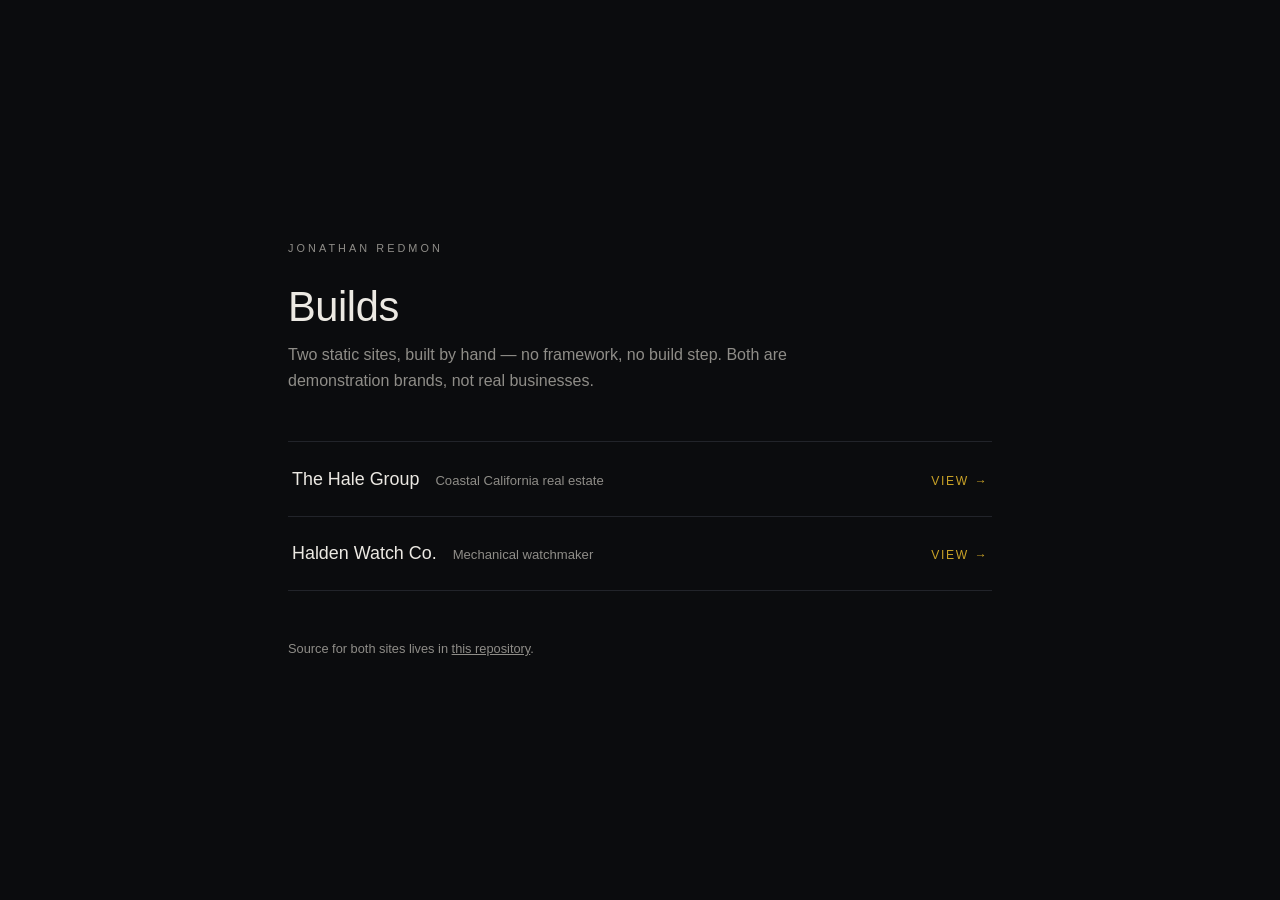
<file: index.html>
<!doctype html>
<meta charset="utf-8">
<meta name="viewport" content="width=device-width,initial-scale=1">
<title>Builds — Jonathan Redmon</title>
<meta name="description" content="Live portfolio builds. Two hand-built static sites, no frameworks, no build step.">
<meta name="robots" content="noindex">
<link rel="icon" href="data:image/svg+xml,%3Csvg xmlns='http://www.w3.org/2000/svg' viewBox='0 0 32 32'%3E%3Crect width='32' height='32' fill='%230b0c0e'/%3E%3Cpath d='M8 22V10h3l5 8 5-8h3v12' stroke='%23c9a227' stroke-width='2' fill='none'/%3E%3C/svg%3E">
<style>
  :root{--bg:#0b0c0e;--tx:#ece9e3;--tx2:#8f8d88;--line:#22242a;--accent:#c9a227}
  *{box-sizing:border-box}
  body{margin:0;background:var(--bg);color:var(--tx);
    font:400 16px/1.6 ui-sans-serif,-apple-system,"Segoe UI",Helvetica,Arial,sans-serif;
    -webkit-font-smoothing:antialiased;display:flex;align-items:center;justify-content:center;
    min-height:100vh;min-height:100dvh;padding:8vh 6vw}
  main{width:100%;max-width:44rem}
  .eyebrow{font-size:.68rem;letter-spacing:.28em;text-transform:uppercase;color:var(--tx2);margin:0 0 1.6rem}
  h1{font-size:clamp(1.7rem,5vw,2.6rem);line-height:1.15;font-weight:500;margin:0 0 .7rem;letter-spacing:-.01em}
  .lede{color:var(--tx2);margin:0 0 3rem;max-width:34rem}
  ul{list-style:none;margin:0;padding:0;border-top:1px solid var(--line)}
  li{border-bottom:1px solid var(--line)}
  a.build{display:flex;flex-wrap:wrap;align-items:baseline;gap:.4rem 1rem;
    padding:1.4rem .25rem;color:inherit;text-decoration:none;transition:padding-left .35s cubic-bezier(.23,1,.32,1)}
  a.build:hover,a.build:focus-visible{padding-left:.85rem}
  a.build:focus-visible{outline:2px solid var(--accent);outline-offset:3px}
  .name{font-size:1.12rem;font-weight:500}
  .kind{color:var(--tx2);font-size:.82rem;flex:1 1 auto}
  .go{color:var(--accent);font-size:.76rem;letter-spacing:.14em;text-transform:uppercase;white-space:nowrap}
  footer{margin-top:3rem;color:var(--tx2);font-size:.8rem}
  footer a{color:var(--tx2)}
</style>
<main>
  <p class="eyebrow">Jonathan Redmon</p>
  <h1>Builds</h1>
  <p class="lede">Two static sites, built by hand — no framework, no build step. Both are
    demonstration brands, not real businesses.</p>
  <ul>
    <li><a class="build" href="hale-group/">
      <span class="name">The Hale Group</span>
      <span class="kind">Coastal California real estate</span>
      <span class="go">View &rarr;</span></a></li>
    <li><a class="build" href="halden-watch/">
      <span class="name">Halden Watch Co.</span>
      <span class="kind">Mechanical watchmaker</span>
      <span class="go">View &rarr;</span></a></li>
  </ul>
  <footer>Source for both sites lives in
    <a href="https://github.com/jredmon07-ship-it/builds-live">this repository</a>.</footer>
</main>
</file>
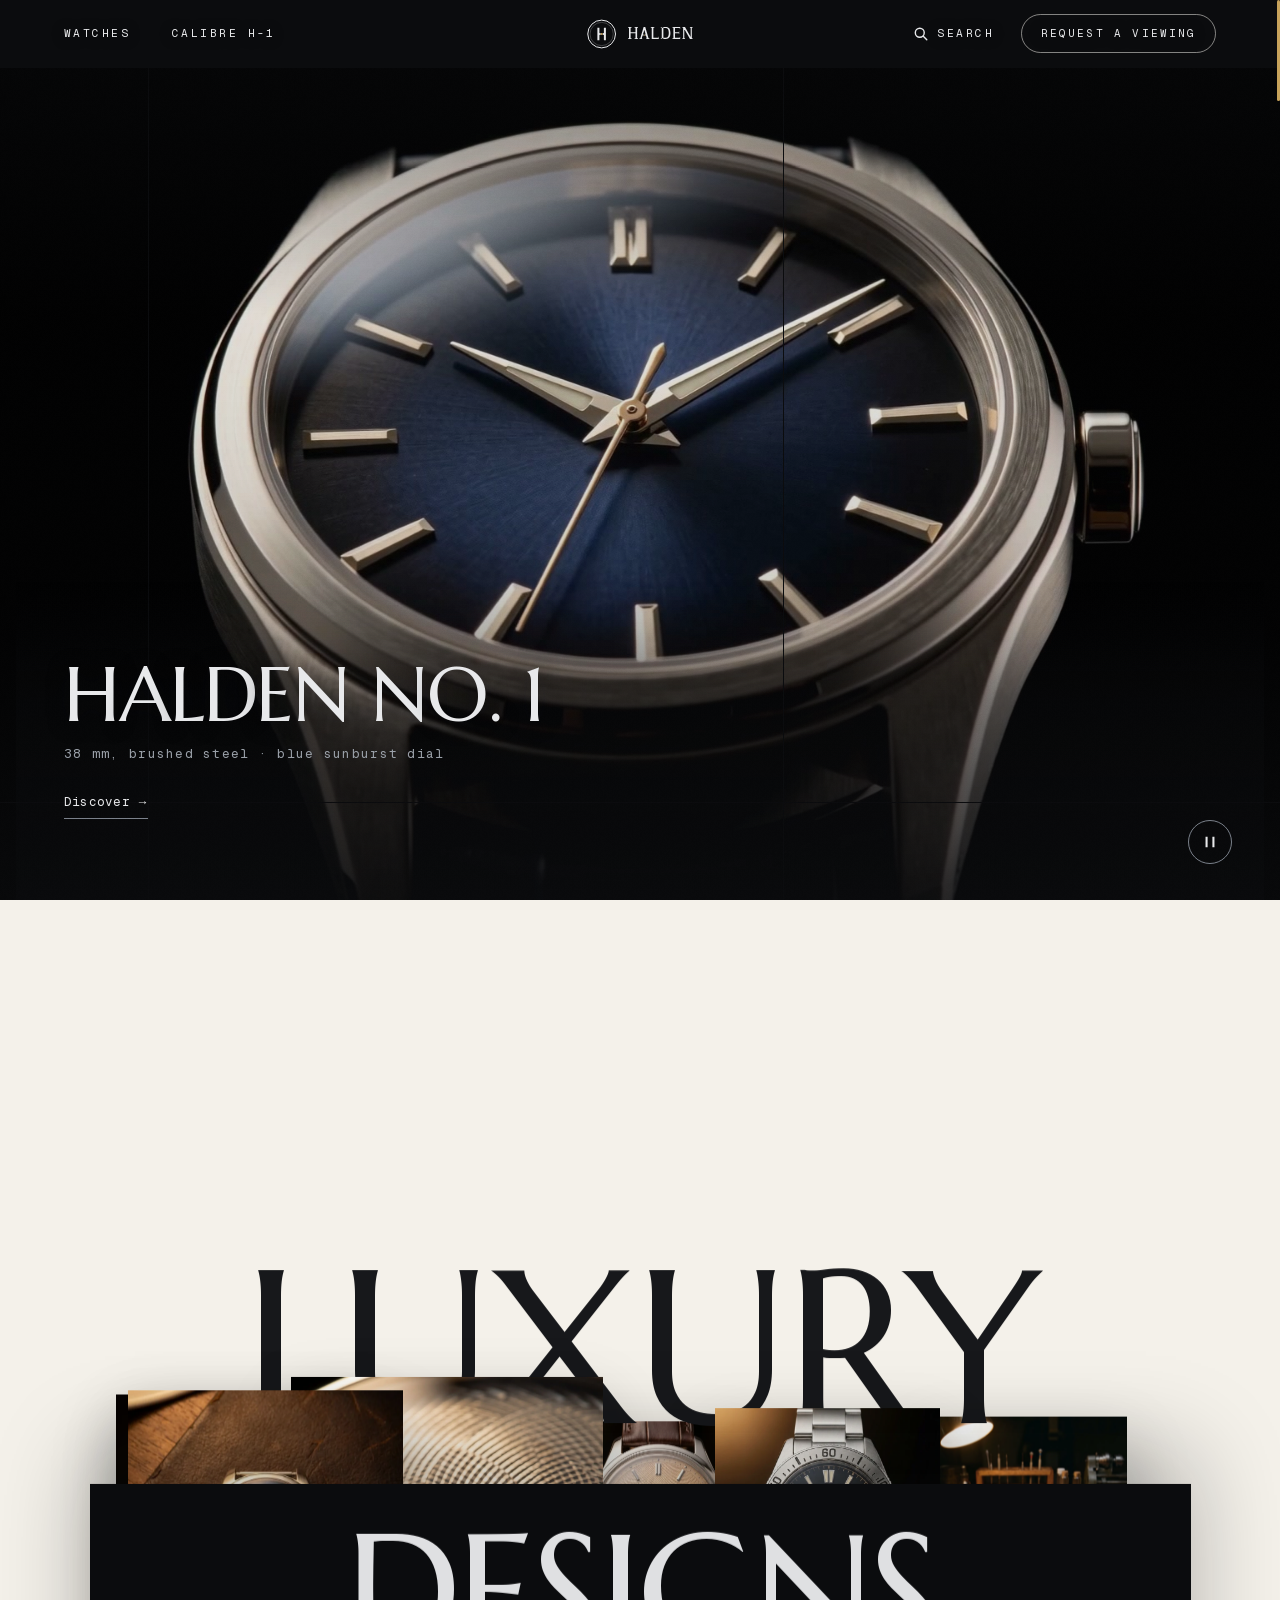
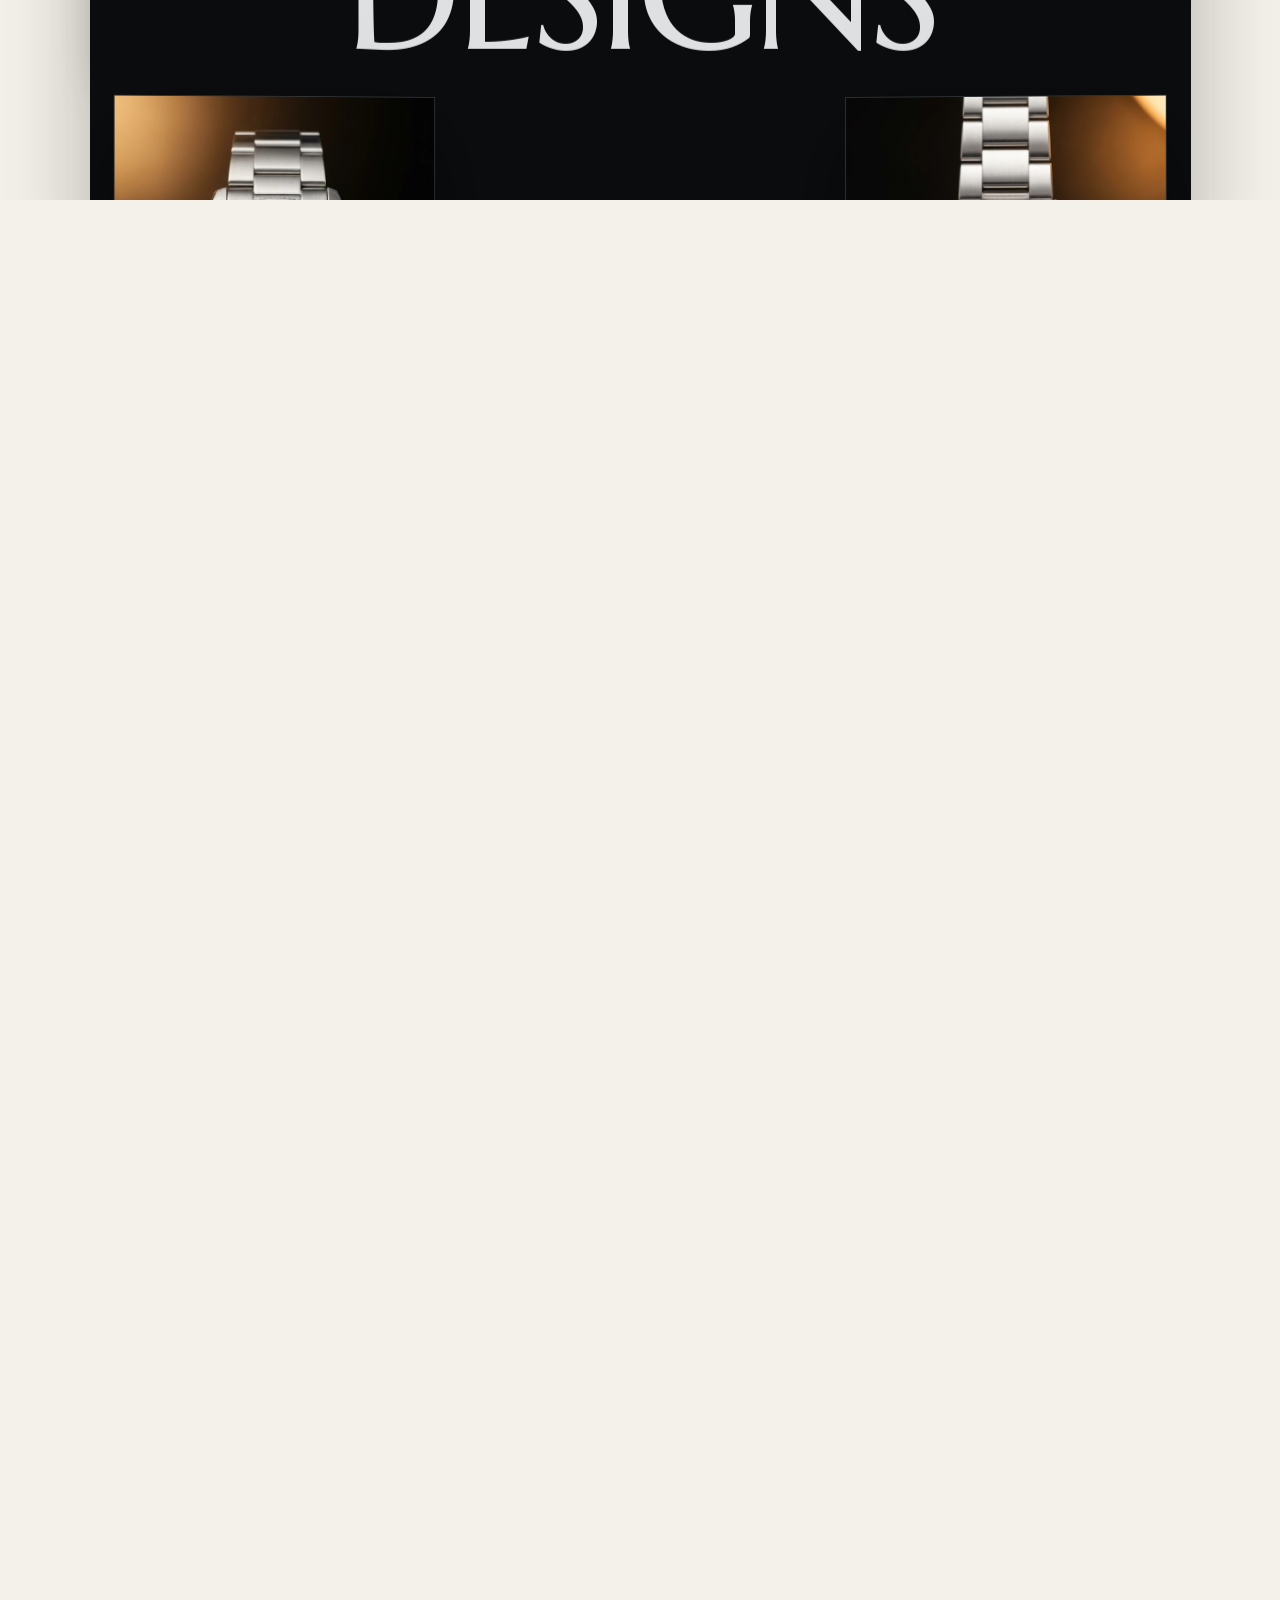
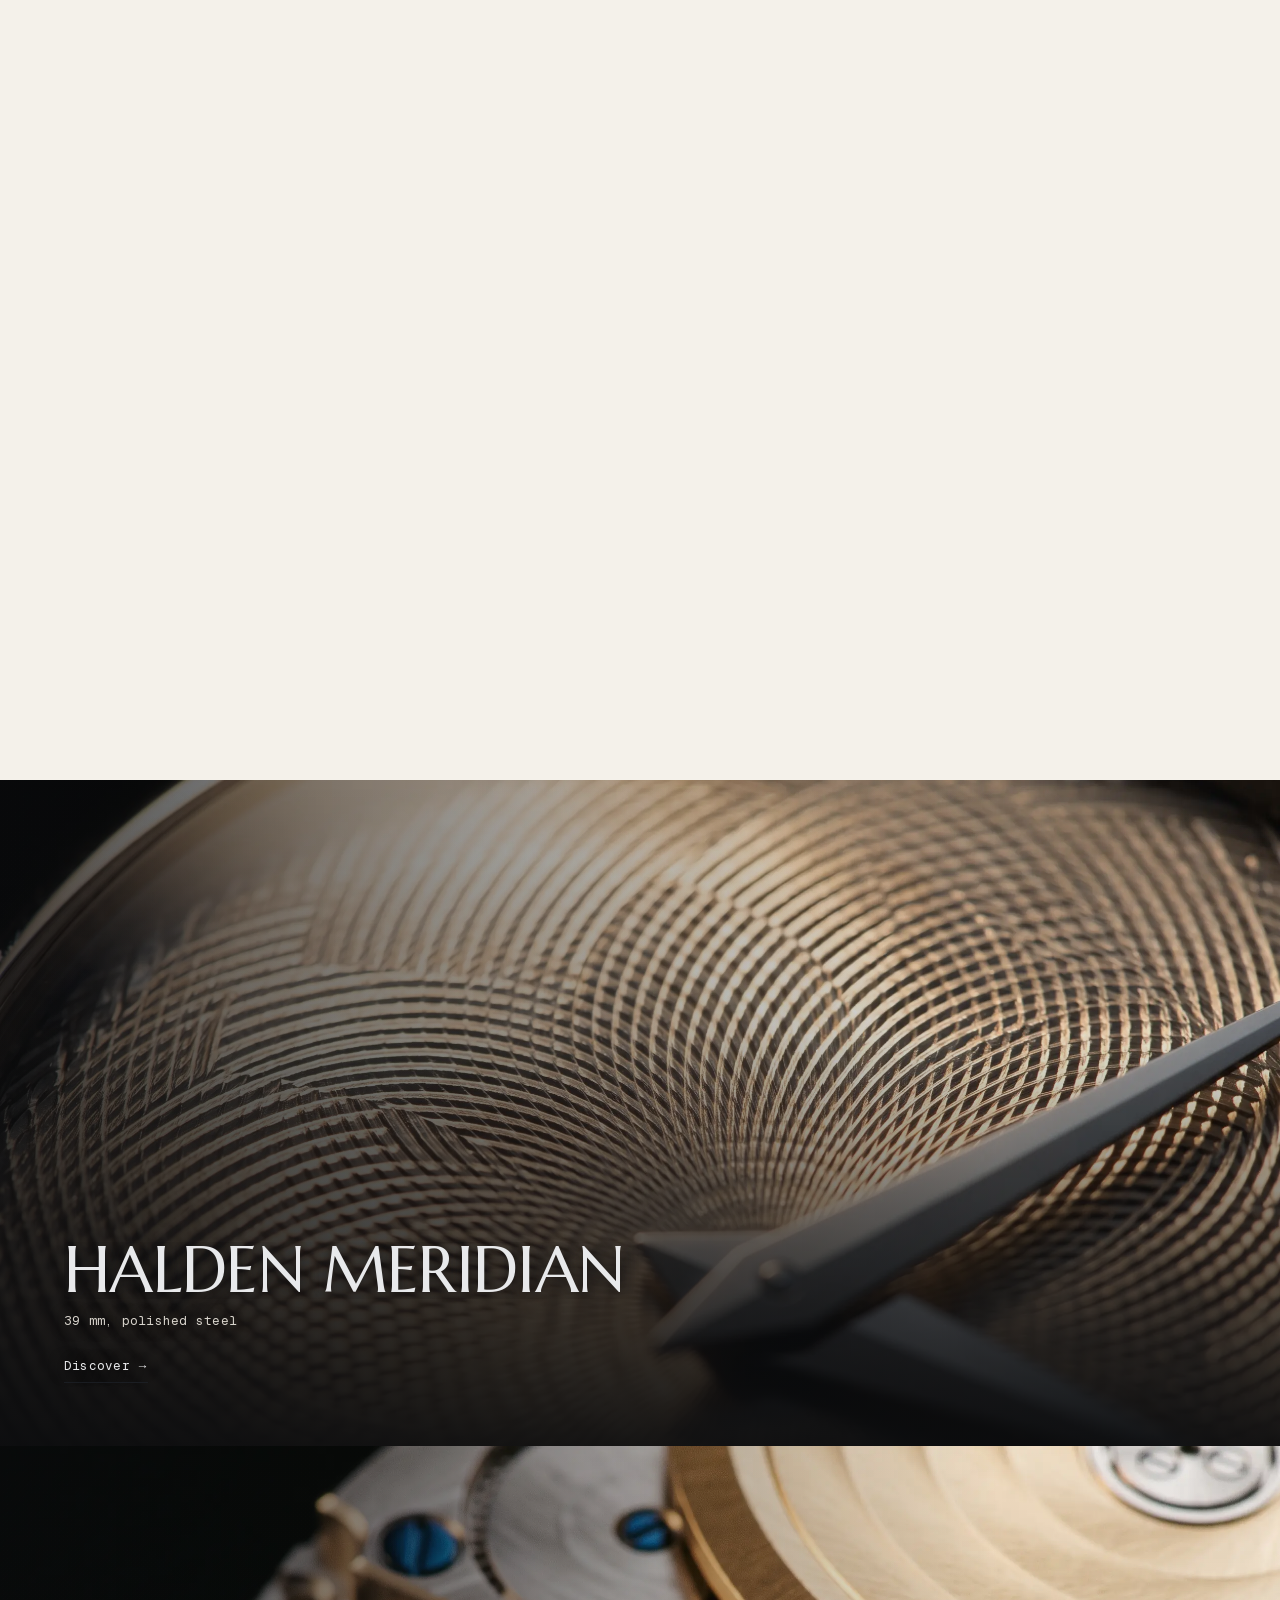
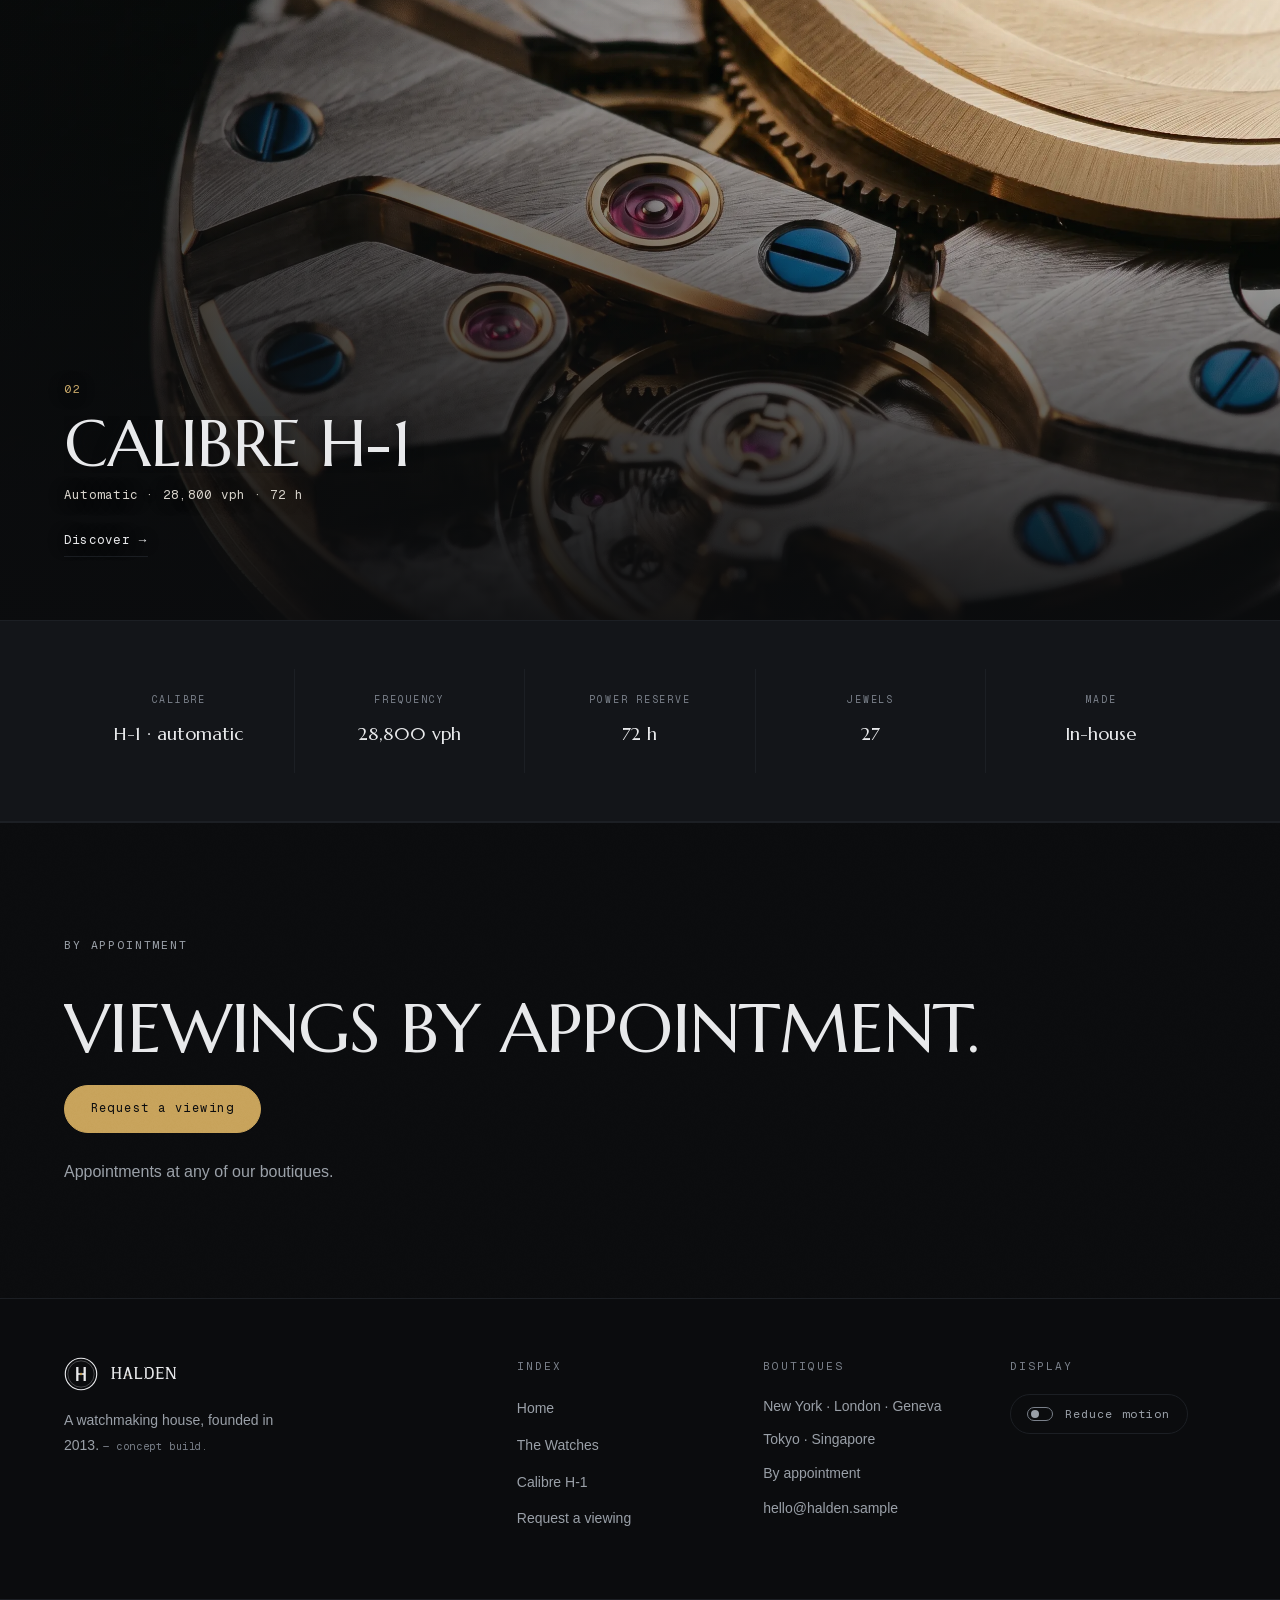
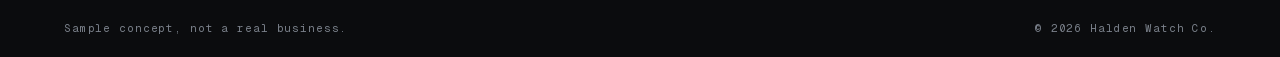
<file: halden-watch/index.html>
<!DOCTYPE html>
<html lang="en" class="no-js">
<head>
<meta charset="utf-8">
<meta name="viewport" content="width=device-width, initial-scale=1">
<title>Halden Watch Co. — Luxury mechanical watches</title>
<meta name="description" content="Halden makes luxury mechanical watches. Five references built on the in-house Calibre H-1, in numbered series, shown at our boutiques by appointment.">
<link rel="canonical" href="https://halden.sample/">
<meta name="theme-color" content="#FFFFFF">
<meta property="og:type" content="website">
<meta property="og:site_name" content="Halden Watch Co.">
<meta property="og:url" content="https://halden.sample/">
<meta property="og:title" content="Halden Watch Co. — Luxury mechanical watches">
<meta property="og:description" content="Luxury mechanical watches. Five references on the in-house Calibre H-1, shown at our boutiques by appointment.">
<meta property="og:image" content="https://halden.sample/assets/og.jpg">
<meta property="og:image:width" content="1200">
<meta property="og:image:height" content="630">
<meta property="og:image:alt" content="Halden No. 1 in close-up: blue sunburst dial, dauphine hands, a champagne seconds hand, brushed steel on a near-black ground.">
<meta name="twitter:card" content="summary_large_image">
<meta name="twitter:title" content="Halden Watch Co. — Luxury mechanical watches">
<meta name="twitter:description" content="Luxury mechanical watches. Five references on the in-house Calibre H-1, shown at our boutiques by appointment.">
<meta name="twitter:image" content="https://halden.sample/assets/og.jpg">
<script>document.documentElement.classList.remove('no-js');document.documentElement.classList.add('js');</script>
<link rel="icon" type="image/svg+xml" href="assets/img/favicon.svg">
<link rel="alternate icon" type="image/png" sizes="32x32" href="assets/img/favicon-32.png">
<link rel="apple-touch-icon" sizes="180x180" href="assets/img/apple-touch-icon.png">
<link rel="preload" href="assets/fonts/halden-display.woff2" as="font" type="font/woff2" crossorigin>
<link rel="preload" href="assets/fonts/halden-mono.woff2" as="font" type="font/woff2" crossorigin>
<link rel="stylesheet" href="assets/tokens.css">
<link rel="stylesheet" href="assets/main.css">
<link rel="stylesheet" href="assets/watch.css">
<script src="assets/main.js" defer></script>
<script type="application/ld+json">
{
  "@context": "https://schema.org",
  "@graph": [
    {
      "@type": "Organization",
      "@id": "https://halden.sample/#org",
      "name": "Halden Watch Co.",
      "url": "https://halden.sample/",
      "email": "hello@halden.sample",
      "description": "Watchmaking house building automatic mechanical watches on the in-house Calibre H-1. Five references in numbered series, shown at the house's boutiques by appointment.",
      "disambiguatingDescription": "Sample concept build — not a real business.",
      "brand": { "@id": "https://halden.sample/#brand" },
      "logo": "https://halden.sample/assets/img/apple-touch-icon.png"
    },
    {
      "@type": "Brand",
      "@id": "https://halden.sample/#brand",
      "name": "Halden",
      "slogan": "Every Halden is built on the house's own Calibre H-1.",
      "logo": "https://halden.sample/assets/img/apple-touch-icon.png"
    },
    {
      "@type": "WebSite",
      "@id": "https://halden.sample/#site",
      "url": "https://halden.sample/",
      "name": "Halden Watch Co.",
      "publisher": { "@id": "https://halden.sample/#org" },
      "inLanguage": "en"
    }
  ]
}
</script>
</head>
<body class="has-film">

<a class="skip" href="#main">Skip to content</a>

<header class="hdr" data-hdr>
  <div class="hdr__in">
    <button class="hdr__burger" type="button" data-menu-btn aria-expanded="false" aria-controls="menu-pane">
      <span class="bars" aria-hidden="true"><i></i><i></i></span>Menu
    </button>
    <a class="hdr__mark" href="index.html" aria-label="Halden Watch Co., home">
      <!-- Halden marks: hand-drawn monogram seal + engraved logotype; the A carries the pallet jewel -->
      <svg class="seal" viewBox="0 0 48 48" fill="none" aria-hidden="true" focusable="false"><circle cx="24" cy="24" r="22.2" stroke="currentColor" stroke-width="1.6"/><circle cx="24" cy="24" r="18.6" stroke="currentColor" stroke-width="0.7" opacity="0.55"/><path d="M17.2 14h3.2v20h-3.2ZM27.6 14h3.2v20h-3.2ZM20.4 22.9h1.9v2.2h-1.9ZM25.7 22.9h1.9v2.2h-1.9Z" fill="currentColor"/><path d="M20.4 22.9h1.6v2.2h-1.6ZM26 22.9h1.6v2.2h-1.6Z" fill="currentColor"/><circle cx="24" cy="24" r="1.7" fill="#C8A35B"/></svg>
      <svg class="word" viewBox="0 0 242 48" fill="none" aria-hidden="true" focusable="false"><path d="M5 0H11V44H5ZM29 0H35V44H29ZM1.6 0H14.4V2.4H1.6ZM1.6 41.6H14.4V44H1.6ZM25.6 0H38.4V2.4H25.6ZM25.6 41.6H38.4V44H25.6ZM11 19H29V23H11Z" fill="currentColor"/><path d="M58.9 0L65.1 0L51.2 44L46 44ZM58.9 0L65.1 0L78 44L71.2 44ZM54.4 28L59.5 28L59.5 31.6L53.77 31.6ZM64.5 28L68.58 28L69.08 31.6L64.5 31.6ZM43.6 41.6H53.6V44H43.6ZM68.8 41.6H80.4V44H68.8Z" fill="currentColor"/><circle cx="62" cy="29.8" r="2.05" fill="#C8A35B"/><path d="M89 0H95V44H89ZM85.6 0H98.4V2.4H85.6ZM89 40H115V44H89ZM113.6 36H115V44H113.6Z" fill="currentColor"/><path d="M126 0H141C153.5 0 158 8.5 158 22C158 35.5 153.5 44 141 44H126ZM132 4H140.5C148.5 4 152 11 152 22C152 33 148.5 40 140.5 40H132ZM122.6 0H132V2.4H122.6ZM122.6 41.6H132V44H122.6Z" fill="currentColor" fill-rule="evenodd"/><path d="M169 0H175V44H169ZM165.6 0H178.4V2.4H165.6ZM165.6 41.6H178.4V44H165.6ZM169 0H194V4H169ZM192.6 0H194V7.5H192.6ZM169 19.4H190.5V23H169ZM189.2 16.8H190.5V25.6H189.2ZM169 40H194V44H169ZM192.6 36.5H194V44H192.6Z" fill="currentColor"/><path d="M205 0H209.2V44H205ZM232.8 0H237V44H232.8ZM205 0L211.8 0L237 44L230.2 44ZM202.2 0H212V2.4H202.2ZM202.2 41.6H212V44H202.2ZM230 0H239.8V2.4H230ZM230 41.6H239.8V44H230Z" fill="currentColor"/></svg>
      <span class="visually-hidden">Halden Watch Co.</span>
    </a>
    <nav class="hdr__nav" aria-label="Primary">
      <div class="hdr__group" data-wnav>
        <a href="collection.html">Watches</a>
        <div class="wpanel">
          <div class="wpanel__in">
            <a class="wpanel__item" href="collection.html#no1">
              <img src="assets/img/s10-no1-front.webp" width="720" height="965" loading="eager" alt="">
              <span class="nm">Halden No. 1</span>
              <span class="dl">38 mm · blue sunburst</span>
            </a>
            <a class="wpanel__item" href="collection.html#meridian">
              <img src="assets/img/s11-meridian-front.webp" width="720" height="965" loading="eager" alt="">
              <span class="nm">Halden Meridian</span>
              <span class="dl">39 mm · champagne guilloché</span>
            </a>
            <a class="wpanel__item" href="collection.html#field">
              <img src="assets/img/s12-field-front.webp" width="720" height="965" loading="eager" alt="">
              <span class="nm">Halden Field</span>
              <span class="dl">36 mm · salmon</span>
            </a>
            <a class="wpanel__item" href="collection.html#tide">
              <img src="assets/img/s15-tide-front.webp" width="720" height="965" loading="eager" alt="">
              <span class="nm">Halden Tide</span>
              <span class="dl">40 mm · black · diver</span>
            </a>
            <a class="wpanel__item" href="collection.html#crossing">
              <img src="assets/img/s16-crossing-front.webp" width="720" height="965" loading="eager" alt="">
              <span class="nm">Halden Crossing</span>
              <span class="dl">39 mm · navy · dual time</span>
            </a>
            <a class="wpanel__all" href="collection.html">The full collection <span class="arr" aria-hidden="true">&rarr;</span></a>
          </div>
        </div>
      </div>
      <a href="movement.html">Calibre H-1</a>
    </nav>
    <div class="hdr__util">
      <button class="hdr__searchbtn" type="button" data-search-btn aria-expanded="false" aria-controls="search-pane">
        <svg class="i-mag" viewBox="0 0 16 16" width="14" height="14" aria-hidden="true" focusable="false"><circle cx="6.6" cy="6.6" r="5.1" fill="none" stroke="currentColor" stroke-width="1.6"/><path d="m10.6 10.6 4 4" stroke="currentColor" stroke-width="1.6" stroke-linecap="round"/></svg>
        <span class="hdr__searchlbl">Search</span>
      </button>
      <a class="pill hdr__cta" href="contact.html">Request a viewing</a>
    </div>
  </div>
</header>

<!-- W5 (owner): the search panel — Rolex-style site search, dropped from the bar.
     JS-only (the button is hidden without JS); the index lives in main.js. -->
<div class="spanel" id="search-pane" data-search hidden>
  <div class="spanel__in">
    <form class="spanel__form" role="search" data-search-form>
      <svg class="i-mag" viewBox="0 0 16 16" width="14" height="14" aria-hidden="true" focusable="false"><circle cx="6.6" cy="6.6" r="5.1" fill="none" stroke="currentColor" stroke-width="1.6"/><path d="m10.6 10.6 4 4" stroke="currentColor" stroke-width="1.6" stroke-linecap="round"/></svg>
      <input class="spanel__input" type="search" name="q" placeholder="Search the house" aria-label="Search Halden Watch Co." autocomplete="off" data-search-input>
      <button class="spanel__close" type="button" data-search-close aria-label="Close search">
        <svg viewBox="0 0 14 14" width="14" height="14" aria-hidden="true" focusable="false"><path d="M1 1l12 12M13 1L1 13" stroke="currentColor" stroke-width="1.6" stroke-linecap="round"/></svg>
      </button>
    </form>
    <p class="spanel__label" data-search-label>Popular on this site</p>
    <ul class="spanel__results" data-search-results></ul>
  </div>
</div>

<div class="menu" id="menu-pane" data-menu hidden>
  <div class="menu__scrim" data-menu-close aria-hidden="true"></div>
  <div class="menu__panel" tabindex="-1">
    <nav aria-label="Menu">
      <ul>
        <li><a class="big" href="index.html" aria-current="page">Home</a></li>
        <li>
          <a class="big" href="collection.html">Watches</a>
          <ul class="menu__watches">
            <li><a href="collection.html#no1"><img src="assets/img/s10-no1-front.webp" width="720" height="965" loading="lazy" alt="">No. 1</a></li>
            <li><a href="collection.html#meridian"><img src="assets/img/s11-meridian-front.webp" width="720" height="965" loading="lazy" alt="">Meridian</a></li>
            <li><a href="collection.html#field"><img src="assets/img/s12-field-front.webp" width="720" height="965" loading="lazy" alt="">Field</a></li>
            <li><a href="collection.html#tide"><img src="assets/img/s15-tide-front.webp" width="720" height="965" loading="lazy" alt="">Tide</a></li>
            <li><a href="collection.html#crossing"><img src="assets/img/s16-crossing-front.webp" width="720" height="965" loading="lazy" alt="">Crossing</a></li>
          </ul>
        </li>
        <li><a class="big" href="movement.html">Calibre H-1</a></li>
        <li><a class="big" href="contact.html">Request a viewing</a></li>
      </ul>
    </nav>
    <p class="menu__foot">Our boutiques, by appointment · hello@halden.sample</p>
  </div>
</div>


<main id="main">

<!-- ============ 01 · THE FILM (Vanguart moment, Omega manners) ============ -->
<section class="film grain" data-film>
  <div class="film__fix">
    <div class="film__media">
      <picture>
        <source media="(max-width: 768px)" srcset="assets/img/hero-poster-9x16.jpg">
        <img class="film__poster" src="assets/img/hero-poster.jpg" fetchpriority="high"
             alt="Halden No. 1 in close-up: a blue sunburst dial falling to near-black, polished dauphine hands at ten past ten, a champagne seconds hand, brushed steel case against a black ground.">
      </picture>
      <video class="film__vid" muted playsinline loop preload="none"
             poster="assets/img/hero-poster.jpg"
             data-src="assets/video/hero-16x9.mp4"
             data-src-portrait="assets/video/hero-9x16.mp4"
             aria-hidden="true" tabindex="-1"></video>
    </div>
    <div class="film__scrim" aria-hidden="true"></div>
    <div class="film__copy">
      <!-- R61 (owner): the wordmark is already in the header; repeating the house
           name above the watch name was saying it twice. -->
      <!-- R60 (owner, Omega reference): their opener is a SPECIFIC watch, not a
           category statement — "Speedmaster 38 mm | Explore a Smaller Size" and a
           Discover. "Luxury mechanical watches, made in-house" was a category.
           It names No. 1 because that is the watch the hero film actually shows;
           naming any other reference would put the wrong watch under the words. -->
      <h1 class="display" data-reveal="chars">Halden No. 1</h1>
      <p class="film__spec" data-reveal="block">38 mm, brushed steel &middot; blue sunburst dial</p>
      <a class="tlink" href="collection.html#no1">Discover <span class="arr" aria-hidden="true">&rarr;</span></a>
    </div>
    <button class="film__pause" type="button" data-film-pause aria-pressed="false" aria-label="Pause the film">
      <svg class="i-pause" viewBox="0 0 14 14" width="12" height="12" aria-hidden="true"><path d="M3 1v12M11 1v12" stroke="currentColor" stroke-width="2.4"/></svg>
      <svg class="i-play" viewBox="0 0 14 14" width="12" height="12" aria-hidden="true"><path d="M3 1.5v11l9-5.5Z" fill="currentColor"/></svg>
    </button>
  </div>
</section>

<!-- ============ IN HOUSE — the page holds while the plates rise ===========
     R95 (owner): the section PINS. The word stays put and the square plates climb
     up through it from below the fold, each starting at its own point in the
     scroll so they arrive one after another rather than as a sheet. The page only
     moves on once they have passed. Without JS, or under reduced motion, it is a
     single static screen with the plates simply placed. -->
<section class="stack g-paper" data-stack aria-labelledby="scatter-t">
 <div class="stack__pin">
  <div class="scatter__stage" data-stack-under>
    <h2 class="scatter__word" id="scatter-t">Luxury</h2>
    <div class="scatter__field">
        <figure class="scatter__p scatter__p--a" data-rise="0.00">
          <img src="assets/img/s13-no1-quarter.webp" alt="Halden No. 1 at three-quarters, the blue sunburst dial under a low light." width="900" height="900" loading="lazy">
        </figure>
        <figure class="scatter__p scatter__p--b" data-rise="0.11">
          <img src="assets/img/s9-movement-holders.webp" alt="Movements resting in brass holders on the bench between timing runs." width="900" height="900" loading="lazy">
        </figure>
        <figure class="scatter__p scatter__p--e" data-rise="0.22">
          <img src="assets/img/s11-meridian-front.webp" alt="Halden Meridian, straight on: champagne guilloche dial, polished steel case." width="900" height="900" loading="lazy">
        </figure>
        <figure class="scatter__p scatter__p--c" data-rise="0.33">
          <img src="assets/img/s5-meridian-dial-macro.webp" alt="The Meridian's guilloche field in macro, engine-turned to the edge." width="900" height="900" loading="lazy">
        </figure>
        <figure class="scatter__p scatter__p--f" data-rise="0.44">
          <img src="assets/img/s15-tide-front.webp" alt="Halden Tide, straight on: black dial, brushed steel case." width="900" height="900" loading="lazy">
        </figure>
        <figure class="scatter__p scatter__p--d" data-rise="0.56">
          <img src="assets/img/s14-no1-bench.webp" alt="Halden No. 1 on the bench beside a loupe and tweezers." width="900" height="900" loading="lazy">
        </figure>
    </div>
  </div>

  <!-- ============ DESIGNS — the panel that pushes =======================
       R110 (owner): "the luxury doesnt move until the square with the new
       watches hits the bottom ... the luxury gets pushed up by the new watches
       square". So NEW is no longer a section that scrolls over the top of the
       statement — it is a panel inside the same pinned stage. It rises from
       below the fold and the statement is translated up by exactly the amount
       the panel has risen, so the two edges stay glued and the panel physically
       carries the word off the top. It is inset left and right so the cream page
       still shows down both sides as it climbs. The two watches then close in
       from the sides, after the push has finished. -->
  <div class="closer__panel" data-stack-over>
   <section class="closer__stage" aria-labelledby="closer-t">
    <h2 class="closer__word" id="closer-t">Designs</h2>
    <a class="closer__card closer__card--l" href="collection.html#tide" data-close-l>
      <figure class="closer__fig"><img src="assets/img/s15-tide-front.webp" alt="Halden Tide, straight on: black dial, brushed steel case." width="720" height="965" loading="lazy"></figure>
      <span class="closer__meta"><b>Halden Tide</b><i>40 mm, brushed steel</i></span>
    </a>
    <a class="closer__card closer__card--r" href="collection.html#crossing" data-close-r>
      <figure class="closer__fig"><img src="assets/img/s16-crossing-front.webp" alt="Halden Crossing, straight on: navy dial, polished steel case." width="720" height="965" loading="lazy"></figure>
      <span class="closer__meta"><b>Halden Crossing</b><i>39 mm, polished steel</i></span>
    </a>
   </section>
  </div>
 </div>
</section>



<!-- R53 (owner): the numbered "01 — The house" chapter is CUT. With its copy
     trimmed it was one short column against an empty right half, and it restated
     the film headline ("made in-house") and section 03. Its one genuinely
     concrete line — the five-position timing — moves into the Calibre chapter,
     which has an image and a spec table to carry it. -->


<!-- R55 (owner, Omega reference): Omega breaks its homepage with a full-bleed
     feature — one image, a product name, a qualifier, a single CTA. Halden ran
     hero -> carousel -> chapter -> chapter with no change of gear. This is the
     break: type over image, nothing explained. -->
<section class="fband" aria-labelledby="fband-title">
  <img class="fband__img" src="assets/img/s5-meridian-dial-macro.webp" alt="The Halden Meridian dial in macro: a champagne guilloche field under polished dauphine hands." width="1600" height="1067" loading="lazy">
  <div class="fband__copy">
    <h2 class="fband__t" id="fband-title" data-reveal="lines">Halden Meridian</h2>
    <p class="fband__s" data-reveal="block">39 mm, polished steel</p>
    <a class="tlink" href="collection.html#meridian">Discover <span class="arr" aria-hidden="true">&rarr;</span></a>
  </div>
</section>


<!-- R77 (owner): the manufacture chapter is off the homepage — founding dates
     are not what a visitor came for. The Calibre page still carries the record. -->




<!-- ============ 06 · THE BOUTIQUES ============ -->
<!-- R78 (owner): the Calibre sits above the locations now — the
     watches lead, the movement closes.  -->
<!-- ============ 04 · CALIBRE H-1 (full-bleed, then a centred spec strip) ====
     R57 (owner): every chapter was the same photo-beside-a-paragraph block, which
     is exactly why this read like the other site. Omega does not do that — it runs
     a full-bleed image with a name and one CTA over it, and puts specification in
     its own centred strip. Rebuilt to that. -->
<section class="fband fband--tall" aria-labelledby="cal-title">
  <img class="fband__img" src="assets/img/s6-movement-macro-a.webp" width="2752" height="1536" loading="lazy"
       alt="Macro of the Calibre H-1: German-silver bridges under Geneva striping, ruby jewels in gold chatons, blued screws, the champagne rotor edge entering the frame.">
  <div class="fband__copy">
    <p class="kicker" data-reveal="block">02</p>
    <h2 class="fband__t" id="cal-title" data-reveal="lines">Calibre H-1</h2>
    <p class="fband__s" data-reveal="block">Automatic · 28,800 vph · 72 h</p>
    <a class="tlink" href="movement.html">Discover <span class="arr" aria-hidden="true">&rarr;</span></a>
  </div>
</section>

<section class="specstrip">
  <div class="shell">
    <dl class="specrow" data-reveal="block">
      <div><dt>Calibre</dt><dd>H-1 · automatic</dd></div>
      <div><dt>Frequency</dt><dd>28,800 vph</dd></div>
      <div><dt>Power reserve</dt><dd>72 h</dd></div>
      <div><dt>Jewels</dt><dd>27</dd></div>
      <div><dt>Made</dt><dd>In-house</dd></div>
    </dl>
  </div>
</section>

<!-- R97 (owner): the boutique list is off the homepage. -->

<!-- ============ 07 · VIEWING BAND ============ -->

<section class="cta-band grain">
  <div class="shell in">
    <p class="kicker" data-reveal="block">By appointment</p>
    <h2 class="title" data-reveal="lines">Viewings by appointment.</h2>
    <a class="pill pill--solid" href="contact.html">Request a viewing</a>
    <p class="note" data-reveal="block">Appointments at any of our boutiques.</p>
  </div>
</section>

</main>

<footer class="ftr">
  <div class="ftr__grid">
    <div class="ftr__brand">
      <div class="lockup" aria-hidden="true"><svg class="seal" viewBox="0 0 48 48" fill="none" aria-hidden="true" focusable="false"><circle cx="24" cy="24" r="22.2" stroke="currentColor" stroke-width="1.6"/><circle cx="24" cy="24" r="18.6" stroke="currentColor" stroke-width="0.7" opacity="0.55"/><path d="M17.2 14h3.2v20h-3.2ZM27.6 14h3.2v20h-3.2ZM20.4 22.9h1.9v2.2h-1.9ZM25.7 22.9h1.9v2.2h-1.9Z" fill="currentColor"/><path d="M20.4 22.9h1.6v2.2h-1.6ZM26 22.9h1.6v2.2h-1.6Z" fill="currentColor"/><circle cx="24" cy="24" r="1.7" fill="#C8A35B"/></svg><svg class="word" viewBox="0 0 242 48" fill="none" aria-hidden="true" focusable="false"><path d="M5 0H11V44H5ZM29 0H35V44H29ZM1.6 0H14.4V2.4H1.6ZM1.6 41.6H14.4V44H1.6ZM25.6 0H38.4V2.4H25.6ZM25.6 41.6H38.4V44H25.6ZM11 19H29V23H11Z" fill="currentColor"/><path d="M58.9 0L65.1 0L51.2 44L46 44ZM58.9 0L65.1 0L78 44L71.2 44ZM54.4 28L59.5 28L59.5 31.6L53.77 31.6ZM64.5 28L68.58 28L69.08 31.6L64.5 31.6ZM43.6 41.6H53.6V44H43.6ZM68.8 41.6H80.4V44H68.8Z" fill="currentColor"/><circle cx="62" cy="29.8" r="2.05" fill="#C8A35B"/><path d="M89 0H95V44H89ZM85.6 0H98.4V2.4H85.6ZM89 40H115V44H89ZM113.6 36H115V44H113.6Z" fill="currentColor"/><path d="M126 0H141C153.5 0 158 8.5 158 22C158 35.5 153.5 44 141 44H126ZM132 4H140.5C148.5 4 152 11 152 22C152 33 148.5 40 140.5 40H132ZM122.6 0H132V2.4H122.6ZM122.6 41.6H132V44H122.6Z" fill="currentColor" fill-rule="evenodd"/><path d="M169 0H175V44H169ZM165.6 0H178.4V2.4H165.6ZM165.6 41.6H178.4V44H165.6ZM169 0H194V4H169ZM192.6 0H194V7.5H192.6ZM169 19.4H190.5V23H169ZM189.2 16.8H190.5V25.6H189.2ZM169 40H194V44H169ZM192.6 36.5H194V44H192.6Z" fill="currentColor"/><path d="M205 0H209.2V44H205ZM232.8 0H237V44H232.8ZM205 0L211.8 0L237 44L230.2 44ZM202.2 0H212V2.4H202.2ZM202.2 41.6H212V44H202.2ZM230 0H239.8V2.4H230ZM230 41.6H239.8V44H230Z" fill="currentColor"/></svg></div>
      <span class="visually-hidden">Halden Watch Co.</span>
      <p>A watchmaking house, founded in 2013. <span class="meta"> — concept build.</span></p>
    </div>
    <nav class="ftr__col" aria-label="Index">
      <h4>Index</h4>
      <ul>
        <li><a href="index.html">Home</a></li>
        <li><a href="collection.html">The Watches</a></li>
        <li><a href="movement.html">Calibre H-1</a></li>
        <li><a href="contact.html">Request a viewing</a></li>
      </ul>
    </nav>
    <div class="ftr__col">
      <h4>Boutiques</h4>
      <ul>
        <li><p>New York · London · Geneva</p></li>
        <li><p>Tokyo · Singapore</p></li>
        <li><p>By appointment</p></li>
        <li><a href="mailto:hello@halden.sample">hello@halden.sample</a></li>
      </ul>
    </div>
    <div class="ftr__col">
      <h4>Display</h4>
      <button type="button" class="motion-toggle" data-motion-toggle aria-pressed="false">
        <span class="sw" aria-hidden="true"></span>Reduce motion
      </button>
    </div>
  </div>
  <div class="ftr__legal">
    <div class="in">
      <span>Sample concept, not a real business.</span>
      <span>© 2026 Halden Watch Co.</span>
    </div>
  </div>
</footer>


  <!-- R70: custom scroll indicator, driven by the same rAF loop as the parallax -->
  <div class="sbar" aria-hidden="true"><i class="sbar__thumb"></i></div>
</body>
</html>
</file>
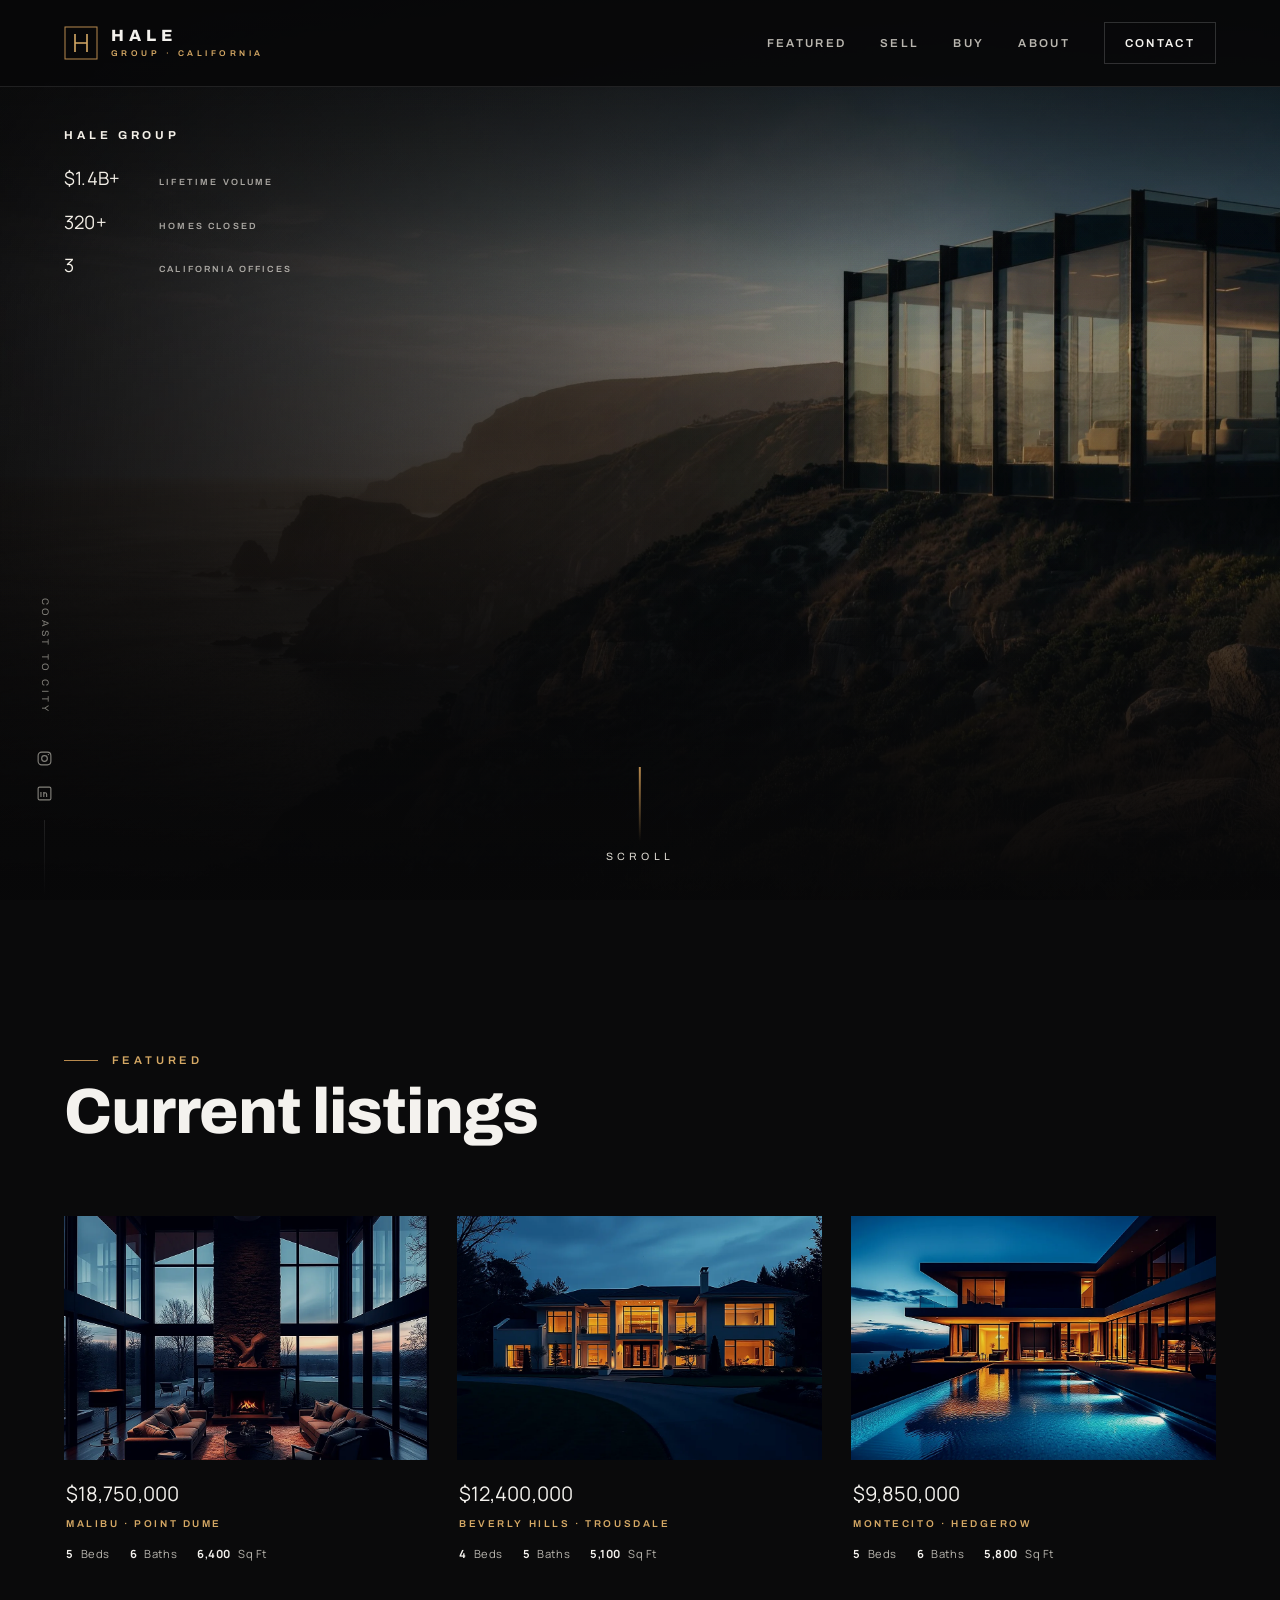
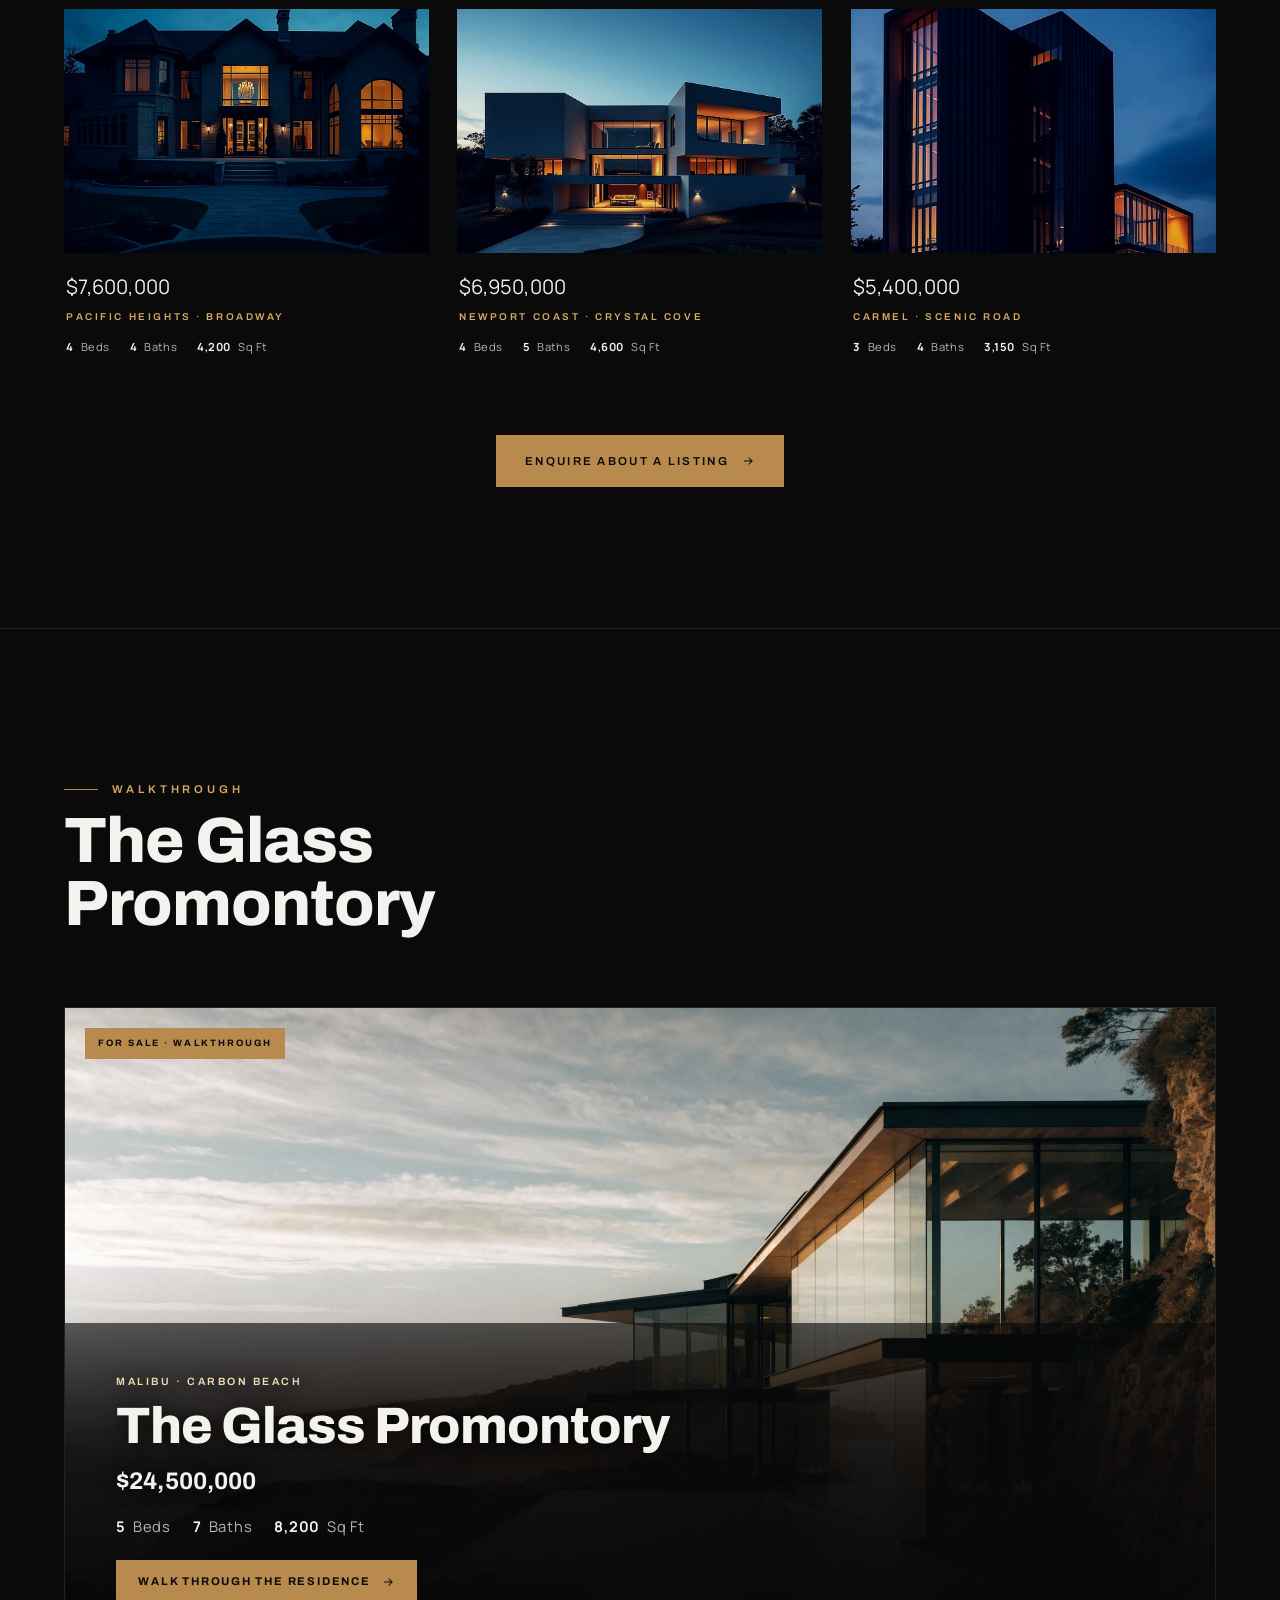
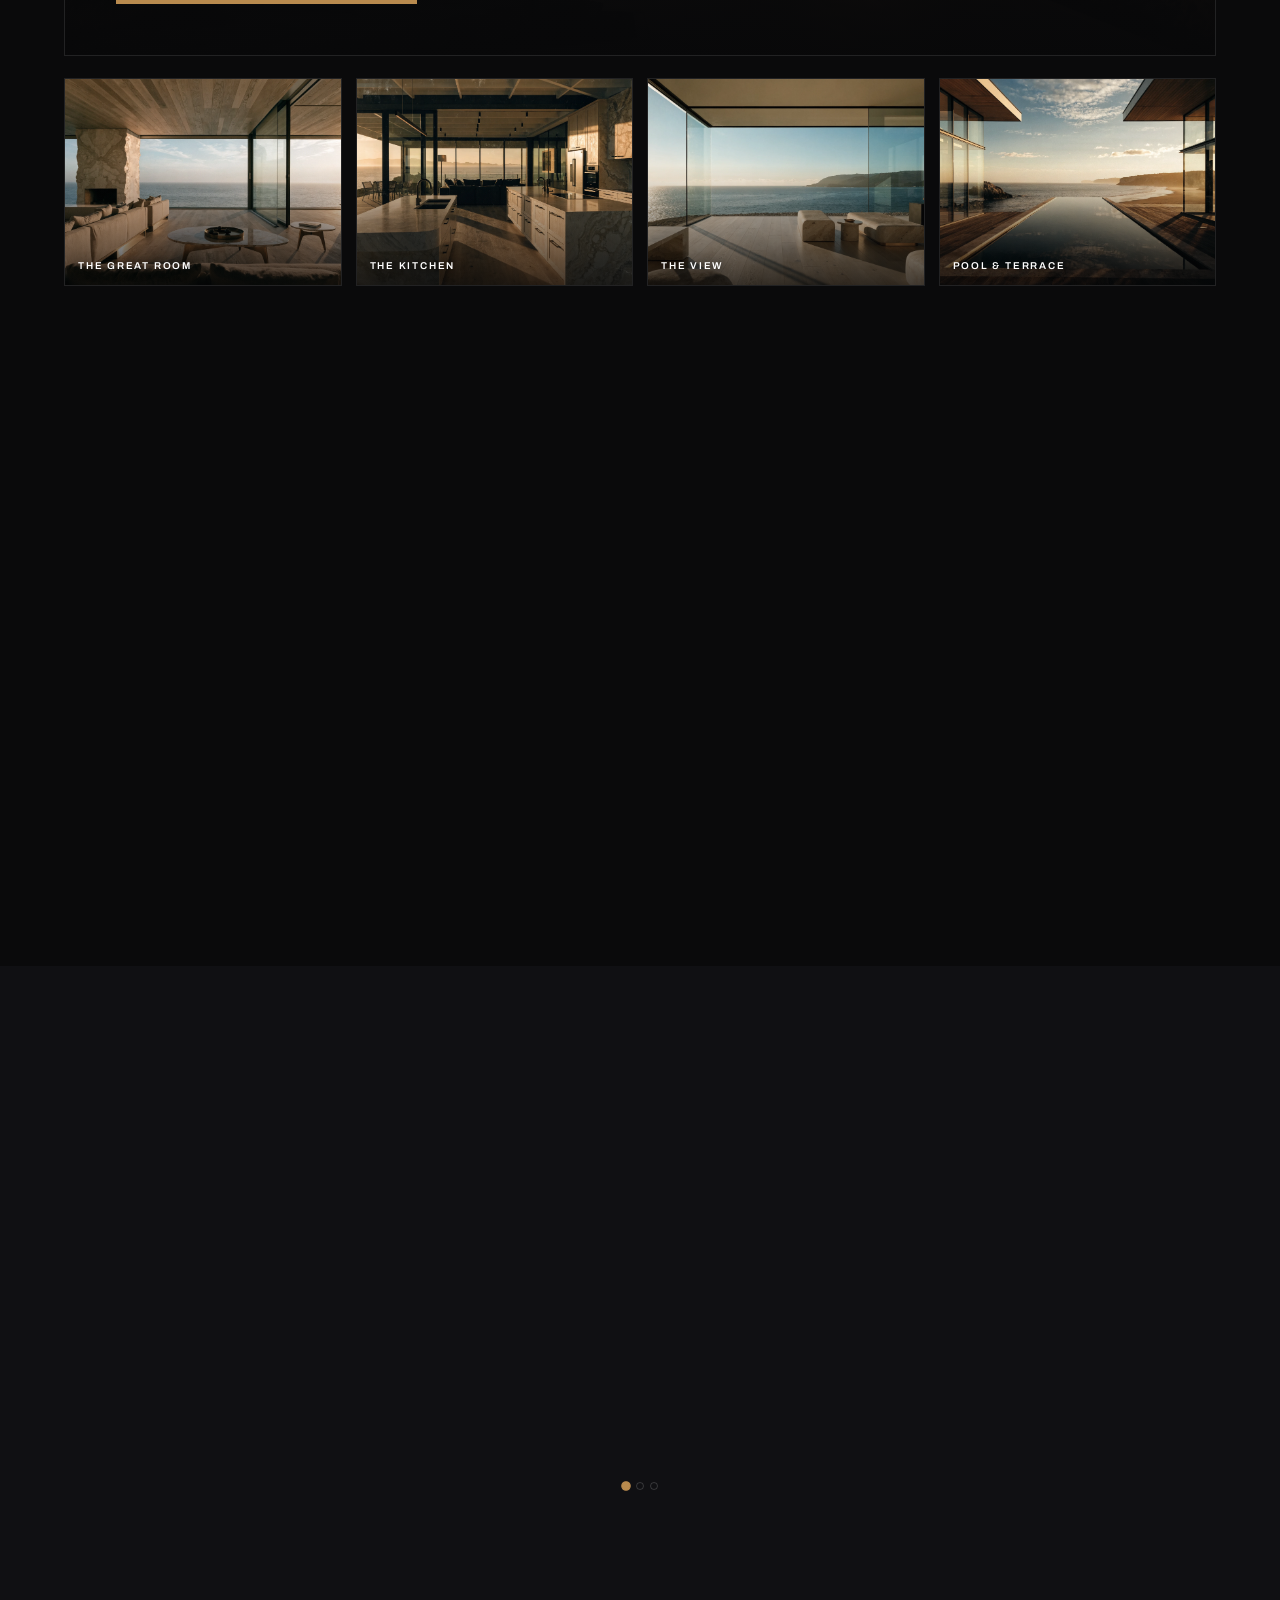
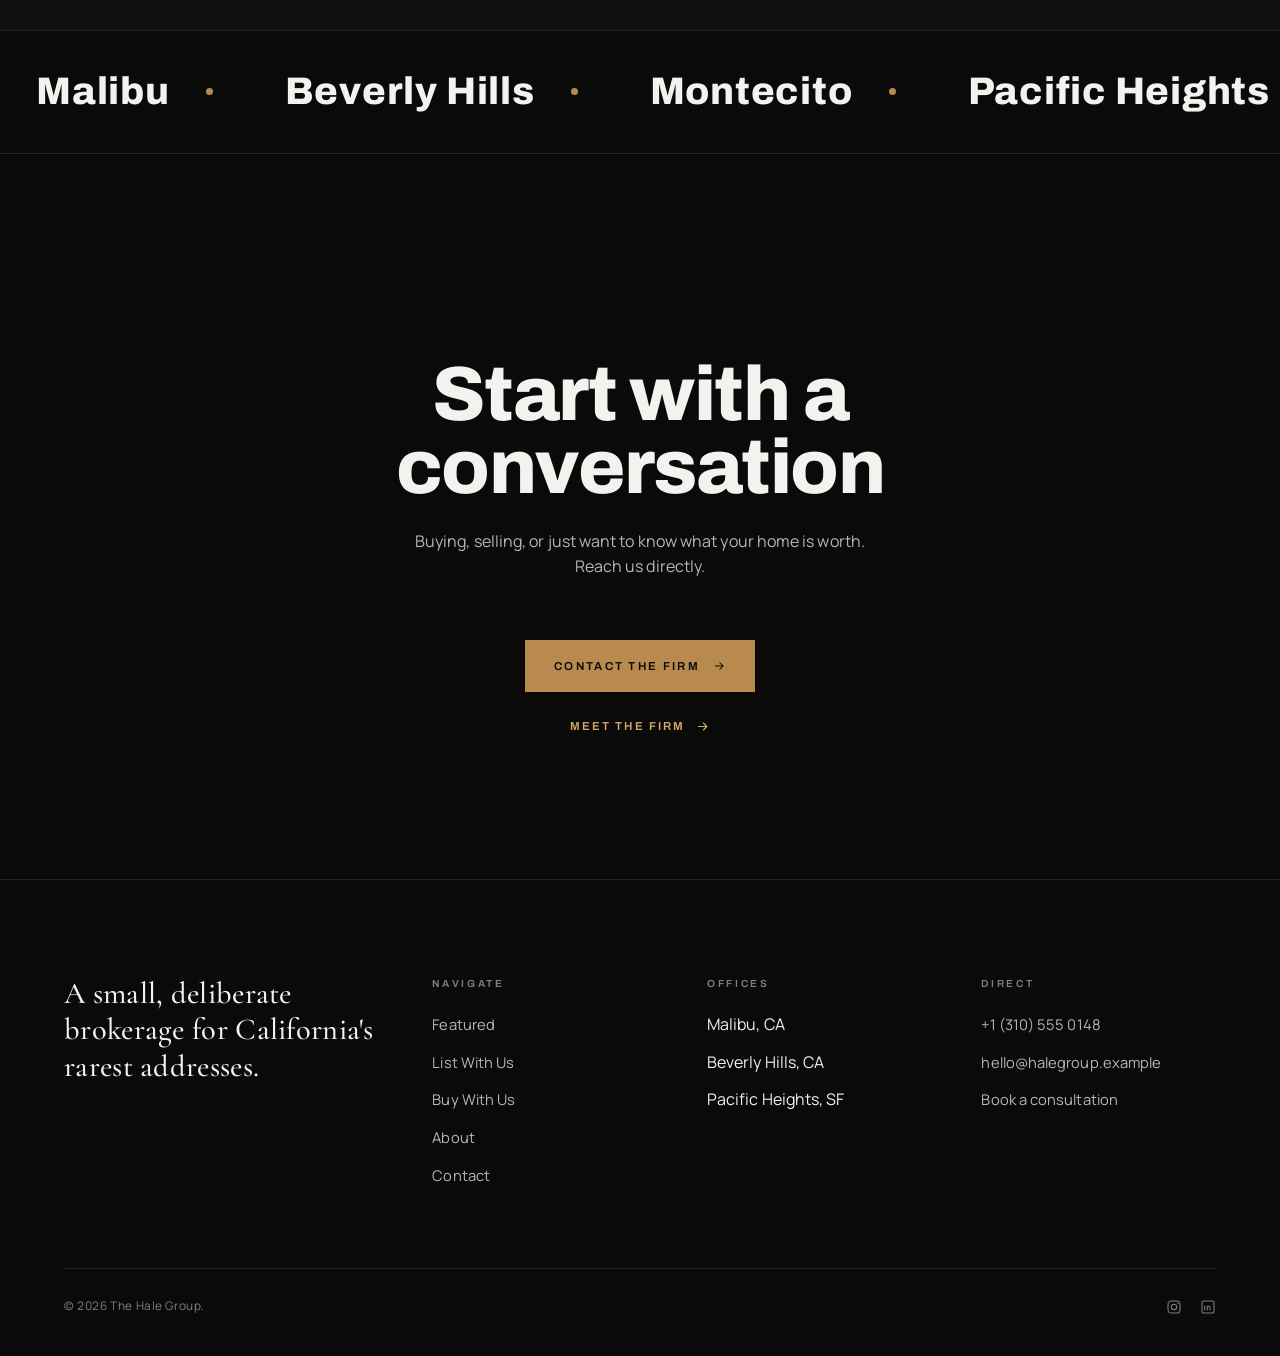
<file: hale-group/index.html>
<!DOCTYPE html>
<html lang="en">
<head>
<meta charset="UTF-8">
<meta name="viewport" content="width=device-width, initial-scale=1">
<title>The Hale Group, Coastal &amp; Metropolitan California Luxury Real Estate</title>
<meta name="description" content="The Hale Group is a boutique luxury brokerage representing distinctive coastal and metropolitan California property.">
<meta name="robots" content="index,follow">
<link rel="preconnect" href="https://fonts.googleapis.com">
<link rel="preconnect" href="https://fonts.gstatic.com" crossorigin>
<link href="https://fonts.googleapis.com/css2?family=Archivo:wght@500;600;700;800;900&family=Manrope:wght@400;500;600;700&family=Cormorant+Garamond:ital,wght@0,400;0,500;0,600;1,500&display=swap" rel="stylesheet">
<link rel="stylesheet" href="assets/site.css">
<noscript><style>.reveal{opacity:1!important;transform:none!important}.hero-slide{opacity:0!important}.hero-slide:first-of-type{opacity:1!important}.quote{position:relative!important;opacity:1!important}.lcard-media::after{opacity:0!important}</style></noscript>

<link rel="icon" href="data:image/svg+xml,%3Csvg xmlns='http://www.w3.org/2000/svg' viewBox='0 0 32 32'%3E%3Crect width='32' height='32' fill='%230a0a0b'/%3E%3Cpath d='M9 7v18M23 7v18M9 16h14' stroke='%23d6a965' stroke-width='2'/%3E%3C/svg%3E">
<meta property="og:title" content="The Hale Group, California Luxury Real Estate">
<meta property="og:description" content="A boutique luxury brokerage for distinctive coastal and metropolitan California property.">
<meta property="og:type" content="website">
<meta name="twitter:card" content="summary_large_image">
<meta name="twitter:title" content="The Hale Group, California Luxury Real Estate">
<meta name="twitter:description" content="A boutique luxury brokerage for distinctive coastal and metropolitan California property.">
<script type="application/ld+json">
{
  "@context": "https://schema.org",
  "@type": "RealEstateAgent",
  "name": "The Hale Group",
  "description": "A boutique luxury real-estate brokerage representing distinctive coastal and metropolitan California property.",
  "areaServed": "California",
  "telephone": "+1-310-555-0148",
  "email": "hello@halegroup.example",
  "address": [
    {"@type": "PostalAddress","streetAddress": "22500 Pacific Coast Hwy","addressLocality": "Malibu","addressRegion": "CA","postalCode": "90265","addressCountry": "US"},
    {"@type": "PostalAddress","streetAddress": "9200 Wilshire Blvd, Ste 400","addressLocality": "Beverly Hills","addressRegion": "CA","postalCode": "90212","addressCountry": "US"},
    {"@type": "PostalAddress","streetAddress": "2100 Fillmore Street","addressLocality": "San Francisco","addressRegion": "CA","postalCode": "94115","addressCountry": "US"}
  ]
}
</script>

<style>
/* homepage — single featured residence */
.hero .hero-bg::after{content:"";position:absolute;inset:0;pointer-events:none;z-index:1;
  background:linear-gradient(90deg,rgba(5,5,6,.8),rgba(5,5,6,.44) 44%,rgba(5,5,6,0) 74%)}
.feature-hero{position:relative;display:block;border:1px solid var(--line);overflow:hidden;margin-top:8px}
.feature-hero .fh-media{aspect-ratio:16/9;overflow:hidden}
.feature-hero .fh-media img{width:100%;height:100%;object-fit:cover;transition:transform .9s var(--ease)}
.feature-hero:hover .fh-media img{transform:scale(1.04)}
.feature-hero::after{content:"";position:absolute;inset:0;pointer-events:none;
  background:linear-gradient(180deg,rgba(5,5,6,0) 38%,rgba(5,5,6,.88) 100%)}
.feature-hero .prop-tag{position:absolute;top:20px;left:20px;z-index:2}
.fh-body{position:absolute;left:0;right:0;bottom:0;z-index:2;padding:clamp(24px,4vw,52px)}
.fh-body .prop-loc{font-family:"Archivo";font-weight:600;font-size:.66rem;letter-spacing:.24em;text-transform:uppercase;color:var(--brass-bright)}
.fh-body h3{font-family:"Archivo";font-weight:800;font-size:clamp(1.9rem,4.2vw,3.2rem);letter-spacing:-.02em;margin:10px 0 0;color:var(--ink);line-height:1}
.fh-body .price{font-family:"Archivo";font-weight:700;font-size:clamp(1.1rem,2vw,1.5rem);color:var(--ink);margin-top:10px}
.fh-body .prop-specs{display:flex;gap:22px;margin-top:14px;flex-wrap:wrap}
.fh-body .prop-specs span{font-family:"Manrope";color:var(--ink-2);font-size:.92rem}
.fh-body .prop-specs b{color:var(--ink);font-weight:700}
.fh-cta{display:inline-flex;align-items:center;gap:10px;margin-top:22px;font-family:"Archivo";font-weight:700;
  font-size:.7rem;letter-spacing:.16em;text-transform:uppercase;color:#0a0a0b;background:var(--brass);padding:13px 22px;transition:.3s var(--ease)}
.fh-cta svg{width:14px;height:14px}
.feature-hero:hover .fh-cta{background:var(--brass-bright)}
.feature-strip{list-style:none;margin:22px 0 0;padding:0;display:grid;grid-template-columns:repeat(4,1fr);gap:14px}
.feature-strip li{position:relative;overflow:hidden;aspect-ratio:4/3;border:1px solid var(--line)}
.feature-strip img{width:100%;height:100%;object-fit:cover;transition:transform .8s var(--ease)}
.feature-strip li:hover img{transform:scale(1.05)}
.feature-strip li::after{content:"";position:absolute;inset:0;pointer-events:none;background:linear-gradient(180deg,transparent 42%,rgba(5,5,6,.74))}
.feature-strip span{position:absolute;left:13px;bottom:11px;z-index:2;font-family:"Archivo";font-weight:600;
  font-size:.62rem;letter-spacing:.18em;text-transform:uppercase;color:#fff;text-shadow:0 1px 12px rgba(0,0,0,.85)}
@media(max-width:720px){.feature-strip{grid-template-columns:repeat(2,1fr)}}
</style>
</head>
<body>

<!-- HEADER -->
<header class="site-head">
  <a class="brand" href="index.html" aria-label="The Hale Group, home">
    <svg class="brand-glyph" viewBox="0 0 34 34" aria-hidden="true">
      <rect x="1" y="1" width="32" height="32" fill="none" stroke="#b88a4e" stroke-width="1"/>
      <path d="M11 8v18M23 8v18M11 17h12" stroke="#d6a965" stroke-width="1.6" fill="none"/>
    </svg>
    <span class="mark">Hale<small>Group · California</small></span>
  </a>
  <nav class="nav" aria-label="Primary">
    <a href="glass-promontory.html">Featured</a>
    <a href="sellers.html">Sell</a>
    <a href="buyers.html">Buy</a>
    <a href="about.html">About</a>
    <a class="cta" href="contact.html">Contact</a>
  </nav>
  <button class="burger" aria-label="Open menu" aria-expanded="false" aria-controls="mnav"><span></span><span></span><span></span></button>
</header>

<div class="mnav" id="mnav">
  <a href="glass-promontory.html">Featured<small>The Residence</small></a>
  <a href="sellers.html">Sell<small>List With Us</small></a>
  <a href="buyers.html">Buy<small>Represented</small></a>
  <a href="about.html">About<small>The Firm</small></a>
  <a href="contact.html">Contact<small>Three Offices</small></a>
</div>

<!-- SIDE RAIL -->
<aside class="rail" aria-hidden="true">
  <span class="vtext">Coast to City</span>
  <span class="soc" role="img" aria-label="Instagram" title="Instagram"><svg viewBox="0 0 24 24" fill="none" stroke="currentColor" stroke-width="1.6"><rect x="3" y="3" width="18" height="18" rx="5"/><circle cx="12" cy="12" r="4"/><circle cx="17.5" cy="6.5" r="1" fill="currentColor" stroke="none"/></svg></span>
  <span class="soc" role="img" aria-label="LinkedIn" title="LinkedIn"><svg viewBox="0 0 24 24" fill="none" stroke="currentColor" stroke-width="1.6"><rect x="3" y="3" width="18" height="18" rx="2"/><path d="M7 10v7M7 7v.01M11 17v-4a2 2 0 0 1 4 0v4M11 10v7"/></svg></span>
  <span class="line"></span>
</aside>

<!-- HERO -->
<section class="hero">
  <div class="hero-bg">
    <!-- R115 (owner: "do not use any of the walking videos, they have the weird
         camera shake"). Correct, and the slowdown I applied made it worse — a
         1.7x retime synthesises two of every three frames, which on generated
         footage manufactures exactly that wobble. Shot 1 measured genuinely
         shaky on its own too (high-frequency reversal 0.86 px/frame, peaking at
         9.6, against ~0.1 for a clean dolly).
         So the opening is stills now. A photograph has no temporal behaviour,
         so there is nothing to shake, morph, or swap identity between frames —
         it is the one format that cannot give itself away in motion. Three of
         them, cross-fading, each drifting very slowly, so it is still a moving
         opening and never the same frame twice.
         This reuses the site's existing .hero-slide slideshow, which was already
         built and styled but had fallen out of use on every page. With JS off
         the first slide stays up via the noscript rule at the top of this file. -->
    <div class="hero-slide active">
      <img src="assets/home_hero.webp" width="2800" height="1602" fetchpriority="high"
           alt="A glass pavilion set on a headland above the Pacific, the coastline running away in haze at golden hour">
    </div>
    <div class="hero-slide">
      <img src="assets/ocean.webp" width="2000" height="1116" alt="">
    </div>
    <div class="hero-slide">
      <img src="assets/int_pool.webp" width="1920" height="1080" alt="">
    </div>
    <div class="hero-scrim" aria-hidden="true"></div>
  </div>

  <div class="hero-plate">
    <p class="hero-plate__name">Hale Group</p>
    <dl class="hero-plate__stats">
      <div><dt>Lifetime volume</dt><dd>$1.4B+</dd></div>
      <div><dt>Homes closed</dt><dd>320+</dd></div>
      <div><dt>California offices</dt><dd>3</dd></div>
    </dl>
  </div>

  <div class="scroll-cue" aria-hidden="true"><span class="bar"></span><span class="k">Scroll</span></div>
</section>

<!-- R54 (owner, ogroup reference): the reference site's spine is LISTINGS —
     a slideshow straight into a grid of properties with price, address and
     bed/bath/sqft on every card. Hale was showing exactly one house, so the
     page had nothing to browse. This grid goes directly under the hero. -->
<section class="section" id="listings">
  <div class="wrap">
    <div class="sec-head">
      <div>
        <p class="label reveal">Featured</p>
        <h2 class="reveal d1">Current listings</h2>
      </div>
      <p class="aside reveal d2"></p>
    </div>
    <!-- R60 (owner): the cards used to sit there. The container no longer
         reveals as one block — each card reveals on its own, and the CSS
         column delays turn every row into a left-to-right cascade. -->
    <div class="listings stagger">
      <article class="lcard reveal">
        <a href="contact.html" aria-label="Malibu · Point Dume, $18,750,000 — enquire">
          <div class="lcard-media"><img src="assets/prop1.webp" alt="Sea-cliff contemporary above Little Dume" width="1200" height="800" loading="lazy"></div>
          <div class="lcard-body">
            <div class="price">$18,750,000</div>
            <div class="prop-loc">Malibu · Point Dume</div>
            <div class="prop-specs"><span><b>5</b> Beds</span><span><b>6</b> Baths</span><span><b>6,400</b> Sq Ft</span></div>
          </div>
        </a>
      </article>
      <article class="lcard reveal">
        <a href="contact.html" aria-label="Beverly Hills · Trousdale, $12,400,000 — enquire">
          <div class="lcard-media"><img src="assets/prop2.webp" alt="Single-level Trousdale with a flat pad and city view" width="1200" height="800" loading="lazy"></div>
          <div class="lcard-body">
            <div class="price">$12,400,000</div>
            <div class="prop-loc">Beverly Hills · Trousdale</div>
            <div class="prop-specs"><span><b>4</b> Beds</span><span><b>5</b> Baths</span><span><b>5,100</b> Sq Ft</span></div>
          </div>
        </a>
      </article>
      <article class="lcard reveal">
        <a href="contact.html" aria-label="Montecito · Hedgerow, $9,850,000 — enquire">
          <div class="lcard-media"><img src="assets/prop3.webp" alt="Walled hedgerow compound, two structures" width="1200" height="800" loading="lazy"></div>
          <div class="lcard-body">
            <div class="price">$9,850,000</div>
            <div class="prop-loc">Montecito · Hedgerow</div>
            <div class="prop-specs"><span><b>5</b> Beds</span><span><b>6</b> Baths</span><span><b>5,800</b> Sq Ft</span></div>
          </div>
        </a>
      </article>
      <article class="lcard reveal">
        <a href="contact.html" aria-label="Pacific Heights · Broadway, $7,600,000 — enquire">
          <div class="lcard-media"><img src="assets/prop4.webp" alt="Edwardian rebuilt behind its original facade" width="1200" height="800" loading="lazy"></div>
          <div class="lcard-body">
            <div class="price">$7,600,000</div>
            <div class="prop-loc">Pacific Heights · Broadway</div>
            <div class="prop-specs"><span><b>4</b> Beds</span><span><b>4</b> Baths</span><span><b>4,200</b> Sq Ft</span></div>
          </div>
        </a>
      </article>
      <article class="lcard reveal">
        <a href="contact.html" aria-label="Newport Coast · Crystal Cove, $6,950,000 — enquire">
          <div class="lcard-media"><img src="assets/prop5.webp" alt="Ocean-view perch above the sand" width="1200" height="800" loading="lazy"></div>
          <div class="lcard-body">
            <div class="price">$6,950,000</div>
            <div class="prop-loc">Newport Coast · Crystal Cove</div>
            <div class="prop-specs"><span><b>4</b> Beds</span><span><b>5</b> Baths</span><span><b>4,600</b> Sq Ft</span></div>
          </div>
        </a>
      </article>
      <article class="lcard reveal">
        <a href="contact.html" aria-label="Carmel · Scenic Road, $5,400,000 — enquire">
          <div class="lcard-media"><img src="assets/prop6.webp" alt="Stone cottage a street back from the water" width="1200" height="800" loading="lazy"></div>
          <div class="lcard-body">
            <div class="price">$5,400,000</div>
            <div class="prop-loc">Carmel · Scenic Road</div>
            <div class="prop-specs"><span><b>3</b> Beds</span><span><b>4</b> Baths</span><span><b>3,150</b> Sq Ft</span></div>
          </div>
        </a>
      </article>
    </div>
    <div class="center mt reveal">
      <a class="btn gold" href="contact.html">Enquire about a listing
        <svg viewBox="0 0 24 24" fill="none" stroke="currentColor" stroke-width="1.8"><path d="M5 12h14M13 6l6 6-6 6"/></svg></a>
    </div>
  </div>
</section>

<div class="divider"></div>

<!-- FEATURED RESIDENCE (single house) -->
<section class="section" id="featured">
  <div class="wrap">
    <div class="sec-head">
      <div>
        <p class="label reveal">Walkthrough</p>
        <h2 class="reveal d1">The Glass Promontory</h2>
      </div>
      <p class="aside reveal d2"></p>
    </div>

    <a class="feature-hero reveal d1" href="glass-promontory.html" aria-label="The Glass Promontory, enter the walkthrough">
      <div class="fh-media"><img src="assets/walk/01_arrival.webp" alt="The Glass Promontory, a glass-and-steel oceanfront residence on Carbon Beach at golden hour" width="1600" height="900" loading="lazy"></div>
      <span class="prop-tag">For Sale · Walkthrough</span>
      <div class="fh-body">
        <div class="prop-loc">Malibu · Carbon Beach</div>
        <h3>The Glass Promontory</h3>
        <div class="price">$24,500,000</div>
        <div class="prop-specs"><span><b>5</b> Beds</span><span><b>7</b> Baths</span><span><b>8,200</b> Sq Ft</span></div>
        <span class="fh-cta">Walk through the residence
          <svg viewBox="0 0 24 24" fill="none" stroke="currentColor" stroke-width="1.8"><path d="M5 12h14M13 6l6 6-6 6"/></svg></span>
      </div>
    </a>

    <ul class="feature-strip reveal d2" aria-label="Inside The Glass Promontory">
      <li><a href="glass-promontory.html" aria-label="The great room"><img src="assets/walk/02_greatroom.webp" alt="The great room with retractable glass walls opening to the Pacific" width="800" height="600" loading="lazy"><span>The Great Room</span></a></li>
      <li><a href="glass-promontory.html" aria-label="The kitchen"><img src="assets/walk/03_kitchen.webp" alt="Chef's kitchen with dual honed-marble islands" width="800" height="600" loading="lazy"><span>The Kitchen</span></a></li>
      <li><a href="glass-promontory.html" aria-label="The view"><img src="assets/walk/04_view.webp" alt="Primary-level living framing a 180-degree Pacific view" width="800" height="600" loading="lazy"><span>The View</span></a></li>
      <li><a href="glass-promontory.html" aria-label="The pool and terrace"><img src="assets/walk/06_pool.webp" alt="Sixty-foot infinity-edge pool over Carbon Beach" width="800" height="600" loading="lazy"><span>Pool &amp; Terrace</span></a></li>
    </ul>

    <div class="center mt reveal">
      <a class="btn gold" href="glass-promontory.html">Enter the walkthrough
        <svg viewBox="0 0 24 24" fill="none" stroke="currentColor" stroke-width="1.8"><path d="M5 12h14M13 6l6 6-6 6"/></svg></a>
    </div>
  </div>
</section>

<!-- STATS -->
<section class="section" style="padding-top:0">
  <div class="wrap">
    <p class="label reveal" style="margin-bottom:36px">By The Numbers </p>
    <div class="stats reveal d1">
      <div class="stat"><div class="n"><span data-count="21">21</span></div><div class="k">Years On The Coast</div></div>
      <div class="stat"><div class="n"><span data-count="98">98</span><span class="suf">%</span></div><div class="k">Of List, On Average</div></div>
      <div class="stat"><div class="n"><span data-count="6">6</span></div><div class="k">Markets, Coast To City</div></div>
      <div class="stat"><div class="n"><span data-count="70">70</span><span class="suf">%</span></div><div class="k">Clients Returning Or Referred</div></div>
    </div>
  </div>
</section>

<!-- R60: this was two "photo on one side, paragraph on the other" blocks — the
     banned pattern, and the reason the front page read like a template. The
     reference site closes its listings run with a hub of four entry points
     instead. Every line the two blocks carried is kept, as the entries' own
     one-liners. -->
<!-- R108 (owner): the where-next block is off the homepage. -->

<!-- TESTIMONIALS -->
<section class="section" style="background:var(--bg-2)">
  <div class="wrap">
    <p class="label center reveal" style="justify-content:center;margin-bottom:48px">In Their Words </p>
    <div class="quotes reveal d1">
      <figure class="quote active">
        <q>They sold a home three other firms could not, and never once looked hurried doing it. Twelve days, over asking.</q>
        <figcaption class="by">A Seller<span>Montecito</span></figcaption>
      </figure>
      <figure class="quote">
        <q>We saw the house before it ever hit the market. That is the whole reason we have it.</q>
        <figcaption class="by">A Buyer<span>Pacific Heights</span></figcaption>
      </figure>
      <figure class="quote">
        <q>Calm, precise, and always a step ahead. The Hale Group is the only firm we call now.</q>
        <figcaption class="by">A Returning Client<span>Beverly Hills</span></figcaption>
      </figure>
    </div>
    <div class="q-dots" role="tablist" aria-label="Testimonials">
      <button role="tab" aria-selected="true" aria-label="Testimonial 1"></button>
      <button role="tab" aria-selected="false" aria-label="Testimonial 2"></button>
      <button role="tab" aria-selected="false" aria-label="Testimonial 3"></button>
    </div>
  </div>
</section>

<!-- OFFICE MARQUEE -->
<section style="padding:0">
  <div class="marquee" aria-hidden="true">
    <div class="marquee-track">
      <span class="marquee-item">Malibu</span><span class="marquee-item">Beverly Hills</span><span class="marquee-item">Montecito</span><span class="marquee-item">Pacific Heights</span><span class="marquee-item">Newport Coast</span><span class="marquee-item">Carmel</span>
      <span class="marquee-item">Malibu</span><span class="marquee-item">Beverly Hills</span><span class="marquee-item">Montecito</span><span class="marquee-item">Pacific Heights</span><span class="marquee-item">Newport Coast</span><span class="marquee-item">Carmel</span>
    </div>
  </div>
</section>

<!-- CTA -->
<section class="section center">
  <div class="wrap">
    <p class="label center reveal" style="justify-content:center">Begin</p>
    <h2 class="display reveal d1" style="font-size:clamp(2.4rem,6vw,5rem);margin:24px auto 0;max-width:14ch">Start with a conversation</h2>
    <p class="muted reveal d2" style="max-width:46ch;margin:24px auto 0">Buying, selling, or just want to know what your home is worth. Reach us directly.</p>
    <div class="mt reveal d2"><a class="btn gold" href="contact.html">Contact the firm
      <svg viewBox="0 0 24 24" fill="none" stroke="currentColor" stroke-width="1.8"><path d="M5 12h14M13 6l6 6-6 6"/></svg></a></div>
    <!-- R53 (owner): "Meet the firm" rehomed here after the thin INTRO section was cut. -->
    <div class="mt reveal d2" style="margin-top:20px"><a class="link-arrow" href="about.html">Meet the firm
      <svg viewBox="0 0 24 24" fill="none" stroke="currentColor" stroke-width="1.8"><path d="M5 12h14M13 6l6 6-6 6"/></svg></a></div>
  </div>
</section>

<!-- FOOTER -->
<footer class="foot">
  <div class="wrap">
    <div class="foot-top">
      <div>
        <span class="big serif">A small, deliberate brokerage for California's rarest addresses.</span>
        
      </div>
      <div>
        <h4>Navigate</h4>
        <ul>
          <li><a href="glass-promontory.html">Featured</a></li>
          <li><a href="sellers.html">List With Us</a></li>
          <li><a href="buyers.html">Buy With Us</a></li>
          <li><a href="about.html">About</a></li>
          <li><a href="contact.html">Contact</a></li>
        </ul>
      </div>
      <div>
        <h4>Offices</h4>
        <ul>
          <li>Malibu, CA</li>
          <li>Beverly Hills, CA</li>
          <li>Pacific Heights, SF</li>
        </ul>
      </div>
      <div>
        <h4>Direct</h4>
        <ul>
          <li><a href="tel:+13105550148">+1 (310) 555 0148</a></li>
          <li><a href="mailto:hello@halegroup.example">hello@halegroup.example</a></li>
          <li><a href="contact.html">Book a consultation</a></li>
        </ul>
      </div>
    </div>
    <div class="foot-bot">
      <span>&copy; <span data-year>2026</span> The Hale Group.</span>
      <span class="socials">
        <span class="soc" role="img" aria-label="Instagram" title="Instagram"><svg viewBox="0 0 24 24" fill="none" stroke="currentColor" stroke-width="1.6"><rect x="3" y="3" width="18" height="18" rx="5"/><circle cx="12" cy="12" r="4"/><circle cx="17.5" cy="6.5" r="1" fill="currentColor" stroke="none"/></svg></span>
        <span class="soc" role="img" aria-label="LinkedIn" title="LinkedIn"><svg viewBox="0 0 24 24" fill="none" stroke="currentColor" stroke-width="1.6"><rect x="3" y="3" width="18" height="18" rx="2"/><path d="M7 10v7M7 7v.01M11 17v-4a2 2 0 0 1 4 0v4M11 10v7"/></svg></span>
      </span>
    </div>
  </div>
</footer>

<script src="assets/site.js"></script>
</body>
</html>
</file>
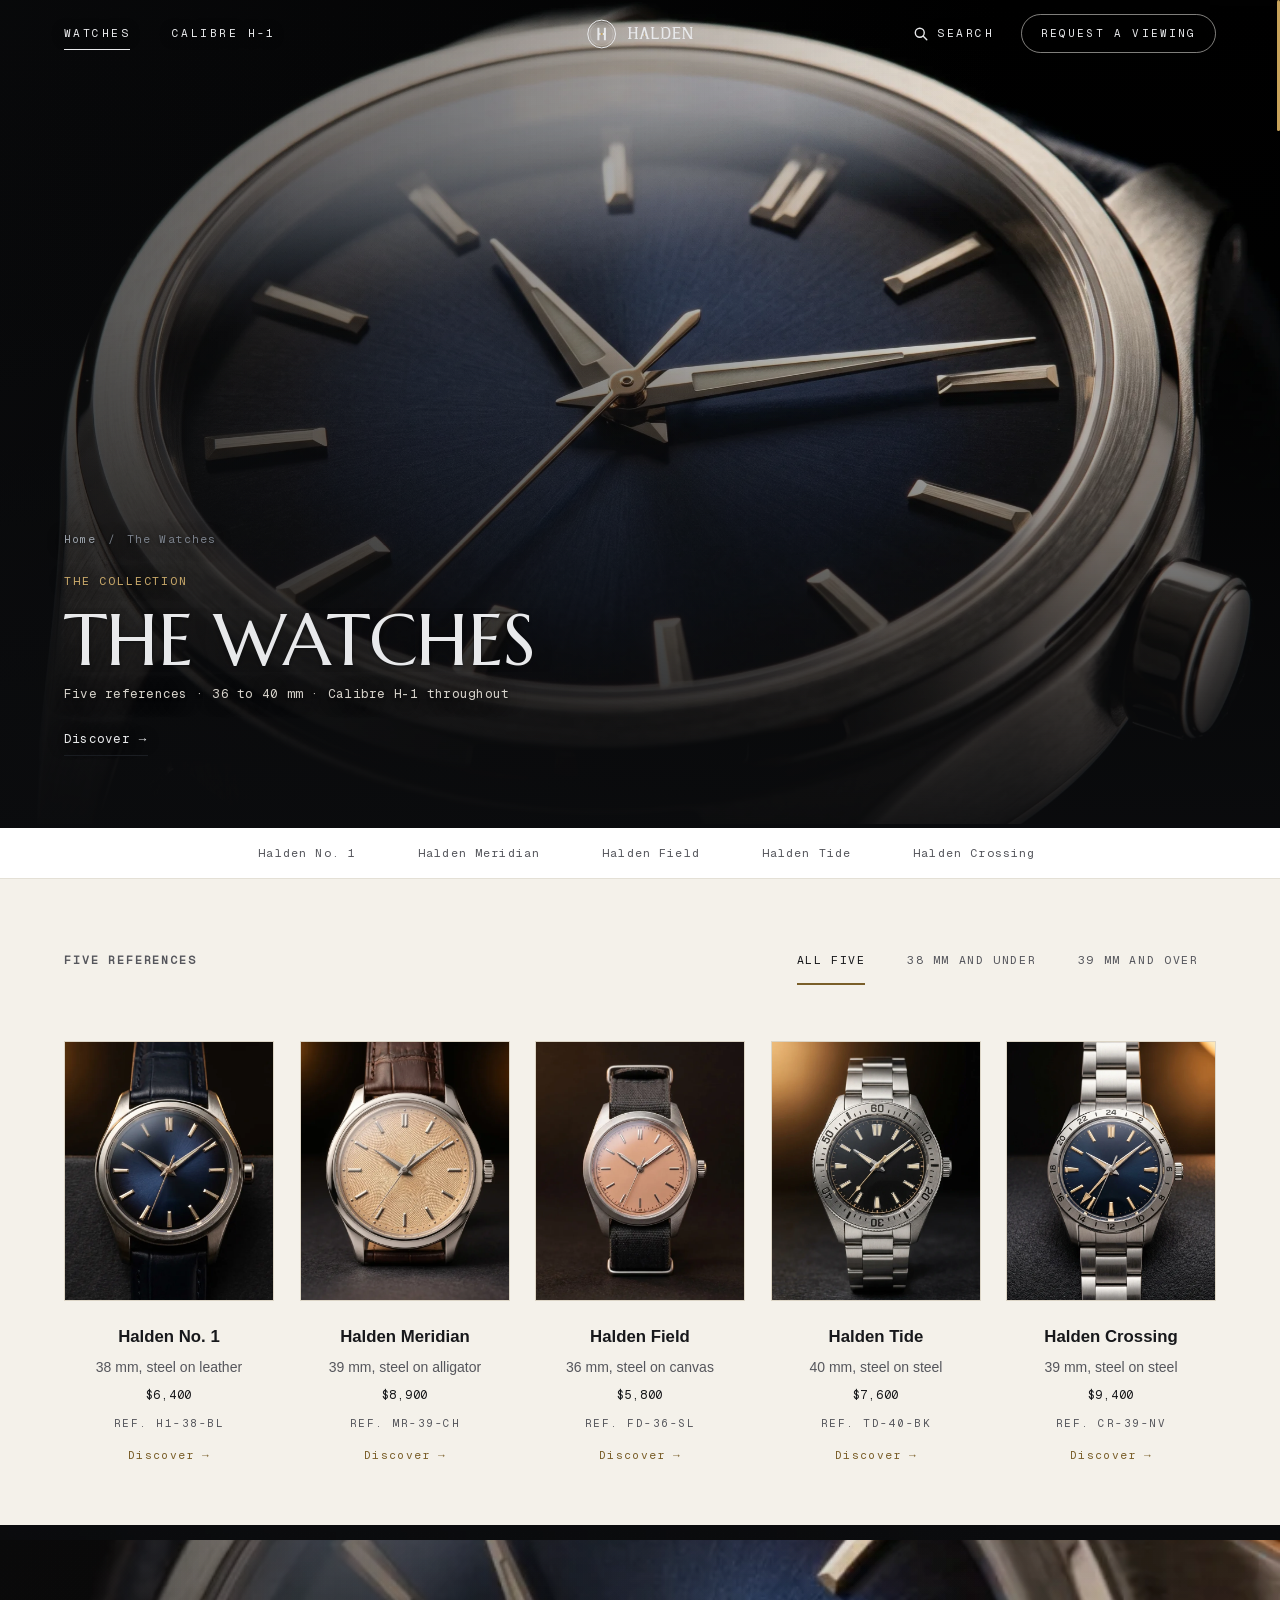
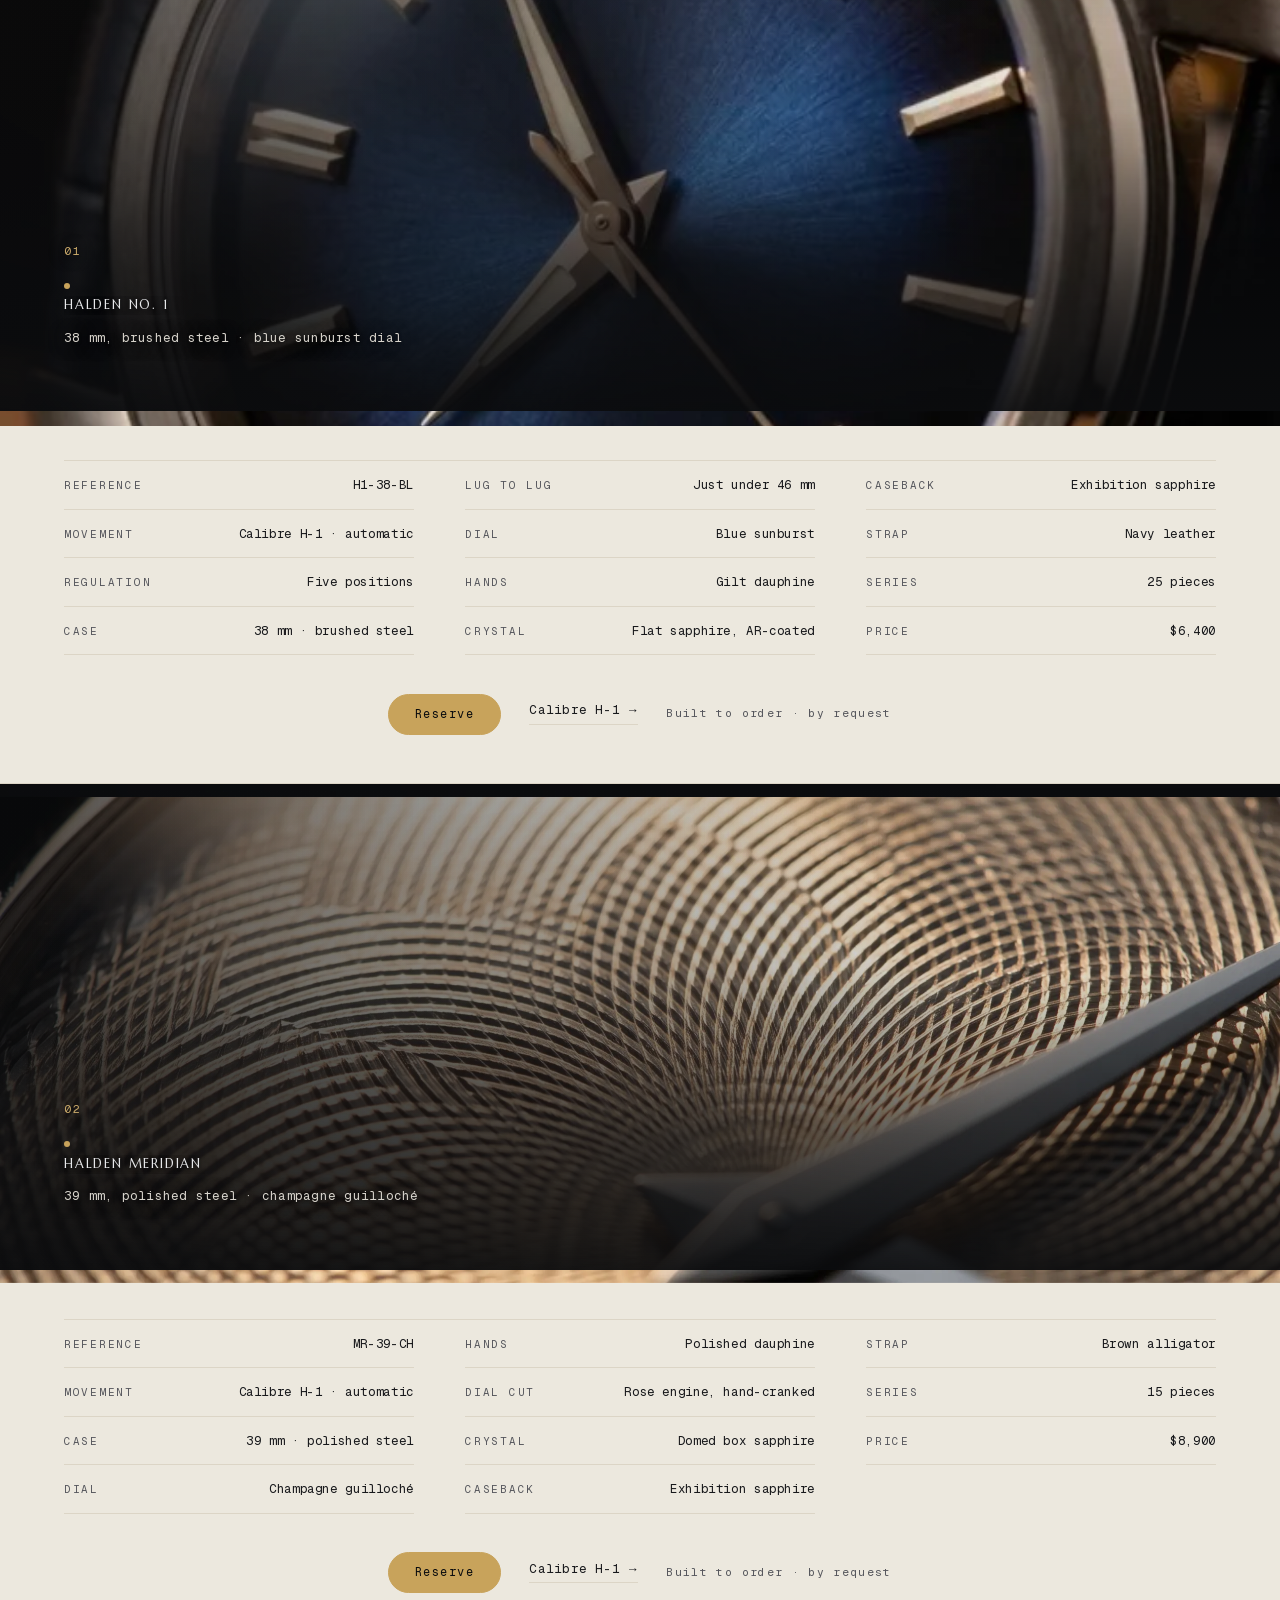
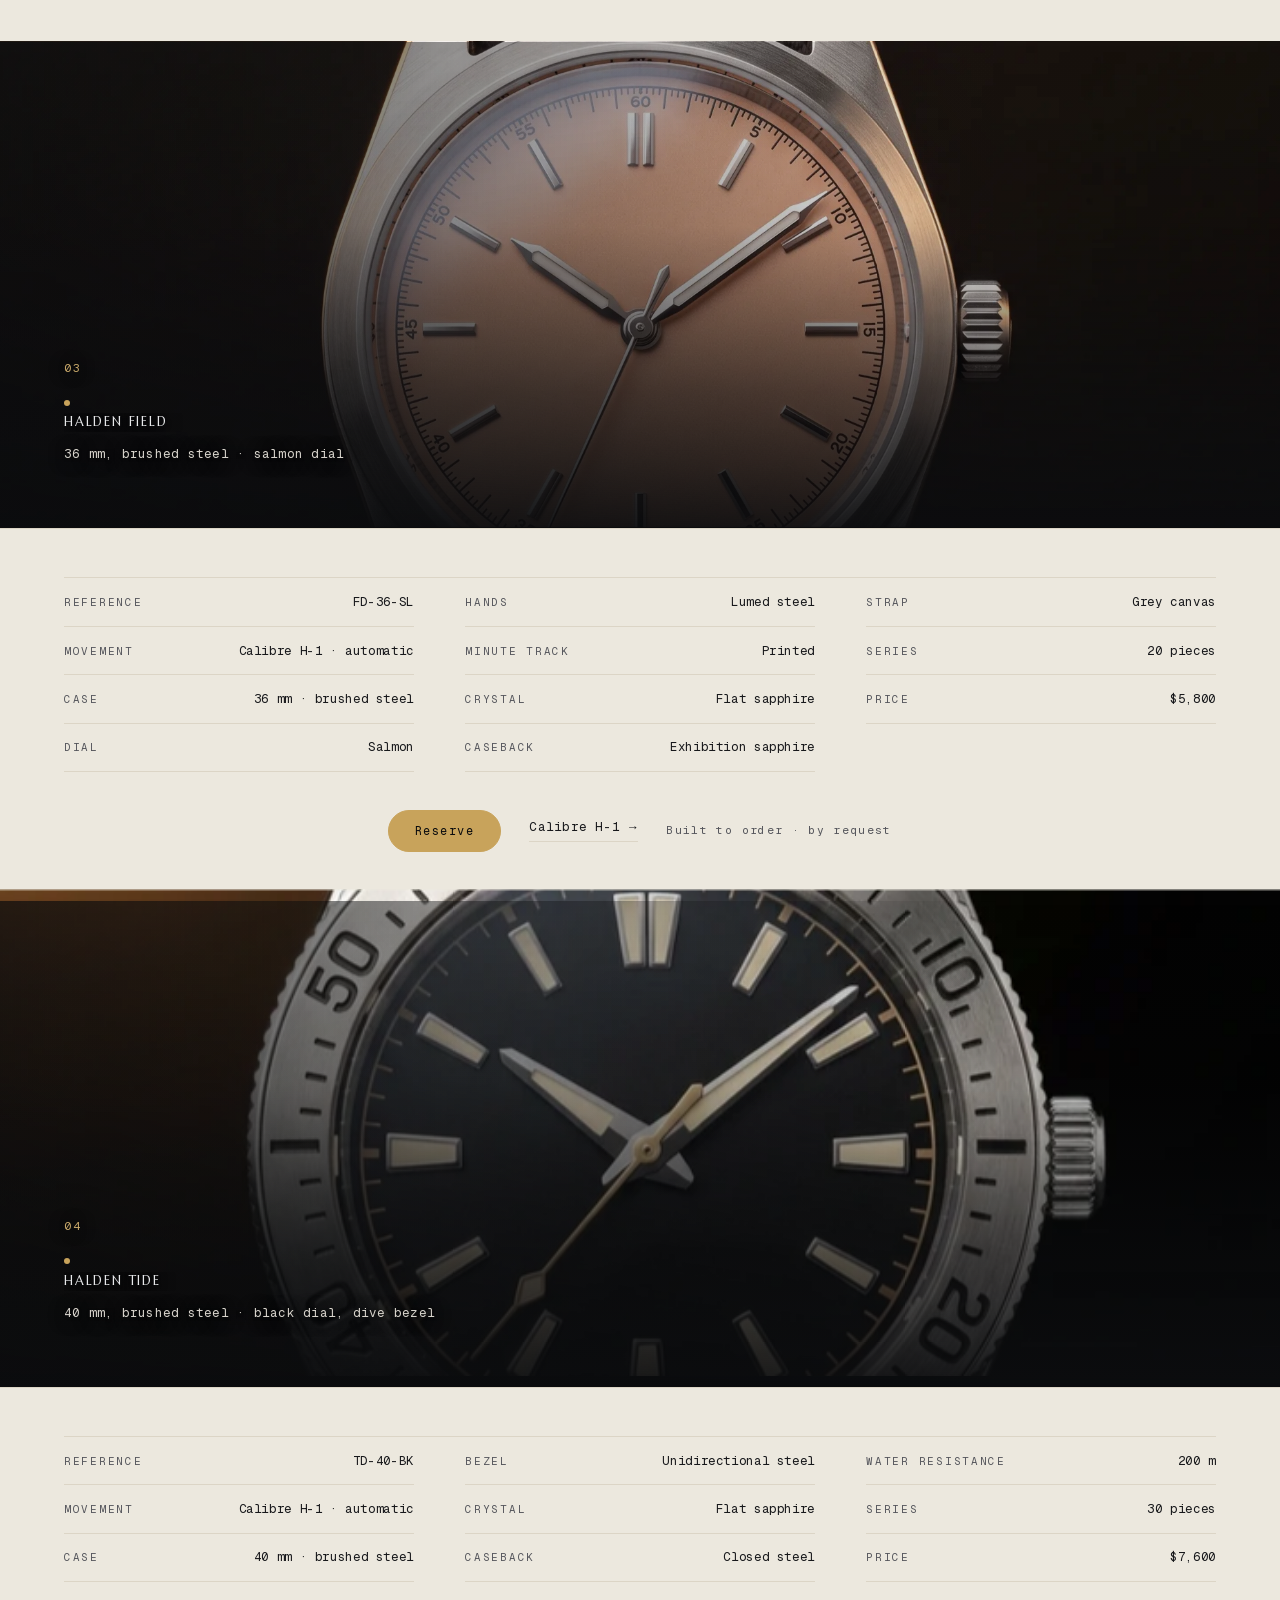
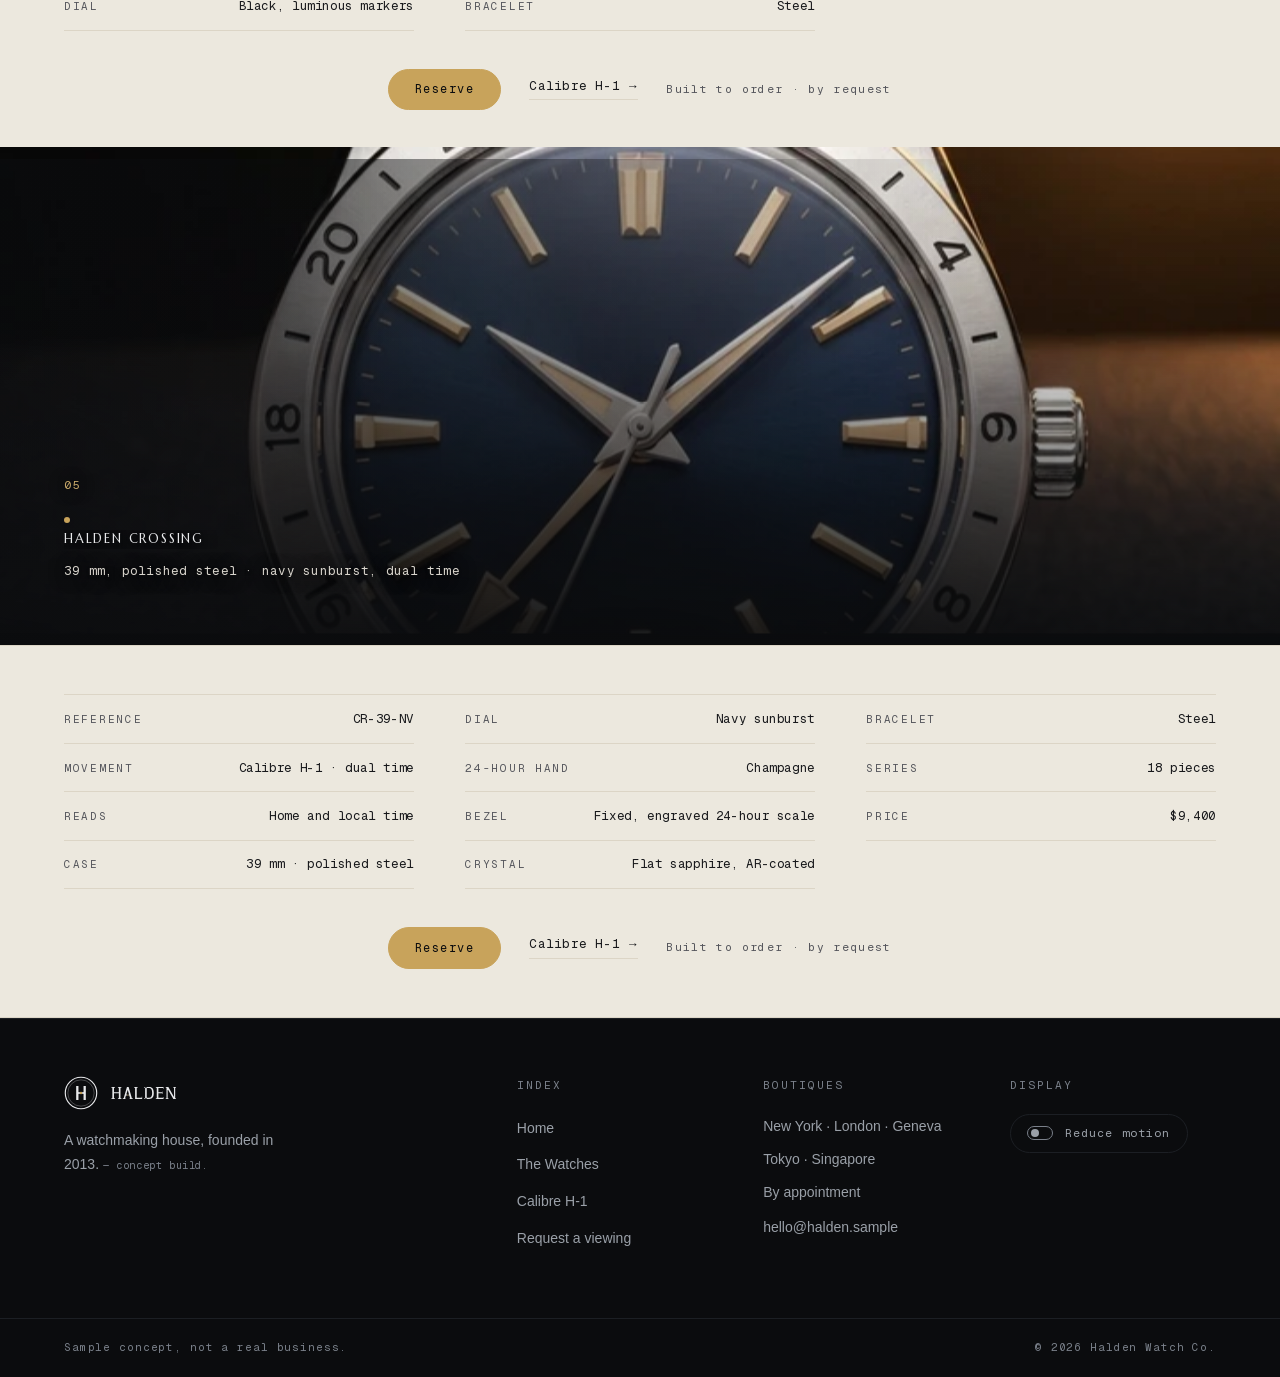
<file: halden-watch/collection.html>
<!DOCTYPE html>
<html lang="en" class="no-js">
<head>
<meta charset="utf-8">
<meta name="viewport" content="width=device-width, initial-scale=1">
<title>The Watches — Halden Watch Co.</title>
<meta name="description" content="Five references, each in a numbered series: the No. 1, the Meridian, the Field, the Tide, and the Crossing. All are built on the in-house Calibre H-1.">
<link rel="canonical" href="https://halden.sample/collection.html">
<meta name="theme-color" content="#F4F1EA">
<meta property="og:type" content="website">
<meta property="og:site_name" content="Halden Watch Co.">
<meta property="og:url" content="https://halden.sample/collection.html">
<meta property="og:title" content="The Watches — Halden Watch Co.">
<meta property="og:description" content="Five references, one movement. Numbered series from the Halden manufacture.">
<meta property="og:image" content="https://halden.sample/assets/og.jpg">
<meta property="og:image:width" content="1200">
<meta property="og:image:height" content="630">
<meta property="og:image:alt" content="Halden No. 1 in close-up: blue sunburst dial, dauphine hands, a champagne seconds hand, brushed steel on a near-black ground.">
<meta name="twitter:card" content="summary_large_image">
<meta name="twitter:title" content="The Watches — Halden Watch Co.">
<meta name="twitter:description" content="Five references, one movement. Numbered series from the Halden manufacture.">
<meta name="twitter:image" content="https://halden.sample/assets/og.jpg">
<script>document.documentElement.classList.remove('no-js');document.documentElement.classList.add('js');</script>
<link rel="icon" type="image/svg+xml" href="assets/img/favicon.svg">
<link rel="alternate icon" type="image/png" sizes="32x32" href="assets/img/favicon-32.png">
<link rel="apple-touch-icon" sizes="180x180" href="assets/img/apple-touch-icon.png">
<link rel="preload" href="assets/fonts/halden-display.woff2" as="font" type="font/woff2" crossorigin>
<link rel="preload" href="assets/fonts/halden-mono.woff2" as="font" type="font/woff2" crossorigin>
<link rel="stylesheet" href="assets/tokens.css">
<link rel="stylesheet" href="assets/main.css">
<link rel="stylesheet" href="assets/watch.css">
<script src="assets/main.js" defer></script>
<script type="application/ld+json">
{
  "@context": "https://schema.org",
  "@type": "ItemList",
  "name": "The Watches — Halden Watch Co.",
  "description": "Five references, each in a numbered series, all built on the in-house Calibre H-1. Sample concept build — not a real business; no offer or price is published in this data.",
  "itemListOrder": "https://schema.org/ItemListOrderAscending",
  "numberOfItems": 5,
  "itemListElement": [
    {
      "@type": "ListItem",
      "position": 1,
      "item": {
        "@type": "Product",
        "@id": "https://halden.sample/collection.html#no1",
        "url": "https://halden.sample/collection.html#no1",
        "name": "Halden No. 1",
        "sku": "H1-38-BL",
        "mpn": "H1-38-BL",
        "image": "https://halden.sample/assets/img/s2-no1-plate.webp",
        "description": "38 mm brushed steel case, blue sunburst dial, flat sapphire crystal with anti-reflective coating, Calibre H-1 automatic movement visible through the exhibition caseback. Built in a numbered series at the Halden manufacture.",
        "material": "Brushed stainless steel",
        "color": "Blue sunburst",
        "brand": { "@type": "Brand", "name": "Halden" },
        "manufacturer": { "@id": "https://halden.sample/#org" },
        "category": "Mechanical wristwatch"
      }
    },
    {
      "@type": "ListItem",
      "position": 2,
      "item": {
        "@type": "Product",
        "@id": "https://halden.sample/collection.html#meridian",
        "url": "https://halden.sample/collection.html#meridian",
        "name": "Halden Meridian",
        "sku": "MR-39-CH",
        "mpn": "MR-39-CH",
        "image": "https://halden.sample/assets/img/s3-meridian-plate.webp",
        "description": "39 mm polished steel case, champagne guilloché dial cut on a rose engine, box sapphire crystal, Calibre H-1 automatic movement. Built in a numbered series at the Halden manufacture.",
        "material": "Polished stainless steel",
        "color": "Champagne guilloché",
        "brand": { "@type": "Brand", "name": "Halden" },
        "manufacturer": { "@id": "https://halden.sample/#org" },
        "category": "Mechanical wristwatch"
      }
    },
    {
      "@type": "ListItem",
      "position": 3,
      "item": {
        "@type": "Product",
        "@id": "https://halden.sample/collection.html#field",
        "url": "https://halden.sample/collection.html#field",
        "name": "Halden Field",
        "sku": "FD-36-SL",
        "mpn": "FD-36-SL",
        "image": "https://halden.sample/assets/img/s4-field-plate.webp",
        "description": "36 mm brushed steel case, salmon dial with a printed minute track, flat sapphire crystal, Calibre H-1 automatic movement. Built in a numbered series at the Halden manufacture.",
        "material": "Brushed stainless steel",
        "color": "Salmon",
        "brand": { "@type": "Brand", "name": "Halden" },
        "manufacturer": { "@id": "https://halden.sample/#org" },
        "category": "Mechanical wristwatch"
      }
    },
    {
      "@type": "ListItem",
      "position": 4,
      "item": {
        "@type": "Product",
        "@id": "https://halden.sample/collection.html#tide",
        "url": "https://halden.sample/collection.html#tide",
        "name": "Halden Tide",
        "sku": "TD-40-BK",
        "mpn": "TD-40-BK",
        "image": "https://halden.sample/assets/img/s15-tide-front.webp",
        "description": "40 mm brushed steel dive watch, black dial with luminous markers, unidirectional steel bezel, steel bracelet, Calibre H-1 automatic movement. Built in a numbered series at the Halden manufacture.",
        "material": "Brushed stainless steel",
        "color": "Black",
        "brand": { "@type": "Brand", "name": "Halden" },
        "manufacturer": { "@id": "https://halden.sample/#org" },
        "category": "Mechanical wristwatch"
      }
    },
    {
      "@type": "ListItem",
      "position": 5,
      "item": {
        "@type": "Product",
        "@id": "https://halden.sample/collection.html#crossing",
        "url": "https://halden.sample/collection.html#crossing",
        "name": "Halden Crossing",
        "sku": "CR-39-NV",
        "mpn": "CR-39-NV",
        "image": "https://halden.sample/assets/img/s16-crossing-front.webp",
        "description": "39 mm polished steel dual-time watch, navy sunburst dial, champagne 24-hour hand read against a fixed engraved steel bezel, steel bracelet, Calibre H-1 automatic movement. Built in a numbered series at the Halden manufacture.",
        "material": "Polished stainless steel",
        "color": "Navy sunburst",
        "brand": { "@type": "Brand", "name": "Halden" },
        "manufacturer": { "@id": "https://halden.sample/#org" },
        "category": "Mechanical wristwatch"
      }
    }
  ]
}
</script>
</head>
<body>

<a class="skip" href="#main">Skip to content</a>

<header class="hdr" data-hdr>
  <div class="hdr__in">
    <button class="hdr__burger" type="button" data-menu-btn aria-expanded="false" aria-controls="menu-pane">
      <span class="bars" aria-hidden="true"><i></i><i></i></span>Menu
    </button>
    <a class="hdr__mark" href="index.html" aria-label="Halden Watch Co., home">
      <!-- Halden marks: hand-drawn monogram seal + engraved logotype; the A carries the pallet jewel -->
      <svg class="seal" viewBox="0 0 48 48" fill="none" aria-hidden="true" focusable="false"><circle cx="24" cy="24" r="22.2" stroke="currentColor" stroke-width="1.6"/><circle cx="24" cy="24" r="18.6" stroke="currentColor" stroke-width="0.7" opacity="0.55"/><path d="M17.2 14h3.2v20h-3.2ZM27.6 14h3.2v20h-3.2ZM20.4 22.9h1.9v2.2h-1.9ZM25.7 22.9h1.9v2.2h-1.9Z" fill="currentColor"/><path d="M20.4 22.9h1.6v2.2h-1.6ZM26 22.9h1.6v2.2h-1.6Z" fill="currentColor"/><circle cx="24" cy="24" r="1.7" fill="#C8A35B"/></svg>
      <svg class="word" viewBox="0 0 242 48" fill="none" aria-hidden="true" focusable="false"><path d="M5 0H11V44H5ZM29 0H35V44H29ZM1.6 0H14.4V2.4H1.6ZM1.6 41.6H14.4V44H1.6ZM25.6 0H38.4V2.4H25.6ZM25.6 41.6H38.4V44H25.6ZM11 19H29V23H11Z" fill="currentColor"/><path d="M58.9 0L65.1 0L51.2 44L46 44ZM58.9 0L65.1 0L78 44L71.2 44ZM54.4 28L59.5 28L59.5 31.6L53.77 31.6ZM64.5 28L68.58 28L69.08 31.6L64.5 31.6ZM43.6 41.6H53.6V44H43.6ZM68.8 41.6H80.4V44H68.8Z" fill="currentColor"/><circle cx="62" cy="29.8" r="2.05" fill="#C8A35B"/><path d="M89 0H95V44H89ZM85.6 0H98.4V2.4H85.6ZM89 40H115V44H89ZM113.6 36H115V44H113.6Z" fill="currentColor"/><path d="M126 0H141C153.5 0 158 8.5 158 22C158 35.5 153.5 44 141 44H126ZM132 4H140.5C148.5 4 152 11 152 22C152 33 148.5 40 140.5 40H132ZM122.6 0H132V2.4H122.6ZM122.6 41.6H132V44H122.6Z" fill="currentColor" fill-rule="evenodd"/><path d="M169 0H175V44H169ZM165.6 0H178.4V2.4H165.6ZM165.6 41.6H178.4V44H165.6ZM169 0H194V4H169ZM192.6 0H194V7.5H192.6ZM169 19.4H190.5V23H169ZM189.2 16.8H190.5V25.6H189.2ZM169 40H194V44H169ZM192.6 36.5H194V44H192.6Z" fill="currentColor"/><path d="M205 0H209.2V44H205ZM232.8 0H237V44H232.8ZM205 0L211.8 0L237 44L230.2 44ZM202.2 0H212V2.4H202.2ZM202.2 41.6H212V44H202.2ZM230 0H239.8V2.4H230ZM230 41.6H239.8V44H230Z" fill="currentColor"/></svg>
      <span class="visually-hidden">Halden Watch Co.</span>
    </a>
    <nav class="hdr__nav" aria-label="Primary">
      <div class="hdr__group" data-wnav>
        <a href="collection.html" aria-current="page">Watches</a>
        <div class="wpanel">
          <div class="wpanel__in">
            <a class="wpanel__item" href="collection.html#no1">
              <img src="assets/img/s10-no1-front.webp" width="720" height="965" loading="eager" alt="">
              <span class="nm">Halden No. 1</span>
              <span class="dl">38 mm · blue sunburst</span>
            </a>
            <a class="wpanel__item" href="collection.html#meridian">
              <img src="assets/img/s11-meridian-front.webp" width="720" height="965" loading="eager" alt="">
              <span class="nm">Halden Meridian</span>
              <span class="dl">39 mm · champagne guilloché</span>
            </a>
            <a class="wpanel__item" href="collection.html#field">
              <img src="assets/img/s12-field-front.webp" width="720" height="965" loading="eager" alt="">
              <span class="nm">Halden Field</span>
              <span class="dl">36 mm · salmon</span>
            </a>
            <a class="wpanel__item" href="collection.html#tide">
              <img src="assets/img/s15-tide-front.webp" width="720" height="965" loading="eager" alt="">
              <span class="nm">Halden Tide</span>
              <span class="dl">40 mm · black · diver</span>
            </a>
            <a class="wpanel__item" href="collection.html#crossing">
              <img src="assets/img/s16-crossing-front.webp" width="720" height="965" loading="eager" alt="">
              <span class="nm">Halden Crossing</span>
              <span class="dl">39 mm · navy · dual time</span>
            </a>
            <a class="wpanel__all" href="collection.html">The full collection <span class="arr" aria-hidden="true">&rarr;</span></a>
          </div>
        </div>
      </div>
      <a href="movement.html">Calibre H-1</a>
    </nav>
    <div class="hdr__util">
      <button class="hdr__searchbtn" type="button" data-search-btn aria-expanded="false" aria-controls="search-pane">
        <svg class="i-mag" viewBox="0 0 16 16" width="14" height="14" aria-hidden="true" focusable="false"><circle cx="6.6" cy="6.6" r="5.1" fill="none" stroke="currentColor" stroke-width="1.6"/><path d="m10.6 10.6 4 4" stroke="currentColor" stroke-width="1.6" stroke-linecap="round"/></svg>
        <span class="hdr__searchlbl">Search</span>
      </button>
      <a class="pill hdr__cta" href="contact.html">Request a viewing</a>
    </div>
  </div>
</header>

<!-- W5 (owner): the search panel — Rolex-style site search, dropped from the bar.
     JS-only (the button is hidden without JS); the index lives in main.js. -->
<div class="spanel" id="search-pane" data-search hidden>
  <div class="spanel__in">
    <form class="spanel__form" role="search" data-search-form>
      <svg class="i-mag" viewBox="0 0 16 16" width="14" height="14" aria-hidden="true" focusable="false"><circle cx="6.6" cy="6.6" r="5.1" fill="none" stroke="currentColor" stroke-width="1.6"/><path d="m10.6 10.6 4 4" stroke="currentColor" stroke-width="1.6" stroke-linecap="round"/></svg>
      <input class="spanel__input" type="search" name="q" placeholder="Search the house" aria-label="Search Halden Watch Co." autocomplete="off" data-search-input>
      <button class="spanel__close" type="button" data-search-close aria-label="Close search">
        <svg viewBox="0 0 14 14" width="14" height="14" aria-hidden="true" focusable="false"><path d="M1 1l12 12M13 1L1 13" stroke="currentColor" stroke-width="1.6" stroke-linecap="round"/></svg>
      </button>
    </form>
    <p class="spanel__label" data-search-label>Popular on this site</p>
    <ul class="spanel__results" data-search-results></ul>
  </div>
</div>

<div class="menu" id="menu-pane" data-menu hidden>
  <div class="menu__scrim" data-menu-close aria-hidden="true"></div>
  <div class="menu__panel" tabindex="-1">
    <nav aria-label="Menu">
      <ul>
        <li><a class="big" href="index.html">Home</a></li>
        <li>
          <a class="big" href="collection.html" aria-current="page">Watches</a>
          <ul class="menu__watches">
            <li><a href="collection.html#no1"><img src="assets/img/s10-no1-front.webp" width="720" height="965" loading="lazy" alt="">No. 1</a></li>
            <li><a href="collection.html#meridian"><img src="assets/img/s11-meridian-front.webp" width="720" height="965" loading="lazy" alt="">Meridian</a></li>
            <li><a href="collection.html#field"><img src="assets/img/s12-field-front.webp" width="720" height="965" loading="lazy" alt="">Field</a></li>
            <li><a href="collection.html#tide"><img src="assets/img/s15-tide-front.webp" width="720" height="965" loading="lazy" alt="">Tide</a></li>
            <li><a href="collection.html#crossing"><img src="assets/img/s16-crossing-front.webp" width="720" height="965" loading="lazy" alt="">Crossing</a></li>
          </ul>
        </li>
        <li><a class="big" href="movement.html">Calibre H-1</a></li>
        <li><a class="big" href="contact.html">Request a viewing</a></li>
      </ul>
    </nav>
    <p class="menu__foot">Our boutiques, by appointment · hello@halden.sample</p>
  </div>
</div>


<main id="main">

<!-- ============ THE WATCHES · catalogue head =============================
     R63: the page opened on a cream slab holding four short lines and about
     460 px of nothing. The reference house opens a collection on the product,
     full-bleed, with the name over it. Same band component as the calibre page,
     so the two page-heads are one system. -->
<section class="fband fband--tall fband--top" aria-labelledby="watches-t">
  <img data-par="0.22" data-mask class="fband__img" src="assets/img/s1-hero-keyframe-v2.webp" width="2752" height="1536" fetchpriority="high"
       alt="Halden No. 1 at a three-quarter angle: a navy sunburst dial catching a raking light, polished dauphine hands at ten past ten, brushed steel case.">
  <div class="fband__copy">
    <nav class="crumbs" aria-label="Breadcrumb">
      <a href="index.html">Home</a><span aria-hidden="true">/</span><span aria-current="page">The Watches</span>
    </nav>
    <p class="kicker" data-reveal="block">The collection</p>
    <h1 class="fband__t fband__t--h1" id="watches-t" data-reveal="lines">The Watches</h1>
    <p class="fband__s" data-reveal="block">Five references &middot; 36 to 40 mm &middot; Calibre H-1 throughout</p>
    <a class="tlink" href="#no1">Discover <span class="arr" aria-hidden="true">&rarr;</span></a>
  </div>
</section>

<!-- ============ THE MODEL RAIL (sticky wayfinding; navy bullet marks the model in view) ============ -->
<nav class="mnav" aria-label="Models" data-mnav>
  <div class="mnav__in">
    <a href="#no1" data-spy="no1"><span class="bu" aria-hidden="true"></span>Halden No. 1</a>
    <a href="#meridian" data-spy="meridian"><span class="bu" aria-hidden="true"></span>Halden Meridian</a>
    <a href="#field" data-spy="field"><span class="bu" aria-hidden="true"></span>Halden Field</a>
    <a href="#tide" data-spy="tide"><span class="bu" aria-hidden="true"></span>Halden Tide</a>
    <a href="#crossing" data-spy="crossing"><span class="bu" aria-hidden="true"></span>Halden Crossing</a>
  </div>
</nav>

<!-- ============ THE CATALOGUE ROW ========================================
     R63: the reference house filters its product row on case size and prints
     the same four things on every card — picture, name, the case size with
     what it is worn on, price. Ours does the same, on the one axis this
     collection has.
     The tablist is [hidden] in the markup and revealed by script, so with JS
     off the five simply stay whole. -->
<section class="g-paper chapter--tight">
  <div class="shell gridhead">
    <h2 class="kicker" data-reveal="block">Five references</h2>
    <div class="tabs" role="tablist" aria-label="Filter the references by case size"
         data-cartabs data-target=".picker" hidden>
      <button class="tab is-on" role="tab" type="button" aria-selected="true"  data-filter="all">All five</button>
      <button class="tab"       role="tab" type="button" aria-selected="false" data-filter="small">38 mm and under</button>
      <button class="tab"       role="tab" type="button" aria-selected="false" data-filter="large">39 mm and over</button>
    </div>
  </div>
  <div class="shell">
    <ul class="picker">
      <li data-mm="38" data-reveal="lift" style="--i:0">
        <a href="#no1">
          <figure data-mask><img src="assets/img/s10-no1-front.webp" width="720" height="965" loading="lazy" alt="Halden No. 1, straight on: blue sunburst dial, applied champagne indices, gilt dauphine hands, brushed steel case on a navy leather strap."></figure>
          <h3>Halden No. 1</h3>
          <p class="specline">38 mm, steel on leather</p>
          <p class="price">$6,400</p>
          <span class="ref">REF. H1-38-BL</span>
          <span class="go">Discover <span class="arr" aria-hidden="true">&rarr;</span></span>
        </a>
      </li>
      <li data-mm="39" data-reveal="lift" style="--i:1">
        <a href="#meridian">
          <figure data-mask><img src="assets/img/s11-meridian-front.webp" width="720" height="965" loading="lazy" alt="Halden Meridian, straight on: champagne guilloche dial cut in a rose-engine pattern, polished steel case, brown alligator strap."></figure>
          <h3>Halden Meridian</h3>
          <p class="specline">39 mm, steel on alligator</p>
          <p class="price">$8,900</p>
          <span class="ref">REF. MR-39-CH</span>
          <span class="go">Discover <span class="arr" aria-hidden="true">&rarr;</span></span>
        </a>
      </li>
      <li data-mm="36" data-reveal="lift" style="--i:2">
        <a href="#field">
          <figure data-mask><img src="assets/img/s12-field-front.webp" width="720" height="965" loading="lazy" alt="Halden Field, straight on: salmon dial with a printed black minute track, compact brushed 36 mm case, grey canvas NATO strap."></figure>
          <h3>Halden Field</h3>
          <p class="specline">36 mm, steel on canvas</p>
          <p class="price">$5,800</p>
          <span class="ref">REF. FD-36-SL</span>
          <span class="go">Discover <span class="arr" aria-hidden="true">&rarr;</span></span>
        </a>
      </li>
      <li data-mm="40" data-reveal="lift" style="--i:3">
        <a href="#tide">
          <figure data-mask><img src="assets/img/s15-tide-front.webp" width="720" height="965" loading="lazy" alt="Halden Tide, straight on: black dial with cream luminous markers, steel unidirectional dive bezel, brushed steel bracelet."></figure>
          <h3>Halden Tide</h3>
          <p class="specline">40 mm, steel on steel</p>
          <p class="price">$7,600</p>
          <span class="ref">REF. TD-40-BK</span>
          <span class="go">Discover <span class="arr" aria-hidden="true">&rarr;</span></span>
        </a>
      </li>
      <li data-mm="39" data-reveal="lift" style="--i:4">
        <a href="#crossing">
          <figure data-mask><img src="assets/img/s16-crossing-front.webp" width="720" height="965" loading="lazy" alt="Halden Crossing, straight on: navy sunburst dial, champagne 24-hour hand, polished steel case with engraved 24-hour bezel, steel bracelet."></figure>
          <h3>Halden Crossing</h3>
          <p class="specline">39 mm, steel on steel</p>
          <p class="price">$9,400</p>
          <span class="ref">REF. CR-39-NV</span>
          <span class="go">Discover <span class="arr" aria-hidden="true">&rarr;</span></span>
        </a>
      </li>
    </ul>
  </div>
</section>

<!-- ============ 01 &middot; HALDEN NO. 1 ============ -->
<article class="rec" id="no1">
  <!-- The band IS the record's headline: the watch full-bleed, its number, its
       name, its one line of size and material. No story paragraph — every fact
       that paragraph carried now sits in the specification below it, where a
       catalogue keeps facts. -->
  <div class="fband fband--ref" aria-labelledby="no1-t">
    <img data-par="0.22" data-mask class="fband__img" src="assets/img/s13-no1-quarter.webp" width="720" height="965" loading="eager"
         alt="Halden No. 1 in close macro at a three-quarter angle: a blue sunburst dial falling to near-black, polished dauphine hands, brushed steel case on a dark leather ground.">
    <div class="fband__copy">
      <p class="kicker" data-reveal="block">01</p>
      <h2 class="fband__t" id="no1-t" data-reveal="lines">Halden No. 1</h2>
      <p class="fband__s" data-reveal="block">38 mm, brushed steel &middot; blue sunburst dial</p>
    </div>
  </div>
  <div class="specstrip g-paper">
    <div class="shell">
      <dl class="specgrid" data-reveal="block">
      <div><dt>Reference</dt><dd>H1-38-BL</dd></div>
      <div><dt>Movement</dt><dd>Calibre H-1 &middot; automatic</dd></div>
      <div><dt>Regulation</dt><dd>Five positions</dd></div>
      <div><dt>Case</dt><dd>38 mm &middot; brushed steel</dd></div>
      <div><dt>Lug to lug</dt><dd>Just under 46 mm</dd></div>
      <div><dt>Dial</dt><dd>Blue sunburst</dd></div>
      <div><dt>Hands</dt><dd>Gilt dauphine</dd></div>
      <div><dt>Crystal</dt><dd>Flat sapphire, AR-coated</dd></div>
      <div><dt>Caseback</dt><dd>Exhibition sapphire</dd></div>
      <div><dt>Strap</dt><dd>Navy leather</dd></div>
      <div><dt>Series</dt><dd>25 pieces</dd></div>
      <div><dt>Price</dt><dd>$6,400</dd></div>
      </dl>
      <div class="refact">
        <a class="pill pill--solid" href="contact.html">Reserve</a>
        <a class="tlink" href="movement.html">Calibre H-1 <span class="arr" aria-hidden="true">&rarr;</span></a>
        <span class="refact__note">Built to order &middot; by request</span>
      </div>
    </div>
  </div>
</article>

<!-- ============ 02 &middot; HALDEN MERIDIAN ============ -->
<article class="rec" id="meridian">
  <!-- The band IS the record's headline: the watch full-bleed, its number, its
       name, its one line of size and material. No story paragraph — every fact
       that paragraph carried now sits in the specification below it, where a
       catalogue keeps facts. -->
  <div class="fband fband--ref" aria-labelledby="meridian-t">
    <img data-par="0.22" data-mask class="fband__img" src="assets/img/s5-meridian-dial-macro.webp" width="2528" height="1696" loading="lazy"
         alt="Extreme macro of the Meridian's champagne guilloche: a rose-engine pattern radiating from the centre under polished dauphine hands.">
    <div class="fband__copy">
      <p class="kicker" data-reveal="block">02</p>
      <h2 class="fband__t" id="meridian-t" data-reveal="lines">Halden Meridian</h2>
      <p class="fband__s" data-reveal="block">39 mm, polished steel &middot; champagne guilloch&eacute;</p>
    </div>
  </div>
  <div class="specstrip g-paper">
    <div class="shell">
      <dl class="specgrid" data-reveal="block">
      <div><dt>Reference</dt><dd>MR-39-CH</dd></div>
      <div><dt>Movement</dt><dd>Calibre H-1 &middot; automatic</dd></div>
      <div><dt>Case</dt><dd>39 mm &middot; polished steel</dd></div>
      <div><dt>Dial</dt><dd>Champagne guilloch&eacute;</dd></div>
      <div><dt>Hands</dt><dd>Polished dauphine</dd></div>
      <div><dt>Dial cut</dt><dd>Rose engine, hand-cranked</dd></div>
      <div><dt>Crystal</dt><dd>Domed box sapphire</dd></div>
      <div><dt>Caseback</dt><dd>Exhibition sapphire</dd></div>
      <div><dt>Strap</dt><dd>Brown alligator</dd></div>
      <div><dt>Series</dt><dd>15 pieces</dd></div>
      <div><dt>Price</dt><dd>$8,900</dd></div>
      </dl>
      <div class="refact">
        <a class="pill pill--solid" href="contact.html">Reserve</a>
        <a class="tlink" href="movement.html">Calibre H-1 <span class="arr" aria-hidden="true">&rarr;</span></a>
        <span class="refact__note">Built to order &middot; by request</span>
      </div>
    </div>
  </div>
</article>

<!-- ============ 03 &middot; HALDEN FIELD ============ -->
<article class="rec" id="field">
  <!-- The band IS the record's headline: the watch full-bleed, its number, its
       name, its one line of size and material. No story paragraph — every fact
       that paragraph carried now sits in the specification below it, where a
       catalogue keeps facts. -->
  <div class="fband fband--ref" aria-labelledby="field-t">
    <img data-par="0.22" data-mask class="fband__img" src="assets/img/s4-field-plate.webp" width="1856" height="2304" loading="lazy"
         alt="Halden Field, catalogue plate: salmon dial with a printed minute track, compact brushed steel case on a grey canvas strap, on a warm near-black ground.">
    <div class="fband__copy">
      <p class="kicker" data-reveal="block">03</p>
      <h2 class="fband__t" id="field-t" data-reveal="lines">Halden Field</h2>
      <p class="fband__s" data-reveal="block">36 mm, brushed steel &middot; salmon dial</p>
    </div>
  </div>
  <div class="specstrip g-paper">
    <div class="shell">
      <dl class="specgrid" data-reveal="block">
      <div><dt>Reference</dt><dd>FD-36-SL</dd></div>
      <div><dt>Movement</dt><dd>Calibre H-1 &middot; automatic</dd></div>
      <div><dt>Case</dt><dd>36 mm &middot; brushed steel</dd></div>
      <div><dt>Dial</dt><dd>Salmon</dd></div>
      <div><dt>Hands</dt><dd>Lumed steel</dd></div>
      <div><dt>Minute track</dt><dd>Printed</dd></div>
      <div><dt>Crystal</dt><dd>Flat sapphire</dd></div>
      <div><dt>Caseback</dt><dd>Exhibition sapphire</dd></div>
      <div><dt>Strap</dt><dd>Grey canvas</dd></div>
      <div><dt>Series</dt><dd>20 pieces</dd></div>
      <div><dt>Price</dt><dd>$5,800</dd></div>
      </dl>
      <div class="refact">
        <a class="pill pill--solid" href="contact.html">Reserve</a>
        <a class="tlink" href="movement.html">Calibre H-1 <span class="arr" aria-hidden="true">&rarr;</span></a>
        <span class="refact__note">Built to order &middot; by request</span>
      </div>
    </div>
  </div>
</article>

<!-- ============ 04 &middot; HALDEN TIDE ============ -->
<article class="rec" id="tide">
  <!-- The band IS the record's headline: the watch full-bleed, its number, its
       name, its one line of size and material. No story paragraph — every fact
       that paragraph carried now sits in the specification below it, where a
       catalogue keeps facts. -->
  <div class="fband fband--ref" aria-labelledby="tide-t">
    <img data-par="0.22" data-mask class="fband__img" src="assets/img/s15-tide-front.webp" width="720" height="965" loading="lazy"
         alt="Halden Tide in close crop: cream luminous markers on a black dial inside a steel unidirectional dive bezel, brushed steel bracelet.">
    <div class="fband__copy">
      <p class="kicker" data-reveal="block">04</p>
      <h2 class="fband__t" id="tide-t" data-reveal="lines">Halden Tide</h2>
      <p class="fband__s" data-reveal="block">40 mm, brushed steel &middot; black dial, dive bezel</p>
    </div>
  </div>
  <div class="specstrip g-paper">
    <div class="shell">
      <dl class="specgrid" data-reveal="block">
      <div><dt>Reference</dt><dd>TD-40-BK</dd></div>
      <div><dt>Movement</dt><dd>Calibre H-1 &middot; automatic</dd></div>
      <div><dt>Case</dt><dd>40 mm &middot; brushed steel</dd></div>
      <div><dt>Dial</dt><dd>Black, luminous markers</dd></div>
      <div><dt>Bezel</dt><dd>Unidirectional steel</dd></div>
      <div><dt>Crystal</dt><dd>Flat sapphire</dd></div>
      <div><dt>Caseback</dt><dd>Closed steel</dd></div>
      <div><dt>Bracelet</dt><dd>Steel</dd></div>
      <div><dt>Water resistance</dt><dd>200 m</dd></div>
      <div><dt>Series</dt><dd>30 pieces</dd></div>
      <div><dt>Price</dt><dd>$7,600</dd></div>
      </dl>
      <div class="refact">
        <a class="pill pill--solid" href="contact.html">Reserve</a>
        <a class="tlink" href="movement.html">Calibre H-1 <span class="arr" aria-hidden="true">&rarr;</span></a>
        <span class="refact__note">Built to order &middot; by request</span>
      </div>
    </div>
  </div>
</article>

<!-- ============ 05 &middot; HALDEN CROSSING ============ -->
<article class="rec" id="crossing">
  <!-- The band IS the record's headline: the watch full-bleed, its number, its
       name, its one line of size and material. No story paragraph — every fact
       that paragraph carried now sits in the specification below it, where a
       catalogue keeps facts. -->
  <div class="fband fband--ref" aria-labelledby="crossing-t">
    <img data-par="0.22" data-mask class="fband__img" src="assets/img/s16-crossing-front.webp" width="720" height="965" loading="lazy"
         alt="Halden Crossing in close crop: navy sunburst dial and champagne 24-hour hand inside an engraved 24-hour steel bezel, steel bracelet.">
    <div class="fband__copy">
      <p class="kicker" data-reveal="block">05</p>
      <h2 class="fband__t" id="crossing-t" data-reveal="lines">Halden Crossing</h2>
      <p class="fband__s" data-reveal="block">39 mm, polished steel &middot; navy sunburst, dual time</p>
    </div>
  </div>
  <div class="specstrip g-paper">
    <div class="shell">
      <dl class="specgrid" data-reveal="block">
      <div><dt>Reference</dt><dd>CR-39-NV</dd></div>
      <div><dt>Movement</dt><dd>Calibre H-1 &middot; dual time</dd></div>
      <div><dt>Reads</dt><dd>Home and local time</dd></div>
      <div><dt>Case</dt><dd>39 mm &middot; polished steel</dd></div>
      <div><dt>Dial</dt><dd>Navy sunburst</dd></div>
      <div><dt>24-hour hand</dt><dd>Champagne</dd></div>
      <div><dt>Bezel</dt><dd>Fixed, engraved 24-hour scale</dd></div>
      <div><dt>Crystal</dt><dd>Flat sapphire, AR-coated</dd></div>
      <div><dt>Bracelet</dt><dd>Steel</dd></div>
      <div><dt>Series</dt><dd>18 pieces</dd></div>
      <div><dt>Price</dt><dd>$9,400</dd></div>
      </dl>
      <div class="refact">
        <a class="pill pill--solid" href="contact.html">Reserve</a>
        <a class="tlink" href="movement.html">Calibre H-1 <span class="arr" aria-hidden="true">&rarr;</span></a>
        <span class="refact__note">Built to order &middot; by request</span>
      </div>
    </div>
  </div>
</article>

<!-- ============ ONE CALIBRE ==============================================
     R63: this was "The same calibre behind five dials." over a second grid of
     the same five watches the page already opened with — a sentence for a
     heading and a duplicate of the catalogue row. It is now the break the
     homepage uses: the movement full-bleed, its name, its numbers, one link. -->
<!-- R105 (owner): the closing Calibre band and the Viewings band are off the
     watches page. The bar already carries both destinations. -->

</main>

<footer class="ftr">
  <div class="ftr__grid">
    <div class="ftr__brand">
      <div class="lockup" aria-hidden="true"><svg class="seal" viewBox="0 0 48 48" fill="none" aria-hidden="true" focusable="false"><circle cx="24" cy="24" r="22.2" stroke="currentColor" stroke-width="1.6"/><circle cx="24" cy="24" r="18.6" stroke="currentColor" stroke-width="0.7" opacity="0.55"/><path d="M17.2 14h3.2v20h-3.2ZM27.6 14h3.2v20h-3.2ZM20.4 22.9h1.9v2.2h-1.9ZM25.7 22.9h1.9v2.2h-1.9Z" fill="currentColor"/><path d="M20.4 22.9h1.6v2.2h-1.6ZM26 22.9h1.6v2.2h-1.6Z" fill="currentColor"/><circle cx="24" cy="24" r="1.7" fill="#C8A35B"/></svg><svg class="word" viewBox="0 0 242 48" fill="none" aria-hidden="true" focusable="false"><path d="M5 0H11V44H5ZM29 0H35V44H29ZM1.6 0H14.4V2.4H1.6ZM1.6 41.6H14.4V44H1.6ZM25.6 0H38.4V2.4H25.6ZM25.6 41.6H38.4V44H25.6ZM11 19H29V23H11Z" fill="currentColor"/><path d="M58.9 0L65.1 0L51.2 44L46 44ZM58.9 0L65.1 0L78 44L71.2 44ZM54.4 28L59.5 28L59.5 31.6L53.77 31.6ZM64.5 28L68.58 28L69.08 31.6L64.5 31.6ZM43.6 41.6H53.6V44H43.6ZM68.8 41.6H80.4V44H68.8Z" fill="currentColor"/><circle cx="62" cy="29.8" r="2.05" fill="#C8A35B"/><path d="M89 0H95V44H89ZM85.6 0H98.4V2.4H85.6ZM89 40H115V44H89ZM113.6 36H115V44H113.6Z" fill="currentColor"/><path d="M126 0H141C153.5 0 158 8.5 158 22C158 35.5 153.5 44 141 44H126ZM132 4H140.5C148.5 4 152 11 152 22C152 33 148.5 40 140.5 40H132ZM122.6 0H132V2.4H122.6ZM122.6 41.6H132V44H122.6Z" fill="currentColor" fill-rule="evenodd"/><path d="M169 0H175V44H169ZM165.6 0H178.4V2.4H165.6ZM165.6 41.6H178.4V44H165.6ZM169 0H194V4H169ZM192.6 0H194V7.5H192.6ZM169 19.4H190.5V23H169ZM189.2 16.8H190.5V25.6H189.2ZM169 40H194V44H169ZM192.6 36.5H194V44H192.6Z" fill="currentColor"/><path d="M205 0H209.2V44H205ZM232.8 0H237V44H232.8ZM205 0L211.8 0L237 44L230.2 44ZM202.2 0H212V2.4H202.2ZM202.2 41.6H212V44H202.2ZM230 0H239.8V2.4H230ZM230 41.6H239.8V44H230Z" fill="currentColor"/></svg></div>
      <span class="visually-hidden">Halden Watch Co.</span>
      <p>A watchmaking house, founded in 2013. <span class="meta"> — concept build.</span></p>
    </div>
    <nav class="ftr__col" aria-label="Index">
      <h4>Index</h4>
      <ul>
        <li><a href="index.html">Home</a></li>
        <li><a href="collection.html">The Watches</a></li>
        <li><a href="movement.html">Calibre H-1</a></li>
        <li><a href="contact.html">Request a viewing</a></li>
      </ul>
    </nav>
    <div class="ftr__col">
      <h4>Boutiques</h4>
      <ul>
        <li><p>New York · London · Geneva</p></li>
        <li><p>Tokyo · Singapore</p></li>
        <li><p>By appointment</p></li>
        <li><a href="mailto:hello@halden.sample">hello@halden.sample</a></li>
      </ul>
    </div>
    <div class="ftr__col">
      <h4>Display</h4>
      <button type="button" class="motion-toggle" data-motion-toggle aria-pressed="false">
        <span class="sw" aria-hidden="true"></span>Reduce motion
      </button>
    </div>
  </div>
  <div class="ftr__legal">
    <div class="in">
      <span>Sample concept, not a real business.</span>
      <span>© 2026 Halden Watch Co.</span>
    </div>
  </div>
</footer>


  <div class="sbar" aria-hidden="true"><i class="sbar__thumb"></i></div>
</body>
</html>
</file>
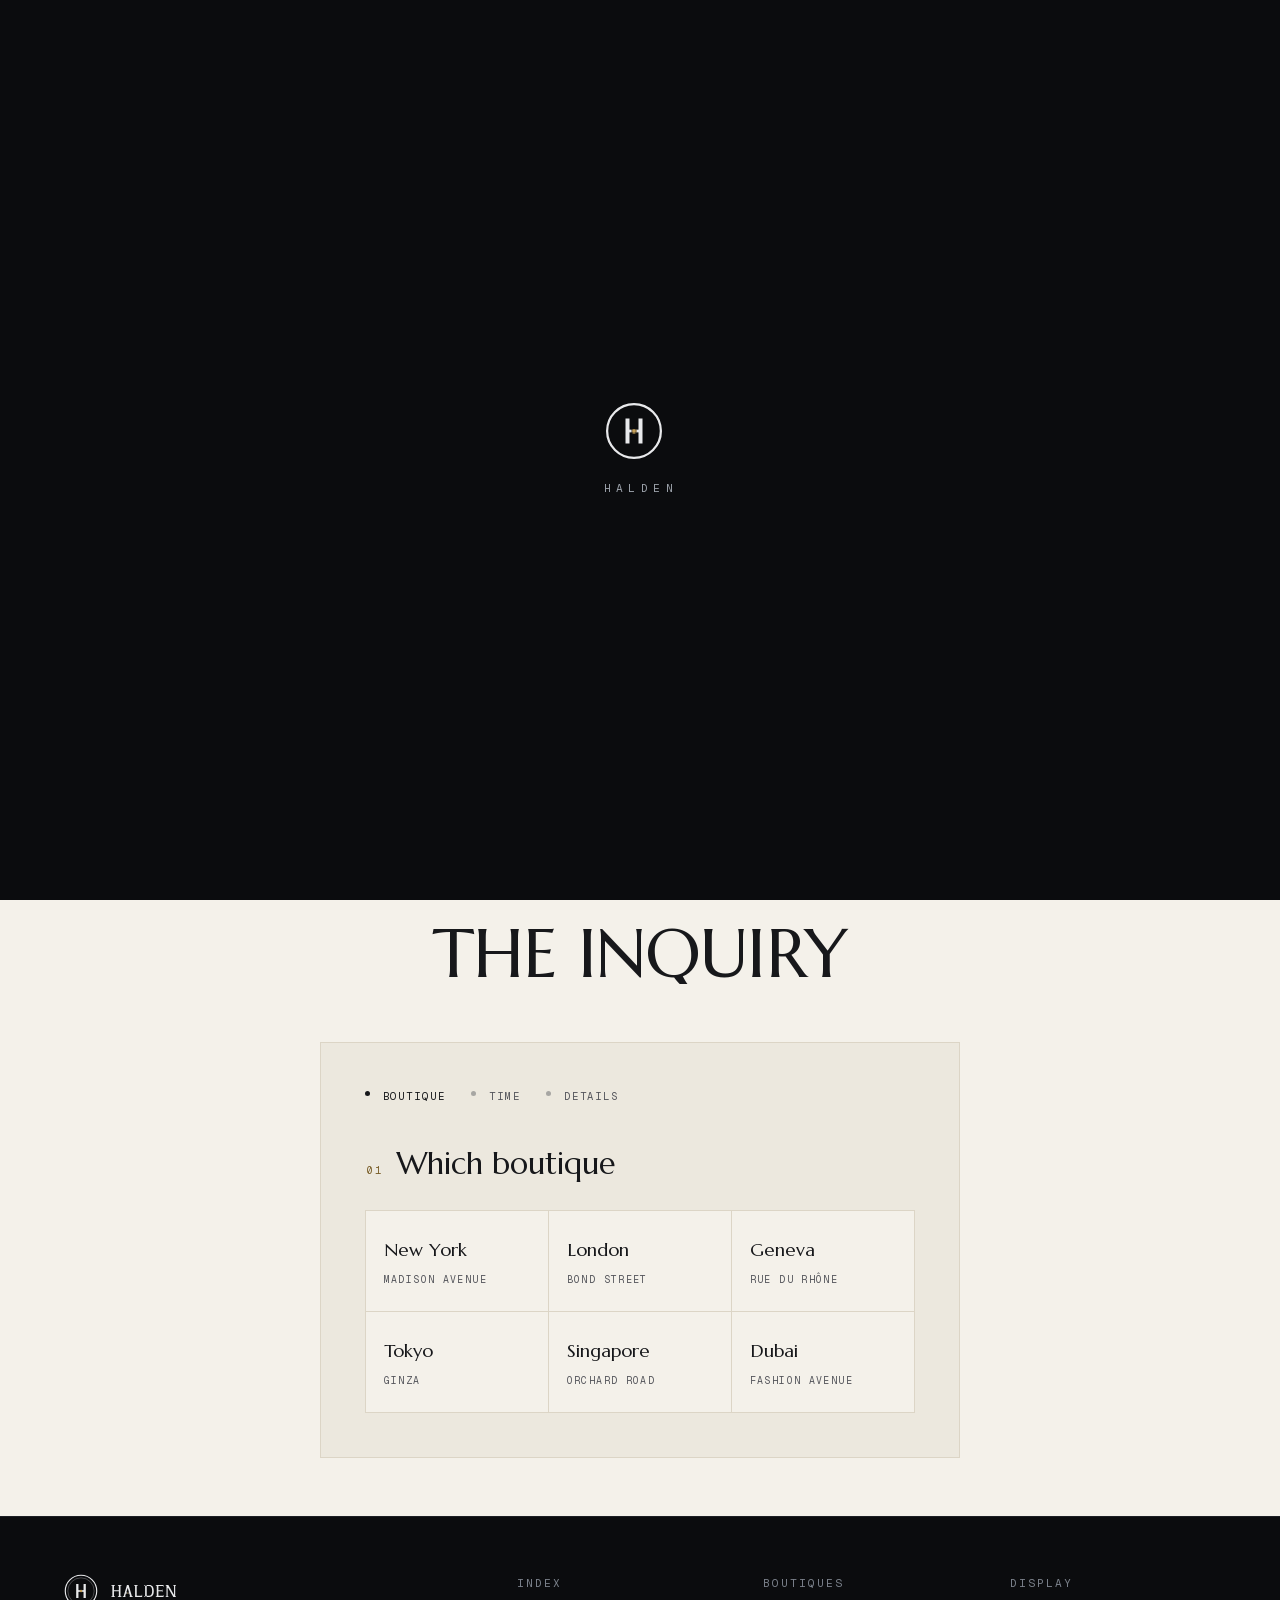
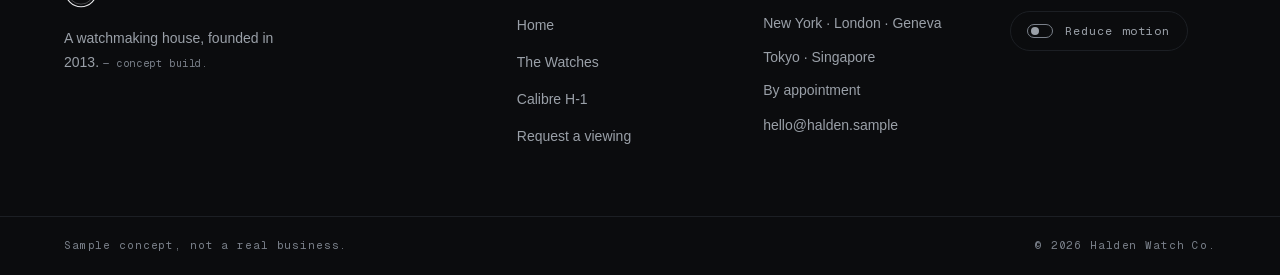
<file: halden-watch/contact.html>
<!DOCTYPE html>
<html lang="en" class="no-js">
<head>
<meta charset="utf-8">
<meta name="viewport" content="width=device-width, initial-scale=1">
<title>Request a viewing — Halden Watch Co.</title>
<meta name="description" content="Request a viewing at a Halden boutique. New York, London, Geneva, Tokyo, or Singapore, by appointment. Tell us which reference you'd like to see running.">
<link rel="canonical" href="https://halden.sample/contact.html">
<meta name="theme-color" content="#F4F1EA">
<meta property="og:type" content="website">
<meta property="og:site_name" content="Halden Watch Co.">
<meta property="og:url" content="https://halden.sample/contact.html">
<meta property="og:title" content="Request a viewing — Halden Watch Co.">
<meta property="og:description" content="Viewings are by appointment at our boutiques.">
<meta property="og:image" content="https://halden.sample/assets/og.jpg">
<meta property="og:image:width" content="1200">
<meta property="og:image:height" content="630">
<meta property="og:image:alt" content="Halden No. 1 in close-up: blue sunburst dial, dauphine hands, a champagne seconds hand, brushed steel on a near-black ground.">
<meta name="twitter:card" content="summary_large_image">
<meta name="twitter:title" content="Request a viewing — Halden Watch Co.">
<meta name="twitter:description" content="Viewings are by appointment at our boutiques.">
<meta name="twitter:image" content="https://halden.sample/assets/og.jpg">
<script>document.documentElement.classList.remove('no-js');document.documentElement.classList.add('js');</script>
<link rel="icon" type="image/svg+xml" href="assets/img/favicon.svg">
<link rel="alternate icon" type="image/png" sizes="32x32" href="assets/img/favicon-32.png">
<link rel="apple-touch-icon" sizes="180x180" href="assets/img/apple-touch-icon.png">
<link rel="preload" href="assets/fonts/halden-display.woff2" as="font" type="font/woff2" crossorigin>
<link rel="preload" href="assets/fonts/halden-mono.woff2" as="font" type="font/woff2" crossorigin>
<link rel="stylesheet" href="assets/tokens.css">
<link rel="stylesheet" href="assets/main.css">
<link rel="stylesheet" href="assets/watch.css">
<script src="assets/main.js" defer></script>
<script type="application/ld+json">
{
  "@context": "https://schema.org",
  "@type": "ContactPage",
  "@id": "https://halden.sample/contact.html",
  "url": "https://halden.sample/contact.html",
  "name": "Request a viewing — Halden Watch Co.",
  "inLanguage": "en",
  "isPartOf": { "@id": "https://halden.sample/#site" },
  "mainEntity": {
    "@type": "Organization",
    "@id": "https://halden.sample/#org",
    "name": "Halden Watch Co.",
    "url": "https://halden.sample/",
    "email": "hello@halden.sample",
    "disambiguatingDescription": "Sample concept build — not a real business.",
    "contactPoint": {
      "@type": "ContactPoint",
      "contactType": "Boutique appointments",
      "email": "hello@halden.sample",
      "areaServed": ["New York", "London", "Geneva", "Tokyo", "Singapore"],
      "availableLanguage": "en"
    }
  }
}
</script>
</head>
<body>

<a class="skip" href="#main">Skip to content</a>

<header class="hdr" data-hdr>
  <div class="hdr__in">
    <button class="hdr__burger" type="button" data-menu-btn aria-expanded="false" aria-controls="menu-pane">
      <span class="bars" aria-hidden="true"><i></i><i></i></span>Menu
    </button>
    <a class="hdr__mark" href="index.html" aria-label="Halden Watch Co., home">
      <!-- Halden marks: hand-drawn monogram seal + engraved logotype; the A carries the pallet jewel -->
      <svg class="seal" viewBox="0 0 48 48" fill="none" aria-hidden="true" focusable="false"><circle cx="24" cy="24" r="22.2" stroke="currentColor" stroke-width="1.6"/><circle cx="24" cy="24" r="18.6" stroke="currentColor" stroke-width="0.7" opacity="0.55"/><path d="M17.2 14h3.2v20h-3.2ZM27.6 14h3.2v20h-3.2ZM20.4 22.9h1.9v2.2h-1.9ZM25.7 22.9h1.9v2.2h-1.9Z" fill="currentColor"/><path d="M20.4 22.9h1.6v2.2h-1.6ZM26 22.9h1.6v2.2h-1.6Z" fill="currentColor"/><circle cx="24" cy="24" r="1.7" fill="#C8A35B"/></svg>
      <svg class="word" viewBox="0 0 242 48" fill="none" aria-hidden="true" focusable="false"><path d="M5 0H11V44H5ZM29 0H35V44H29ZM1.6 0H14.4V2.4H1.6ZM1.6 41.6H14.4V44H1.6ZM25.6 0H38.4V2.4H25.6ZM25.6 41.6H38.4V44H25.6ZM11 19H29V23H11Z" fill="currentColor"/><path d="M58.9 0L65.1 0L51.2 44L46 44ZM58.9 0L65.1 0L78 44L71.2 44ZM54.4 28L59.5 28L59.5 31.6L53.77 31.6ZM64.5 28L68.58 28L69.08 31.6L64.5 31.6ZM43.6 41.6H53.6V44H43.6ZM68.8 41.6H80.4V44H68.8Z" fill="currentColor"/><circle cx="62" cy="29.8" r="2.05" fill="#C8A35B"/><path d="M89 0H95V44H89ZM85.6 0H98.4V2.4H85.6ZM89 40H115V44H89ZM113.6 36H115V44H113.6Z" fill="currentColor"/><path d="M126 0H141C153.5 0 158 8.5 158 22C158 35.5 153.5 44 141 44H126ZM132 4H140.5C148.5 4 152 11 152 22C152 33 148.5 40 140.5 40H132ZM122.6 0H132V2.4H122.6ZM122.6 41.6H132V44H122.6Z" fill="currentColor" fill-rule="evenodd"/><path d="M169 0H175V44H169ZM165.6 0H178.4V2.4H165.6ZM165.6 41.6H178.4V44H165.6ZM169 0H194V4H169ZM192.6 0H194V7.5H192.6ZM169 19.4H190.5V23H169ZM189.2 16.8H190.5V25.6H189.2ZM169 40H194V44H169ZM192.6 36.5H194V44H192.6Z" fill="currentColor"/><path d="M205 0H209.2V44H205ZM232.8 0H237V44H232.8ZM205 0L211.8 0L237 44L230.2 44ZM202.2 0H212V2.4H202.2ZM202.2 41.6H212V44H202.2ZM230 0H239.8V2.4H230ZM230 41.6H239.8V44H230Z" fill="currentColor"/></svg>
      <span class="visually-hidden">Halden Watch Co.</span>
    </a>
    <nav class="hdr__nav" aria-label="Primary">
      <div class="hdr__group" data-wnav>
        <a href="collection.html">Watches</a>
        <div class="wpanel">
          <div class="wpanel__in">
            <a class="wpanel__item" href="collection.html#no1">
              <img src="assets/img/s10-no1-front.webp" width="720" height="965" loading="eager" alt="">
              <span class="nm">Halden No. 1</span>
              <span class="dl">38 mm · blue sunburst</span>
            </a>
            <a class="wpanel__item" href="collection.html#meridian">
              <img src="assets/img/s11-meridian-front.webp" width="720" height="965" loading="eager" alt="">
              <span class="nm">Halden Meridian</span>
              <span class="dl">39 mm · champagne guilloché</span>
            </a>
            <a class="wpanel__item" href="collection.html#field">
              <img src="assets/img/s12-field-front.webp" width="720" height="965" loading="eager" alt="">
              <span class="nm">Halden Field</span>
              <span class="dl">36 mm · salmon</span>
            </a>
            <a class="wpanel__item" href="collection.html#tide">
              <img src="assets/img/s15-tide-front.webp" width="720" height="965" loading="eager" alt="">
              <span class="nm">Halden Tide</span>
              <span class="dl">40 mm · black · diver</span>
            </a>
            <a class="wpanel__item" href="collection.html#crossing">
              <img src="assets/img/s16-crossing-front.webp" width="720" height="965" loading="eager" alt="">
              <span class="nm">Halden Crossing</span>
              <span class="dl">39 mm · navy · dual time</span>
            </a>
            <a class="wpanel__all" href="collection.html">The full collection <span class="arr" aria-hidden="true">&rarr;</span></a>
          </div>
        </div>
      </div>
      <a href="movement.html">Calibre H-1</a>
    </nav>
    <div class="hdr__util">
      <button class="hdr__searchbtn" type="button" data-search-btn aria-expanded="false" aria-controls="search-pane">
        <svg class="i-mag" viewBox="0 0 16 16" width="14" height="14" aria-hidden="true" focusable="false"><circle cx="6.6" cy="6.6" r="5.1" fill="none" stroke="currentColor" stroke-width="1.6"/><path d="m10.6 10.6 4 4" stroke="currentColor" stroke-width="1.6" stroke-linecap="round"/></svg>
        <span class="hdr__searchlbl">Search</span>
      </button>
      <a class="pill hdr__cta" href="contact.html">Request a viewing</a>
    </div>
  </div>
</header>

<!-- W5 (owner): the search panel — Rolex-style site search, dropped from the bar.
     JS-only (the button is hidden without JS); the index lives in main.js. -->
<div class="spanel" id="search-pane" data-search hidden>
  <div class="spanel__in">
    <form class="spanel__form" role="search" data-search-form>
      <svg class="i-mag" viewBox="0 0 16 16" width="14" height="14" aria-hidden="true" focusable="false"><circle cx="6.6" cy="6.6" r="5.1" fill="none" stroke="currentColor" stroke-width="1.6"/><path d="m10.6 10.6 4 4" stroke="currentColor" stroke-width="1.6" stroke-linecap="round"/></svg>
      <input class="spanel__input" type="search" name="q" placeholder="Search the house" aria-label="Search Halden Watch Co." autocomplete="off" data-search-input>
      <button class="spanel__close" type="button" data-search-close aria-label="Close search">
        <svg viewBox="0 0 14 14" width="14" height="14" aria-hidden="true" focusable="false"><path d="M1 1l12 12M13 1L1 13" stroke="currentColor" stroke-width="1.6" stroke-linecap="round"/></svg>
      </button>
    </form>
    <p class="spanel__label" data-search-label>Popular on this site</p>
    <ul class="spanel__results" data-search-results></ul>
  </div>
</div>

<div class="menu" id="menu-pane" data-menu hidden>
  <div class="menu__scrim" data-menu-close aria-hidden="true"></div>
  <div class="menu__panel" tabindex="-1">
    <nav aria-label="Menu">
      <ul>
        <li><a class="big" href="index.html">Home</a></li>
        <li>
          <a class="big" href="collection.html">Watches</a>
          <ul class="menu__watches">
            <li><a href="collection.html#no1"><img src="assets/img/s10-no1-front.webp" width="720" height="965" loading="lazy" alt="">No. 1</a></li>
            <li><a href="collection.html#meridian"><img src="assets/img/s11-meridian-front.webp" width="720" height="965" loading="lazy" alt="">Meridian</a></li>
            <li><a href="collection.html#field"><img src="assets/img/s12-field-front.webp" width="720" height="965" loading="lazy" alt="">Field</a></li>
            <li><a href="collection.html#tide"><img src="assets/img/s15-tide-front.webp" width="720" height="965" loading="lazy" alt="">Tide</a></li>
            <li><a href="collection.html#crossing"><img src="assets/img/s16-crossing-front.webp" width="720" height="965" loading="lazy" alt="">Crossing</a></li>
          </ul>
        </li>
        <li><a class="big" href="movement.html">Calibre H-1</a></li>
        <li><a class="big" href="contact.html" aria-current="page">Request a viewing</a></li>
      </ul>
    </nav>
    <p class="menu__foot">Our boutiques, by appointment · hello@halden.sample</p>
  </div>
</div>


<main id="main">

<!-- ============ REQUEST A VIEWING · page head ============================
     R63: the page opened with a heading that restated its own eyebrow and two
     paragraphs that restated the form under them ("tell us which reference",
     "we'll write back with a time" — the select and the error copy already say
     both). Same full-bleed head band as the collection and the calibre pages. -->
<section class="fband fband--tall fband--top" aria-labelledby="viewing-t">
  <img data-par="0.22" class="fband__img" src="assets/img/s14-no1-bench.webp" width="720" height="965" fetchpriority="high"
       alt="A Halden No. 1 watch head, not yet strapped, resting on a worn leather bench mat in a pool of warm lamp light, a brass loupe beside it.">
  <div class="fband__copy">
    <nav class="crumbs" aria-label="Breadcrumb">
      <a href="index.html">Home</a><span aria-hidden="true">/</span><span aria-current="page">Request a viewing</span>
    </nav>
    <p class="kicker" data-reveal="block">By appointment</p>
    <h1 class="fband__t fband__t--h1" id="viewing-t" data-reveal="lines">Request a viewing</h1>
    <p class="fband__s" data-reveal="block"><a href="mailto:hello@halden.sample">hello@halden.sample</a></p>
    <a class="tlink" href="#inquiry">Enquire <span class="arr" aria-hidden="true">&rarr;</span></a>
  </div>
</section>

<!-- ============ THE BOUTIQUES ===========================================
     The five cities are the page's other real fact, so they are set as five
     cells across the full measure rather than crammed into one line of a
     table. Full-width rows (the homepage's treatment) would have left five
     lengths of empty paper to the right of five short city names, and would
     have repeated the homepage block verbatim. Each cell jumps to the
     boutique field; script also selects that city there, which is a
     convenience, not the mechanism. -->
<!-- R99 (owner): the grid of place boxes is gone. Step one of the request
     already asks which boutique, so this was the same question twice. -->

<!-- ============ THE FACTS (centred strip, catalogue manners) ============ -->
<!-- R97 (owner): the hours/address strip is gone; the page goes straight to the request. -->

<!-- ============ THE INQUIRY ============================================
     R63: the form used to sit in the right-hand half of a two-column spread
     with a photograph and a fact list in the left — the photo-beside-a-column
     block this site has been taking out everywhere. It is now on the page's
     centre axis, on its own. -->
<section class="g-paper chapter chapter--tight" id="inquiry">
  <div class="shell inquiry">
    <div class="block">
      <p class="kicker" data-reveal="block">02</p>
      <h2 class="title" id="inquiry-t" data-reveal="lines">The inquiry</h2>
    </div>

    <!-- R88 (owner): a viewing is chosen, not filled in. The request is three steps
     now — where, when, then who — and each one opens in place as the one before
     it is answered, so the whole thing stays on a single screen instead of
     running down the page. Without JS every step is simply open, and the form
     posts exactly as it did before. -->
    <form class="form form--steps" data-form data-steps action="mailto:hello@halden.sample" method="post" enctype="text/plain" aria-labelledby="inquiry-t">

      <ol class="stepbar" aria-hidden="true">
        <li data-for="1">Boutique</li><li data-for="2">Time</li><li data-for="3">Details</li>
      </ol>

      <fieldset class="step is-on" data-step="1">
        <legend><span class="step__n">01</span> Which boutique</legend>
        <div class="picks">
          <label class="pick">
            <input type="radio" name="boutique" value="New York" required>
            <span class="pick__city">New York</span>
            <span class="pick__st">Madison Avenue</span>
          </label>
          <label class="pick">
            <input type="radio" name="boutique" value="London">
            <span class="pick__city">London</span>
            <span class="pick__st">Bond Street</span>
          </label>
          <label class="pick">
            <input type="radio" name="boutique" value="Geneva">
            <span class="pick__city">Geneva</span>
            <span class="pick__st">Rue du Rhône</span>
          </label>
          <label class="pick">
            <input type="radio" name="boutique" value="Tokyo">
            <span class="pick__city">Tokyo</span>
            <span class="pick__st">Ginza</span>
          </label>
          <label class="pick">
            <input type="radio" name="boutique" value="Singapore">
            <span class="pick__city">Singapore</span>
            <span class="pick__st">Orchard Road</span>
          </label>
          <label class="pick">
            <input type="radio" name="boutique" value="Dubai">
            <span class="pick__city">Dubai</span>
            <span class="pick__st">Fashion Avenue</span>
          </label>
        </div>
      </fieldset>

      <fieldset class="step" data-step="2">
        <legend><span class="step__n">02</span> When suits you</legend>
        <div class="field">
          <label for="date">Preferred date</label>
          <input type="date" id="date" name="preferred_date">
        </div>
        <div class="picks picks--row">
          <label class="pick pick--slim">
            <input type="radio" name="slot" value="Morning, 10—12">
            <span class="pick__city">Morning, 10—12</span>
          </label>
          <label class="pick pick--slim">
            <input type="radio" name="slot" value="Afternoon, 12—4">
            <span class="pick__city">Afternoon, 12—4</span>
          </label>
          <label class="pick pick--slim">
            <input type="radio" name="slot" value="Late afternoon, 4—6">
            <span class="pick__city">Late afternoon, 4—6</span>
          </label>
        </div>
      </fieldset>

      <fieldset class="step" data-step="3">
        <legend><span class="step__n">03</span> Where to write back</legend>
        <div class="field">
          <label for="name">Name <span class="req" aria-hidden="true">*</span></label>
          <input type="text" id="name" name="name" autocomplete="name" required aria-describedby="name-err" placeholder="Your name">
          <p class="err" id="name-err">Add a name so we know who to expect.</p>
        </div>
        <div class="field">
          <label for="email">Email <span class="req" aria-hidden="true">*</span></label>
          <input type="email" id="email" name="email" autocomplete="email" required aria-describedby="email-err" placeholder="you@example.com">
          <p class="err" id="email-err">Enter an email so we can write back with a time.</p>
        </div>
        <div class="field">
          <label for="model">Model of interest</label>
          <div class="select-wrap">
            <select id="model" name="model">
              <option value="No.1">Halden No. 1 (blue)</option>
              <option value="Meridian">Halden Meridian (champagne)</option>
              <option value="Field">Halden Field (salmon)</option>
              <option value="Tide">Halden Tide (black)</option>
              <option value="Crossing">Halden Crossing (navy)</option>
              <option value="Undecided">Not yet decided</option>
            </select>
          </div>
        </div>
        <div class="field">
          <label for="message">Anything to note</label>
          <textarea id="message" name="message" placeholder="A dial, a size, a detail you would like on the bench."></textarea>
        </div>
        <button type="submit" class="pill pill--solid">Send the request</button>
      </fieldset>
    </form>
  </div>
</section>

</main>

<footer class="ftr">
  <div class="ftr__grid">
    <div class="ftr__brand">
      <div class="lockup" aria-hidden="true"><svg class="seal" viewBox="0 0 48 48" fill="none" aria-hidden="true" focusable="false"><circle cx="24" cy="24" r="22.2" stroke="currentColor" stroke-width="1.6"/><circle cx="24" cy="24" r="18.6" stroke="currentColor" stroke-width="0.7" opacity="0.55"/><path d="M17.2 14h3.2v20h-3.2ZM27.6 14h3.2v20h-3.2ZM20.4 22.9h1.9v2.2h-1.9ZM25.7 22.9h1.9v2.2h-1.9Z" fill="currentColor"/><path d="M20.4 22.9h1.6v2.2h-1.6ZM26 22.9h1.6v2.2h-1.6Z" fill="currentColor"/><circle cx="24" cy="24" r="1.7" fill="#C8A35B"/></svg><svg class="word" viewBox="0 0 242 48" fill="none" aria-hidden="true" focusable="false"><path d="M5 0H11V44H5ZM29 0H35V44H29ZM1.6 0H14.4V2.4H1.6ZM1.6 41.6H14.4V44H1.6ZM25.6 0H38.4V2.4H25.6ZM25.6 41.6H38.4V44H25.6ZM11 19H29V23H11Z" fill="currentColor"/><path d="M58.9 0L65.1 0L51.2 44L46 44ZM58.9 0L65.1 0L78 44L71.2 44ZM54.4 28L59.5 28L59.5 31.6L53.77 31.6ZM64.5 28L68.58 28L69.08 31.6L64.5 31.6ZM43.6 41.6H53.6V44H43.6ZM68.8 41.6H80.4V44H68.8Z" fill="currentColor"/><circle cx="62" cy="29.8" r="2.05" fill="#C8A35B"/><path d="M89 0H95V44H89ZM85.6 0H98.4V2.4H85.6ZM89 40H115V44H89ZM113.6 36H115V44H113.6Z" fill="currentColor"/><path d="M126 0H141C153.5 0 158 8.5 158 22C158 35.5 153.5 44 141 44H126ZM132 4H140.5C148.5 4 152 11 152 22C152 33 148.5 40 140.5 40H132ZM122.6 0H132V2.4H122.6ZM122.6 41.6H132V44H122.6Z" fill="currentColor" fill-rule="evenodd"/><path d="M169 0H175V44H169ZM165.6 0H178.4V2.4H165.6ZM165.6 41.6H178.4V44H165.6ZM169 0H194V4H169ZM192.6 0H194V7.5H192.6ZM169 19.4H190.5V23H169ZM189.2 16.8H190.5V25.6H189.2ZM169 40H194V44H169ZM192.6 36.5H194V44H192.6Z" fill="currentColor"/><path d="M205 0H209.2V44H205ZM232.8 0H237V44H232.8ZM205 0L211.8 0L237 44L230.2 44ZM202.2 0H212V2.4H202.2ZM202.2 41.6H212V44H202.2ZM230 0H239.8V2.4H230ZM230 41.6H239.8V44H230Z" fill="currentColor"/></svg></div>
      <span class="visually-hidden">Halden Watch Co.</span>
      <p>A watchmaking house, founded in 2013. <span class="meta"> — concept build.</span></p>
    </div>
    <nav class="ftr__col" aria-label="Index">
      <h4>Index</h4>
      <ul>
        <li><a href="index.html">Home</a></li>
        <li><a href="collection.html">The Watches</a></li>
        <li><a href="movement.html">Calibre H-1</a></li>
        <li><a href="contact.html">Request a viewing</a></li>
      </ul>
    </nav>
    <div class="ftr__col">
      <h4>Boutiques</h4>
      <ul>
        <li><p>New York · London · Geneva</p></li>
        <li><p>Tokyo · Singapore</p></li>
        <li><p>By appointment</p></li>
        <li><a href="mailto:hello@halden.sample">hello@halden.sample</a></li>
      </ul>
    </div>
    <div class="ftr__col">
      <h4>Display</h4>
      <button type="button" class="motion-toggle" data-motion-toggle aria-pressed="false">
        <span class="sw" aria-hidden="true"></span>Reduce motion
      </button>
    </div>
  </div>
  <div class="ftr__legal">
    <div class="in">
      <span>Sample concept, not a real business.</span>
      <span>© 2026 Halden Watch Co.</span>
    </div>
  </div>
</footer>


  <div class="sbar" aria-hidden="true"><i class="sbar__thumb"></i></div>
</body>
</html>
</file>
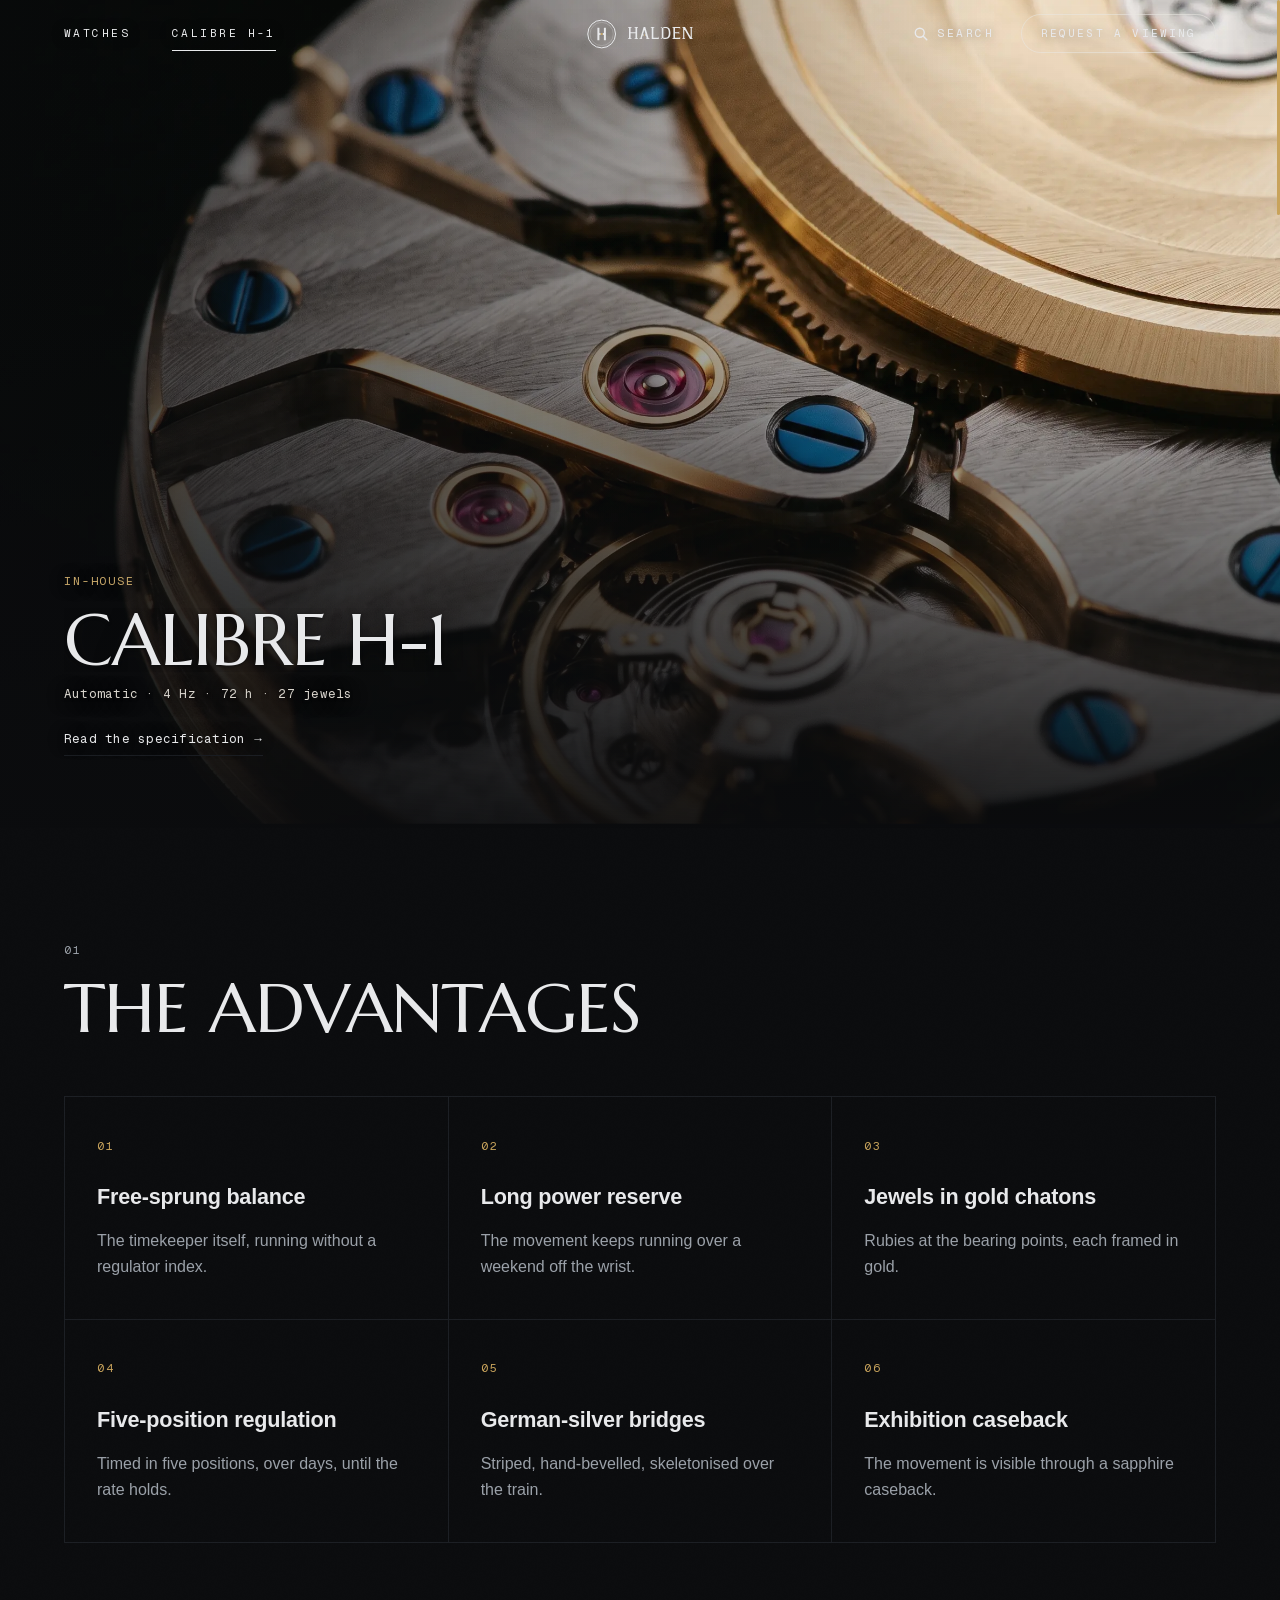
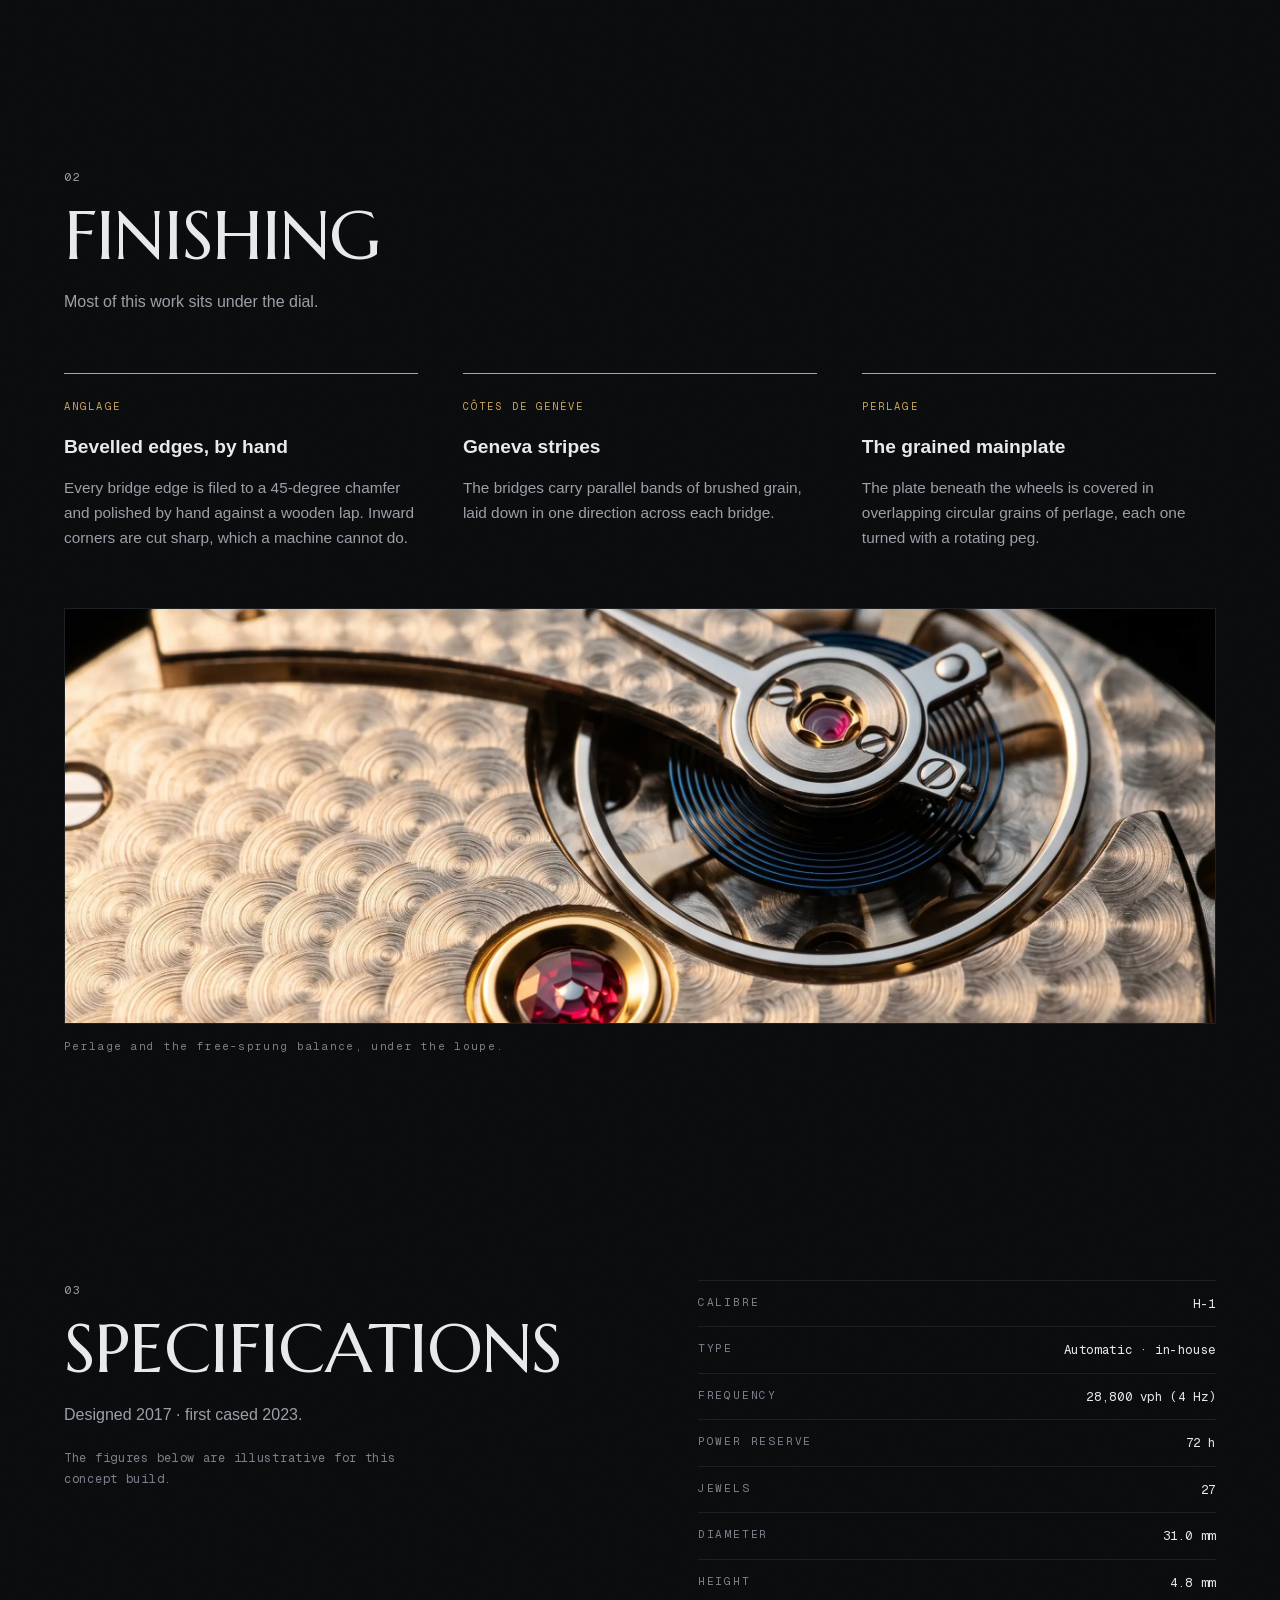
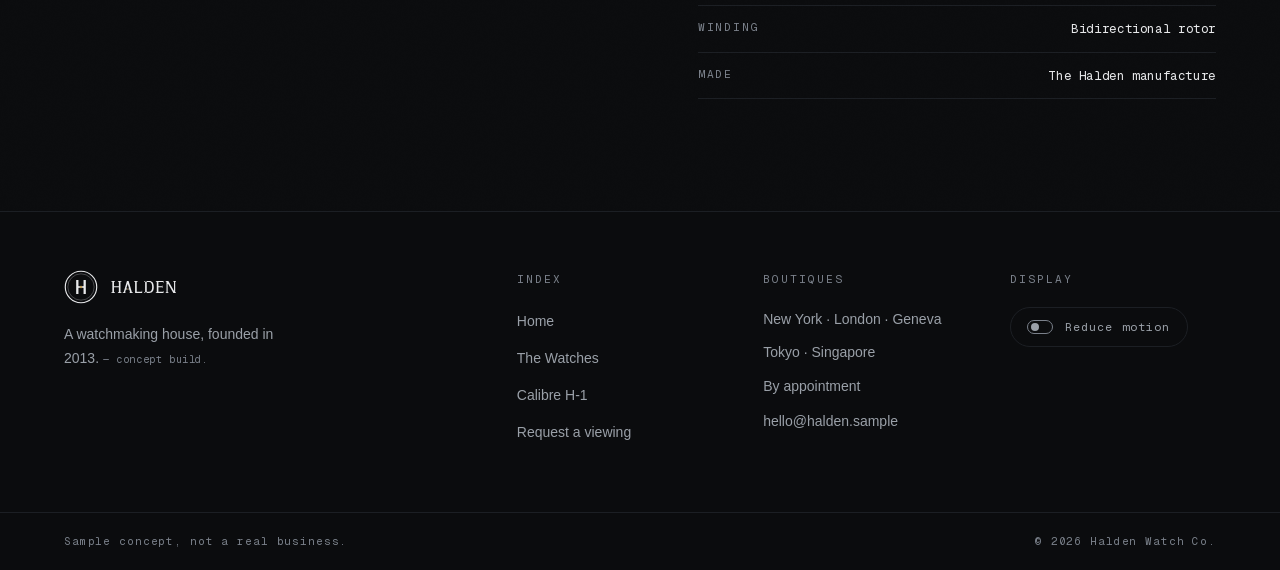
<file: halden-watch/movement.html>
<!DOCTYPE html>
<html lang="en" class="no-js">
<head>
<meta charset="utf-8">
<meta name="viewport" content="width=device-width, initial-scale=1">
<title>Calibre H-1 — Halden Watch Co.</title>
<meta name="description" content="The Calibre H-1 is Halden's in-house automatic movement: free-sprung balance, 28,800 vph, 27 jewels in gold chatons, German-silver bridges, regulated over five positions at the Halden manufacture.">
<link rel="canonical" href="https://halden.sample/movement.html">
<meta name="theme-color" content="#FFFFFF">
<meta property="og:type" content="website">
<meta property="og:site_name" content="Halden Watch Co.">
<meta property="og:url" content="https://halden.sample/movement.html">
<meta property="og:title" content="Calibre H-1 — Halden Watch Co.">
<meta property="og:description" content="Calibre H-1: automatic, 4 Hz, 72-hour reserve, 27 jewels. Designed 2017, first cased 2023.">
<meta property="og:image" content="https://halden.sample/assets/og.jpg">
<meta property="og:image:width" content="1200">
<meta property="og:image:height" content="630">
<meta property="og:image:alt" content="Halden No. 1 in close-up: blue sunburst dial, dauphine hands, a champagne seconds hand, brushed steel on a near-black ground.">
<meta name="twitter:card" content="summary_large_image">
<meta name="twitter:title" content="Calibre H-1 — Halden Watch Co.">
<meta name="twitter:description" content="Calibre H-1: automatic, 4 Hz, 72-hour reserve, 27 jewels. Designed 2017, first cased 2023.">
<meta name="twitter:image" content="https://halden.sample/assets/og.jpg">
<script>document.documentElement.classList.remove('no-js');document.documentElement.classList.add('js');</script>
<link rel="icon" type="image/svg+xml" href="assets/img/favicon.svg">
<link rel="alternate icon" type="image/png" sizes="32x32" href="assets/img/favicon-32.png">
<link rel="apple-touch-icon" sizes="180x180" href="assets/img/apple-touch-icon.png">
<link rel="preload" href="assets/fonts/halden-display.woff2" as="font" type="font/woff2" crossorigin>
<link rel="preload" href="assets/fonts/halden-mono.woff2" as="font" type="font/woff2" crossorigin>
<link rel="stylesheet" href="assets/tokens.css">
<link rel="stylesheet" href="assets/main.css">
<link rel="stylesheet" href="assets/watch.css">
<script src="assets/main.js" defer></script>
<script type="application/ld+json">
{
  "@context": "https://schema.org",
  "@type": "Product",
  "@id": "https://halden.sample/movement.html#h1",
  "url": "https://halden.sample/movement.html",
  "name": "Halden Calibre H-1",
  "description": "In-house automatic movement: free-sprung balance at 28,800 vph (4 Hz), 27 ruby jewels in gold chatons, German-silver bridges under Côtes de Genève, perlage on the mainplate, hand-bevelled anglage, bidirectional winding rotor, regulated over five positions at the Halden manufacture. Shown through an exhibition caseback. Sample concept build — figures on the page are illustrative.",
  "image": "https://halden.sample/assets/img/s6-movement-macro-a.webp",
  "brand": { "@type": "Brand", "name": "Halden" },
  "manufacturer": { "@id": "https://halden.sample/#org" },
  "category": "Watch movement",
  "isRelatedTo": [
    { "@id": "https://halden.sample/collection.html#no1" },
    { "@id": "https://halden.sample/collection.html#meridian" },
    { "@id": "https://halden.sample/collection.html#field" },
    { "@id": "https://halden.sample/collection.html#tide" },
    { "@id": "https://halden.sample/collection.html#crossing" }
  ]
}
</script>
</head>
<body>

<a class="skip" href="#main">Skip to content</a>

<header class="hdr" data-hdr>
  <div class="hdr__in">
    <button class="hdr__burger" type="button" data-menu-btn aria-expanded="false" aria-controls="menu-pane">
      <span class="bars" aria-hidden="true"><i></i><i></i></span>Menu
    </button>
    <a class="hdr__mark" href="index.html" aria-label="Halden Watch Co., home">
      <!-- Halden marks: hand-drawn monogram seal + engraved logotype; the A carries the pallet jewel -->
      <svg class="seal" viewBox="0 0 48 48" fill="none" aria-hidden="true" focusable="false"><circle cx="24" cy="24" r="22.2" stroke="currentColor" stroke-width="1.6"/><circle cx="24" cy="24" r="18.6" stroke="currentColor" stroke-width="0.7" opacity="0.55"/><path d="M17.2 14h3.2v20h-3.2ZM27.6 14h3.2v20h-3.2ZM20.4 22.9h1.9v2.2h-1.9ZM25.7 22.9h1.9v2.2h-1.9Z" fill="currentColor"/><path d="M20.4 22.9h1.6v2.2h-1.6ZM26 22.9h1.6v2.2h-1.6Z" fill="currentColor"/><circle cx="24" cy="24" r="1.7" fill="#C8A35B"/></svg>
      <svg class="word" viewBox="0 0 242 48" fill="none" aria-hidden="true" focusable="false"><path d="M5 0H11V44H5ZM29 0H35V44H29ZM1.6 0H14.4V2.4H1.6ZM1.6 41.6H14.4V44H1.6ZM25.6 0H38.4V2.4H25.6ZM25.6 41.6H38.4V44H25.6ZM11 19H29V23H11Z" fill="currentColor"/><path d="M58.9 0L65.1 0L51.2 44L46 44ZM58.9 0L65.1 0L78 44L71.2 44ZM54.4 28L59.5 28L59.5 31.6L53.77 31.6ZM64.5 28L68.58 28L69.08 31.6L64.5 31.6ZM43.6 41.6H53.6V44H43.6ZM68.8 41.6H80.4V44H68.8Z" fill="currentColor"/><circle cx="62" cy="29.8" r="2.05" fill="#C8A35B"/><path d="M89 0H95V44H89ZM85.6 0H98.4V2.4H85.6ZM89 40H115V44H89ZM113.6 36H115V44H113.6Z" fill="currentColor"/><path d="M126 0H141C153.5 0 158 8.5 158 22C158 35.5 153.5 44 141 44H126ZM132 4H140.5C148.5 4 152 11 152 22C152 33 148.5 40 140.5 40H132ZM122.6 0H132V2.4H122.6ZM122.6 41.6H132V44H122.6Z" fill="currentColor" fill-rule="evenodd"/><path d="M169 0H175V44H169ZM165.6 0H178.4V2.4H165.6ZM165.6 41.6H178.4V44H165.6ZM169 0H194V4H169ZM192.6 0H194V7.5H192.6ZM169 19.4H190.5V23H169ZM189.2 16.8H190.5V25.6H189.2ZM169 40H194V44H169ZM192.6 36.5H194V44H192.6Z" fill="currentColor"/><path d="M205 0H209.2V44H205ZM232.8 0H237V44H232.8ZM205 0L211.8 0L237 44L230.2 44ZM202.2 0H212V2.4H202.2ZM202.2 41.6H212V44H202.2ZM230 0H239.8V2.4H230ZM230 41.6H239.8V44H230Z" fill="currentColor"/></svg>
      <span class="visually-hidden">Halden Watch Co.</span>
    </a>
    <nav class="hdr__nav" aria-label="Primary">
      <div class="hdr__group" data-wnav>
        <a href="collection.html">Watches</a>
        <div class="wpanel">
          <div class="wpanel__in">
            <a class="wpanel__item" href="collection.html#no1">
              <img src="assets/img/s10-no1-front.webp" width="720" height="965" loading="eager" alt="">
              <span class="nm">Halden No. 1</span>
              <span class="dl">38 mm · blue sunburst</span>
            </a>
            <a class="wpanel__item" href="collection.html#meridian">
              <img src="assets/img/s11-meridian-front.webp" width="720" height="965" loading="eager" alt="">
              <span class="nm">Halden Meridian</span>
              <span class="dl">39 mm · champagne guilloché</span>
            </a>
            <a class="wpanel__item" href="collection.html#field">
              <img src="assets/img/s12-field-front.webp" width="720" height="965" loading="eager" alt="">
              <span class="nm">Halden Field</span>
              <span class="dl">36 mm · salmon</span>
            </a>
            <a class="wpanel__item" href="collection.html#tide">
              <img src="assets/img/s15-tide-front.webp" width="720" height="965" loading="eager" alt="">
              <span class="nm">Halden Tide</span>
              <span class="dl">40 mm · black · diver</span>
            </a>
            <a class="wpanel__item" href="collection.html#crossing">
              <img src="assets/img/s16-crossing-front.webp" width="720" height="965" loading="eager" alt="">
              <span class="nm">Halden Crossing</span>
              <span class="dl">39 mm · navy · dual time</span>
            </a>
            <a class="wpanel__all" href="collection.html">The full collection <span class="arr" aria-hidden="true">&rarr;</span></a>
          </div>
        </div>
      </div>
      <a href="movement.html" aria-current="page">Calibre H-1</a>
    </nav>
    <div class="hdr__util">
      <button class="hdr__searchbtn" type="button" data-search-btn aria-expanded="false" aria-controls="search-pane">
        <svg class="i-mag" viewBox="0 0 16 16" width="14" height="14" aria-hidden="true" focusable="false"><circle cx="6.6" cy="6.6" r="5.1" fill="none" stroke="currentColor" stroke-width="1.6"/><path d="m10.6 10.6 4 4" stroke="currentColor" stroke-width="1.6" stroke-linecap="round"/></svg>
        <span class="hdr__searchlbl">Search</span>
      </button>
      <a class="pill hdr__cta" href="contact.html">Request a viewing</a>
    </div>
  </div>
</header>

<!-- W5 (owner): the search panel — Rolex-style site search, dropped from the bar.
     JS-only (the button is hidden without JS); the index lives in main.js. -->
<div class="spanel" id="search-pane" data-search hidden>
  <div class="spanel__in">
    <form class="spanel__form" role="search" data-search-form>
      <svg class="i-mag" viewBox="0 0 16 16" width="14" height="14" aria-hidden="true" focusable="false"><circle cx="6.6" cy="6.6" r="5.1" fill="none" stroke="currentColor" stroke-width="1.6"/><path d="m10.6 10.6 4 4" stroke="currentColor" stroke-width="1.6" stroke-linecap="round"/></svg>
      <input class="spanel__input" type="search" name="q" placeholder="Search the house" aria-label="Search Halden Watch Co." autocomplete="off" data-search-input>
      <button class="spanel__close" type="button" data-search-close aria-label="Close search">
        <svg viewBox="0 0 14 14" width="14" height="14" aria-hidden="true" focusable="false"><path d="M1 1l12 12M13 1L1 13" stroke="currentColor" stroke-width="1.6" stroke-linecap="round"/></svg>
      </button>
    </form>
    <p class="spanel__label" data-search-label>Popular on this site</p>
    <ul class="spanel__results" data-search-results></ul>
  </div>
</div>

<div class="menu" id="menu-pane" data-menu hidden>
  <div class="menu__scrim" data-menu-close aria-hidden="true"></div>
  <div class="menu__panel" tabindex="-1">
    <nav aria-label="Menu">
      <ul>
        <li><a class="big" href="index.html">Home</a></li>
        <li>
          <a class="big" href="collection.html">Watches</a>
          <ul class="menu__watches">
            <li><a href="collection.html#no1"><img src="assets/img/s10-no1-front.webp" width="720" height="965" loading="lazy" alt="">No. 1</a></li>
            <li><a href="collection.html#meridian"><img src="assets/img/s11-meridian-front.webp" width="720" height="965" loading="lazy" alt="">Meridian</a></li>
            <li><a href="collection.html#field"><img src="assets/img/s12-field-front.webp" width="720" height="965" loading="lazy" alt="">Field</a></li>
            <li><a href="collection.html#tide"><img src="assets/img/s15-tide-front.webp" width="720" height="965" loading="lazy" alt="">Tide</a></li>
            <li><a href="collection.html#crossing"><img src="assets/img/s16-crossing-front.webp" width="720" height="965" loading="lazy" alt="">Crossing</a></li>
          </ul>
        </li>
        <li><a class="big" href="movement.html" aria-current="page">Calibre H-1</a></li>
        <li><a class="big" href="contact.html">Request a viewing</a></li>
      </ul>
    </nav>
    <p class="menu__foot">Our boutiques, by appointment · hello@halden.sample</p>
  </div>
</div>


<main id="main">

<!-- ============ HERO (ink) ============ -->
<!-- R62 (owner): this was the last photo-beside-a-paragraph block on the site —
     the pattern that made the two mocks read as one. The calibre page opens the
     way the homepage does now: the movement full-bleed, the name and its numbers
     over it, one link down to the specification. The band sits under the fixed
     header, so it carries the top offset itself. -->
<section class="fband fband--tall fband--top" aria-labelledby="cal-h">
  <img data-par="0.22" class="fband__img" src="assets/img/s6-movement-macro-a.webp" width="2752" height="1536" fetchpriority="high"
       alt="Macro of the Calibre H-1: Cotes de Geneve striping across German-silver bridges, anglage catching a line of light, ruby jewels in gold chatons, blued screws.">
  <div class="fband__copy">
    <p class="kicker" data-reveal="block">In-house</p>
    <h1 class="fband__t fband__t--h1" id="cal-h" data-reveal="lines">Calibre H-1</h1>
    <p class="fband__s" data-reveal="block">Automatic &middot; 4 Hz &middot; 72 h &middot; 27 jewels</p>
    <a class="tlink" href="#specs">Read the specification <span class="arr" aria-hidden="true">&rarr;</span></a>
  </div>
</section>

<!-- ============ SIX ADVANTAGES ============ -->
<section class="chapter grain">
  <div class="shell">
    <div class="block">
      <p class="kicker" data-reveal="block">01</p>
      <h2 class="title" data-reveal="lines">The advantages</h2>
    </div>
    <ul class="adv">
      <li data-reveal="block"><span class="n">01</span><h3>Free-sprung balance</h3><p>The timekeeper itself, running without a regulator index.</p></li>
      <li data-reveal="block"><span class="n">02</span><h3>Long power reserve</h3><p>The movement keeps running over a weekend off the wrist.</p></li>
      <li data-reveal="block"><span class="n">03</span><h3>Jewels in gold chatons</h3><p>Rubies at the bearing points, each framed in gold.</p></li>
      <li data-reveal="block"><span class="n">04</span><h3>Five-position regulation</h3><p>Timed in five positions, over days, until the rate holds.</p></li>
      <li data-reveal="block"><span class="n">05</span><h3>German-silver bridges</h3><p>Striped, hand-bevelled, skeletonised over the train.</p></li>
      <li data-reveal="block"><span class="n">06</span><h3>Exhibition caseback</h3><p>The movement is visible through a sapphire caseback.</p></li>
    </ul>
  </div>
</section>

<!-- ============ FINISHING ============ -->
<section class="chapter grain">
  <div class="shell">
    <div class="block">
      <p class="kicker" data-reveal="block">02</p>
      <h2 class="title" data-reveal="lines">Finishing</h2>
      <p class="lede" data-reveal="block">Most of this work sits under the dial.</p>
    </div>
    <div class="finishing">
      <div class="finishing__item" data-reveal="block">
        <span class="lab">Anglage</span>
        <h3>Bevelled edges, by hand</h3>
        <p>Every bridge edge is filed to a 45-degree chamfer and polished by hand against a wooden lap.
          Inward corners are cut sharp, which a machine cannot do.</p>
      </div>
      <div class="finishing__item" data-reveal="block">
        <span class="lab">Côtes de Genève</span>
        <h3>Geneva stripes</h3>
        <p>The bridges carry parallel bands of brushed grain, laid down in one direction across
          each bridge.</p>
      </div>
      <div class="finishing__item" data-reveal="block">
        <span class="lab">Perlage</span>
        <h3>The grained mainplate</h3>
        <p>The plate beneath the wheels is covered in overlapping circular grains of perlage, each one turned
          with a rotating peg.</p>
      </div>
    </div>
    <figure class="finishing__media" data-reveal="dezoom">
      <img src="assets/img/s7-movement-macro-b.webp" width="2752" height="1536" loading="lazy"
           alt="Macro of movement finishing: overlapping perlage swirls across a mainplate beside a polished free-sprung balance wheel with a blued hairspring.">
      <figcaption>Perlage and the free-sprung balance, under the loupe.</figcaption>
    </figure>
  </div>
</section>

<!-- ============ THE NUMBERS ============ -->
<section class="chapter grain" id="specs">
  <div class="shell pdp__cols">
    <div class="block">
      <p class="kicker" data-reveal="block">03</p>
      <h2 class="title" data-reveal="lines">Specifications</h2>
      <p class="lede" data-reveal="block">Designed 2017 · first cased 2023.</p>
      <p class="footnote" data-reveal="block">The figures below are illustrative for this concept build.</p>
    </div>
    <dl class="spec-table" data-reveal="block">
      <div><dt>Calibre</dt><dd>H-1</dd></div>
      <div><dt>Type</dt><dd>Automatic · in-house</dd></div>
      <div><dt>Frequency</dt><dd>28,800 vph (4 Hz)</dd></div>
      <div><dt>Power reserve</dt><dd>72 h</dd></div>
      <div><dt>Jewels</dt><dd>27</dd></div>
      <div><dt>Diameter</dt><dd>31.0 mm</dd></div>
      <div><dt>Height</dt><dd>4.8 mm</dd></div>
      <div><dt>Winding</dt><dd>Bidirectional rotor</dd></div>
      <div><dt>Made</dt><dd>The Halden manufacture</dd></div>
    </dl>
  </div>
</section>

<!-- ============ CLOSING ============ -->
<!-- R97 (owner): no closing viewing band on the calibre page. -->

</main>

<footer class="ftr">
  <div class="ftr__grid">
    <div class="ftr__brand">
      <div class="lockup" aria-hidden="true"><svg class="seal" viewBox="0 0 48 48" fill="none" aria-hidden="true" focusable="false"><circle cx="24" cy="24" r="22.2" stroke="currentColor" stroke-width="1.6"/><circle cx="24" cy="24" r="18.6" stroke="currentColor" stroke-width="0.7" opacity="0.55"/><path d="M17.2 14h3.2v20h-3.2ZM27.6 14h3.2v20h-3.2ZM20.4 22.9h1.9v2.2h-1.9ZM25.7 22.9h1.9v2.2h-1.9Z" fill="currentColor"/><path d="M20.4 22.9h1.6v2.2h-1.6ZM26 22.9h1.6v2.2h-1.6Z" fill="currentColor"/><circle cx="24" cy="24" r="1.7" fill="#C8A35B"/></svg><svg class="word" viewBox="0 0 242 48" fill="none" aria-hidden="true" focusable="false"><path d="M5 0H11V44H5ZM29 0H35V44H29ZM1.6 0H14.4V2.4H1.6ZM1.6 41.6H14.4V44H1.6ZM25.6 0H38.4V2.4H25.6ZM25.6 41.6H38.4V44H25.6ZM11 19H29V23H11Z" fill="currentColor"/><path d="M58.9 0L65.1 0L51.2 44L46 44ZM58.9 0L65.1 0L78 44L71.2 44ZM54.4 28L59.5 28L59.5 31.6L53.77 31.6ZM64.5 28L68.58 28L69.08 31.6L64.5 31.6ZM43.6 41.6H53.6V44H43.6ZM68.8 41.6H80.4V44H68.8Z" fill="currentColor"/><circle cx="62" cy="29.8" r="2.05" fill="#C8A35B"/><path d="M89 0H95V44H89ZM85.6 0H98.4V2.4H85.6ZM89 40H115V44H89ZM113.6 36H115V44H113.6Z" fill="currentColor"/><path d="M126 0H141C153.5 0 158 8.5 158 22C158 35.5 153.5 44 141 44H126ZM132 4H140.5C148.5 4 152 11 152 22C152 33 148.5 40 140.5 40H132ZM122.6 0H132V2.4H122.6ZM122.6 41.6H132V44H122.6Z" fill="currentColor" fill-rule="evenodd"/><path d="M169 0H175V44H169ZM165.6 0H178.4V2.4H165.6ZM165.6 41.6H178.4V44H165.6ZM169 0H194V4H169ZM192.6 0H194V7.5H192.6ZM169 19.4H190.5V23H169ZM189.2 16.8H190.5V25.6H189.2ZM169 40H194V44H169ZM192.6 36.5H194V44H192.6Z" fill="currentColor"/><path d="M205 0H209.2V44H205ZM232.8 0H237V44H232.8ZM205 0L211.8 0L237 44L230.2 44ZM202.2 0H212V2.4H202.2ZM202.2 41.6H212V44H202.2ZM230 0H239.8V2.4H230ZM230 41.6H239.8V44H230Z" fill="currentColor"/></svg></div>
      <span class="visually-hidden">Halden Watch Co.</span>
      <p>A watchmaking house, founded in 2013. <span class="meta"> — concept build.</span></p>
    </div>
    <nav class="ftr__col" aria-label="Index">
      <h4>Index</h4>
      <ul>
        <li><a href="index.html">Home</a></li>
        <li><a href="collection.html">The Watches</a></li>
        <li><a href="movement.html">Calibre H-1</a></li>
        <li><a href="contact.html">Request a viewing</a></li>
      </ul>
    </nav>
    <div class="ftr__col">
      <h4>Boutiques</h4>
      <ul>
        <li><p>New York · London · Geneva</p></li>
        <li><p>Tokyo · Singapore</p></li>
        <li><p>By appointment</p></li>
        <li><a href="mailto:hello@halden.sample">hello@halden.sample</a></li>
      </ul>
    </div>
    <div class="ftr__col">
      <h4>Display</h4>
      <button type="button" class="motion-toggle" data-motion-toggle aria-pressed="false">
        <span class="sw" aria-hidden="true"></span>Reduce motion
      </button>
    </div>
  </div>
  <div class="ftr__legal">
    <div class="in">
      <span>Sample concept, not a real business.</span>
      <span>© 2026 Halden Watch Co.</span>
    </div>
  </div>
</footer>


  <div class="sbar" aria-hidden="true"><i class="sbar__thumb"></i></div>
</body>
</html>
</file>
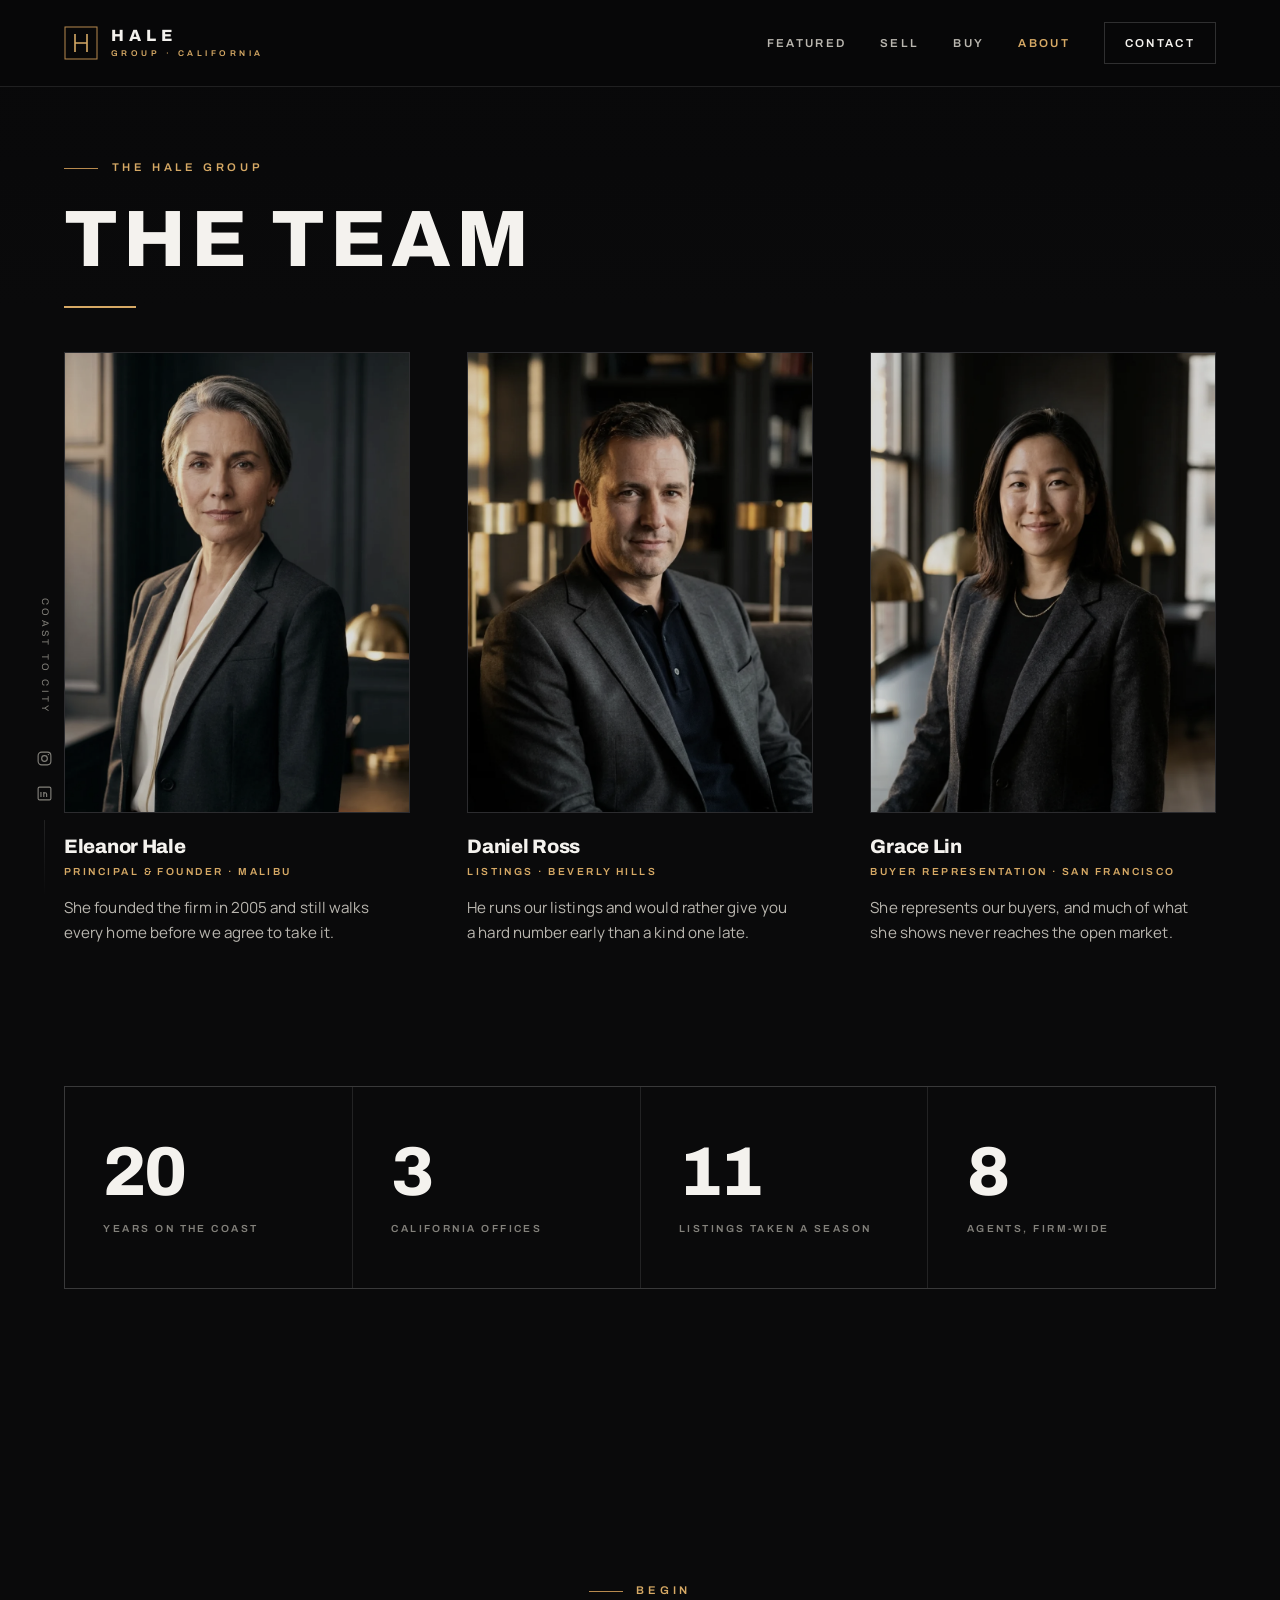
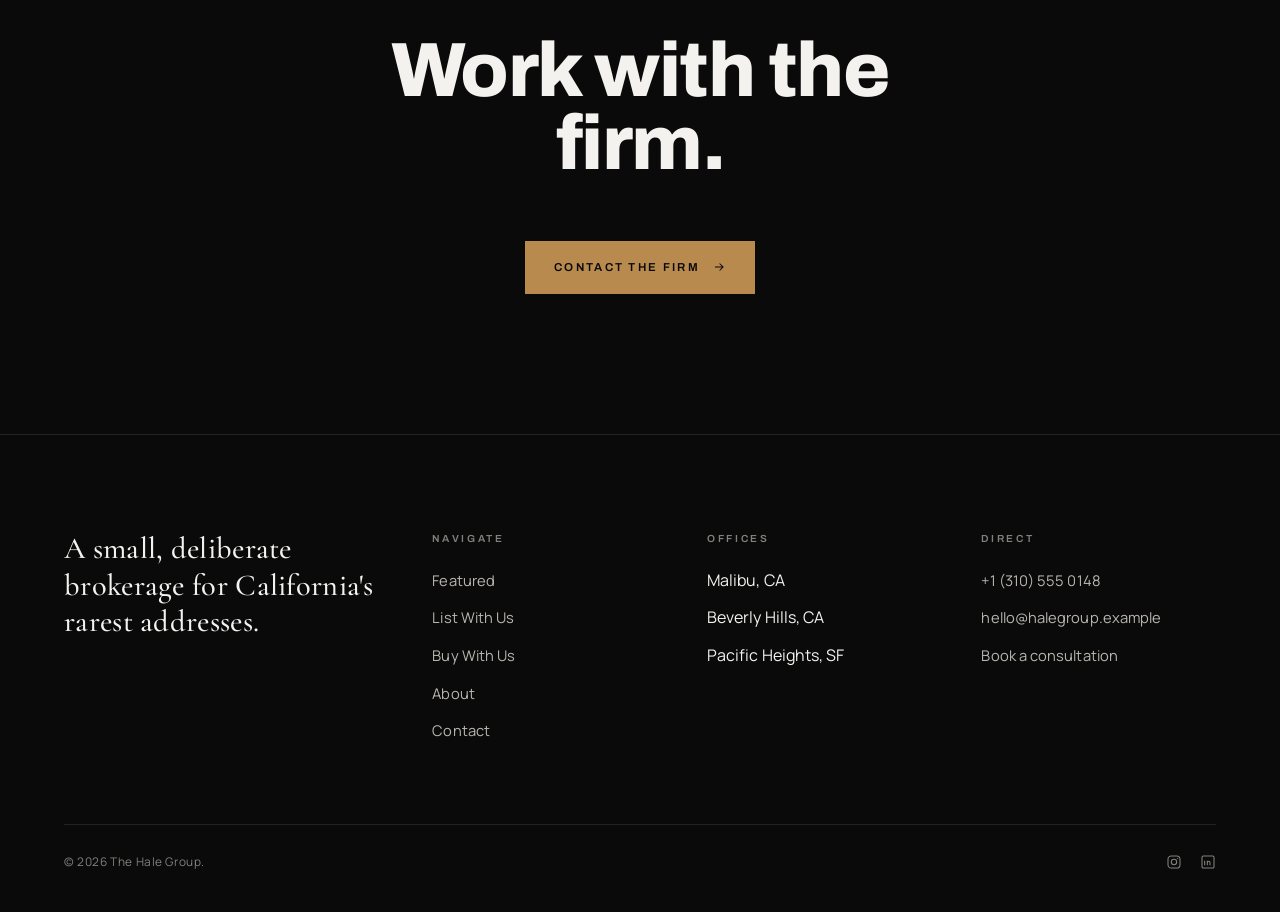
<file: hale-group/about.html>
<!DOCTYPE html>
<html lang="en">
<head>
<meta charset="UTF-8">
<meta name="viewport" content="width=device-width, initial-scale=1">
<title>About, The Hale Group</title>
<meta name="description" content="The Hale Group is a boutique California brokerage founded by Eleanor Hale. We keep the list short so every home gets our full attention. Sample showcase.">
<meta name="robots" content="index,follow">
<link rel="preconnect" href="https://fonts.googleapis.com">
<link rel="preconnect" href="https://fonts.gstatic.com" crossorigin>
<link href="https://fonts.googleapis.com/css2?family=Archivo:wght@500;600;700;800;900&family=Manrope:wght@400;500;600;700&family=Cormorant+Garamond:ital,wght@0,400;0,500;0,600;1,500&display=swap" rel="stylesheet">
<link rel="stylesheet" href="assets/site.css">
<noscript><style>.reveal{opacity:1!important;transform:none!important}.hero-slide{opacity:1!important}.quote{position:relative!important;opacity:1!important}</style></noscript>

<link rel="icon" href="data:image/svg+xml,%3Csvg xmlns='http://www.w3.org/2000/svg' viewBox='0 0 32 32'%3E%3Crect width='32' height='32' fill='%230a0a0b'/%3E%3Cpath d='M9 7v18M23 7v18M9 16h14' stroke='%23d6a965' stroke-width='2'/%3E%3C/svg%3E">
<meta property="og:title" content="About, The Hale Group">
<meta property="og:description" content="A boutique California brokerage that keeps its list short, after twenty years on the coast.">
<meta property="og:type" content="website">
<meta name="twitter:card" content="summary_large_image">
<meta name="twitter:title" content="About, The Hale Group">
<meta name="twitter:description" content="A boutique California brokerage that keeps its list short, after twenty years on the coast.">
</head>
<body>

<header class="site-head">
  <a class="brand" href="index.html" aria-label="The Hale Group, home">
    <svg class="brand-glyph" viewBox="0 0 34 34" aria-hidden="true"><rect x="1" y="1" width="32" height="32" fill="none" stroke="#b88a4e" stroke-width="1"/><path d="M11 8v18M23 8v18M11 17h12" stroke="#d6a965" stroke-width="1.6" fill="none"/></svg>
    <span class="mark">Hale<small>Group · California</small></span>
  </a>
  <nav class="nav" aria-label="Primary">
    <a href="glass-promontory.html">Featured</a>
    <a href="sellers.html">Sell</a>
    <a href="buyers.html">Buy</a>
    <a href="about.html" aria-current="page">About</a>
    <a class="cta" href="contact.html">Contact</a>
  </nav>
  <button class="burger" aria-label="Open menu" aria-expanded="false" aria-controls="mnav"><span></span><span></span><span></span></button>
</header>
<div class="mnav" id="mnav">
  <a href="glass-promontory.html">Featured<small>The Residence</small></a>
  <a href="sellers.html">Sell<small>List With Us</small></a>
  <a href="buyers.html">Buy<small>Represented</small></a>
  <a href="about.html">About<small>The Firm</small></a>
  <a href="contact.html">Contact<small>Three Offices</small></a>
</div>
<aside class="rail" aria-hidden="true">
  <span class="vtext">Coast to City</span>
  <span class="soc" role="img" aria-label="Instagram" title="Instagram"><svg viewBox="0 0 24 24" fill="none" stroke="currentColor" stroke-width="1.6"><rect x="3" y="3" width="18" height="18" rx="5"/><circle cx="12" cy="12" r="4"/><circle cx="17.5" cy="6.5" r="1" fill="currentColor" stroke="none"/></svg></span>
  <span class="soc" role="img" aria-label="LinkedIn" title="LinkedIn"><svg viewBox="0 0 24 24" fill="none" stroke="currentColor" stroke-width="1.6"><rect x="3" y="3" width="18" height="18" rx="2"/><path d="M7 10v7M7 7v.01M11 17v-4a2 2 0 0 1 4 0v4M11 10v7"/></svg></span>
  <span class="line"></span>
</aside>

<!-- R54 (owner, ogroup reference): the page opens ON the team. The old hero
     ("We keep the list short") plus the Story and Values sections were three
     screens of manifesto before a single face. Reference pages like this one
     open straight into headshots — the people are the content. -->
<section class="phero phero--compact">
  <div class="wrap">
    <p class="label reveal">The Hale Group</p>
    <h1 class="display page-title reveal d1">The Team</h1>
  </div>
</section>



<!-- TEAM -->
<section class="section" id="team">
  <div class="wrap">
    <h2 class="sr-only">The team</h2>
    <div class="team-grid">
      <article class="tcard reveal d1">
        <div class="tphoto"><img src="assets/team_eleanor.webp" alt="Portrait of Eleanor Hale, a woman in her fifties in a charcoal blazer, lit by warm lamplight" width="900" height="1200" loading="lazy"></div>
        <h3>Eleanor Hale</h3>
        <p class="trole">Principal &amp; Founder · Malibu</p>
        <p class="tnote">She founded the firm in 2005 and still walks every home before we agree to take it.</p>
      </article>
      <article class="tcard reveal d2">
        <div class="tphoto"><img src="assets/team_daniel.webp" alt="Portrait of Daniel Ross, a man in his forties in a charcoal jacket, lit by warm lamplight" width="900" height="1200" loading="lazy"></div>
        <h3>Daniel Ross</h3>
        <p class="trole">Listings · Beverly Hills</p>
        <p class="tnote">He runs our listings and would rather give you a hard number early than a kind one late.</p>
      </article>
      <article class="tcard reveal d3">
        <div class="tphoto"><img src="assets/team_grace.webp" alt="Portrait of Grace Lin, a woman in her thirties in a charcoal blazer, lit by warm lamplight" width="900" height="1200" loading="lazy"></div>
        <h3>Grace Lin</h3>
        <p class="trole">Buyer Representation · San Francisco</p>
        <p class="tnote">She represents our buyers, and much of what she shows never reaches the open market.</p>
      </article>
    </div>
    
  </div>
</section>

<!-- STATS -->
<section class="section" style="padding-top:0">
  <div class="wrap">
    <div class="stats reveal d1">
      <div class="stat"><div class="n"><span data-count="21">21</span></div><div class="k">Years On The Coast</div></div>
      <div class="stat"><div class="n"><span data-count="3">3</span></div><div class="k">California Offices</div></div>
      <div class="stat"><div class="n"><span data-count="12">12</span></div><div class="k">Listings Taken A Season</div></div>
      <div class="stat"><div class="n"><span data-count="9">9</span></div><div class="k">Agents, Firm-Wide</div></div>
    </div>
  </div>
</section>

<section class="section center">
  <div class="wrap">
    <p class="label center reveal" style="justify-content:center">Begin</p>
    <h2 class="display reveal d1" style="font-size:clamp(2.4rem,6vw,5rem);margin:24px auto 0;max-width:14ch">Work with the firm.</h2>
    <div class="mt reveal d2"><a class="btn gold" href="contact.html">Contact the firm
      <svg viewBox="0 0 24 24" fill="none" stroke="currentColor" stroke-width="1.8"><path d="M5 12h14M13 6l6 6-6 6"/></svg></a></div>
  </div>
</section>

<footer class="foot">
  <div class="wrap">
    <div class="foot-top">
      <div><span class="big serif">A small, deliberate brokerage for California's rarest addresses.</span>
        </div>
      <div><h4>Navigate</h4><ul><li><a href="glass-promontory.html">Featured</a></li><li><a href="sellers.html">List With Us</a></li><li><a href="buyers.html">Buy With Us</a></li><li><a href="about.html">About</a></li><li><a href="contact.html">Contact</a></li></ul></div>
      <div><h4>Offices</h4><ul><li>Malibu, CA</li><li>Beverly Hills, CA</li><li>Pacific Heights, SF</li></ul></div>
      <div><h4>Direct</h4><ul><li><a href="tel:+13105550148">+1 (310) 555 0148</a></li><li><a href="mailto:hello@halegroup.example">hello@halegroup.example</a></li><li><a href="contact.html">Book a consultation</a></li></ul></div>
    </div>
    <div class="foot-bot">
      <span>&copy; <span data-year>2026</span> The Hale Group.</span>
      <span class="socials">
        <span class="soc" role="img" aria-label="Instagram" title="Instagram"><svg viewBox="0 0 24 24" fill="none" stroke="currentColor" stroke-width="1.6"><rect x="3" y="3" width="18" height="18" rx="5"/><circle cx="12" cy="12" r="4"/><circle cx="17.5" cy="6.5" r="1" fill="currentColor" stroke="none"/></svg></span>
        <span class="soc" role="img" aria-label="LinkedIn" title="LinkedIn"><svg viewBox="0 0 24 24" fill="none" stroke="currentColor" stroke-width="1.6"><rect x="3" y="3" width="18" height="18" rx="2"/><path d="M7 10v7M7 7v.01M11 17v-4a2 2 0 0 1 4 0v4M11 10v7"/></svg></span>
      </span>
    </div>
  </div>
</footer>
<script src="assets/site.js"></script>
</body>
</html>
</file>
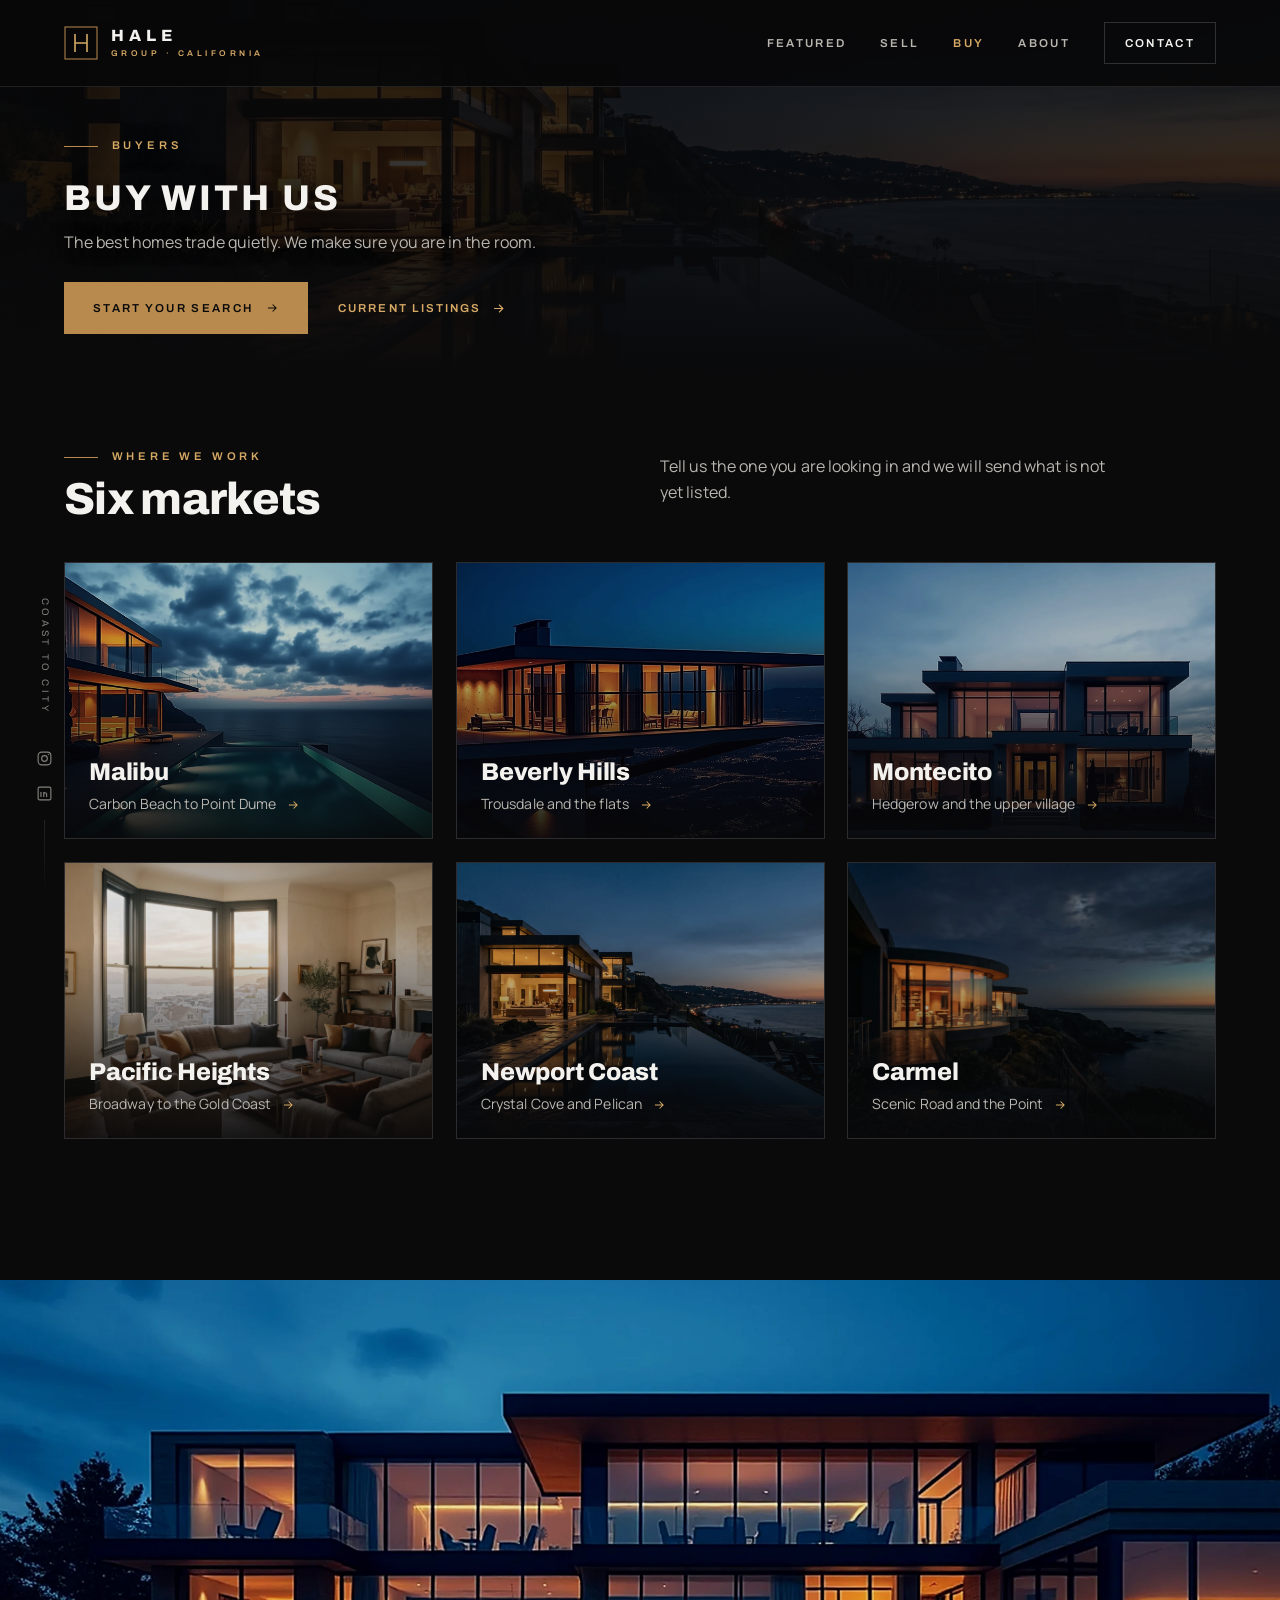
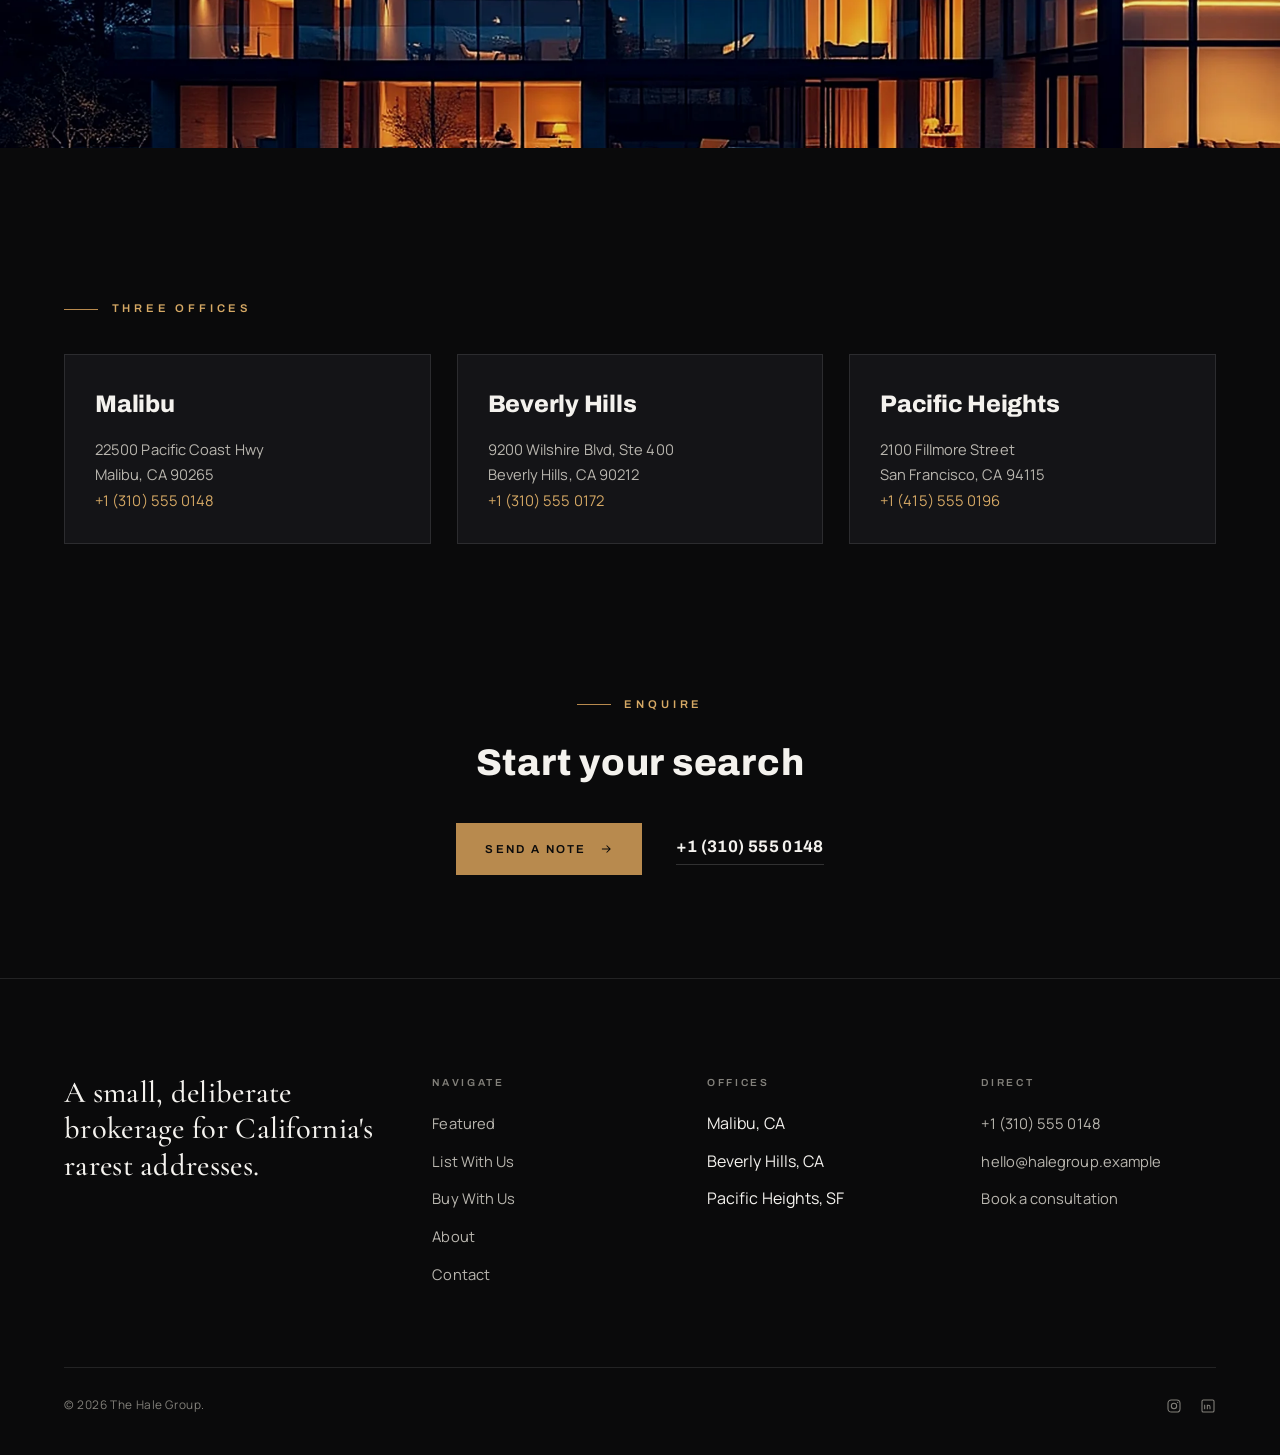
<file: hale-group/buyers.html>
<!DOCTYPE html>
<html lang="en">
<head>
<meta charset="UTF-8">
<meta name="viewport" content="width=device-width, initial-scale=1">
<title>Buy With Us, The Hale Group</title>
<meta name="description" content="Private, unhurried buyer representation across coastal and metropolitan California, with access to off-market and pre-market homes. Sample showcase.">
<meta name="robots" content="index,follow">
<link rel="preconnect" href="https://fonts.googleapis.com">
<link rel="preconnect" href="https://fonts.gstatic.com" crossorigin>
<link href="https://fonts.googleapis.com/css2?family=Archivo:wght@500;600;700;800;900&family=Manrope:wght@400;500;600;700&family=Cormorant+Garamond:ital,wght@0,400;0,500;0,600;1,500&display=swap" rel="stylesheet">
<link rel="stylesheet" href="assets/site.css">
<noscript><style>.reveal{opacity:1!important;transform:none!important}.hero-slide{opacity:1!important}.quote{position:relative!important;opacity:1!important}</style></noscript>

<link rel="icon" href="data:image/svg+xml,%3Csvg xmlns='http://www.w3.org/2000/svg' viewBox='0 0 32 32'%3E%3Crect width='32' height='32' fill='%230a0a0b'/%3E%3Cpath d='M9 7v18M23 7v18M9 16h14' stroke='%23d6a965' stroke-width='2'/%3E%3C/svg%3E">
<meta property="og:title" content="Buy With Us, The Hale Group">
<meta property="og:description" content="Private, unhurried buyer representation with access to off-market California homes.">
<meta property="og:type" content="website">
<meta name="twitter:card" content="summary_large_image">
<meta name="twitter:title" content="Buy With Us, The Hale Group">
<meta name="twitter:description" content="Private, unhurried buyer representation with access to off-market California homes.">
</head>
<body>

<header class="site-head">
  <a class="brand" href="index.html" aria-label="The Hale Group, home">
    <svg class="brand-glyph" viewBox="0 0 34 34" aria-hidden="true"><rect x="1" y="1" width="32" height="32" fill="none" stroke="#b88a4e" stroke-width="1"/><path d="M11 8v18M23 8v18M11 17h12" stroke="#d6a965" stroke-width="1.6" fill="none"/></svg>
    <span class="mark">Hale<small>Group · California</small></span>
  </a>
  <nav class="nav" aria-label="Primary">
    <a href="glass-promontory.html">Featured</a>
    <a href="sellers.html">Sell</a>
    <a href="buyers.html" aria-current="page">Buy</a>
    <a href="about.html">About</a>
    <a class="cta" href="contact.html">Contact</a>
  </nav>
  <button class="burger" aria-label="Open menu" aria-expanded="false" aria-controls="mnav"><span></span><span></span><span></span></button>
</header>
<div class="mnav" id="mnav">
  <a href="glass-promontory.html">Featured<small>The Residence</small></a>
  <a href="sellers.html">Sell<small>List With Us</small></a>
  <a href="buyers.html">Buy<small>Represented</small></a>
  <a href="about.html">About<small>The Firm</small></a>
  <a href="contact.html">Contact<small>Three Offices</small></a>
</div>
<aside class="rail" aria-hidden="true">
  <span class="vtext">Coast to City</span>
  <span class="soc" role="img" aria-label="Instagram" title="Instagram"><svg viewBox="0 0 24 24" fill="none" stroke="currentColor" stroke-width="1.6"><rect x="3" y="3" width="18" height="18" rx="5"/><circle cx="12" cy="12" r="4"/><circle cx="17.5" cy="6.5" r="1" fill="currentColor" stroke="none"/></svg></span>
  <span class="soc" role="img" aria-label="LinkedIn" title="LinkedIn"><svg viewBox="0 0 24 24" fill="none" stroke="currentColor" stroke-width="1.6"><rect x="3" y="3" width="18" height="18" rx="2"/><path d="M7 10v7M7 7v.01M11 17v-4a2 2 0 0 1 4 0v4M11 10v7"/></svg></span>
  <span class="line"></span>
</aside>

<!-- R60 (owner): the display heading was doing nothing but eating the first
     screen. It is a label now, and the markets start inside the fold. -->
<section class="phero phero--lead">
  <div class="phero-bg"><img src="assets/buyers_hero.webp" alt="" aria-hidden="true" width="2000" height="1116"></div>
  <div class="wrap">
    <p class="label reveal">Buyers</p>
    <h1 class="display page-title reveal d1">Buy with us</h1>
    <p class="sub reveal d2">The best homes trade quietly. We make sure you are in the room.</p>
    <div class="lead-actions reveal d2">
      <a class="btn gold" href="contact.html">Start your search
        <svg viewBox="0 0 24 24" fill="none" stroke="currentColor" stroke-width="1.8"><path d="M5 12h14M13 6l6 6-6 6"/></svg></a>
      <a class="link-arrow" href="index.html#listings">Current listings
        <svg viewBox="0 0 24 24" fill="none" stroke="currentColor" stroke-width="1.8"><path d="M5 12h14M13 6l6 6-6 6"/></svg></a>
    </div>
  </div>
</section>

<!-- R60 (owner): "you could just show the location." The six markets were a
     text grid; they are the page's lead now, and each one is a photograph.
     Same six names, same six sub-lines — the reference's region entry points
     ("Explore Los Angeles / Orange County / San Diego") done in pictures. -->
<section class="section section--tight" id="markets">
  <div class="wrap">
    <div class="sec-head">
      <div>
        <p class="label reveal">Where we work</p>
        <h2 class="reveal d1">Six markets</h2>
      </div>
      <p class="aside reveal d2">Tell us the one you are looking in and we will send what is not yet listed.</p>
    </div>
    <div class="mgrid stagger">
      <a class="mcard reveal" href="contact.html">
        <span class="mcard-media"><img src="assets/hero1.webp" alt="An infinity-edge terrace above the Pacific at dusk" width="1920" height="1080" loading="lazy"></span>
        <span class="mcard-body"><span class="city">Malibu</span>
          <span class="within">Carbon Beach to Point Dume
            <svg viewBox="0 0 24 24" fill="none" stroke="currentColor" stroke-width="1.8" aria-hidden="true"><path d="M5 12h14M13 6l6 6-6 6"/></svg></span></span>
      </a>
      <a class="mcard reveal" href="contact.html">
        <span class="mcard-media"><img src="assets/hero3.webp" alt="A single-level glass house on a ridge above the city lights" width="1920" height="1080" loading="lazy"></span>
        <span class="mcard-body"><span class="city">Beverly Hills</span>
          <span class="within">Trousdale and the flats
            <svg viewBox="0 0 24 24" fill="none" stroke="currentColor" stroke-width="1.8" aria-hidden="true"><path d="M5 12h14M13 6l6 6-6 6"/></svg></span></span>
      </a>
      <a class="mcard reveal" href="contact.html">
        <span class="mcard-media"><img src="assets/ext_modern.webp" alt="A walled contemporary house set back behind mature trees at twilight" width="1100" height="825" loading="lazy"></span>
        <span class="mcard-body"><span class="city">Montecito</span>
          <span class="within">Hedgerow and the upper village
            <svg viewBox="0 0 24 24" fill="none" stroke="currentColor" stroke-width="1.8" aria-hidden="true"><path d="M5 12h14M13 6l6 6-6 6"/></svg></span></span>
      </a>
      <a class="mcard reveal" href="contact.html">
        <span class="mcard-media"><img src="assets/view_heights.webp" alt="A bay-window sitting room looking over a hillside city of pale rooftops" width="1600" height="1195" loading="lazy"></span>
        <span class="mcard-body"><span class="city">Pacific Heights</span>
          <span class="within">Broadway to the Gold Coast
            <svg viewBox="0 0 24 24" fill="none" stroke="currentColor" stroke-width="1.8" aria-hidden="true"><path d="M5 12h14M13 6l6 6-6 6"/></svg></span></span>
      </a>
      <a class="mcard reveal" href="contact.html">
        <span class="mcard-media"><img src="assets/int_pool.webp" alt="A lit terrace and lap pool on a bluff above the shoreline" width="1920" height="1080" loading="lazy"></span>
        <span class="mcard-body"><span class="city">Newport Coast</span>
          <span class="within">Crystal Cove and Pelican
            <svg viewBox="0 0 24 24" fill="none" stroke="currentColor" stroke-width="1.8" aria-hidden="true"><path d="M5 12h14M13 6l6 6-6 6"/></svg></span></span>
      </a>
      <a class="mcard reveal" href="contact.html">
        <span class="mcard-media"><img src="assets/ocean.webp" alt="A lit house on a rock point above open water after sunset" width="2000" height="1116" loading="lazy"></span>
        <span class="mcard-body"><span class="city">Carmel</span>
          <span class="within">Scenic Road and the Point
            <svg viewBox="0 0 24 24" fill="none" stroke="currentColor" stroke-width="1.8" aria-hidden="true"><path d="M5 12h14M13 6l6 6-6 6"/></svg></span></span>
      </a>
    </div>
  </div>
</section>

<section class="photo-band" aria-hidden="true">
  <img src="assets/ext_dusk.webp" alt="" width="1920" height="1080" loading="lazy">
</section>

<!-- R60 (owner): the reference puts its office cards at the foot of the buy and
     sell pages. The three offices only existed on the contact page. -->
<section class="section" id="offices">
  <div class="wrap">
    <p class="label reveal" style="margin-bottom:36px">Three Offices</p>
    <div class="offices reveal d1">
      <div class="office">
        <div class="city">Malibu</div>
        <div class="addr">22500 Pacific Coast Hwy<br>Malibu, CA 90265<br><a href="tel:+13105550148">+1 (310) 555 0148</a></div>
      </div>
      <div class="office">
        <div class="city">Beverly Hills</div>
        <div class="addr">9200 Wilshire Blvd, Ste 400<br>Beverly Hills, CA 90212<br><a href="tel:+13105550172">+1 (310) 555 0172</a></div>
      </div>
      <div class="office">
        <div class="city">Pacific Heights</div>
        <div class="addr">2100 Fillmore Street<br>San Francisco, CA 94115<br><a href="tel:+14155550196">+1 (415) 555 0196</a></div>
      </div>
    </div>
    
  </div>
</section>

<section class="section center endcta" style="padding-top:0">
  <div class="wrap">
    <p class="label center reveal" style="justify-content:center">Enquire</p>
    <h2 class="reveal d1">Start your search</h2>
    <div class="endcta-actions reveal d2">
      <a class="btn gold" href="contact.html">Send a note
        <svg viewBox="0 0 24 24" fill="none" stroke="currentColor" stroke-width="1.8"><path d="M5 12h14M13 6l6 6-6 6"/></svg></a>
      <a class="tel" href="tel:+13105550148">+1 (310) 555 0148</a>
    </div>
  </div>
</section>

<footer class="foot">
  <div class="wrap">
    <div class="foot-top">
      <div><span class="big serif">A small, deliberate brokerage for California's rarest addresses.</span>
        </div>
      <div><h4>Navigate</h4><ul><li><a href="glass-promontory.html">Featured</a></li><li><a href="sellers.html">List With Us</a></li><li><a href="buyers.html">Buy With Us</a></li><li><a href="about.html">About</a></li><li><a href="contact.html">Contact</a></li></ul></div>
      <div><h4>Offices</h4><ul><li>Malibu, CA</li><li>Beverly Hills, CA</li><li>Pacific Heights, SF</li></ul></div>
      <div><h4>Direct</h4><ul><li><a href="tel:+13105550148">+1 (310) 555 0148</a></li><li><a href="mailto:hello@halegroup.example">hello@halegroup.example</a></li><li><a href="contact.html">Book a consultation</a></li></ul></div>
    </div>
    <div class="foot-bot">
      <span>&copy; <span data-year>2026</span> The Hale Group.</span>
      <span class="socials">
        <span class="soc" role="img" aria-label="Instagram" title="Instagram"><svg viewBox="0 0 24 24" fill="none" stroke="currentColor" stroke-width="1.6"><rect x="3" y="3" width="18" height="18" rx="5"/><circle cx="12" cy="12" r="4"/><circle cx="17.5" cy="6.5" r="1" fill="currentColor" stroke="none"/></svg></span>
        <span class="soc" role="img" aria-label="LinkedIn" title="LinkedIn"><svg viewBox="0 0 24 24" fill="none" stroke="currentColor" stroke-width="1.6"><rect x="3" y="3" width="18" height="18" rx="2"/><path d="M7 10v7M7 7v.01M11 17v-4a2 2 0 0 1 4 0v4M11 10v7"/></svg></span>
      </span>
    </div>
  </div>
</footer>
<script src="assets/site.js"></script>
</body>
</html>
</file>
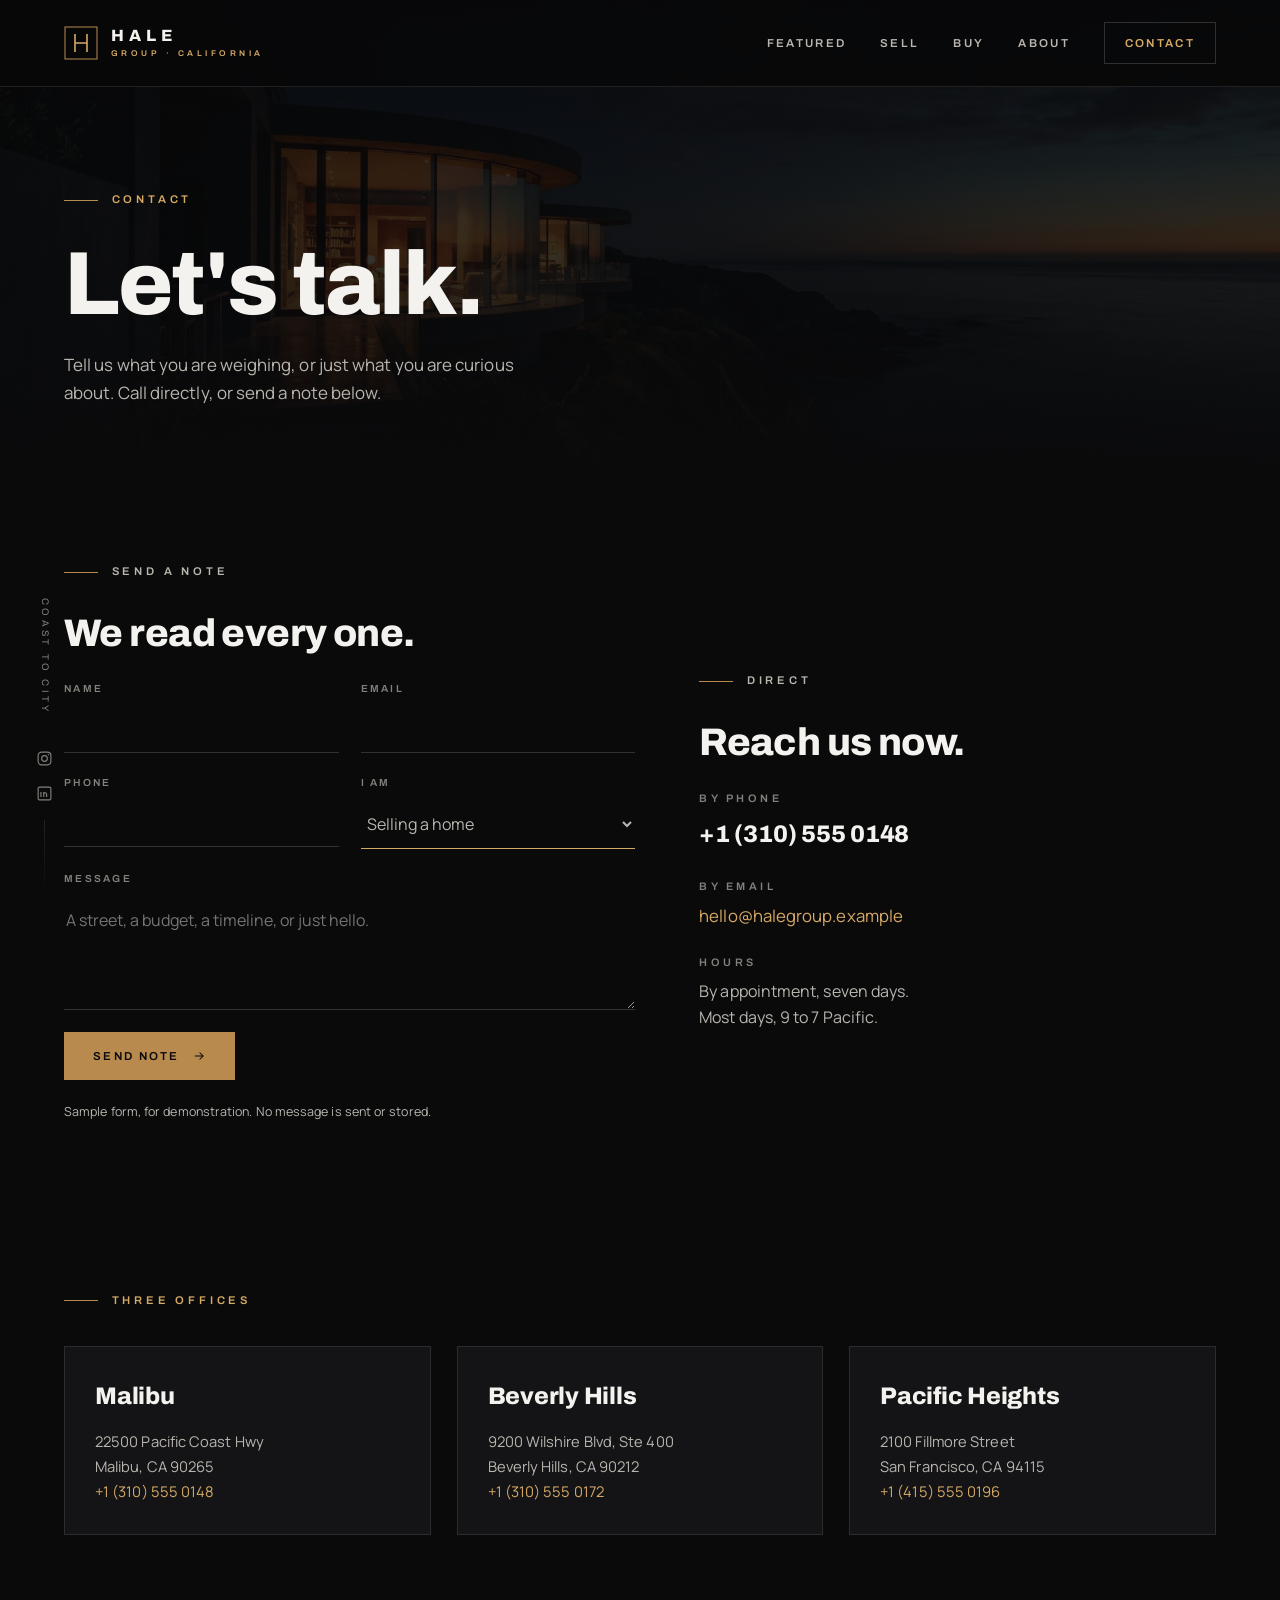
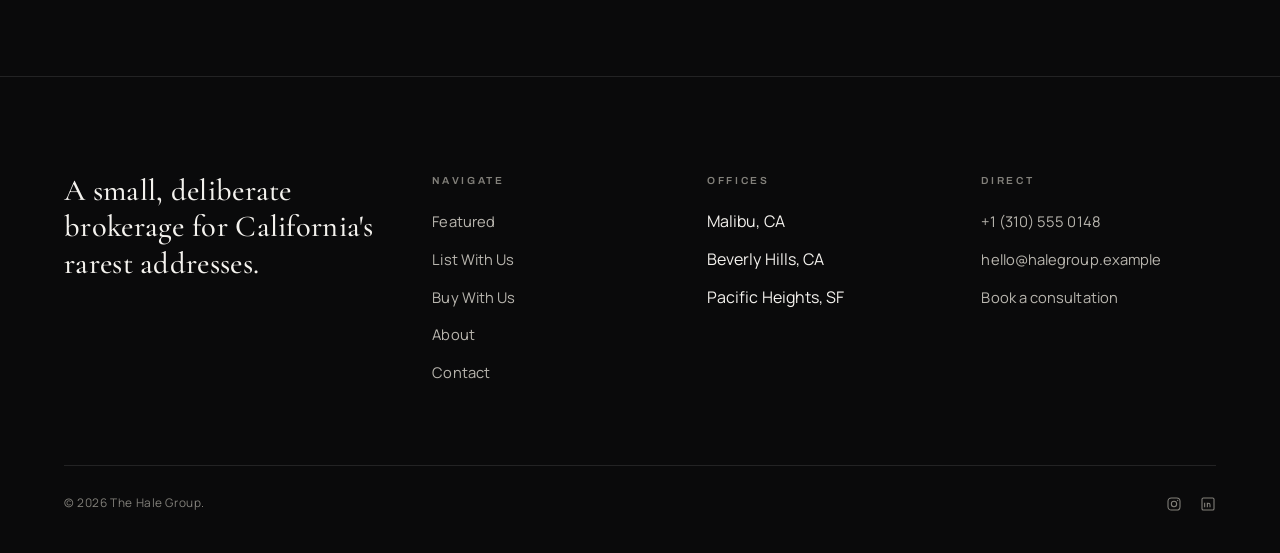
<file: hale-group/contact.html>
<!DOCTYPE html>
<html lang="en">
<head>
<meta charset="UTF-8">
<meta name="viewport" content="width=device-width, initial-scale=1">
<title>Contact, The Hale Group</title>
<meta name="description" content="Reach The Hale Group across three California offices, Malibu, Beverly Hills, and Pacific Heights. Sample showcase contact page.">
<meta name="robots" content="index,follow">
<link rel="preconnect" href="https://fonts.googleapis.com">
<link rel="preconnect" href="https://fonts.gstatic.com" crossorigin>
<link href="https://fonts.googleapis.com/css2?family=Archivo:wght@500;600;700;800;900&family=Manrope:wght@400;500;600;700&family=Cormorant+Garamond:ital,wght@0,400;0,500;0,600;1,500&display=swap" rel="stylesheet">
<link rel="stylesheet" href="assets/site.css">
<noscript><style>.reveal{opacity:1!important;transform:none!important}.hero-slide{opacity:1!important}.quote{position:relative!important;opacity:1!important}</style></noscript>

<link rel="icon" href="data:image/svg+xml,%3Csvg xmlns='http://www.w3.org/2000/svg' viewBox='0 0 32 32'%3E%3Crect width='32' height='32' fill='%230a0a0b'/%3E%3Cpath d='M9 7v18M23 7v18M9 16h14' stroke='%23d6a965' stroke-width='2'/%3E%3C/svg%3E">
<meta property="og:title" content="Contact, The Hale Group">
<meta property="og:description" content="Reach The Hale Group across three California offices: Malibu, Beverly Hills, and Pacific Heights.">
<meta property="og:type" content="website">
<meta name="twitter:card" content="summary_large_image">
<meta name="twitter:title" content="Contact, The Hale Group">
<meta name="twitter:description" content="Reach The Hale Group across three California offices: Malibu, Beverly Hills, and Pacific Heights.">
</head>
<body>

<header class="site-head">
  <a class="brand" href="index.html" aria-label="The Hale Group, home">
    <svg class="brand-glyph" viewBox="0 0 34 34" aria-hidden="true"><rect x="1" y="1" width="32" height="32" fill="none" stroke="#b88a4e" stroke-width="1"/><path d="M11 8v18M23 8v18M11 17h12" stroke="#d6a965" stroke-width="1.6" fill="none"/></svg>
    <span class="mark">Hale<small>Group · California</small></span>
  </a>
  <nav class="nav" aria-label="Primary">
    <a href="glass-promontory.html">Featured</a>
    <a href="sellers.html">Sell</a>
    <a href="buyers.html">Buy</a>
    <a href="about.html">About</a>
    <a class="cta" href="contact.html" aria-current="page">Contact</a>
  </nav>
  <button class="burger" aria-label="Open menu" aria-expanded="false" aria-controls="mnav"><span></span><span></span><span></span></button>
</header>
<div class="mnav" id="mnav">
  <a href="glass-promontory.html">Featured<small>The Residence</small></a>
  <a href="sellers.html">Sell<small>List With Us</small></a>
  <a href="buyers.html">Buy<small>Represented</small></a>
  <a href="about.html">About<small>The Firm</small></a>
  <a href="contact.html">Contact<small>Three Offices</small></a>
</div>
<aside class="rail" aria-hidden="true">
  <span class="vtext">Coast to City</span>
  <span class="soc" role="img" aria-label="Instagram" title="Instagram"><svg viewBox="0 0 24 24" fill="none" stroke="currentColor" stroke-width="1.6"><rect x="3" y="3" width="18" height="18" rx="5"/><circle cx="12" cy="12" r="4"/><circle cx="17.5" cy="6.5" r="1" fill="currentColor" stroke="none"/></svg></span>
  <span class="soc" role="img" aria-label="LinkedIn" title="LinkedIn"><svg viewBox="0 0 24 24" fill="none" stroke="currentColor" stroke-width="1.6"><rect x="3" y="3" width="18" height="18" rx="2"/><path d="M7 10v7M7 7v.01M11 17v-4a2 2 0 0 1 4 0v4M11 10v7"/></svg></span>
  <span class="line"></span>
</aside>

<section class="phero" style="padding-bottom:clamp(40px,5vw,60px)">
  <div class="phero-bg"><img src="assets/contact_hero.webp" alt="" aria-hidden="true" width="2000" height="1116"></div>
  <div class="wrap">
    <p class="label reveal">Contact</p>
    <h1 class="display reveal d1">Let's talk.</h1>
    <p class="sub reveal d2">Tell us what you are weighing, or just what you are curious about. Call directly, or send a note below.</p>
  </div>
</section>

<!-- FORM + DETAILS -->
<section class="section" style="padding-top:clamp(40px,6vw,72px)">
  <div class="wrap">
    <div class="split">
      <div class="reveal">
        <p class="label">Send A Note</p>
        <h2 style="font-size:clamp(1.6rem,3vw,2.4rem);margin:16px 0 28px">We read every one.</h2>
        <form class="form" data-demo aria-label="Contact the firm">
          <div class="row-2">
            <div class="field"><label for="name">Name</label><input id="name" name="name" type="text" autocomplete="name" required></div>
            <div class="field"><label for="email">Email</label><input id="email" name="email" type="email" autocomplete="email" required></div>
          </div>
          <div class="row-2">
            <div class="field"><label for="phone">Phone</label><input id="phone" name="phone" type="tel" autocomplete="tel"></div>
            <div class="field"><label for="intent">I am</label>
              <select id="intent" name="intent">
                <option>Selling a home</option>
                <option>Buying a home</option>
                <option>Both</option>
                <option>Just exploring</option>
              </select>
            </div>
          </div>
          <div class="field"><label for="msg">Message</label><textarea id="msg" name="msg" rows="4" placeholder="A street, a budget, a timeline, or just hello."></textarea></div>
          <button class="btn gold" type="submit" style="justify-self:start">Send note
            <svg viewBox="0 0 24 24" fill="none" stroke="currentColor" stroke-width="1.8"><path d="M5 12h14M13 6l6 6-6 6"/></svg></button>
          <p class="form-note">Sample form, for demonstration. No message is sent or stored.</p>
          <p class="form-ok">Thank you. This is a sample form, so nothing was sent, but in a live site your note would reach the firm directly.</p>
        </form>
      </div>

      <div class="reveal d1">
        <p class="label">Direct</p>
        <h2 style="font-size:clamp(1.6rem,3vw,2.4rem);margin:16px 0 28px">Reach us now.</h2>
        <div style="display:grid;gap:24px">
          <div>
            <div class="eyebrow">By Phone</div>
            <a href="tel:+13105550148" style="font-family:Archivo;font-weight:800;font-size:1.5rem;display:block;margin-top:8px;letter-spacing:-.01em">+1 (310) 555 0148</a>
          </div>
          <div>
            <div class="eyebrow">By Email</div>
            <a href="mailto:hello@halegroup.example" style="color:var(--brass-bright);font-size:1.05rem;display:block;margin-top:8px">hello@halegroup.example</a>
          </div>
          <div>
            <div class="eyebrow">Hours</div>
            <p class="muted" style="margin:8px 0 0">By appointment, seven days. <br>Most days, 9 to 7 Pacific.</p>
          </div>
        </div>
      </div>
    </div>
  </div>
</section>

<!-- OFFICES -->
<section class="section" id="offices" style="padding-top:0">
  <div class="wrap">
    <p class="label reveal" style="margin-bottom:36px">Three Offices</p>
    <div class="offices reveal d1">
      <div class="office">
        <div class="city">Malibu</div>
        <div class="addr">22500 Pacific Coast Hwy<br>Malibu, CA 90265<br><a href="tel:+13105550148">+1 (310) 555 0148</a></div>
      </div>
      <div class="office">
        <div class="city">Beverly Hills</div>
        <div class="addr">9200 Wilshire Blvd, Ste 400<br>Beverly Hills, CA 90212<br><a href="tel:+13105550172">+1 (310) 555 0172</a></div>
      </div>
      <div class="office">
        <div class="city">Pacific Heights</div>
        <div class="addr">2100 Fillmore Street<br>San Francisco, CA 94115<br><a href="tel:+14155550196">+1 (415) 555 0196</a></div>
      </div>
    </div>
    
  </div>
</section>

<footer class="foot">
  <div class="wrap">
    <div class="foot-top">
      <div><span class="big serif">A small, deliberate brokerage for California's rarest addresses.</span>
        </div>
      <div><h4>Navigate</h4><ul><li><a href="glass-promontory.html">Featured</a></li><li><a href="sellers.html">List With Us</a></li><li><a href="buyers.html">Buy With Us</a></li><li><a href="about.html">About</a></li><li><a href="contact.html">Contact</a></li></ul></div>
      <div><h4>Offices</h4><ul><li>Malibu, CA</li><li>Beverly Hills, CA</li><li>Pacific Heights, SF</li></ul></div>
      <div><h4>Direct</h4><ul><li><a href="tel:+13105550148">+1 (310) 555 0148</a></li><li><a href="mailto:hello@halegroup.example">hello@halegroup.example</a></li><li><a href="contact.html">Book a consultation</a></li></ul></div>
    </div>
    <div class="foot-bot">
      <span>&copy; <span data-year>2026</span> The Hale Group.</span>
      <span class="socials">
        <span class="soc" role="img" aria-label="Instagram" title="Instagram"><svg viewBox="0 0 24 24" fill="none" stroke="currentColor" stroke-width="1.6"><rect x="3" y="3" width="18" height="18" rx="5"/><circle cx="12" cy="12" r="4"/><circle cx="17.5" cy="6.5" r="1" fill="currentColor" stroke="none"/></svg></span>
        <span class="soc" role="img" aria-label="LinkedIn" title="LinkedIn"><svg viewBox="0 0 24 24" fill="none" stroke="currentColor" stroke-width="1.6"><rect x="3" y="3" width="18" height="18" rx="2"/><path d="M7 10v7M7 7v.01M11 17v-4a2 2 0 0 1 4 0v4M11 10v7"/></svg></span>
      </span>
    </div>
  </div>
</footer>
<script src="assets/site.js"></script>
</body>
</html>
</file>
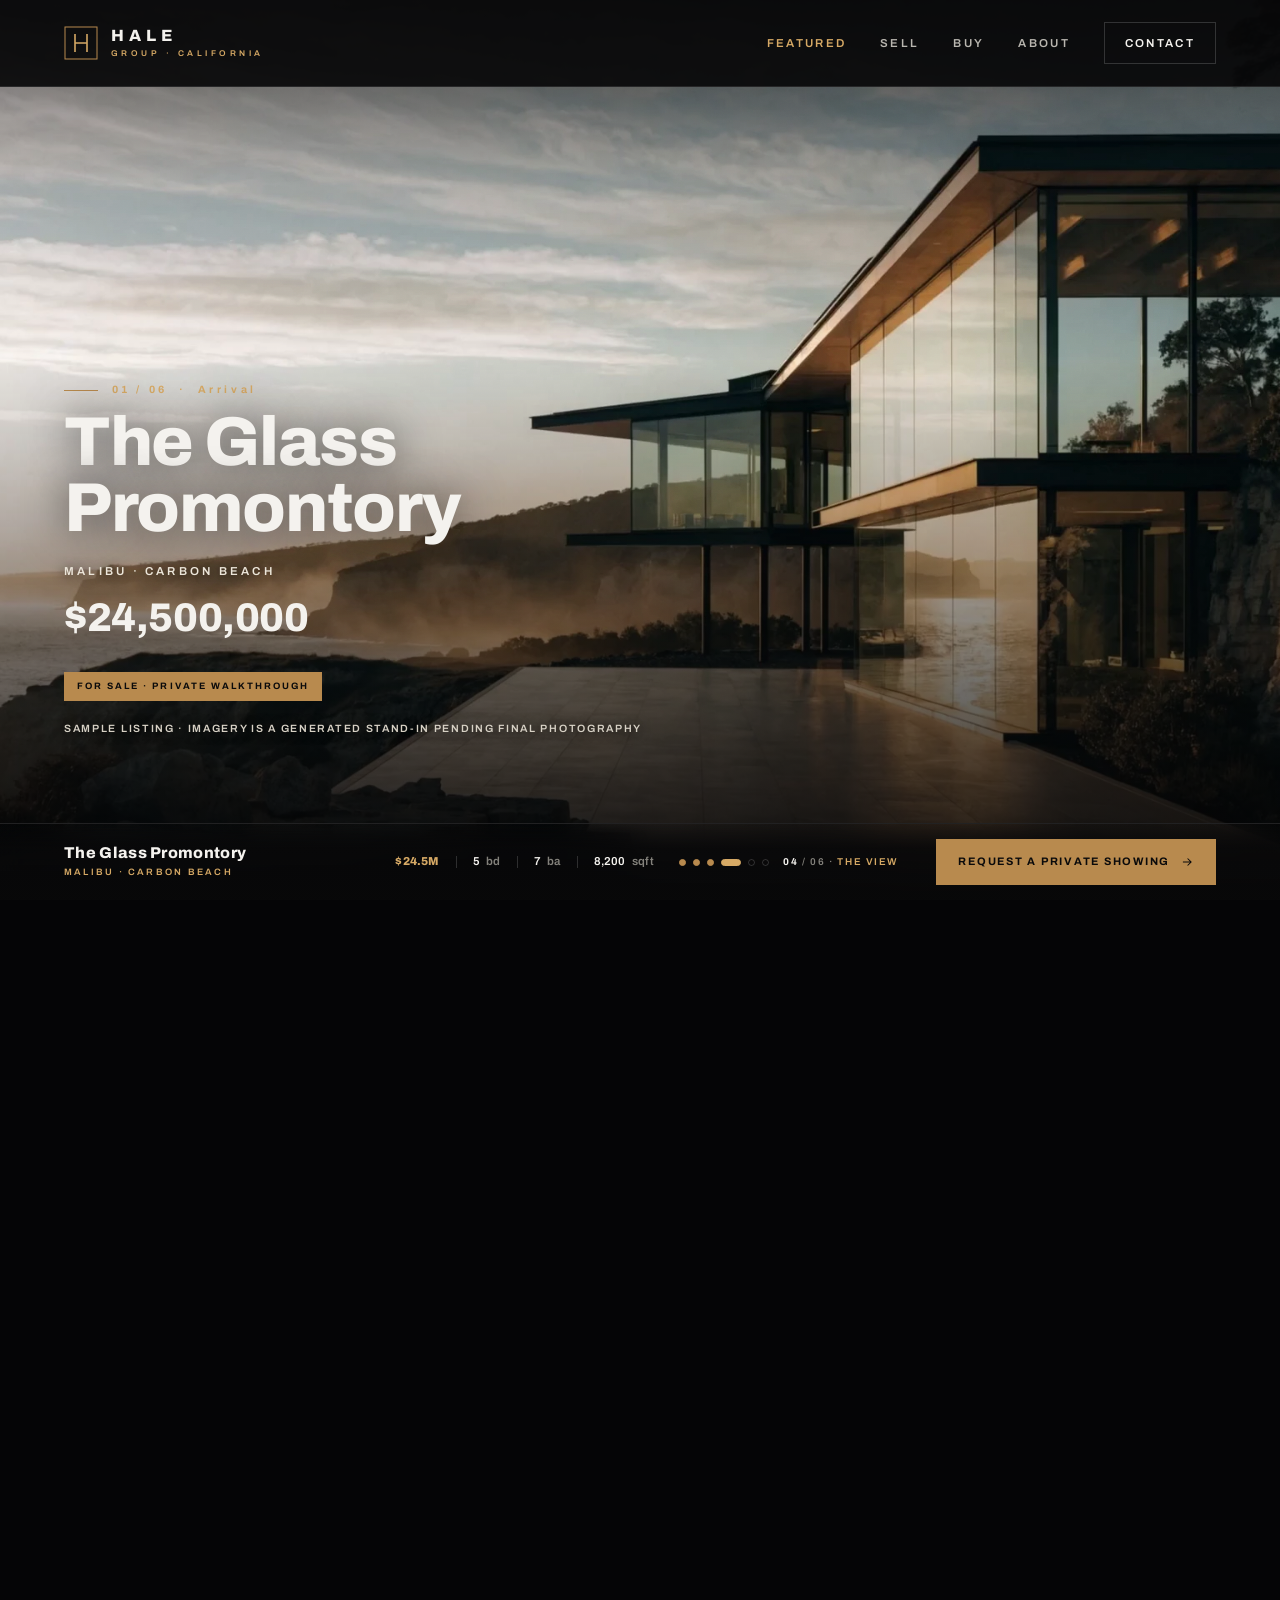
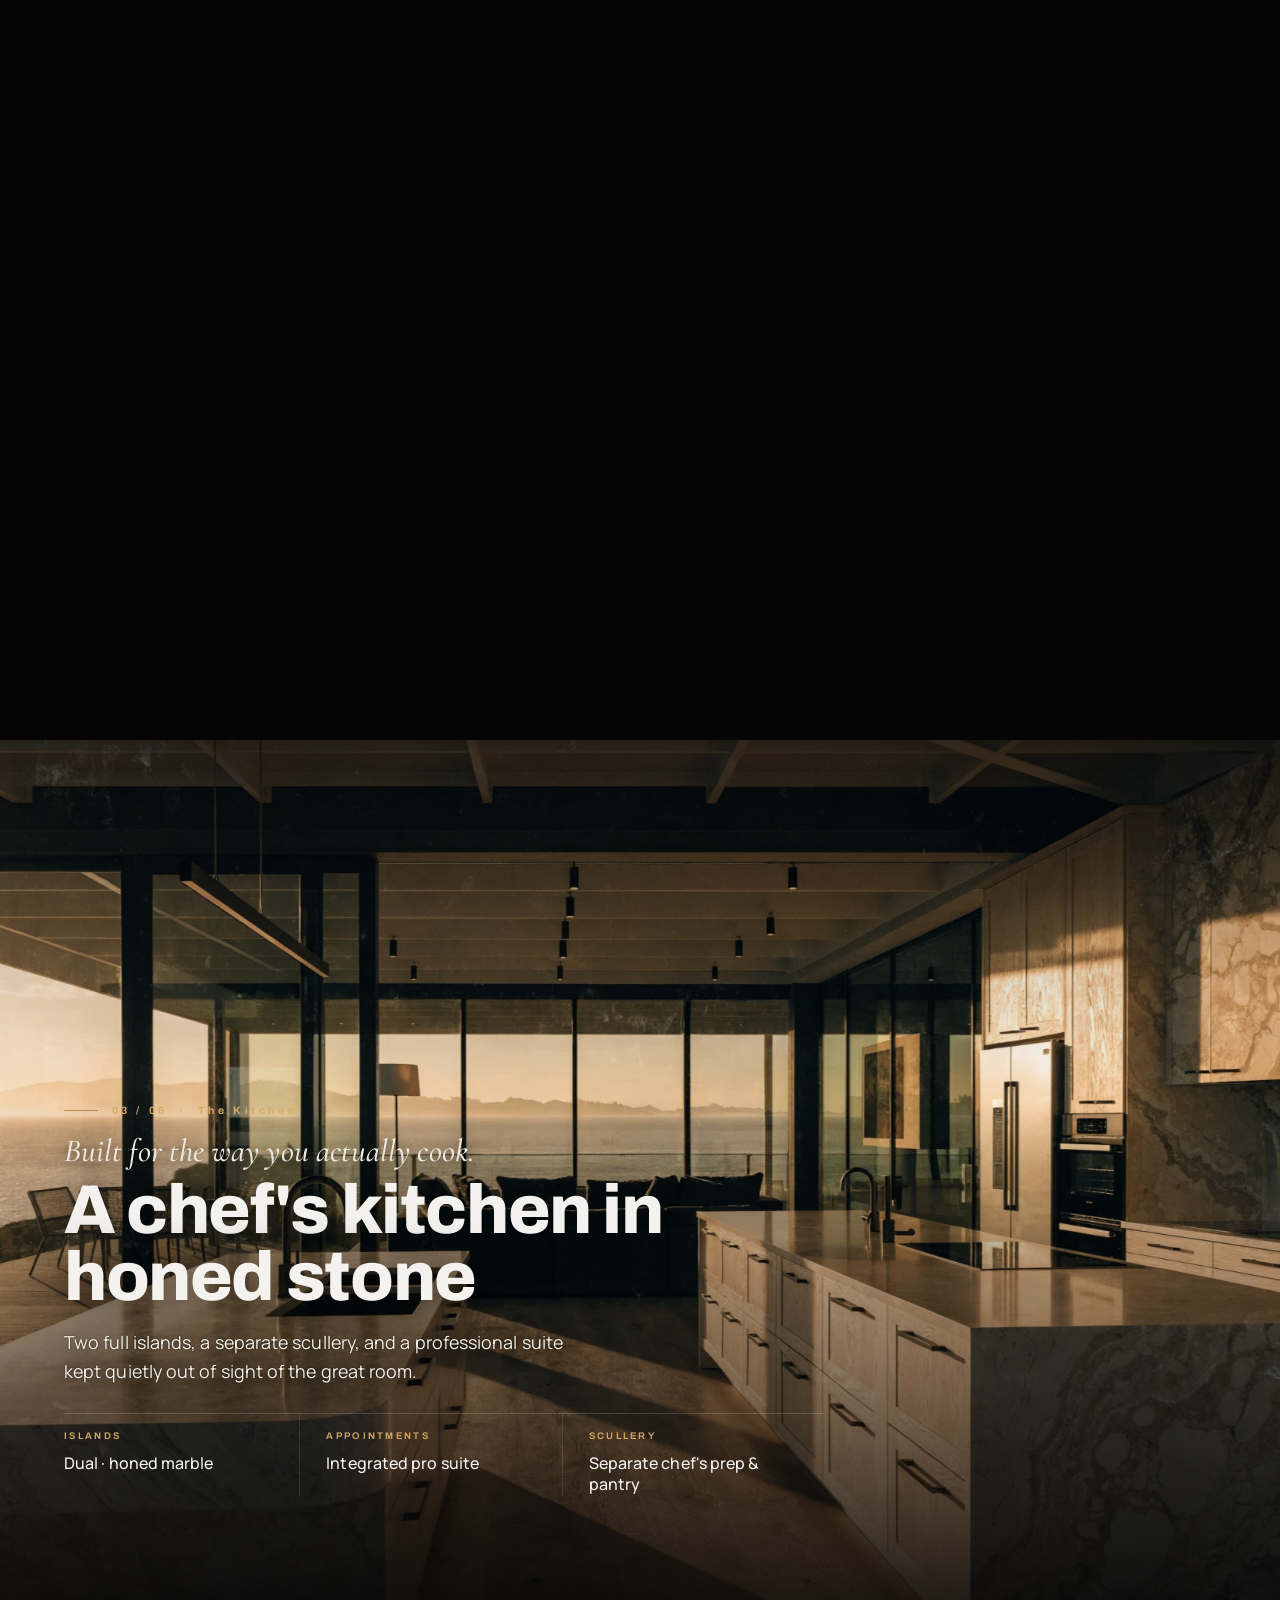
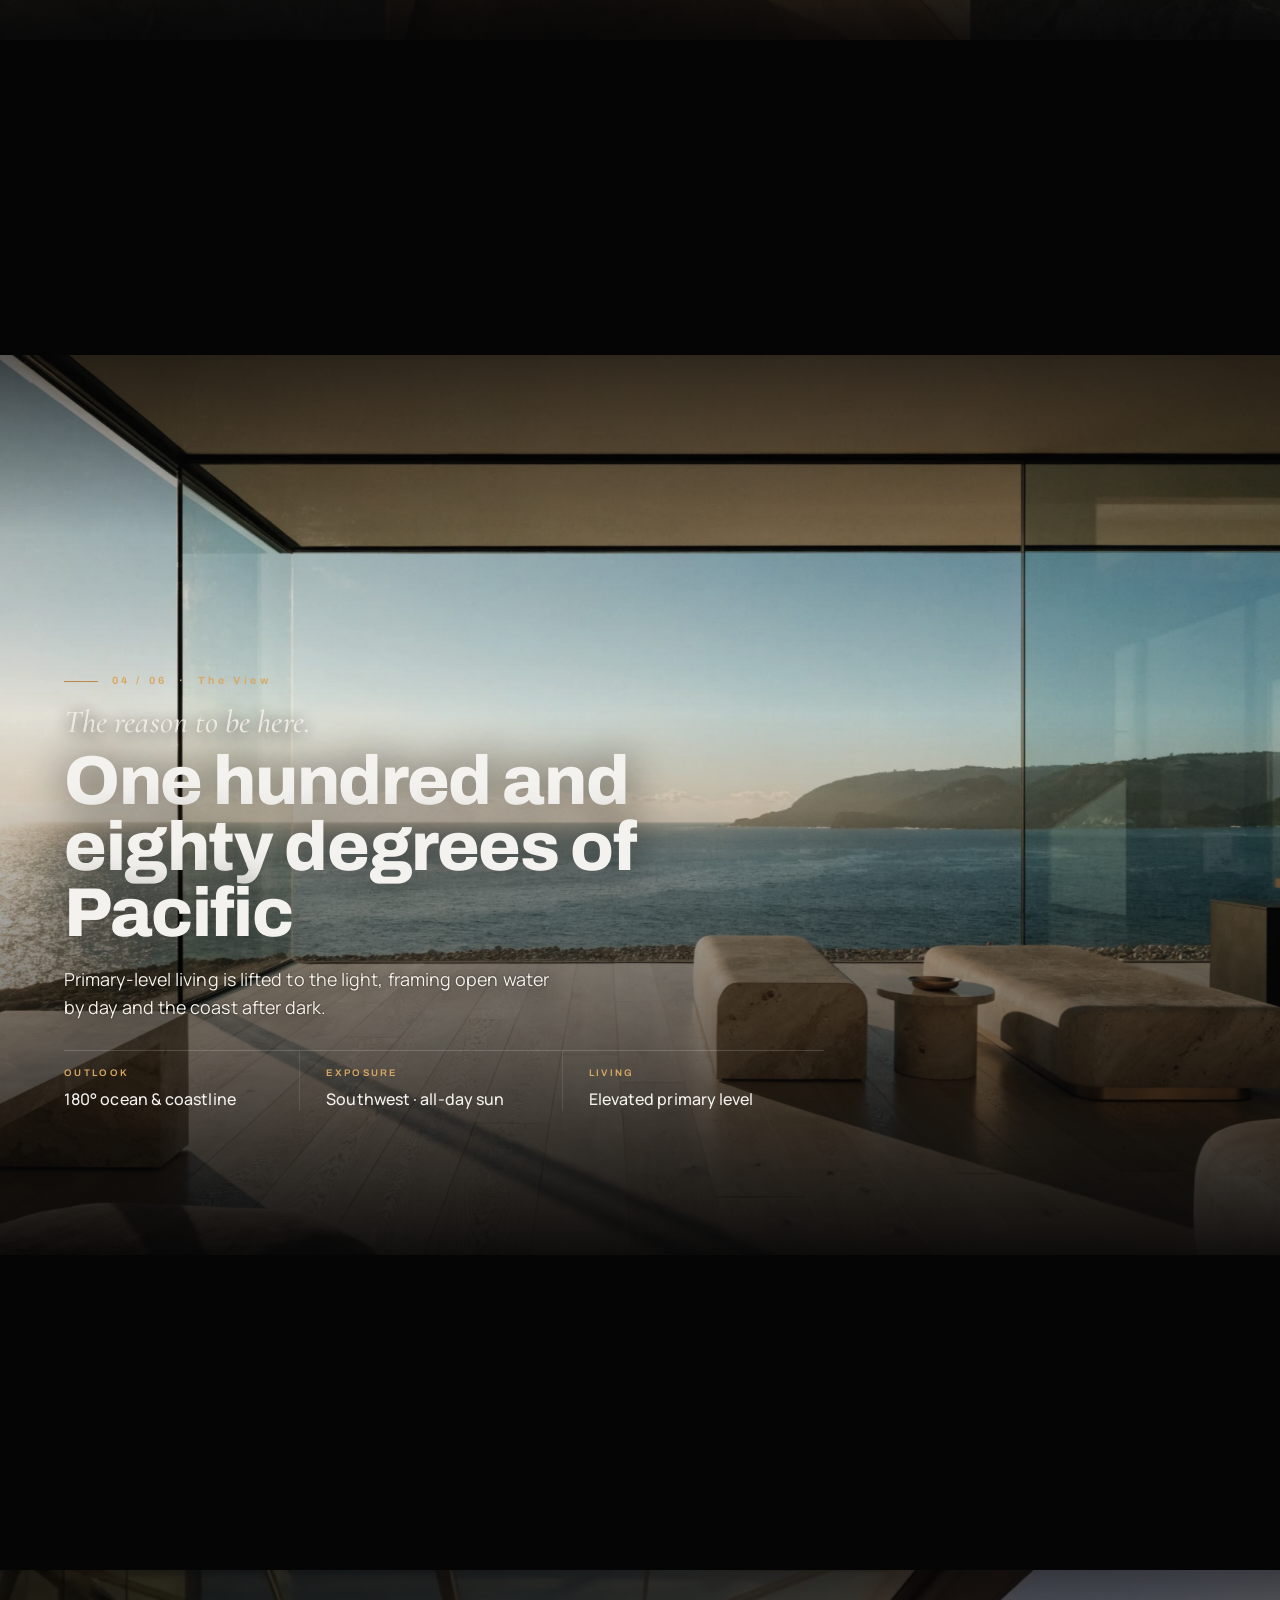
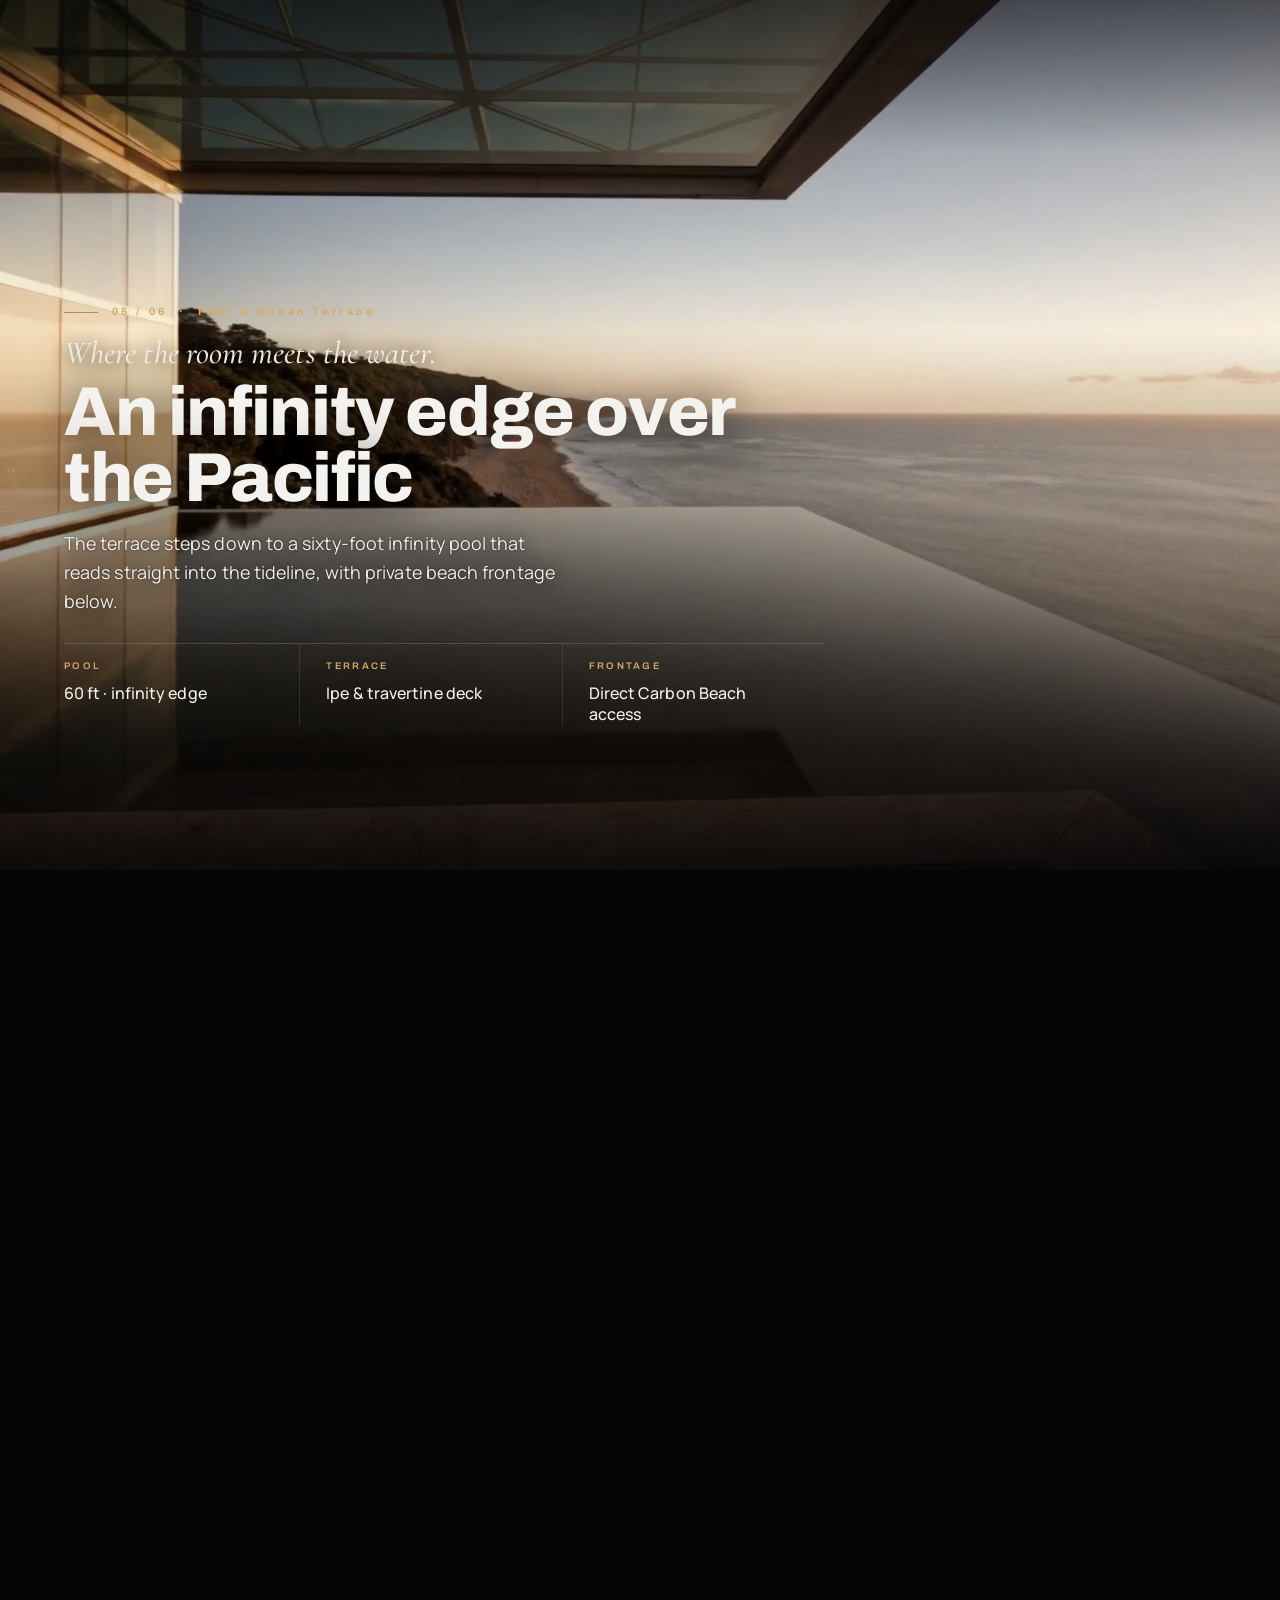
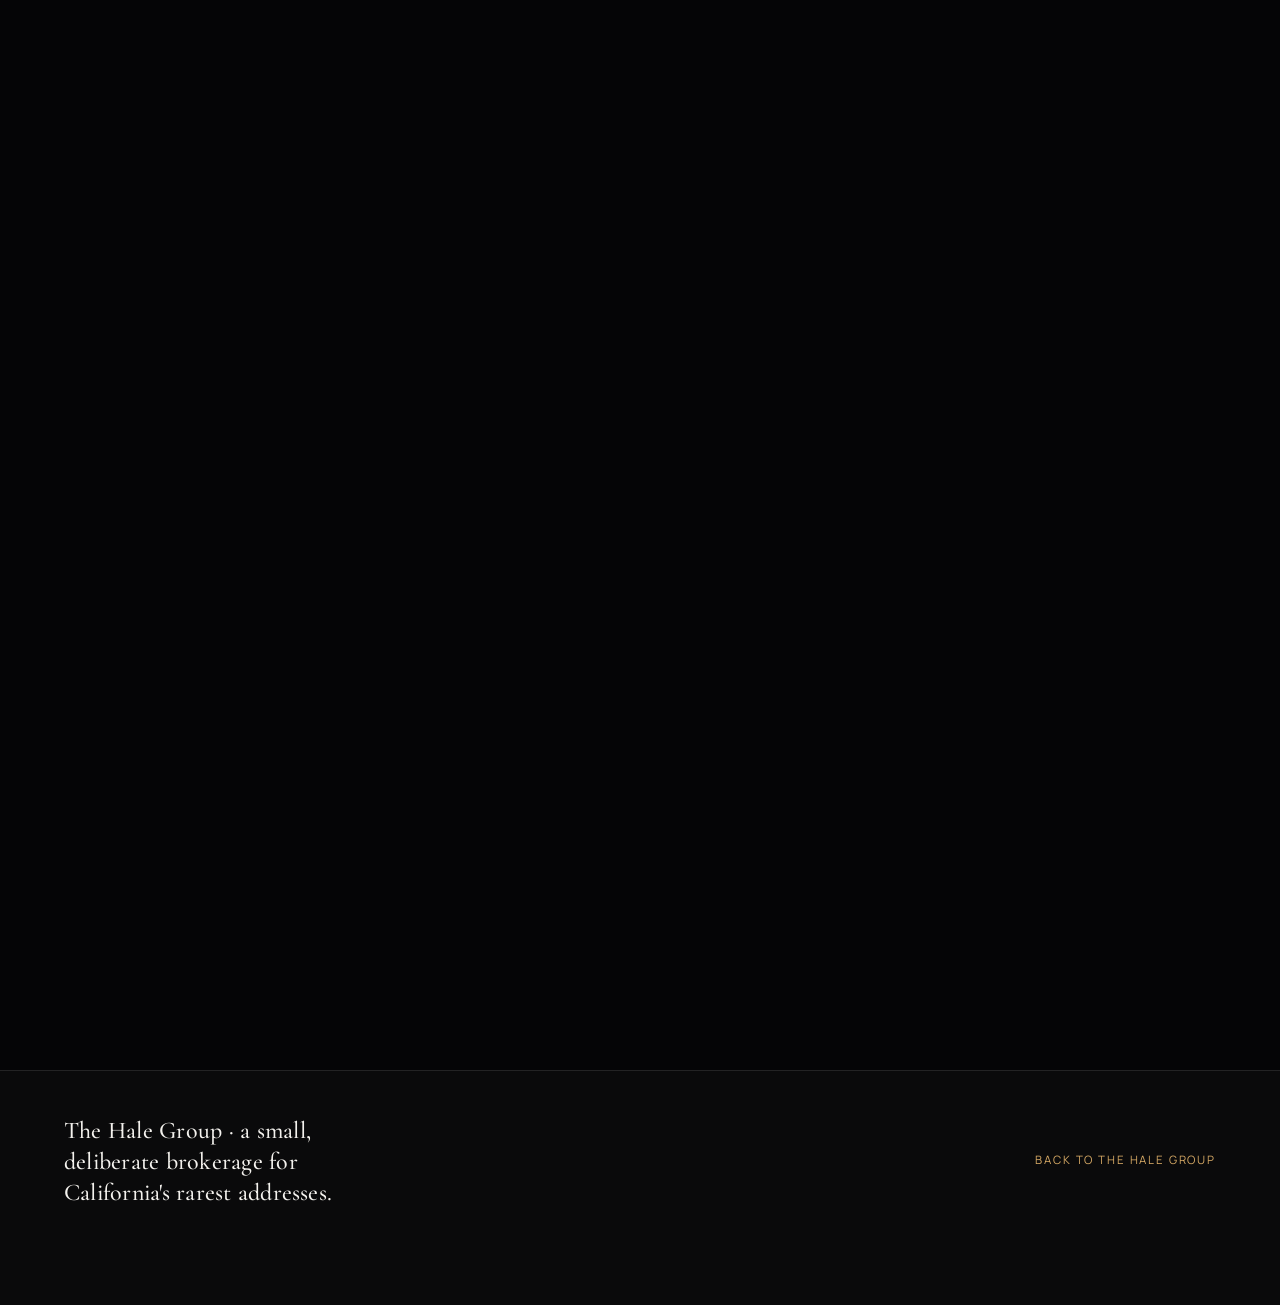
<file: hale-group/glass-promontory.html>
<!DOCTYPE html>
<html lang="en" class="no-js">
<head>
<meta charset="UTF-8">
<meta name="viewport" content="width=device-width, initial-scale=1">
<title>The Glass Promontory, Malibu · The Hale Group</title>
<meta name="description" content="Scroll through a cinematic walkthrough of The Glass Promontory, a contemporary glass-and-steel oceanfront residence on Carbon Beach, Malibu. Sample showcase listing by The Hale Group.">
<meta name="robots" content="index,follow">
<link rel="preconnect" href="https://fonts.googleapis.com">
<link rel="preconnect" href="https://fonts.gstatic.com" crossorigin>
<link href="https://fonts.googleapis.com/css2?family=Archivo:wght@500;600;700;800;900&family=Manrope:wght@400;500;600;700&family=Cormorant+Garamond:ital,wght@0,400;0,500;0,600;1,500&display=swap" rel="stylesheet">
<link rel="stylesheet" href="assets/site.css">
<link rel="icon" href="data:image/svg+xml,%3Csvg xmlns='http://www.w3.org/2000/svg' viewBox='0 0 32 32'%3E%3Crect width='32' height='32' fill='%230a0a0b'/%3E%3Cpath d='M9 7v18M23 7v18M9 16h14' stroke='%23d6a965' stroke-width='2'/%3E%3C/svg%3E">
<meta property="og:title" content="The Glass Promontory, Malibu · The Hale Group">
<meta property="og:description" content="Scroll through a cinematic walkthrough of a contemporary glass-and-steel oceanfront residence on Carbon Beach. Sample listing.">
<meta property="og:type" content="website">
<meta property="og:image" content="assets/walk/poster.jpg">
<meta name="twitter:card" content="summary_large_image">
<meta name="twitter:title" content="The Glass Promontory, Malibu · The Hale Group">
<meta name="twitter:image" content="assets/walk/poster.jpg">
<script type="application/ld+json">
{
  "@context": "https://schema.org",
  "@type": "SingleFamilyResidence",
  "name": "The Glass Promontory (Sample Listing)",
  "description": "Contemporary glass-and-steel oceanfront residence on Carbon Beach, Malibu. Demonstration listing.",
  "address": {"@type":"PostalAddress","addressLocality":"Malibu","addressRegion":"CA","addressCountry":"US"},
  "numberOfBedrooms": 5,
  "numberOfBathroomsTotal": 7,
  "floorSize": {"@type":"QuantitativeValue","value":8200,"unitText":"SqFt"}
}
</script>

<!-- flip no-js -> js as early as possible to avoid a flash of the static backbone -->
<script>document.documentElement.className=document.documentElement.className.replace("no-js","js");</script>

<style>
/* ================= THE GLASS PROMONTORY — scroll-scrubbed walkthrough ================= */
.gp-body{background:#050506}

/* ---- shared caption typography (used by both scrub + static) ---- */
.cap-idx{font-family:"Archivo";font-weight:700;font-size:.66rem;letter-spacing:.34em;color:var(--brass-bright);
  display:inline-flex;align-items:center;gap:.85rem}
.cap-idx::before{content:"";width:34px;height:1px;background:var(--brass);display:inline-block;flex:none}
.cap-kicker{display:block;font-family:"Cormorant Garamond",serif;font-style:italic;font-weight:500;
  font-size:clamp(1.35rem,3vw,2rem);color:#f1ece3;margin-top:16px;line-height:1;text-shadow:0 2px 18px rgba(0,0,0,.9)}
.cap-title{font-family:"Archivo";font-weight:800;letter-spacing:-.02em;line-height:.96;
  font-size:clamp(2.1rem,5.4vw,4.4rem);margin:10px 0 0;max-width:17ch;text-shadow:0 2px 44px rgba(0,0,0,.7)}
.cap-sub{color:#f5f1e9;max-width:46ch;margin:18px 0 0;font-size:clamp(1rem,1.4vw,1.14rem);
  text-shadow:0 2px 22px rgba(0,0,0,.95),0 0 2px rgba(0,0,0,.6)}
.cap-feats{list-style:none;margin:28px 0 0;padding:0;display:flex;flex-wrap:wrap;gap:0;
  border-top:1px solid var(--line-2);max-width:760px}
.cap-feats li{flex:1 1 0;min-width:150px;padding:15px 26px 0 0;margin-right:26px;border-right:1px solid var(--line)}
.cap-feats li:last-child{border-right:0;margin-right:0}
.cap-feats .k{display:block;font-family:"Archivo";font-weight:600;font-size:.6rem;letter-spacing:.24em;
  text-transform:uppercase;color:var(--brass-bright)}
.cap-feats .v{display:block;font-family:"Manrope";font-weight:500;color:var(--ink);font-size:1rem;margin-top:8px;line-height:1.35}
.gp-loc{font-family:"Archivo";font-weight:600;font-size:.72rem;letter-spacing:.28em;text-transform:uppercase;color:#ece6da;text-shadow:0 1px 12px rgba(0,0,0,.85)}
.gp-price{font-family:"Archivo";font-weight:800;font-size:clamp(1.6rem,3.4vw,2.5rem);letter-spacing:-.01em;color:var(--ink);margin-top:6px}
.gp-tag{display:inline-flex;align-items:center;gap:8px;font-family:"Archivo";font-weight:700;font-size:.58rem;
  letter-spacing:.22em;text-transform:uppercase;background:var(--brass);color:#0a0a0b;padding:7px 13px;margin-top:22px}
.gp-samp{display:block;margin-top:20px;font-size:.66rem;letter-spacing:.16em;text-transform:uppercase;
  color:#d7d1c5;font-family:"Archivo";font-weight:600;text-shadow:0 1px 12px rgba(0,0,0,.9)}
.gp-close-actions{display:flex;flex-wrap:wrap;gap:16px;margin-top:28px}

/* ================= SCRUB EXPERIENCE (desktop, JS + motion) ================= */
.scrub{display:none}                                   /* off until JS opts in */
html.scrub-on .scrub{display:block}
.scrub-track{position:relative}                        /* per-act scroll length set inline */
.auto-act{position:relative;height:230vh}              /* auto 'cool transition' act (no scroll control) */
.scrub-stage,.auto-stage{position:sticky;top:0;height:100svh;min-height:560px;overflow:hidden;background:#050506}
.scrub-video,.auto-video{position:absolute;inset:0;width:100%;height:100%;object-fit:cover;z-index:0}
/* legibility scrims (top under header + strong bottom for captions) + film grain to match site hero */
.scrub-stage::after,.auto-stage::after{content:"";position:absolute;inset:0;z-index:1;pointer-events:none;background:
  linear-gradient(180deg,rgba(5,5,6,.66) 0%,rgba(5,5,6,.14) 20%,rgba(5,5,6,.02) 40%,rgba(5,5,6,.5) 72%,rgba(5,5,6,.95) 100%)}
.scrub-stage::before,.auto-stage::before{content:"";position:absolute;inset:0;z-index:1;pointer-events:none;opacity:.05;mix-blend-mode:overlay;
  background-image:url("data:image/svg+xml,%3Csvg xmlns='http://www.w3.org/2000/svg' width='150' height='150'%3E%3Cfilter id='n'%3E%3CfeTurbulence type='fractalNoise' baseFrequency='0.85' numOctaves='2' stitchTiles='stitch'/%3E%3C/filter%3E%3Crect width='100%25' height='100%25' filter='url(%23n)'/%3E%3C/svg%3E")}
/* a small brass 'auto' hint pill on the cool-transition act */
.auto-badge{position:absolute;top:calc(var(--pad) + 46px);left:var(--pad);z-index:3;display:inline-flex;align-items:center;gap:8px;
  font-family:"Archivo";font-weight:700;font-size:.54rem;letter-spacing:.26em;text-transform:uppercase;color:var(--brass-bright);opacity:.9}
.auto-badge .dot{width:6px;height:6px;border-radius:50%;background:var(--brass-bright);animation:cue 1.6s var(--ease) infinite}
/* stills for the single, no-transition rooms (kitchen/view auto, pool still) */
.auto-img,.split-img{position:absolute;inset:0;width:100%;height:100%;object-fit:cover}
.auto-img{z-index:0;opacity:0;transition:opacity .8s var(--ease)}
.auto-img.on{opacity:1;animation:kenb 8s var(--ease) forwards}
.split-img{z-index:1;opacity:1;transition:opacity .6s var(--ease)}   /* pool still sits over the video until the transition */
.split-img.hide{opacity:0}
.split-img.on{animation:kenb 8s var(--ease) forwards}
@keyframes kenb{from{transform:scale(1)}to{transform:scale(1.06)}}
/* two separate still-picture sections (kitchen, view) — short, scroll past */
.pic-act{position:relative}
.pic-img{position:absolute;inset:0;width:100%;height:100%;object-fit:cover;z-index:0;animation:kenb 12s var(--ease) forwards}

/* stacked, cross-fading captions inside the stage */
.scene-caps{position:absolute;inset:0;z-index:2;pointer-events:none}
.scene-cap{position:absolute;left:0;right:0;bottom:0;width:100%;max-width:var(--maxw);
  margin:0 auto;padding:0 var(--pad) clamp(122px,16vh,176px);
  opacity:0;transform:translateY(26px);transition:opacity .7s var(--ease),transform .7s var(--ease)}
.scene-cap.on{opacity:1;transform:none;pointer-events:auto}
.scene-cap a{pointer-events:auto}
.scene-cap.is-arrival{padding-bottom:clamp(140px,18vh,208px)}

/* scroll cue (arrival only) — right rail so it never collides with the caption */
.gp-cue{position:absolute;right:var(--pad);bottom:108px;z-index:3;display:flex;
  flex-direction:column;align-items:flex-end;gap:8px;opacity:0;transition:opacity .5s var(--ease)}
.gp-cue .bar{align-self:flex-end}
html.scrub-on .scrub-stage.at-start .gp-cue{opacity:1}
.gp-cue .k{font-size:.55rem;letter-spacing:.34em;text-transform:uppercase;color:var(--ink-3);font-family:"Archivo"}
.gp-cue .bar{width:1px;height:44px;background:linear-gradient(var(--brass),transparent);animation:cue 2.2s var(--ease) infinite}
@keyframes cue{0%,100%{transform:scaleY(.4);transform-origin:top;opacity:.5}50%{transform:scaleY(1);opacity:1}}

/* ================= STATIC BACKBONE (no-JS · reduced-motion · mobile) ================= */
.rooms-static{display:block}
html.scrub-on .rooms-static{display:none}

/* playable hero for no-JS / mobile so the real render is always reachable */
.static-hero{position:relative;background:#050506}
.static-hero video{display:block;width:100%;height:auto;aspect-ratio:16/9;object-fit:cover;background:#050506}
.static-hero .sh-cap{max-width:var(--maxw);margin:0 auto;padding:26px var(--pad) 8px}
.static-hero .sh-note{display:block;margin-top:10px}

.sroom{position:relative;min-height:82vh;display:flex;align-items:flex-end;overflow:hidden}
.sroom .sr-media{position:absolute;inset:0;z-index:0}
.sroom .sr-media img{width:100%;height:100%;object-fit:cover}
.sroom::after{content:"";position:absolute;inset:0;z-index:1;pointer-events:none;background:
  linear-gradient(180deg,rgba(5,5,6,.6) 0%,rgba(5,5,6,.1) 26%,rgba(5,5,6,.5) 72%,rgba(5,5,6,.95) 100%)}
.sroom .room-cap{position:relative;z-index:2;width:100%;max-width:var(--maxw);margin:0 auto;
  padding:0 var(--pad) clamp(60px,9vh,104px)}

/* ================= STICKY PROPERTY HUD ================= */
.hud{position:fixed;left:0;right:0;bottom:0;z-index:50;
  background:linear-gradient(180deg,rgba(8,8,9,0),rgba(8,8,9,.86) 32%,rgba(8,8,9,.96));
  backdrop-filter:blur(14px);-webkit-backdrop-filter:blur(14px);border-top:1px solid var(--line)}
.hud-inner{max-width:var(--maxw);margin:0 auto;padding:0 var(--pad);height:76px;
  display:grid;grid-template-columns:1fr auto auto;align-items:center;gap:clamp(20px,3vw,44px)}
.hud-id{display:flex;flex-direction:column;justify-content:center;min-width:0}
.hud-name{font-family:"Archivo";font-weight:800;font-size:.98rem;letter-spacing:.02em;line-height:1.1;
  white-space:nowrap;overflow:hidden;text-overflow:ellipsis}
.hud-loc{font-family:"Archivo";font-weight:600;font-size:.58rem;letter-spacing:.24em;text-transform:uppercase;
  color:var(--brass-bright);margin-top:4px;white-space:nowrap}
.hud-mid{display:flex;align-items:center;gap:clamp(16px,2vw,30px)}
.hud-specs{display:flex;align-items:center;gap:0;list-style:none;margin:0;padding:0}
.hud-specs li{font-family:"Archivo";font-weight:600;font-size:.72rem;letter-spacing:.02em;color:var(--ink);
  padding:0 16px;line-height:1;border-right:1px solid var(--line-2)}
.hud-specs li:last-child{border-right:0;padding-right:0}
.hud-specs li:first-child{padding-left:0;color:var(--brass-bright);font-weight:800}
.hud-specs .u{color:var(--ink-3);font-weight:600;margin-left:4px}
.hud-prog{display:flex;align-items:center;gap:14px}
.hud-dots{display:flex;align-items:center;gap:7px}
.hud-dot{width:7px;height:7px;border-radius:50%;background:transparent;border:1px solid var(--line-2);
  transition:background .35s var(--ease),width .35s var(--ease),border-color .35s var(--ease)}
.hud-dot.on{background:var(--brass);border-color:var(--brass)}
.hud-dot[aria-current="true"]{width:20px;border-radius:4px;background:var(--brass-bright);border-color:var(--brass-bright)}
.hud-count{font-family:"Archivo";font-weight:600;font-size:.62rem;letter-spacing:.16em;text-transform:uppercase;
  color:var(--ink-3);white-space:nowrap}
.hud-count b{color:var(--ink);font-weight:700}
.hud-count [data-room-name]{color:var(--brass-bright)}
.hud-cta{display:inline-flex;align-items:center;gap:10px;font-family:"Archivo";font-weight:700;font-size:.68rem;
  letter-spacing:.16em;text-transform:uppercase;background:var(--brass);color:#0a0a0b;padding:14px 22px;
  white-space:nowrap;transition:.3s var(--ease)}
.hud-cta:hover{background:var(--brass-bright)}
.hud-cta svg{width:14px;height:14px}
.hud-cta .cta-short{display:none}

/* footer note strip */
.gp-foot{background:var(--bg);border-top:1px solid var(--line);padding:44px 0 96px;position:relative;z-index:2}
.gp-foot .wrap{display:flex;flex-wrap:wrap;justify-content:space-between;align-items:center;gap:20px}
.gp-foot .big{font-family:"Cormorant Garamond",serif;font-size:1.5rem;color:var(--ink);max-width:26ch;line-height:1.3}
.gp-back{font-size:.72rem;letter-spacing:.16em;text-transform:uppercase;color:var(--brass-bright);text-decoration:none;border-bottom:1px solid transparent;padding-bottom:2px;transition:border-color .3s ease}
.gp-back:hover,.gp-back:focus-visible{border-bottom-color:currentColor}

/* ================= responsive ================= */
@media(max-width:820px){
  .hud-inner{grid-template-columns:1fr;height:auto;
    padding-top:11px;padding-bottom:calc(12px + env(safe-area-inset-bottom));row-gap:11px;gap:11px}
  .hud-id{grid-column:1}
  .hud-mid{grid-column:1;flex-wrap:wrap;gap:9px 14px}
  .hud-specs li{padding:0 10px;font-size:.66rem}
  .hud-count{font-size:.58rem}
  .hud-cta{grid-column:1;width:100%;justify-content:center;padding:14px 16px;font-size:.66rem}
  .cap-feats li{flex:1 1 100%;min-width:0;border-right:0;margin-right:0;border-top:1px solid var(--line);padding:12px 0 0}
  .cap-feats{border-top:0}
  .sroom .room-cap{padding-bottom:clamp(96px,16vh,150px)}
}
@media(max-width:480px){
  .hud-specs li:nth-child(n+4){display:none}
  .hud-name{font-size:.9rem}
}

/* reduced motion: no cue animation (scrub is already disabled in JS for these users) */
@media (prefers-reduced-motion:reduce){ .gp-cue .bar{animation:none} }
</style>
</head>
<body class="gp-body">

<!-- HEADER (shared) -->
<header class="site-head">
  <a class="brand" href="index.html" aria-label="The Hale Group, home">
    <svg class="brand-glyph" viewBox="0 0 34 34" aria-hidden="true">
      <rect x="1" y="1" width="32" height="32" fill="none" stroke="#b88a4e" stroke-width="1"/>
      <path d="M11 8v18M23 8v18M11 17h12" stroke="#d6a965" stroke-width="1.6" fill="none"/>
    </svg>
    <span class="mark">Hale<small>Group · California</small></span>
  </a>
  <nav class="nav" aria-label="Primary">
    <a href="glass-promontory.html" aria-current="page">Featured</a>
    <a href="sellers.html">Sell</a>
    <a href="buyers.html">Buy</a>
    <a href="about.html">About</a>
    <a class="cta" href="contact.html">Contact</a>
  </nav>
  <button class="burger" aria-label="Open menu" aria-expanded="false" aria-controls="mnav"><span></span><span></span><span></span></button>
</header>

<div class="mnav" id="mnav">
  <a href="glass-promontory.html">Featured<small>The Residence</small></a>
  <a href="sellers.html">Sell<small>List With Us</small></a>
  <a href="buyers.html">Buy<small>Represented</small></a>
  <a href="about.html">About<small>The Firm</small></a>
  <a href="contact.html">Contact<small>Three Offices</small></a>
</div>

<main id="walk">

  <!-- ============ SCRUB (desktop, JS + motion) ============ -->
  <section class="scrub" aria-label="Cinematic walkthrough of The Glass Promontory" aria-hidden="true">

    <!-- ACT 1 · scroll-scrub: arrival -> great room -->
    <div class="scrub-track" data-scrub data-rooms="0,1" style="height:260vh">
      <div class="scrub-stage">
        <video class="scrub-video" src="assets/walk/wt_a.mp4" poster="assets/walk/poster.webp"
               muted playsinline preload="auto" tabindex="-1" disablepictureinpicture></video>
        <div class="scene-caps">
          <!-- 0 ARRIVAL / TITLE -->
          <div class="scene-cap is-arrival on" data-i="0">
            <span class="cap-idx">01 / 06 &nbsp;·&nbsp; Arrival</span>
            <h1 class="cap-title">The Glass<br>Promontory</h1>
            <div class="gp-loc" style="margin-top:20px">Malibu · Carbon Beach</div>
            <div class="gp-price">$24,500,000</div>
            <span class="gp-tag">For Sale · Private Walkthrough</span>
            <span class="gp-samp">Sample listing · imagery is a generated stand-in pending final photography</span>
          </div>
          <!-- 1 GREAT ROOM -->
          <div class="scene-cap" data-i="1">
            <span class="cap-idx">02 / 06 &nbsp;·&nbsp; The Great Room</span>
            <span class="cap-kicker">Where the walls disappear.</span>
            <h2 class="cap-title">Living on the edge of the Pacific</h2>
            <p class="cap-sub">Retractable glass dissolves the seam between room and shoreline, so the ocean becomes the fourth wall.</p>
            <ul class="cap-feats">
              <li><span class="k">Glass Walls</span><span class="v">Retractable · 24 ft clear span</span></li>
              <li><span class="k">Ceilings</span><span class="v">14 ft · rift white oak</span></li>
              <li><span class="k">Hearth</span><span class="v">Book-matched stone monolith</span></li>
            </ul>
          </div>
        </div>
        <div class="gp-cue" aria-hidden="true"><span class="k">Scroll to walk through</span><span class="bar"></span></div>
      </div>
    </div>

    <!-- ACT 2a · The Kitchen (single still, short section) -->
    <div class="pic-act" data-pic data-room="2" style="height:135vh">
      <div class="scrub-stage">
        <img class="pic-img" src="assets/walk/03_kitchen.webp" alt="Chef's kitchen with dual honed-marble islands (generated sample imagery)" width="2200" height="1238">
        <div class="scene-caps">
          <div class="scene-cap on" data-i="2">
            <span class="cap-idx">03 / 06 &nbsp;·&nbsp; The Kitchen</span>
            <span class="cap-kicker">Built for the way you actually cook.</span>
            <h2 class="cap-title">A chef's kitchen in honed stone</h2>
            <p class="cap-sub">Two full islands, a separate scullery, and a professional suite kept quietly out of sight of the great room.</p>
            <ul class="cap-feats">
              <li><span class="k">Islands</span><span class="v">Dual · honed marble</span></li>
              <li><span class="k">Appointments</span><span class="v">Integrated pro suite</span></li>
              <li><span class="k">Scullery</span><span class="v">Separate chef's prep &amp; pantry</span></li>
            </ul>
          </div>
        </div>
      </div>
    </div>

    <!-- ACT 2b · The View (single still, short section) -->
    <div class="pic-act" data-pic data-room="3" style="height:135vh">
      <div class="scrub-stage">
        <img class="pic-img" src="assets/walk/04_view.webp" alt="Primary-level living framing a 180-degree Pacific view (generated sample imagery)" width="2200" height="1238">
        <div class="scene-caps">
          <div class="scene-cap on" data-i="3">
            <span class="cap-idx">04 / 06 &nbsp;·&nbsp; The View</span>
            <span class="cap-kicker">The reason to be here.</span>
            <h2 class="cap-title">One hundred and eighty degrees of Pacific</h2>
            <p class="cap-sub">Primary-level living is lifted to the light, framing open water by day and the coast after dark.</p>
            <ul class="cap-feats">
              <li><span class="k">Outlook</span><span class="v">180° ocean &amp; coastline</span></li>
              <li><span class="k">Exposure</span><span class="v">Southwest · all-day sun</span></li>
              <li><span class="k">Living</span><span class="v">Elevated primary level</span></li>
            </ul>
          </div>
        </div>
      </div>
    </div>

    <!-- ACT 3 · scroll-scrub: pool -> coast -->
    <div class="scrub-track" data-scrub data-rooms="4,5" style="height:300vh">
      <div class="scrub-stage">
        <video class="scrub-video" src="assets/walk/wt_c_out.mp4" poster="assets/walk/poster_out.webp"
               muted playsinline preload="auto" tabindex="-1" disablepictureinpicture></video>
        <div class="scene-caps">
          <!-- 5 POOL & TERRACE -->
          <div class="scene-cap on" data-i="5">
            <span class="cap-idx">05 / 06 &nbsp;·&nbsp; Pool &amp; Ocean Terrace</span>
            <span class="cap-kicker">Where the room meets the water.</span>
            <h2 class="cap-title">An infinity edge over the Pacific</h2>
            <p class="cap-sub">The terrace steps down to a sixty-foot infinity pool that reads straight into the tideline, with private beach frontage below.</p>
            <ul class="cap-feats">
              <li><span class="k">Pool</span><span class="v">60 ft · infinity edge</span></li>
              <li><span class="k">Terrace</span><span class="v">Ipe &amp; travertine deck</span></li>
              <li><span class="k">Frontage</span><span class="v">Direct Carbon Beach access</span></li>
            </ul>
          </div>
          <!-- 6 THE SETTING (close + CTA) — as the outlook opens to the coast -->
          <div class="scene-cap" data-i="6" data-from="0.55">
            <span class="cap-idx">06 / 06 &nbsp;·&nbsp; The Setting</span>
            <span class="cap-kicker">Few addresses close like this one.</span>
            <h2 class="cap-title">Arrange a private showing</h2>
            <p class="cap-sub">The Glass Promontory is shown by appointment only. Reach The Hale Group to walk it in person, or request the full package.</p>
            <div class="gp-close-actions">
              <a class="btn gold" href="contact.html">Request a private showing
                <svg viewBox="0 0 24 24" fill="none" stroke="currentColor" stroke-width="1.8"><path d="M5 12h14M13 6l6 6-6 6"/></svg></a>
              <a class="btn" href="tel:+13105550148">Call +1 (310) 555 0148</a>
            </div>
            <span class="gp-samp">$24,500,000 · 5 bd · 7 ba · 8,200 sq ft · Malibu, Carbon Beach · sample listing</span>
          </div>
        </div>
      </div>
    </div>

  </section>

  <!-- ============ STATIC BACKBONE (no-JS · reduced-motion · mobile) ============ -->
  <div class="rooms-static">

    <!-- playable walkthrough (real render, reachable without the scrub) -->
    <section class="static-hero" aria-label="Walkthrough film and listing summary">
      <video controls playsinline preload="none" poster="assets/walk/poster.webp"
             width="1280" height="720" src="assets/walk/walkthrough.mp4"></video>
      <div class="sh-cap">
        <span class="cap-idx">01 / 06 &nbsp;·&nbsp; The Glass Promontory</span>
        <h1 class="cap-title" style="margin-top:14px">The Glass Promontory</h1>
        <div class="gp-loc" style="margin-top:18px">Malibu · Carbon Beach</div>
        <div class="gp-price">$24,500,000</div>
        <span class="gp-tag">For Sale · Private Walkthrough</span>
        <span class="gp-samp sh-note">Press play for the full cinematic walkthrough — or scroll on for the room-by-room tour. Sample listing · generated imagery pending final photography.</span>
      </div>
    </section>

    <section class="sroom" id="room-2" aria-label="The great room">
      <div class="sr-media"><img src="assets/walk/02_greatroom.webp" alt="Great room with retractable floor-to-ceiling glass opening to the golden Pacific (generated sample imagery)" width="1600" height="900" loading="lazy"></div>
      <div class="room-cap">
        <span class="cap-idx">02 / 06 &nbsp;·&nbsp; The Great Room</span>
        <span class="cap-kicker">Where the walls disappear.</span>
        <h2 class="cap-title">Living on the edge of the Pacific</h2>
        <p class="cap-sub">Retractable glass dissolves the seam between room and shoreline, so the ocean becomes the fourth wall.</p>
        <ul class="cap-feats">
          <li><span class="k">Glass Walls</span><span class="v">Retractable · 24 ft clear span</span></li>
          <li><span class="k">Ceilings</span><span class="v">14 ft · rift white oak</span></li>
          <li><span class="k">Hearth</span><span class="v">Book-matched stone monolith</span></li>
        </ul>
      </div>
    </section>

    <section class="sroom" id="room-3" aria-label="The kitchen">
      <div class="sr-media"><img src="assets/walk/03_kitchen.webp" alt="Chef's kitchen with dual honed-marble islands and ocean glass beyond (generated sample imagery)" width="1600" height="900" loading="lazy"></div>
      <div class="room-cap">
        <span class="cap-idx">03 / 06 &nbsp;·&nbsp; The Kitchen</span>
        <span class="cap-kicker">Built for the way you actually cook.</span>
        <h2 class="cap-title">A chef's kitchen in honed stone</h2>
        <p class="cap-sub">Two full islands, a separate scullery, and a professional suite kept quietly out of sight of the great room.</p>
        <ul class="cap-feats">
          <li><span class="k">Islands</span><span class="v">Dual · honed marble</span></li>
          <li><span class="k">Appointments</span><span class="v">Integrated pro suite</span></li>
          <li><span class="k">Scullery</span><span class="v">Separate chef's prep &amp; pantry</span></li>
        </ul>
      </div>
    </section>

    <section class="sroom" id="room-4" aria-label="The view">
      <div class="sr-media"><img src="assets/walk/04_view.webp" alt="Primary-level living framing a 180-degree Pacific and coastline view through frameless glass (generated sample imagery)" width="1600" height="900" loading="lazy"></div>
      <div class="room-cap">
        <span class="cap-idx">04 / 06 &nbsp;·&nbsp; The View</span>
        <span class="cap-kicker">The reason to be here.</span>
        <h2 class="cap-title">One hundred and eighty degrees of Pacific</h2>
        <p class="cap-sub">Primary-level living is lifted to the light, framing open water by day and the coast after dark.</p>
        <ul class="cap-feats">
          <li><span class="k">Outlook</span><span class="v">180° ocean &amp; coastline</span></li>
          <li><span class="k">Exposure</span><span class="v">Southwest · all-day sun</span></li>
          <li><span class="k">Living</span><span class="v">Elevated primary level</span></li>
        </ul>
      </div>
    </section>

    <section class="sroom" id="room-5" aria-label="Pool and ocean terrace">
      <div class="sr-media"><img src="assets/walk/06_pool.webp" alt="Sixty-foot infinity-edge pool reading into the golden Pacific at dusk (generated sample imagery)" width="1600" height="900" loading="lazy"></div>
      <div class="room-cap">
        <span class="cap-idx">05 / 06 &nbsp;·&nbsp; Pool &amp; Ocean Terrace</span>
        <span class="cap-kicker">Where the property meets the sand.</span>
        <h2 class="cap-title">An infinity edge over Carbon Beach</h2>
        <p class="cap-sub">The terrace steps down to a sixty-foot infinity pool that reads straight into the tideline, with private beach frontage below.</p>
        <ul class="cap-feats">
          <li><span class="k">Pool</span><span class="v">60 ft · infinity edge</span></li>
          <li><span class="k">Terrace</span><span class="v">Ipe &amp; travertine deck</span></li>
          <li><span class="k">Frontage</span><span class="v">Direct Carbon Beach access</span></li>
        </ul>
      </div>
    </section>

    <section class="sroom" id="room-6" aria-label="The setting and enquiry">
      <div class="sr-media"><img src="assets/walk/07_setting.webp" alt="The Malibu coastline at dusk with the glass promontory house on the bluff (generated sample imagery)" width="1600" height="900" loading="lazy"></div>
      <div class="room-cap">
        <span class="cap-idx">06 / 06 &nbsp;·&nbsp; The Setting</span>
        <span class="cap-kicker">Few addresses close like this one.</span>
        <h2 class="cap-title">Arrange a private showing</h2>
        <p class="cap-sub">The Glass Promontory is shown by appointment only. Reach The Hale Group to walk it in person, or request the full package.</p>
        <div class="gp-close-actions">
          <a class="btn gold" href="contact.html">Request a private showing
            <svg viewBox="0 0 24 24" fill="none" stroke="currentColor" stroke-width="1.8"><path d="M5 12h14M13 6l6 6-6 6"/></svg></a>
          <a class="btn" href="tel:+13105550148">Call +1 (310) 555 0148</a>
        </div>
        <span class="gp-samp">$24,500,000 · 5 bd · 7 ba · 8,200 sq ft · Malibu, Carbon Beach — sample listing, figures illustrative</span>
      </div>
    </section>

  </div>
</main>

<!-- STICKY PROPERTY HUD -->
<div class="hud" role="region" aria-label="Property summary">
  <div class="hud-inner">
    <div class="hud-id">
      <span class="hud-name">The Glass Promontory</span>
      <span class="hud-loc">Malibu · Carbon Beach</span>
    </div>
    <div class="hud-mid">
      <ul class="hud-specs" aria-label="Key facts">
        <li>$24.5M</li>
        <li>5 <span class="u">bd</span></li>
        <li>7 <span class="u">ba</span></li>
        <li>8,200 <span class="u">sqft</span></li>
      </ul>
      <div class="hud-prog">
        <div class="hud-dots" role="img" aria-label="Walkthrough progress">
          <span class="hud-dot on" aria-current="true"></span>
          <span class="hud-dot"></span><span class="hud-dot"></span>
          <span class="hud-dot"></span><span class="hud-dot"></span><span class="hud-dot"></span>
        </div>
        <span class="hud-count"><b data-room-idx>01</b>&nbsp;/&nbsp;06 · <span data-room-name>Arrival</span></span>
      </div>
    </div>
    <a class="hud-cta" href="contact.html"><span class="cta-long">Request a private showing</span><span class="cta-short">Enquire</span>
      <svg viewBox="0 0 24 24" fill="none" stroke="currentColor" stroke-width="1.8"><path d="M5 12h14M13 6l6 6-6 6"/></svg></a>
  </div>
</div>

<footer class="gp-foot">
  <div class="wrap">
    <span class="big serif">The Hale Group · a small, deliberate brokerage for California's rarest addresses.</span>
    <a class="gp-back" href="index.html">Back to The Hale Group</a>
  </div>
</footer>

<script src="assets/site.js"></script>
<script>
/* THE GLASS PROMONTORY — scroll-scrubbed walkthrough.
   Classic script, file://-safe. Native scroll drives everything (no scroll hijack,
   so a single flick can never run away). Desktop pointer + motion allowed => the scrub;
   otherwise the static backbone (no-JS / reduced-motion / touch / small screens). */
(function () {
  "use strict";
  var LABELS = ["Arrival","The Great Room","The Kitchen","The View","Pool & Terrace","The Setting"];
  var SEG = 7; /* continuous flow, bridged transitions: 7 room waypoints across the walk */
  var dots  = [].slice.call(document.querySelectorAll(".hud-dot"));
  var idxEl = document.querySelector("[data-room-idx]");
  var nameEl= document.querySelector("[data-room-name]");
  var lastIdx = -1;

  function setHud(i){
    if (i > LABELS.length - 1) i = LABELS.length - 1;   /* clamp (static doc has more rooms than the glide) */
    if (i === lastIdx || i < 0) return;
    lastIdx = i;
    for (var d = 0; d < dots.length; d++){
      if (d <= i) dots[d].classList.add("on"); else dots[d].classList.remove("on");
      dots[d].setAttribute("aria-current", d === i ? "true" : "false");
    }
    if (idxEl)  idxEl.textContent  = ("0" + (i + 1)).slice(-2);
    if (nameEl) nameEl.textContent = LABELS[i] || "";
  }

  var mq = window.matchMedia || function(){ return { matches:false, addListener:function(){} }; };
  var reduce = mq("(prefers-reduced-motion: reduce)").matches;
  var coarse = mq("(hover: none), (pointer: coarse)").matches;
  var small  = window.innerWidth < 900;
  var canScrub = !reduce && !coarse && !small &&
                 "requestAnimationFrame" in window && !!document.querySelector(".scrub-video");

  if (canScrub) initScrub(); else initStatic();

  /* ---------------- desktop: 3 acts — scrub A, auto B, scrub C ---------------- */
  function initScrub(){
    document.documentElement.classList.add("scrub-on");
    [].slice.call(document.querySelectorAll(".scrub-track[data-scrub]")).forEach(setupScrubTrack);
    [].slice.call(document.querySelectorAll(".scrub-track[data-split]")).forEach(setupSplitTrack);
    [].slice.call(document.querySelectorAll(".auto-act[data-auto]")).forEach(setupAutoAct);
    [].slice.call(document.querySelectorAll(".pic-act[data-pic]")).forEach(setupPicAct);
  }

  /* a single still-picture section: updates the HUD/room when it scrolls into view */
  function setupPicAct(act){
    var caps = [].slice.call(act.querySelectorAll(".scene-cap"));
    var room = parseInt(act.getAttribute("data-room"), 10) || 0;
    caps.forEach(function(c){ c.classList.add("on"); });
    if ("IntersectionObserver" in window){
      new IntersectionObserver(function(entries){
        entries.forEach(function(e){ if (e.isIntersecting && e.intersectionRatio >= 0.4) setHud(room); });
      }, { threshold: [0.4, 0.7] }).observe(act);
    }
  }

  /* a scroll-scrubbed act: scroll position drives video.currentTime while its stage is on screen */
  function setupScrubTrack(track){
    var stage = track.querySelector(".scrub-stage");
    var video = track.querySelector(".scrub-video");
    var caps  = [].slice.call(track.querySelectorAll(".scene-cap"));
    var rooms = (track.getAttribute("data-rooms") || "0").split(",").map(function(s){ return parseInt(s, 10); });
    var froms = caps.map(function(c, i){ var f = parseFloat(c.getAttribute("data-from")); return isNaN(f) ? i / caps.length : f; });
    var dur = 0, cur = 0, running = false, primed = false, lastLocal = -1;

    function inView(){ var r = stage.getBoundingClientRect(); return r.bottom > 0 && r.top < window.innerHeight; }
    function progress(){
      var r = track.getBoundingClientRect();
      var scrollable = r.height - window.innerHeight;
      if (scrollable <= 0) return 0;
      var p = -r.top / scrollable;
      return p < 0 ? 0 : p > 1 ? 1 : p;
    }
    function prime(){ if (primed) return; primed = true;
      var pr = video.play();
      if (pr && pr.then) pr.then(function(){ video.pause(); }).catch(function(){ try { video.pause(); } catch(e){} });
      else { try { video.pause(); } catch(e){} }
    }
    function tick(){
      if (inView()){
        prime();
        var p = progress();
        var target = p * dur;
        cur += (target - cur) * 0.16;                 /* smooth/lerp for a buttery scrub */
        if (Math.abs(target - cur) < 0.004) cur = target;
        if (dur && video.readyState >= 1 && Math.abs(video.currentTime - cur) > 0.01){
          try { video.currentTime = cur; } catch (e) {}
        }
        var li = 0;
        for (var k = 0; k < froms.length; k++){ if (p >= froms[k]) li = k; }
        if (li !== lastLocal){ lastLocal = li;
          for (var c = 0; c < caps.length; c++) caps[c].classList.toggle("on", c === li);
          setHud(rooms[Math.min(li, rooms.length - 1)]);
        }
        stage.classList.toggle("at-start", p < 0.02);
      }
      running = requestAnimationFrame(tick);
    }
    function onMeta(){ dur = video.duration || 5; if (!running){ running = requestAnimationFrame(tick); } }
    if (video.readyState >= 1) onMeta();
    video.addEventListener("loadedmetadata", onMeta);
    video.load();
  }

  /* the 'cool transition' act: a still-image slideshow (kitchen, view) that cuts on its own while on
     screen — NOT scrubbed, NOT a video. Single no-transition rooms are shown as images. */
  function setupAutoAct(act){
    var imgs  = [].slice.call(act.querySelectorAll(".auto-img"));
    var caps  = [].slice.call(act.querySelectorAll(".scene-cap"));
    var rooms = (act.getAttribute("data-rooms") || "2,3").split(",").map(function(s){ return parseInt(s, 10); });
    var idx = -1, timer = null, DWELL = 3800;

    function show(i){
      if (i === idx) return; idx = i;
      for (var n = 0; n < imgs.length; n++) imgs[n].classList.toggle("on", n === i);
      for (var c = 0; c < caps.length; c++) caps[c].classList.toggle("on", c === i);
      setHud(rooms[Math.min(i, rooms.length - 1)]);
    }
    function advance(){ if (idx < imgs.length - 1){ show(idx + 1); timer = setTimeout(advance, DWELL); } }
    function begin(){ if (timer) clearTimeout(timer); show(0); timer = setTimeout(advance, DWELL); }

    if ("IntersectionObserver" in window){
      new IntersectionObserver(function(entries){
        entries.forEach(function(e){
          if (e.isIntersecting){ if (idx < 0) begin(); }
          else { if (timer){ clearTimeout(timer); timer = null; } idx = -1; }  /* replays on re-enter */
        });
      }, { threshold: [0, 0.3] }).observe(act);
    } else { show(0); }
  }

  /* the pool act: a still image for the first stretch (the single, no-transition pool), then the
     scroll scrubs the pool -> coast transition video for the end. */
  function setupSplitTrack(track){
    var stage = track.querySelector(".scrub-stage");
    var img   = track.querySelector(".split-img");
    var video = track.querySelector(".scrub-video");
    var caps  = [].slice.call(track.querySelectorAll(".scene-cap"));
    var rooms = (track.getAttribute("data-rooms") || "4,5").split(",").map(function(s){ return parseInt(s, 10); });
    var froms = caps.map(function(c, i){ var f = parseFloat(c.getAttribute("data-from")); return isNaN(f) ? i / caps.length : f; });
    var SPLIT = 0.62;   /* hold the pool still most of the way; the camera only starts moving to the outlook near the end */
    var dur = 0, cur = 0, running = false, primed = false, lastLocal = -1, phase = "";

    function inView(){ var r = stage.getBoundingClientRect(); return r.bottom > 0 && r.top < window.innerHeight; }
    function progress(){ var r = track.getBoundingClientRect(); var s = r.height - window.innerHeight;
      if (s <= 0) return 0; var p = -r.top / s; return p < 0 ? 0 : p > 1 ? 1 : p; }
    function prime(){ if (primed) return; primed = true;
      var pr = video.play();
      if (pr && pr.then) pr.then(function(){ video.pause(); }).catch(function(){ try { video.pause(); } catch(e){} });
      else { try { video.pause(); } catch(e){} }
    }
    function tick(){
      if (inView()){
        var p = progress();
        if (p < SPLIT){
          if (phase !== "img"){ phase = "img"; img.classList.remove("hide"); }
        } else {
          if (phase !== "vid"){ phase = "vid"; img.classList.add("hide"); prime(); }
          var vp = (p - SPLIT) / (1 - SPLIT);
          var target = vp * dur;
          cur += (target - cur) * 0.16;
          if (Math.abs(target - cur) < 0.004) cur = target;
          if (dur && video.readyState >= 1 && Math.abs(video.currentTime - cur) > 0.01){
            try { video.currentTime = cur; } catch (e) {}
          }
        }
        var li = 0;
        for (var k = 0; k < froms.length; k++){ if (p >= froms[k]) li = k; }
        if (li !== lastLocal){ lastLocal = li;
          for (var c = 0; c < caps.length; c++) caps[c].classList.toggle("on", c === li);
          setHud(rooms[Math.min(li, rooms.length - 1)]);
        }
      }
      running = requestAnimationFrame(tick);
    }
    function onMeta(){ dur = video.duration || 10; if (!running){ running = requestAnimationFrame(tick); } }
    if (video.readyState >= 1) onMeta();
    video.addEventListener("loadedmetadata", onMeta);
    video.load();
  }

  /* ---------------- static: IntersectionObserver drives the HUD ---------------- */
  function initStatic(){
    var rooms = [].slice.call(document.querySelectorAll(".rooms-static [id^='room-']"));
    /* rooms are room-2..room-6 -> HUD indices 1..5; arrival(0) is the default (bathroom removed) */
    setHud(0);
    if (!("IntersectionObserver" in window) || !rooms.length) return;
    var io = new IntersectionObserver(function(entries){
      var best = null;
      entries.forEach(function(e){ if (e.isIntersecting && (!best || e.intersectionRatio > best.intersectionRatio)) best = e; });
      if (best){
        var n = parseInt(best.target.id.replace("room-",""), 10) - 1; /* room-2 -> 1 */
        if (!isNaN(n)) setHud(n);
      }
    }, { threshold:[0.4,0.65,0.9] });
    rooms.forEach(function(r){ io.observe(r); });
  }
})();
</script>
</body>
</html>
</file>
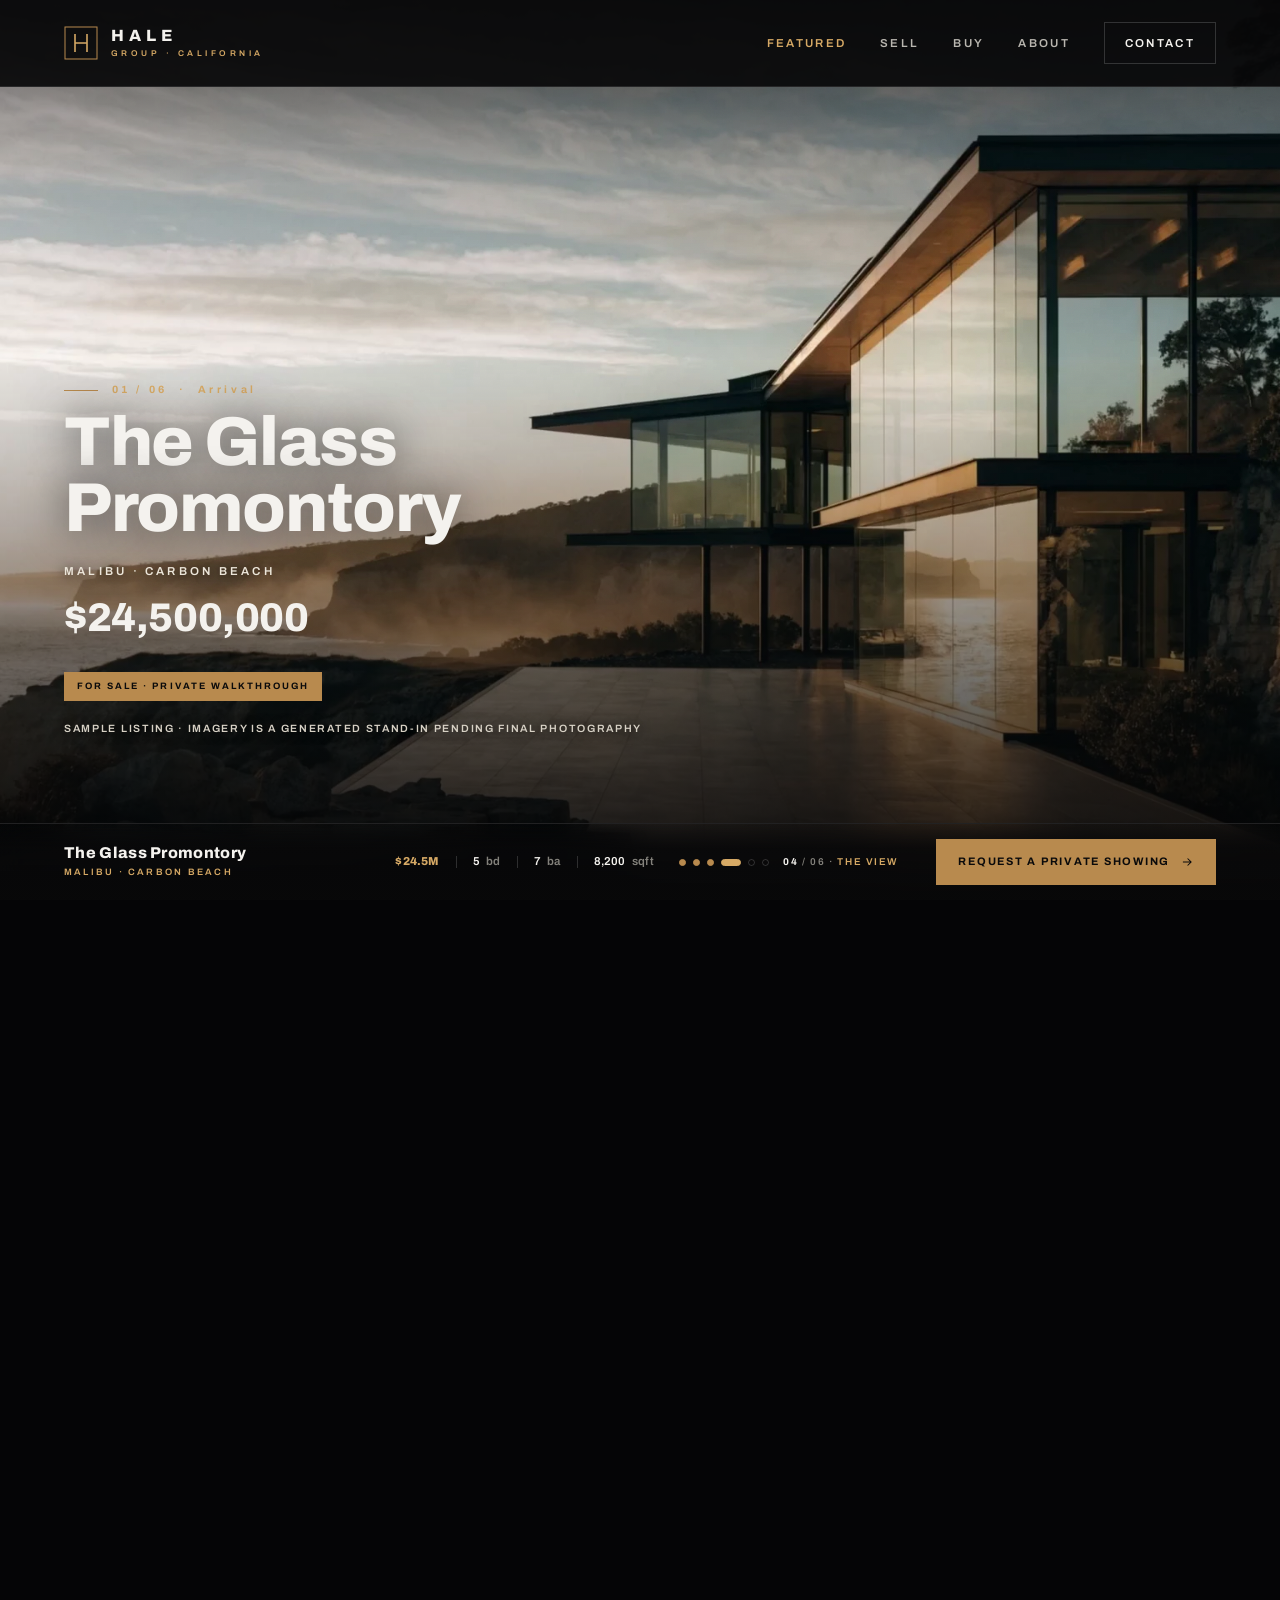
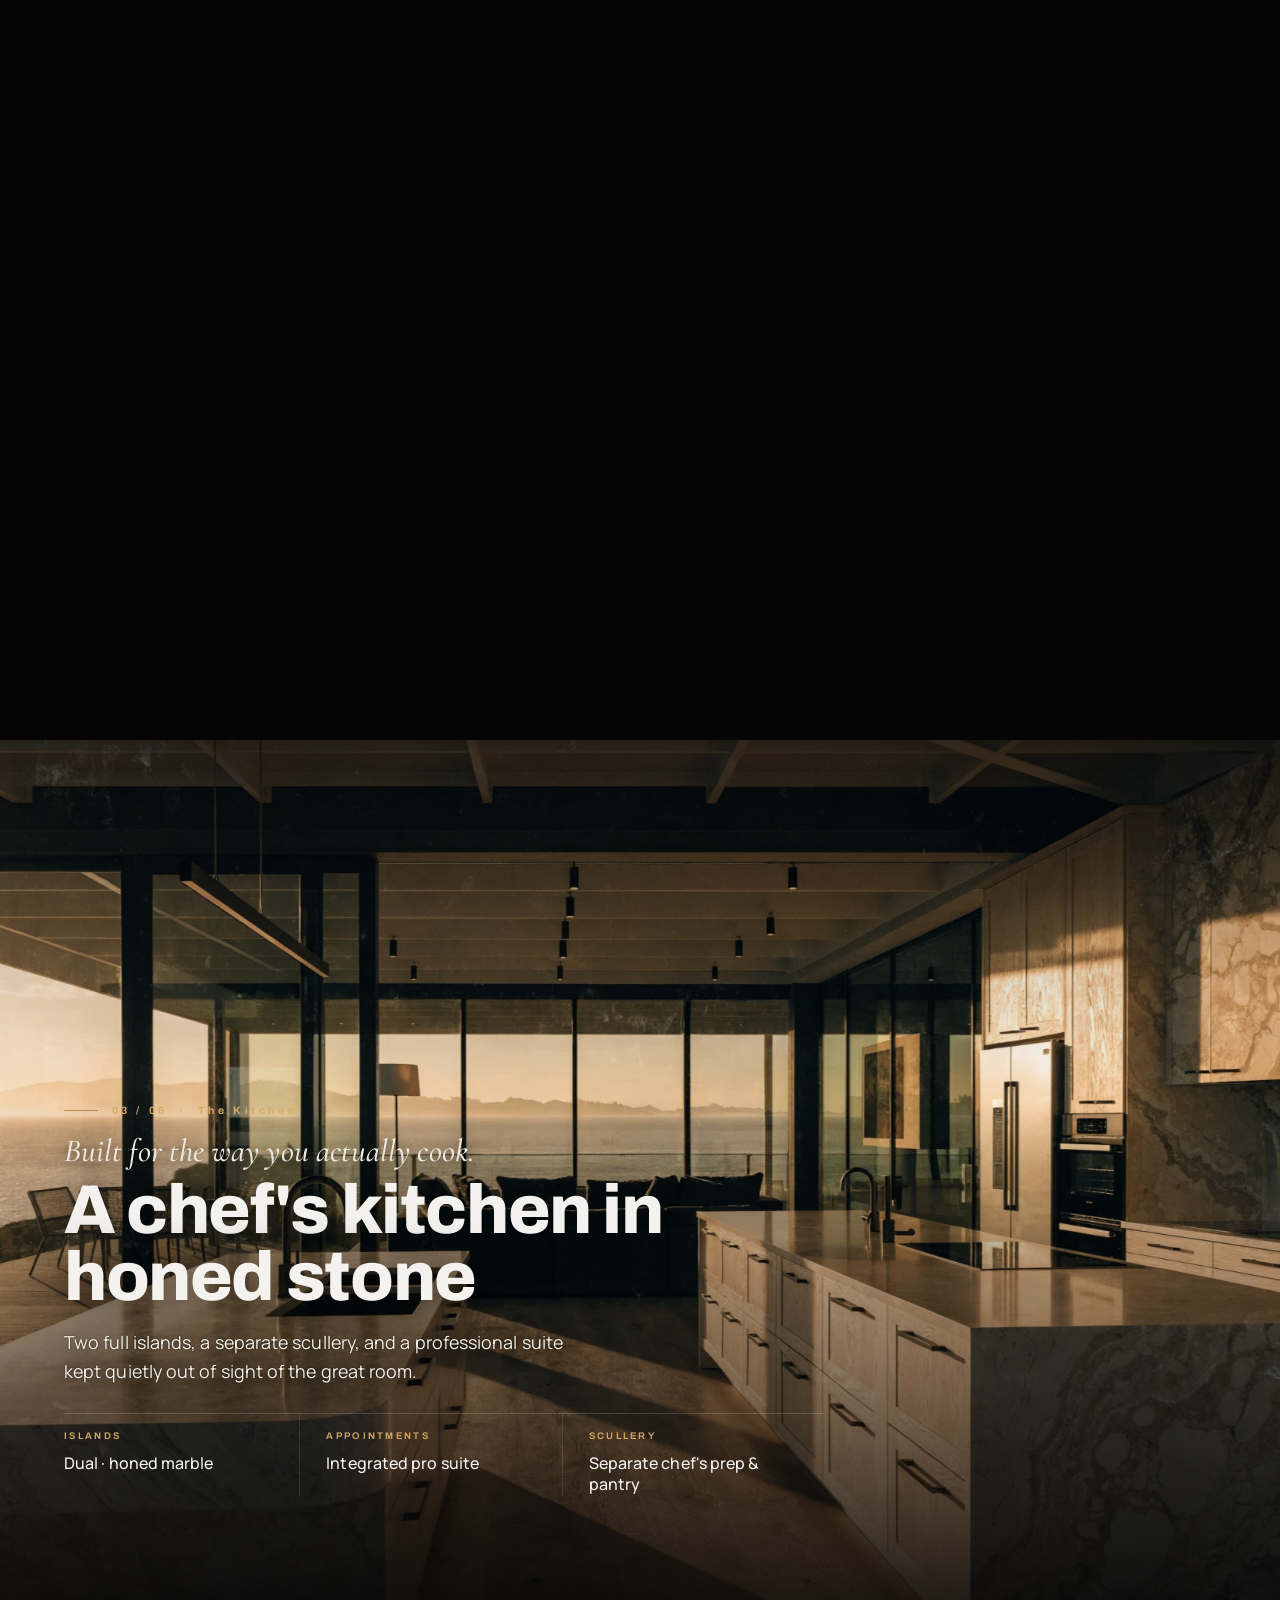
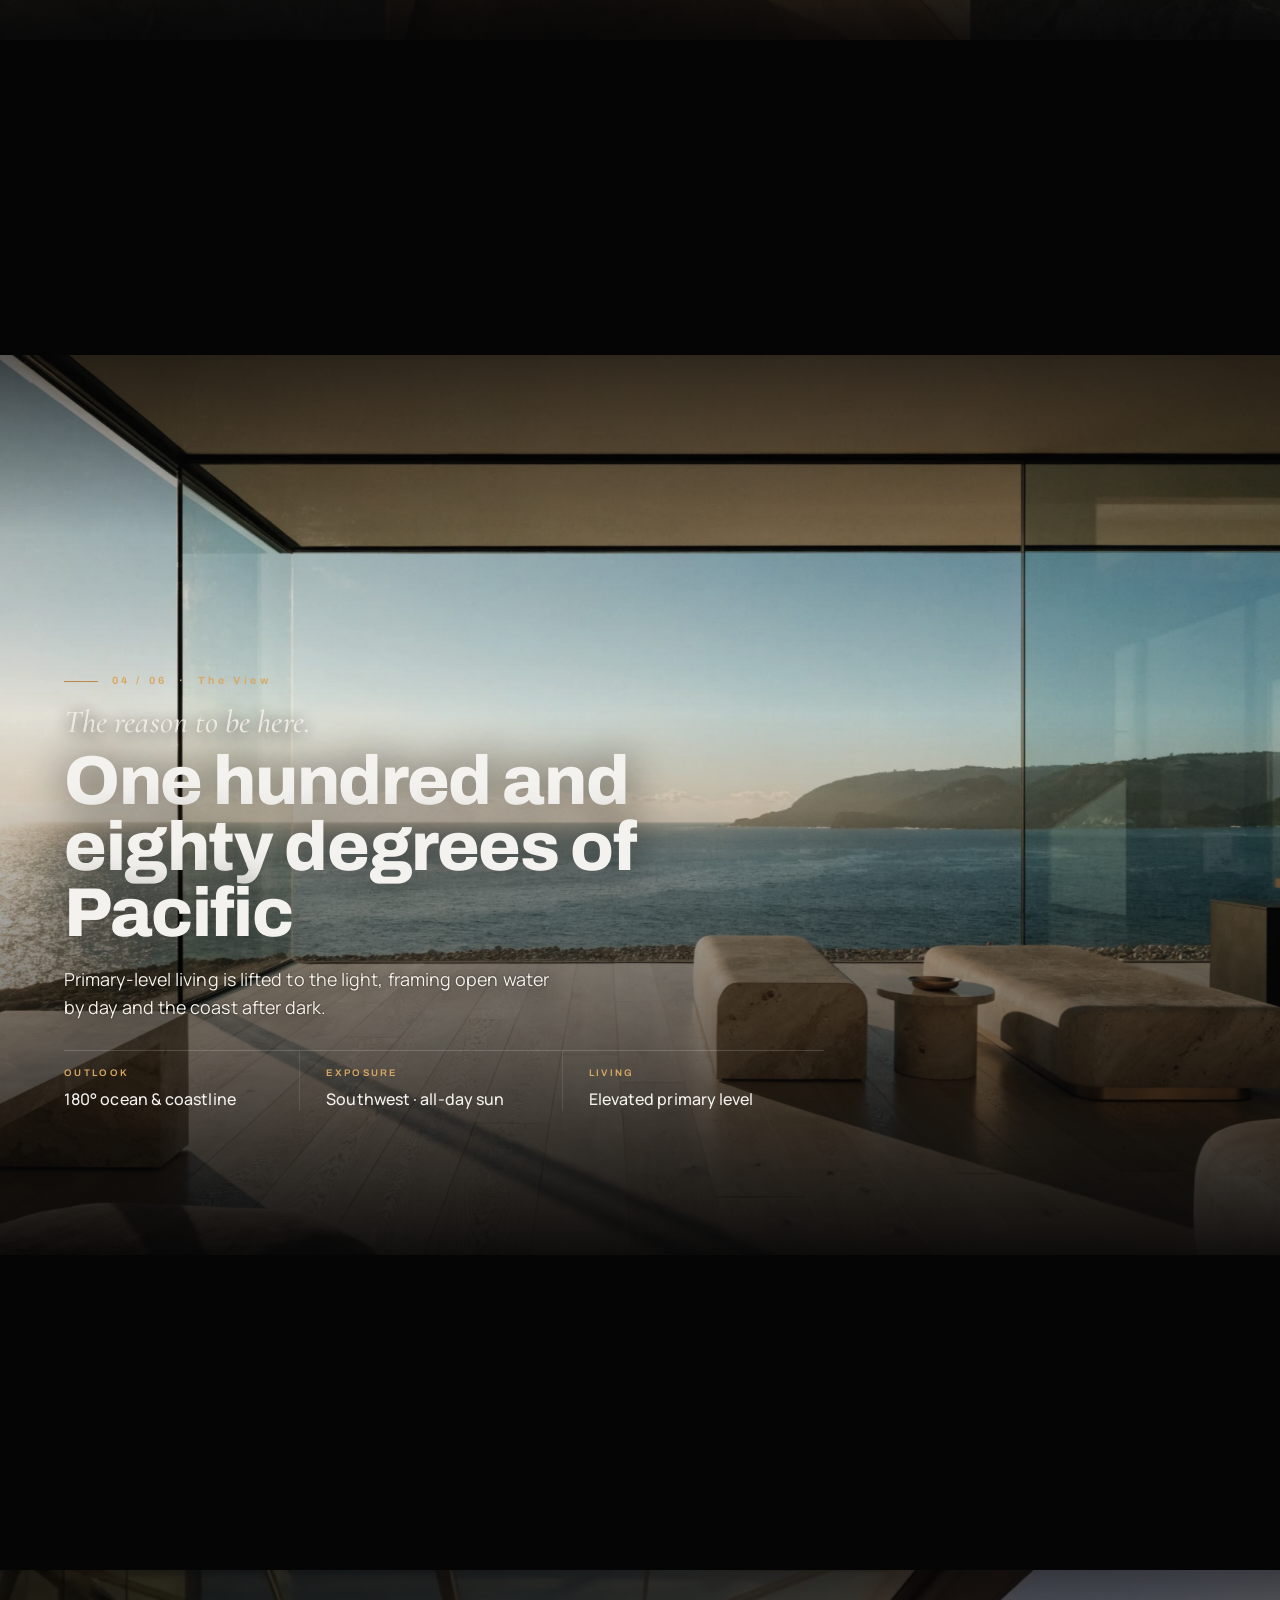
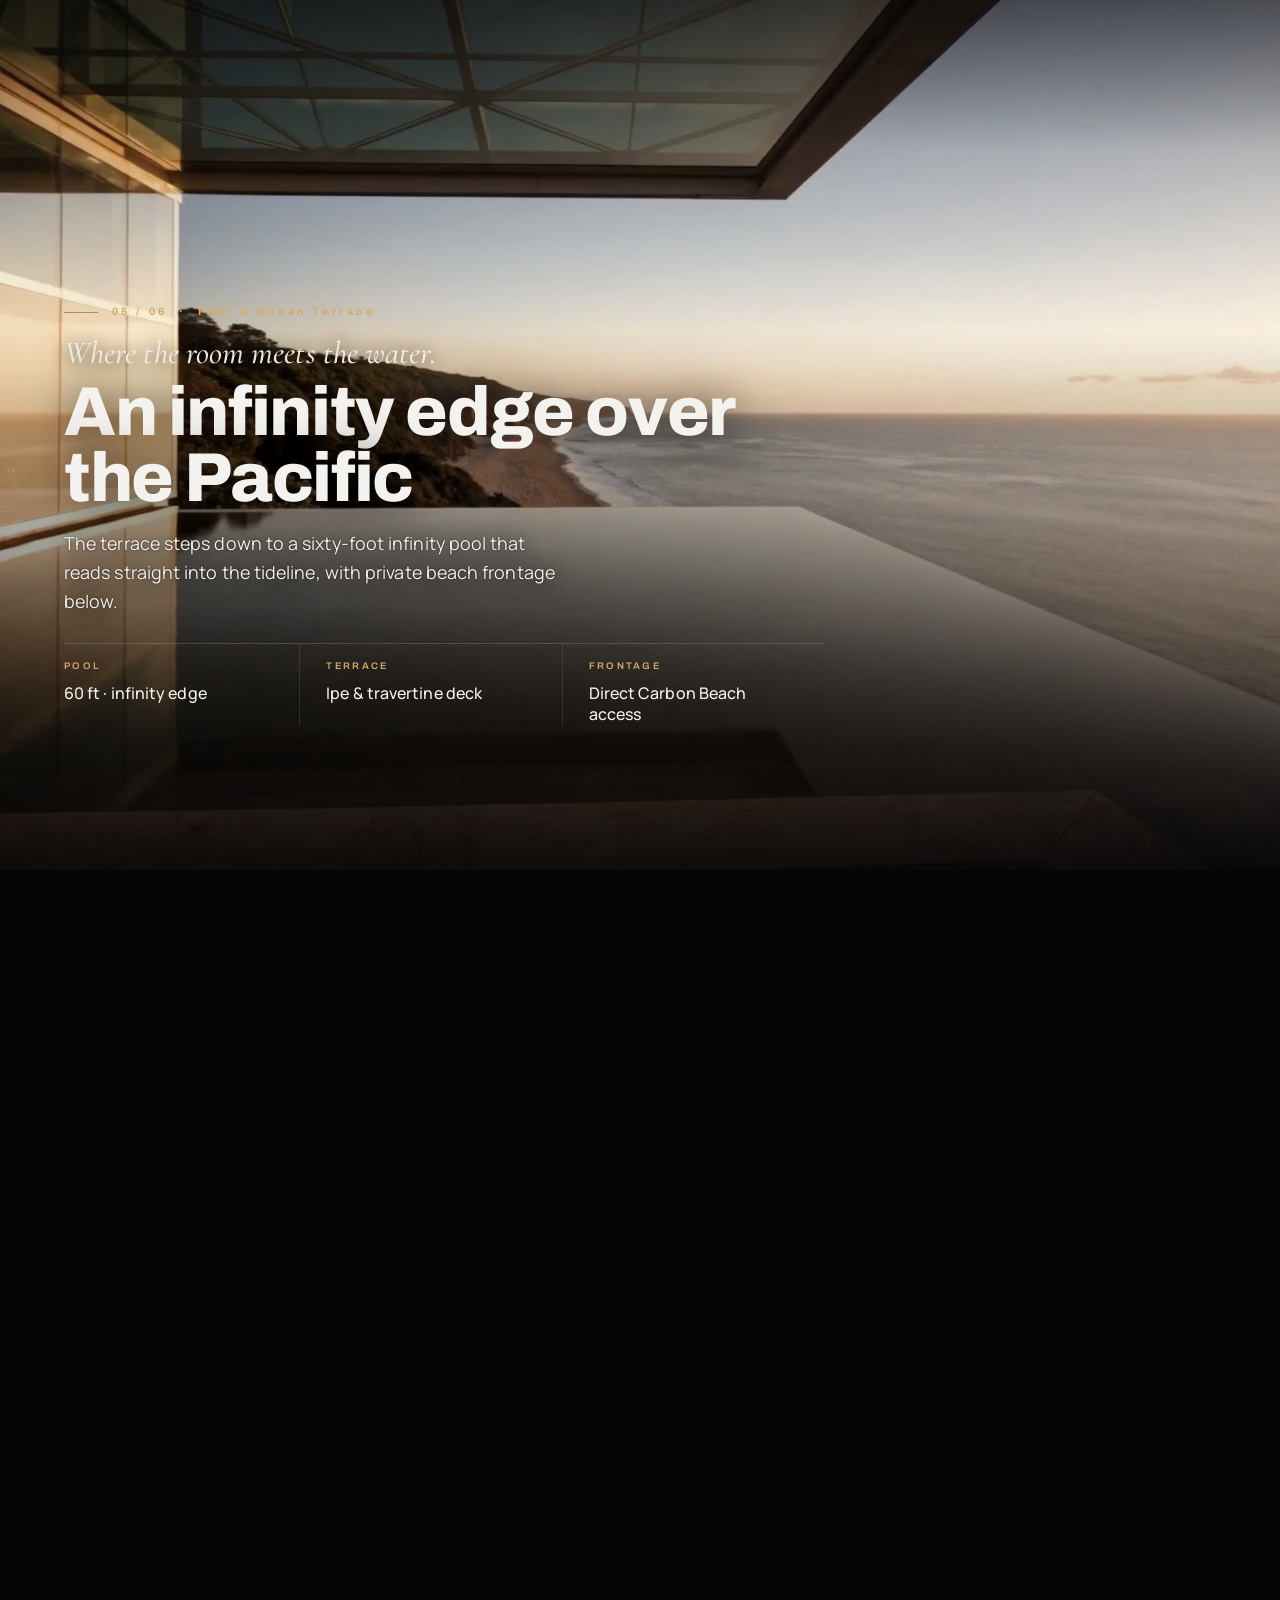
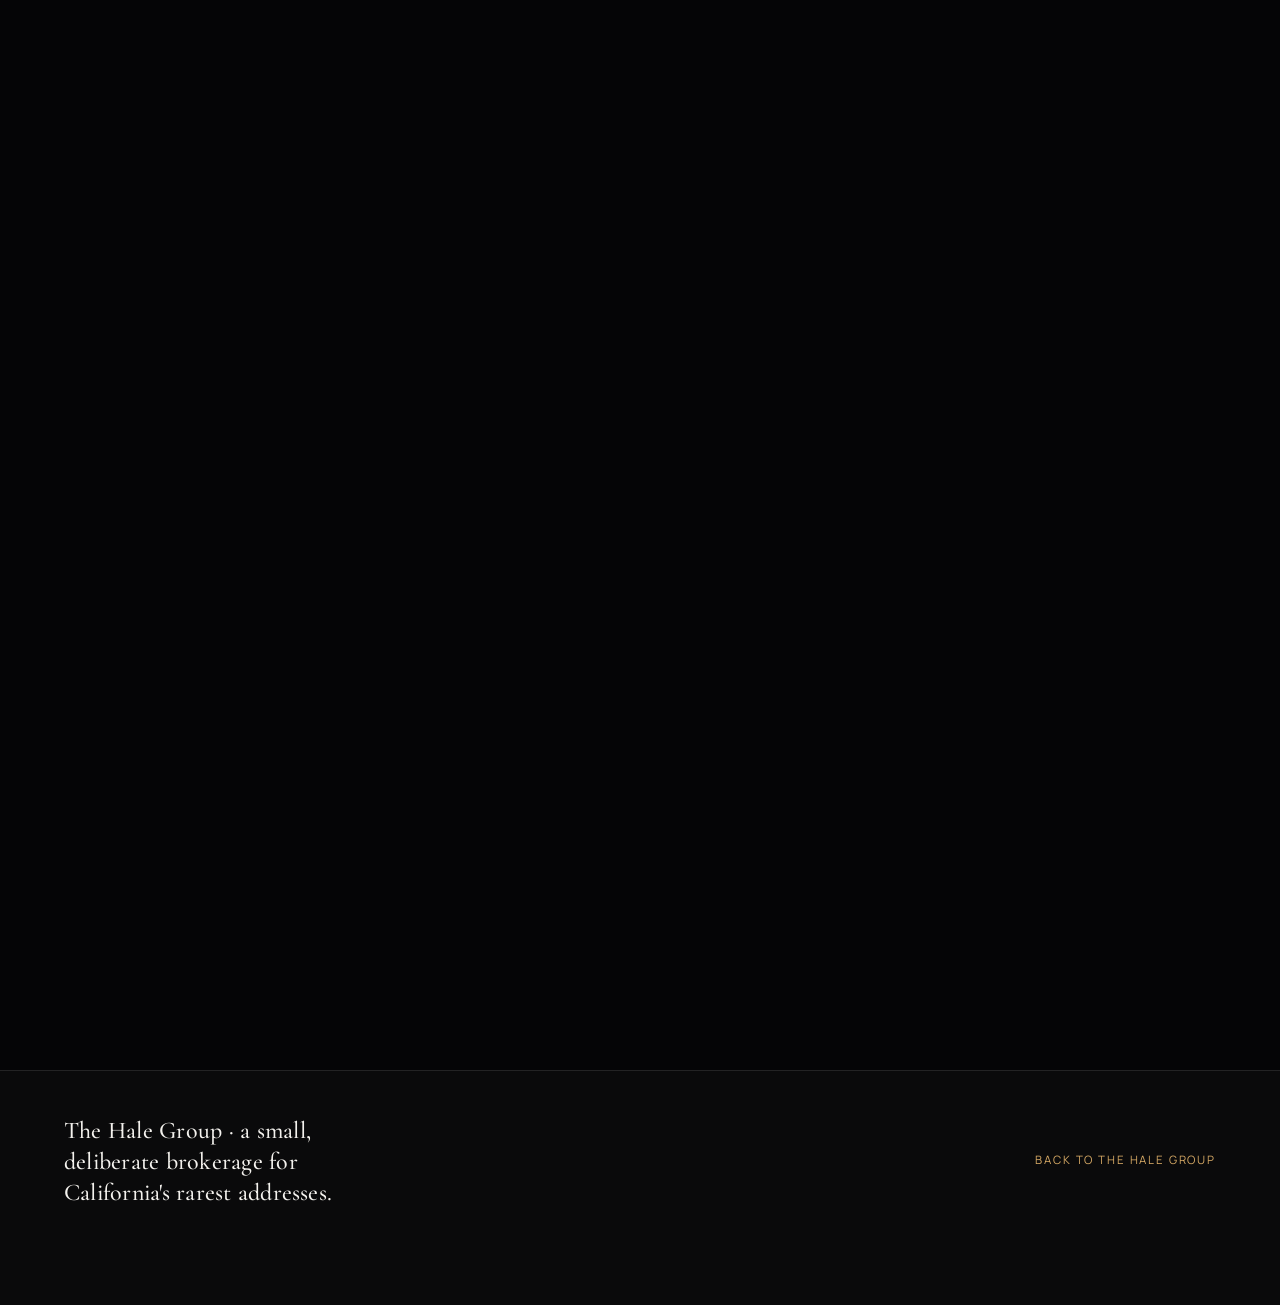
<file: hale-group/residential.html>
<!DOCTYPE html>
<html lang="en">
<head>
<meta charset="UTF-8">
<meta name="viewport" content="width=device-width, initial-scale=1">
<title>Featured Residence · The Hale Group</title>
<meta name="robots" content="noindex,follow">
<!-- The Hale Group now represents a single featured residence — send visitors straight to it. -->
<meta http-equiv="refresh" content="0; url=glass-promontory.html">
<link rel="canonical" href="glass-promontory.html">
<script>location.replace("glass-promontory.html");</script>
<style>body{background:#0a0a0b;color:#d6a965;font-family:system-ui,sans-serif;display:grid;place-items:center;height:100vh;margin:0}a{color:#d6a965}</style>
</head>
<body>
<p>Redirecting to <a href="glass-promontory.html">The Glass Promontory</a>…</p>
</body>
</html>
</file>
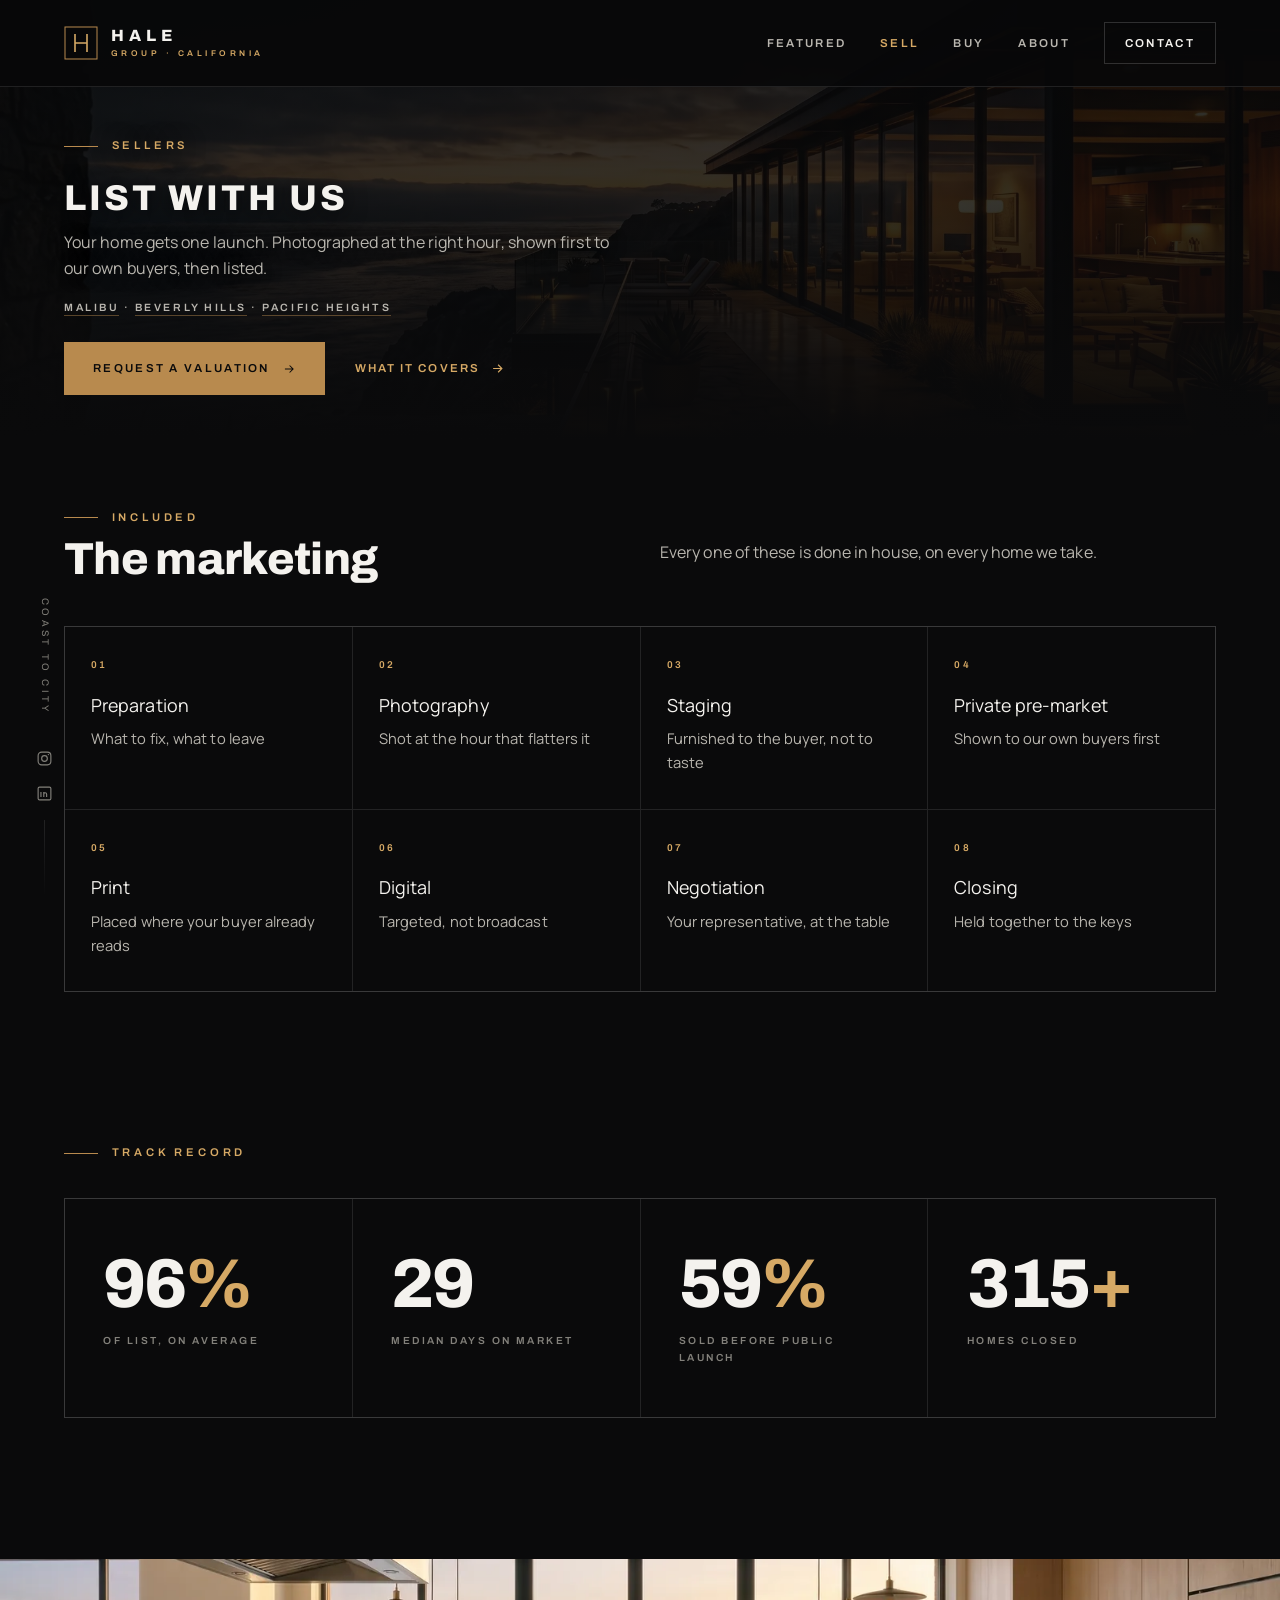
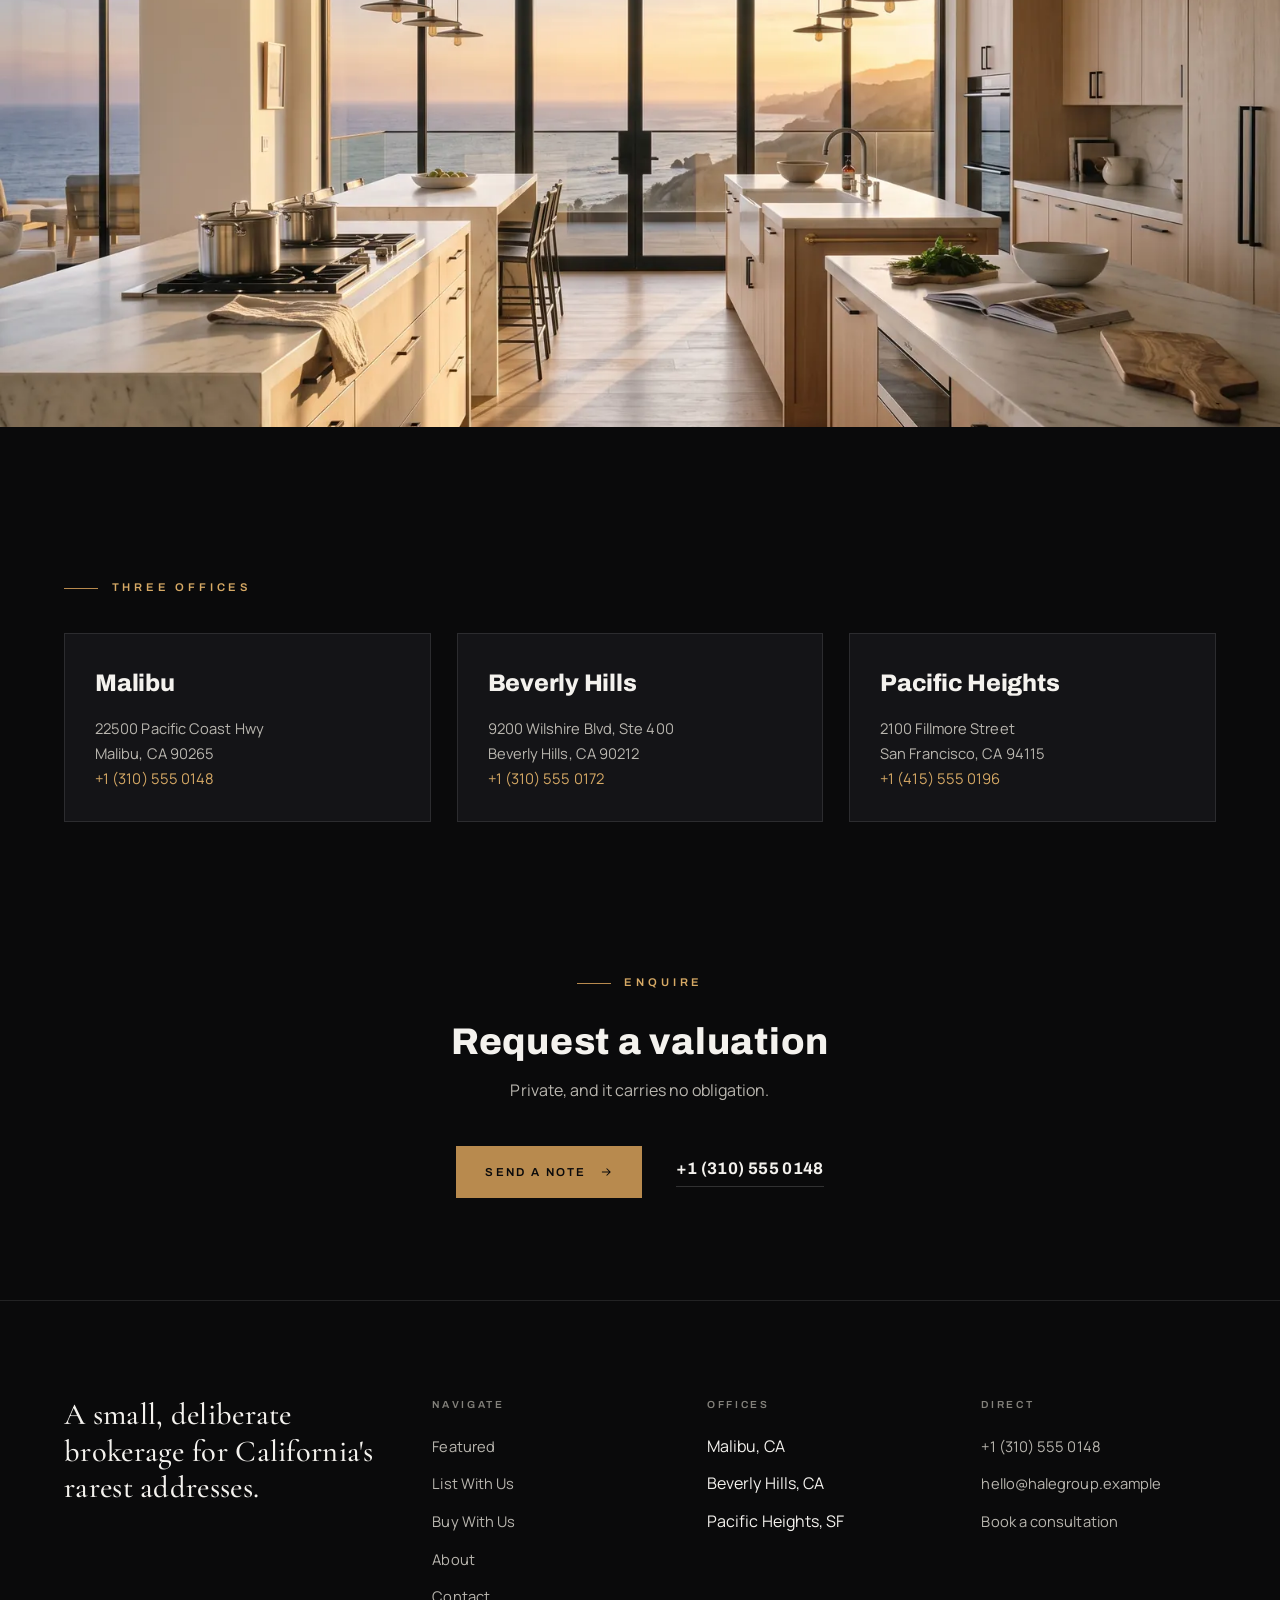
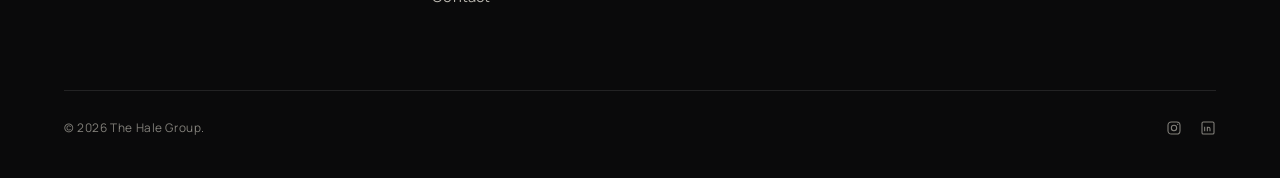
<file: hale-group/sellers.html>
<!DOCTYPE html>
<html lang="en">
<head>
<meta charset="UTF-8">
<meta name="viewport" content="width=device-width, initial-scale=1">
<title>List With Us, The Hale Group</title>
<meta name="description" content="How The Hale Group represents a home for sale: cinematic marketing, a private pre-market, and one launch done right. Sample showcase.">
<meta name="robots" content="index,follow">
<link rel="preconnect" href="https://fonts.googleapis.com">
<link rel="preconnect" href="https://fonts.gstatic.com" crossorigin>
<link href="https://fonts.googleapis.com/css2?family=Archivo:wght@500;600;700;800;900&family=Manrope:wght@400;500;600;700&family=Cormorant+Garamond:ital,wght@0,400;0,500;0,600;1,500&display=swap" rel="stylesheet">
<link rel="stylesheet" href="assets/site.css">
<noscript><style>.reveal{opacity:1!important;transform:none!important}.hero-slide{opacity:1!important}.quote{position:relative!important;opacity:1!important}</style></noscript>

<link rel="icon" href="data:image/svg+xml,%3Csvg xmlns='http://www.w3.org/2000/svg' viewBox='0 0 32 32'%3E%3Crect width='32' height='32' fill='%230a0a0b'/%3E%3Cpath d='M9 7v18M23 7v18M9 16h14' stroke='%23d6a965' stroke-width='2'/%3E%3C/svg%3E">
<meta property="og:title" content="List With Us, The Hale Group">
<meta property="og:description" content="One launch, done right: cinematic marketing, a private pre-market, and a measured close.">
<meta property="og:type" content="website">
<meta name="twitter:card" content="summary_large_image">
<meta name="twitter:title" content="List With Us, The Hale Group">
<meta name="twitter:description" content="One launch, done right: cinematic marketing, a private pre-market, and a measured close.">
</head>
<body>

<header class="site-head">
  <a class="brand" href="index.html" aria-label="The Hale Group, home">
    <svg class="brand-glyph" viewBox="0 0 34 34" aria-hidden="true"><rect x="1" y="1" width="32" height="32" fill="none" stroke="#b88a4e" stroke-width="1"/><path d="M11 8v18M23 8v18M11 17h12" stroke="#d6a965" stroke-width="1.6" fill="none"/></svg>
    <span class="mark">Hale<small>Group · California</small></span>
  </a>
  <nav class="nav" aria-label="Primary">
    <a href="glass-promontory.html">Featured</a>
    <a href="sellers.html" aria-current="page">Sell</a>
    <a href="buyers.html">Buy</a>
    <a href="about.html">About</a>
    <a class="cta" href="contact.html">Contact</a>
  </nav>
  <button class="burger" aria-label="Open menu" aria-expanded="false" aria-controls="mnav"><span></span><span></span><span></span></button>
</header>
<div class="mnav" id="mnav">
  <a href="glass-promontory.html">Featured<small>The Residence</small></a>
  <a href="sellers.html">Sell<small>List With Us</small></a>
  <a href="buyers.html">Buy<small>Represented</small></a>
  <a href="about.html">About<small>The Firm</small></a>
  <a href="contact.html">Contact<small>Three Offices</small></a>
</div>
<aside class="rail" aria-hidden="true">
  <span class="vtext">Coast to City</span>
  <span class="soc" role="img" aria-label="Instagram" title="Instagram"><svg viewBox="0 0 24 24" fill="none" stroke="currentColor" stroke-width="1.6"><rect x="3" y="3" width="18" height="18" rx="5"/><circle cx="12" cy="12" r="4"/><circle cx="17.5" cy="6.5" r="1" fill="currentColor" stroke="none"/></svg></span>
  <span class="soc" role="img" aria-label="LinkedIn" title="LinkedIn"><svg viewBox="0 0 24 24" fill="none" stroke="currentColor" stroke-width="1.6"><rect x="3" y="3" width="18" height="18" rx="2"/><path d="M7 10v7M7 7v.01M11 17v-4a2 2 0 0 1 4 0v4M11 10v7"/></svg></span>
  <span class="line"></span>
</aside>

<!-- R60 (owner): the display heading was doing nothing but eating the first
     screen. It is a label now, the offices sit under it as the location line,
     and the marketing grid starts inside the fold. -->
<section class="phero phero--lead">
  <div class="phero-bg"><img src="assets/sellers_hero.webp" alt="" aria-hidden="true" width="2000" height="1116"></div>
  <div class="wrap">
    <p class="label reveal">Sellers</p>
    <h1 class="display page-title reveal d1">List with us</h1>
    <p class="sub reveal d2">Your home gets one launch. Photographed at the right hour, shown first to our own buyers, then listed.</p>
    <p class="lead-where reveal d2"><a href="#offices">Malibu</a> · <a href="#offices">Beverly Hills</a> · <a href="#offices">Pacific Heights</a></p>
    <div class="lead-actions reveal d2">
      <a class="btn gold" href="contact.html">Request a valuation
        <svg viewBox="0 0 24 24" fill="none" stroke="currentColor" stroke-width="1.8"><path d="M5 12h14M13 6l6 6-6 6"/></svg></a>
      <a class="link-arrow" href="#how">What it covers
        <svg viewBox="0 0 24 24" fill="none" stroke="currentColor" stroke-width="1.8"><path d="M5 12h14M13 6l6 6-6 6"/></svg></a>
    </div>
  </div>
</section>


<!-- R59 (owner, ogroup "List With Us"): their seller page is a heading, two CTAs,
     a short read on why the team matters, then a GRID of what the marketing
     actually consists of, then the form. I had cut this page to a hero and a
     contact, which left it with no reason to exist. This is the grid — Hale's
     own eight, not their twelve.
     R60: it now starts directly under the page lead. -->
<section class="section section--tight" id="how">
  <div class="wrap">
    <div class="sec-head">
      <div>
        <p class="label reveal">Included</p>
        <h2 class="reveal d1">The marketing</h2>
      </div>
      <p class="aside reveal d2">Every one of these is done in house, on every home we take.</p>
    </div>
    <div class="tiles stagger-4">
        <a class="tile reveal" href="contact.html"><span class="tile__n">01</span>
          <span class="tile__t">Preparation</span><span class="tile__d">What to fix, what to leave</span></a>
        <a class="tile reveal" href="contact.html"><span class="tile__n">02</span>
          <span class="tile__t">Photography</span><span class="tile__d">Shot at the hour that flatters it</span></a>
        <a class="tile reveal" href="contact.html"><span class="tile__n">03</span>
          <span class="tile__t">Staging</span><span class="tile__d">Furnished to the buyer, not to taste</span></a>
        <a class="tile reveal" href="contact.html"><span class="tile__n">04</span>
          <span class="tile__t">Private pre-market</span><span class="tile__d">Shown to our own buyers first</span></a>
        <a class="tile reveal" href="contact.html"><span class="tile__n">05</span>
          <span class="tile__t">Print</span><span class="tile__d">Placed where your buyer already reads</span></a>
        <a class="tile reveal" href="contact.html"><span class="tile__n">06</span>
          <span class="tile__t">Digital</span><span class="tile__d">Targeted, not broadcast</span></a>
        <a class="tile reveal" href="contact.html"><span class="tile__n">07</span>
          <span class="tile__t">Negotiation</span><span class="tile__d">Your representative, at the table</span></a>
        <a class="tile reveal" href="contact.html"><span class="tile__n">08</span>
          <span class="tile__t">Closing</span><span class="tile__d">Held together to the keys</span></a>
    </div>
  </div>
</section>

<section class="section" style="padding-top:0">
  <div class="wrap">
    <p class="label reveal" style="margin-bottom:36px">Track Record </p>
    <div class="stats reveal d1">
      <div class="stat"><div class="n"><span data-count="98">98</span><span class="suf">%</span></div><div class="k">Of List, On Average</div></div>
      <div class="stat"><div class="n"><span data-count="29">29</span></div><div class="k">Median Days On Market</div></div>
      <div class="stat"><div class="n"><span data-count="60">60</span><span class="suf">%</span></div><div class="k">Sold Before Public Launch</div></div>
      <div class="stat"><div class="n"><span data-count="320">320</span><span class="suf">+</span></div><div class="k">Homes Closed</div></div>
    </div>
  </div>
</section>

<!-- R54 (owner, ogroup reference): imagery instead of an explanation. The block
     that used to sit here ("We shoot it like a film") described the photography;
     this is the twilight photography the copy used to describe. -->
<section class="photo-band" aria-hidden="true">
  <img src="assets/kitchen_film.webp" alt="" width="1600" height="1195" loading="lazy">
</section>

<!-- R60 (owner): the reference puts its office cards at the foot of the buy and
     sell pages. The three offices only existed on the contact page. -->
<section class="section" id="offices">
  <div class="wrap">
    <p class="label reveal" style="margin-bottom:36px">Three Offices</p>
    <div class="offices reveal d1">
      <div class="office">
        <div class="city">Malibu</div>
        <div class="addr">22500 Pacific Coast Hwy<br>Malibu, CA 90265<br><a href="tel:+13105550148">+1 (310) 555 0148</a></div>
      </div>
      <div class="office">
        <div class="city">Beverly Hills</div>
        <div class="addr">9200 Wilshire Blvd, Ste 400<br>Beverly Hills, CA 90212<br><a href="tel:+13105550172">+1 (310) 555 0172</a></div>
      </div>
      <div class="office">
        <div class="city">Pacific Heights</div>
        <div class="addr">2100 Fillmore Street<br>San Francisco, CA 94115<br><a href="tel:+14155550196">+1 (415) 555 0196</a></div>
      </div>
    </div>
    
  </div>
</section>

<section class="section center endcta" style="padding-top:0">
  <div class="wrap">
    <p class="label center reveal" style="justify-content:center">Enquire</p>
    <h2 class="reveal d1">Request a valuation</h2>
    <p class="muted reveal d2" style="max-width:42ch;margin:18px auto 0">Private, and it carries no obligation.</p>
    <div class="endcta-actions reveal d2">
      <a class="btn gold" href="contact.html">Send a note
        <svg viewBox="0 0 24 24" fill="none" stroke="currentColor" stroke-width="1.8"><path d="M5 12h14M13 6l6 6-6 6"/></svg></a>
      <a class="tel" href="tel:+13105550148">+1 (310) 555 0148</a>
    </div>
  </div>
</section>

<footer class="foot">
  <div class="wrap">
    <div class="foot-top">
      <div><span class="big serif">A small, deliberate brokerage for California's rarest addresses.</span>
        </div>
      <div><h4>Navigate</h4><ul><li><a href="glass-promontory.html">Featured</a></li><li><a href="sellers.html">List With Us</a></li><li><a href="buyers.html">Buy With Us</a></li><li><a href="about.html">About</a></li><li><a href="contact.html">Contact</a></li></ul></div>
      <div><h4>Offices</h4><ul><li>Malibu, CA</li><li>Beverly Hills, CA</li><li>Pacific Heights, SF</li></ul></div>
      <div><h4>Direct</h4><ul><li><a href="tel:+13105550148">+1 (310) 555 0148</a></li><li><a href="mailto:hello@halegroup.example">hello@halegroup.example</a></li><li><a href="contact.html">Book a consultation</a></li></ul></div>
    </div>
    <div class="foot-bot">
      <span>&copy; <span data-year>2026</span> The Hale Group.</span>
      <span class="socials">
        <span class="soc" role="img" aria-label="Instagram" title="Instagram"><svg viewBox="0 0 24 24" fill="none" stroke="currentColor" stroke-width="1.6"><rect x="3" y="3" width="18" height="18" rx="5"/><circle cx="12" cy="12" r="4"/><circle cx="17.5" cy="6.5" r="1" fill="currentColor" stroke="none"/></svg></span>
        <span class="soc" role="img" aria-label="LinkedIn" title="LinkedIn"><svg viewBox="0 0 24 24" fill="none" stroke="currentColor" stroke-width="1.6"><rect x="3" y="3" width="18" height="18" rx="2"/><path d="M7 10v7M7 7v.01M11 17v-4a2 2 0 0 1 4 0v4M11 10v7"/></svg></span>
      </span>
    </div>
  </div>
</footer>
<script src="assets/site.js"></script>
</body>
</html>
</file>
<file: halden-watch/assets/tokens.css>
/* ==========================================================================
   HALDEN WATCH CO. — tokens.css
   Every color / space / type / motion token lives here. Nothing else does.
   Two grounds (ink, paper), one accent (champagne), ruby for jewels only.
   ========================================================================== */

/* ---- self-hosted faces (latin subsets, file://-safe) -------------------- */
@font-face{
  font-family:"HaldenGrotesk";
  src:url("fonts/halden-grotesk.woff2") format("woff2");
  font-weight:300 700;                 /* variable wght axis; we use 400 + 600 */
  font-style:normal;
  font-display:swap;
}
/* R57 (owner): Halden and Hale were set in the same neutral sans, so they read
   as the same studio's two sites. Halden takes an elegant Roman display face of
   its own — inscriptional, single weight, nothing like Hale's heavy grotesque. */
@font-face{
  font-family:"HaldenDisplay";
  src:url("fonts/halden-display.woff2") format("woff2");
  font-weight:400;
  font-style:normal;
  font-display:swap;
}
@font-face{
  font-family:"HaldenSerif";
  src:url("fonts/halden-serif-italic.woff2") format("woff2");
  font-weight:400;
  font-style:italic;
  font-display:swap;
}
@font-face{
  font-family:"HaldenMono";
  src:url("fonts/halden-mono.woff2") format("woff2");
  font-weight:400;
  font-style:normal;
  font-display:swap;
}

:root{
  /* ---- GROUND 1 · INK (cinematic chapters) ---- */
  --ink:#0B0C0E;
  --ink-raised:#131519;
  --graphite:#1C1F24;

  /* ---- GROUND 2 · PAPER (catalogue chapters) ---- */
  --paper:#F4F1EA;
  --paper-raised:#ECE8DE;
  --paper-line:#DCD5C6;

  /* ---- text ---- */
  --platinum:#E8E9EB;
  --steel:#9AA0A8;
  --steel-dim:#7A808A;      /* tertiary/captions on ink — 4.9:1 on --ink (AA) */
  --text-ink:#17181B;
  --text-ink-2:#55565C;

  /* ---- the accent (singular) ---- */
  --champagne:#C8A35B;
  --champagne-hi:#E7C988;   /* brand-moment gradient stops only */
  --champagne-lo:#8A6E32;
  --accent-ink:#7A5F2A;     /* champagne cut for the paper ground — 5.32:1 on paper,
                               4.91:1 on paper-raised; interactive states only.
                               #C8A35B stays untouched on ink (8.24:1). */

  /* ---- the navigation accent (navy — selection & wayfinding only) ---- */
  --navy:#1B3A5F;           /* nav highlight, active-model bullet, scrollspy.
                               11.4:1 on white, 9.9:1 on paper. Never a background
                               wash, never body copy, never replaces champagne. */
  --navy-deep:#142C49;      /* pressed/hover cut of navy */
  --navy-mist:#A9C6E4;      /* navy for ink grounds (menu overlay current page) */

  /* ---- chrome ---- */
  --bar-white:#FFFFFF;      /* the header bar — white, Rolex register */
  --bar-line:#E4E0D6;       /* header hairline on white */

  /* ---- specials ---- */
  --ruby:#9E2B25;           /* movement jewels only, never UI */
  --crystal:#BFD2D8;        /* sapphire glint, SVG only */
  --error:#8A2620;          /* form error text + borders — the only red in UI (7.8:1 on paper) */

  /* ---- type ---- */
  /* R54 (owner, Rolex reference): HaldenGrotesk (a humanist grotesque) read as
     fussy next to Rolex's neutral type. The body face is now a clean neutral
     grotesque — the same register luxury watch houses actually set in. Nothing
     to download, so the page also drops an 18KB font request. The mono and the
     serif italic stay: used sparingly, they are what keep it from reading as a
     default system page. */
  --font-body:"Helvetica Neue",Helvetica,"Segoe UI",Arial,sans-serif;
  --font-display:"HaldenDisplay","Optima","Palatino Linotype",Georgia,serif;
  --font-serif:"HaldenSerif",Georgia,"Times New Roman",serif;
  --font-mono:"HaldenMono",ui-monospace,Menlo,Consolas,monospace;

  --fs-body:clamp(0.9375rem, 0.9rem + 0.2vw, 1rem);
  --fs-display:clamp(2.5rem, 1rem + 4vw, 5.5rem);
  --fs-title:clamp(1.75rem, 1rem + 2.2vw, 3rem);
  --fs-subtitle:clamp(1.25rem, 1rem + 0.9vw, 1.65rem);
  --fs-kicker:0.72rem;
  --fs-small:0.875rem;

  --lh-body:1.75;
  --lh-display:1.05;
  --track-kicker:.16em;
  --track-display:-0.01em;

  /* ---- space ---- */
  --space-1:0.5rem;
  --space-2:1rem;
  --space-3:1.75rem;
  --space-4:clamp(2.5rem, 2rem + 2vw, 4rem);
  --space-5:clamp(4rem, 3rem + 5vw, 8rem);
  --shell-max:78rem;
  --shell-pad:clamp(1.25rem, 4vw, 3rem);
  --header-h:4.25rem;

  /* ---- motion grammar (Duten spirit, Rolex discipline) ---- */
  --t-micro:300ms ease;                            /* color / opacity / hover  */
  --t-panel:700ms;                                 /* panel & reveal transforms */
  --t-panel-long:900ms;
  --stagger:160ms;                                 /* calc(var(--stagger) * var(--i)) */
  --ease-master:cubic-bezier(0.76, 0, 0.24, 1);    /* the one choreography ease */
  --ease-out:cubic-bezier(0.16, 1, 0.3, 1);
}
</file>
<file: halden-watch/assets/main.css>
/* ==========================================================================
   HALDEN WATCH CO. — main.css
   The Atelier Object, mastered. Two grounds, one accent, no inline styles.
   Static-first: everything below renders complete with JS off. The motion
   layer keys off html.motion-on, which main.js adds only when motion is OK.
   ========================================================================== */

/* ---------- base ---------- */
*,*::before,*::after{box-sizing:border-box;}
html{-webkit-text-size-adjust:100%;}
body{
  margin:0;
  font-family:var(--font-body);
  font-size:var(--fs-body);
  line-height:var(--lh-body);
  font-weight:400;
  background:var(--ink);
  color:var(--platinum);
  -webkit-font-smoothing:antialiased;
  /* ink ground vars (default) */
  --bg:var(--ink); --bg-raised:var(--ink-raised); --line:var(--graphite);
  --tx:var(--platinum); --tx2:var(--steel); --tx3:var(--steel-dim);
  --accent:var(--champagne);   /* interactive accent — re-cut per ground for AA */
}
img,svg,video{display:block;max-width:100%;}
img{height:auto;}   /* width/height attrs stay for layout hints; CSS wins */
h1,h2,h3,h4,p,figure,dl,dd{margin:0;}
ul,ol{margin:0;padding:0;list-style:none;}
a{color:inherit;text-decoration:none;}
button{font:inherit;color:inherit;background:none;border:0;padding:0;cursor:pointer;}
::selection{background:var(--champagne);color:var(--ink);}
:focus-visible{outline:2px solid var(--accent,var(--champagne));outline-offset:3px;border-radius:1px;}

/* grounds — the switch is a section boundary, never a gradient */
.g-paper{
  --bg:var(--paper); --bg-raised:var(--paper-raised); --line:var(--paper-line);
  --tx:var(--text-ink); --tx2:var(--text-ink-2); --tx3:var(--text-ink-2);
  --accent:var(--accent-ink);   /* champagne fails AA on paper (2.10:1); use the dark cut */
  background:var(--bg);color:var(--tx);
}
.g-ink{
  --bg:var(--ink); --bg-raised:var(--ink-raised); --line:var(--graphite);
  --tx:var(--platinum); --tx2:var(--steel); --tx3:var(--steel-dim);
  --accent:var(--champagne);
  background:var(--bg);color:var(--tx);
}

.shell{max-width:var(--shell-max);margin-inline:auto;padding-inline:var(--shell-pad);}
.visually-hidden{position:absolute;width:1px;height:1px;margin:-1px;padding:0;overflow:hidden;clip:rect(0 0 0 0);white-space:nowrap;border:0;}
.skip{
  position:fixed;top:.6rem;left:.6rem;z-index:200;padding:.6rem 1rem;
  background:var(--ink);color:var(--platinum);border:1px solid var(--champagne);
  font-family:var(--font-mono);font-size:.72rem;letter-spacing:.1em;
  transform:translateY(-300%);
}
.skip:focus{transform:none;}

/* ---------- type ---------- */
.kicker{
  display:flex;align-items:center;gap:.7rem;
  font-family:var(--font-mono);font-size:var(--fs-kicker);
  letter-spacing:var(--track-kicker);text-transform:uppercase;
  color:var(--tx2);margin:0 0 1.1rem;
}
.kicker .fived{flex:none;color:var(--champagne);}
.display{
  font-family:var(--font-display);
  font-size:var(--fs-display);font-weight:400;letter-spacing:.005em;line-height:var(--lh-display);
  letter-spacing:var(--track-display);color:var(--tx);text-wrap:balance;
}
.title{
  font-family:var(--font-display);
  font-size:var(--fs-title);font-weight:400;letter-spacing:.01em;line-height:1.12;
  letter-spacing:var(--track-display);color:var(--tx);text-wrap:balance;
}
.subtitle{font-size:var(--fs-subtitle);font-weight:600;line-height:1.2;color:var(--tx);}
.lede{color:var(--tx2);max-width:62ch;}
.meta{
  font-family:var(--font-mono);font-size:.72em;letter-spacing:.06em;
  color:var(--tx3);white-space:nowrap;
}
.mono{font-family:var(--font-mono);letter-spacing:.05em;}
.footnote{font-family:var(--font-mono);font-size:.74rem;letter-spacing:.06em;color:var(--tx3);max-width:52ch;margin-top:1.2rem;}
.pull{
  font-family:var(--font-serif);font-style:italic;font-weight:400;
  font-size:clamp(1.35rem,1rem + 1.4vw,2.1rem);line-height:1.4;color:var(--tx);
}

/* ---------- links + CTAs ---------- */
.tlink{
  display:inline-flex;align-items:center;gap:.55rem;
  font-family:var(--font-mono);font-size:.78rem;letter-spacing:.1em;
  color:var(--tx);border-bottom:1px solid var(--line);padding-bottom:.35rem;
  transition:color var(--t-micro),border-color var(--t-micro);
}
.tlink .arr{transition:transform var(--t-micro);}
.tlink:hover{color:var(--accent);border-color:var(--accent);}
.tlink:hover .arr{transform:translateX(4px);}
.pill{
  display:inline-block;padding:.78rem 1.6rem;border:1px solid var(--tx3);
  border-radius:99px;font-family:var(--font-mono);font-size:.75rem;
  letter-spacing:.12em;text-transform:none;color:var(--tx);
  transition:border-color var(--t-micro),color var(--t-micro),background-color var(--t-micro);
}
.pill:hover{border-color:var(--accent);color:var(--accent);}
.pill--solid{background:var(--champagne);border-color:var(--champagne);color:var(--ink);}
.pill--solid:hover{background:var(--champagne-hi);border-color:var(--champagne-hi);color:var(--ink);}

/* the universal three-line block */
.block .tlink,.block .pill{margin-top:1.9rem;}
.block .lede{margin-top:1.4rem;}

/* ---------- header — the white bar (Rolex register: white chrome, navy wayfinding) ---------- */
.hdr{
  position:fixed;inset:0 0 auto 0;z-index:100;height:var(--header-h);
  background:var(--bar-white);
  border-bottom:1px solid var(--bar-line);
  --accent:var(--navy);   /* focus rings + interactive states on the white bar */
  transition:transform .45s var(--ease-master),box-shadow var(--t-micro);
}
.hdr.is-shrunk{box-shadow:0 1px 14px rgba(23,24,27,.08);}
.hdr.is-hidden{transform:translateY(-101%);}
.hdr__in{
  max-width:var(--shell-max);margin-inline:auto;padding-inline:var(--shell-pad);
  height:100%;display:flex;align-items:center;gap:2rem;
}
.hdr__mark{flex:none;display:flex;align-items:center;gap:.7rem;color:var(--text-ink);}
.hdr__mark .seal{height:30px;width:30px;}
.hdr__mark .word{height:13px;width:auto;}
.hdr__mark:hover{color:var(--navy);transition:color var(--t-micro);}
.hdr__nav{margin-left:auto;display:flex;gap:2rem;align-self:stretch;align-items:stretch;}
.hdr__nav>a,.hdr__group>a{
  position:relative;display:inline-flex;align-items:center;
  font-family:var(--font-mono);font-size:.74rem;letter-spacing:.09em;
  color:var(--text-ink-2);padding-block:.4rem;transition:color var(--t-micro);
}
.hdr__nav>a::after,.hdr__group>a::after{
  content:"";position:absolute;left:0;right:0;bottom:-.1rem;height:2px;
  background:var(--navy);transform:scaleX(0);transform-origin:left;
  transition:transform var(--t-micro);
}
.hdr__nav>a:hover,.hdr__group>a:hover{color:var(--navy);}
.hdr__nav>a:hover::after,.hdr__group>a:hover::after{transform:scaleX(1);}
.hdr__nav>a[aria-current="page"],.hdr__group>a[aria-current="page"]{color:var(--navy);}
.hdr__nav>a[aria-current="page"]::after,.hdr__group>a[aria-current="page"]::after{transform:scaleX(1);}

/* ---------- the watches panel (Rolex pattern in the Halden hand: the model
   lineup drops from the white bar as thumbs + names; plain links, no JS
   required — hover/focus opens it, the anchor itself still goes to the
   collection) ---------- */
.hdr__group{display:flex;align-items:stretch;}
.hdr__group>a::after{bottom:0;}
.wpanel{
  position:absolute;top:var(--header-h);left:0;right:0;
  background:var(--bar-white);border-bottom:1px solid var(--bar-line);
  box-shadow:0 24px 44px rgba(23,24,27,.10);
  opacity:0;visibility:hidden;transform:translateY(-8px);
  transition:opacity .3s ease,transform .4s var(--ease-master),visibility 0s linear .4s;
}
.hdr__group:hover .wpanel,
.hdr__group:focus-within .wpanel,
html.js .hdr__group.is-open .wpanel{
  opacity:1;visibility:visible;transform:none;
  transition:opacity .3s ease,transform .4s var(--ease-master);
}
html.js .hdr__group.is-esc .wpanel{opacity:0;visibility:hidden;transform:translateY(-8px);}
.wpanel__in{
  max-width:var(--shell-max);margin-inline:auto;
  padding:2rem var(--shell-pad) 2.2rem;
  display:grid;grid-template-columns:repeat(5,minmax(0,10rem)) 1fr;
  gap:clamp(1rem,2vw,2rem);align-items:start;justify-items:center;
}
.wpanel__item{display:block;text-align:center;}
.wpanel__item img{
  width:clamp(6rem,9vw,8rem);height:auto;aspect-ratio:720/965;object-fit:cover;
  margin-inline:auto;border:1px solid var(--paper-line);
  transition:transform .5s var(--ease-master);
}
.wpanel__item:hover img{transform:translateY(-4px);}
.wpanel__item .nm{display:block;margin-top:.85rem;font-size:.9rem;font-weight:600;color:var(--text-ink);transition:color var(--t-micro);}
.wpanel__item:hover .nm{color:var(--navy);}
.wpanel__item .dl{display:block;margin-top:.25rem;font-family:var(--font-mono);font-size:.66rem;letter-spacing:.1em;color:var(--text-ink-2);}
.wpanel__all{
  justify-self:end;align-self:center;display:inline-flex;align-items:center;gap:.5rem;
  font-family:var(--font-mono);font-size:.72rem;letter-spacing:.1em;color:var(--text-ink);
  border-bottom:1px solid var(--paper-line);padding-bottom:.35rem;
  transition:color var(--t-micro),border-color var(--t-micro);
}
.wpanel__all:hover{color:var(--navy);border-color:var(--navy);}
@media (max-width:860px){.wpanel{display:none;}}
.hdr__cta{flex:none;color:var(--text-ink);border-color:var(--paper-line);padding:.55rem 1.15rem;font-size:.72rem;}
.hdr__cta:hover{border-color:var(--navy);color:var(--navy);}

/* ---------- W5 (owner): the bar takes the full Rolex register — MENU on the
   left at every width, the mark dead-centered, search + the viewing CTA on
   the right. The inline nav stays in the DOM as the no-JS backbone (and its
   watches panel still opens on hover without JS); with JS the full-pane menu
   carries navigation, so the inline row hides. ---------- */
html.js .hdr__burger{display:flex;}
html.js .hdr__nav{display:none;}
html.js .hdr__in{position:relative;}
html.js .hdr__mark{position:absolute;left:50%;top:50%;transform:translate(-50%,-50%);}
.hdr__util{display:flex;align-items:center;gap:1.5rem;margin-left:auto;}
.hdr__searchbtn{
  display:none;flex:none;align-items:center;gap:.55rem;
  font-family:var(--font-mono);font-size:.72rem;letter-spacing:.12em;color:var(--text-ink);
  padding:.5rem .2rem;transition:color var(--t-micro);
}
html.js .hdr__searchbtn{display:inline-flex;}
.hdr__searchbtn:hover{color:var(--navy);}
.hdr__searchbtn .i-mag{flex:none;}

/* the search panel — drops from under the bar in the wpanel's own manner */
.spanel{
  position:fixed;left:0;right:0;top:var(--header-h);z-index:98;
  background:var(--bar-white);border-bottom:1px solid var(--bar-line);
  box-shadow:0 24px 44px rgba(23,24,27,.10);
  opacity:0;visibility:hidden;transform:translateY(-8px);
  transition:opacity .3s ease,transform .4s var(--ease-master),visibility 0s linear .4s;
}
.spanel.is-open{
  opacity:1;visibility:visible;transform:none;
  transition:opacity .3s ease,transform .4s var(--ease-master);
}
html.no-js .spanel{display:none;}
.spanel__in{max-width:var(--shell-max);margin-inline:auto;padding:1.6rem var(--shell-pad) 2rem;}
.spanel__form{
  display:flex;align-items:center;gap:.9rem;
  border-bottom:1px solid var(--paper-line);padding-bottom:.9rem;color:var(--text-ink);
}
.spanel__form .i-mag{flex:none;color:var(--text-ink-2);}
.spanel__input{
  flex:1;min-width:0;border:0;background:none;outline:0;
  font-family:var(--font-body);font-weight:600;
  font-size:clamp(1.15rem,2.4vw,1.6rem);color:var(--text-ink);
}
.spanel__input::placeholder{color:var(--steel);font-weight:400;}
.spanel__input::-webkit-search-cancel-button,.spanel__input::-webkit-search-decoration{-webkit-appearance:none;appearance:none;}
.spanel__form:focus-within{border-color:var(--navy);}
.spanel__close{flex:none;color:var(--text-ink-2);padding:.4rem;transition:color var(--t-micro);}
.spanel__close:hover{color:var(--navy);}
.spanel__label{margin-top:1.2rem;font-family:var(--font-mono);font-size:.66rem;letter-spacing:.14em;text-transform:uppercase;color:var(--text-ink-2);}
.spanel__results{margin-top:.7rem;display:flex;flex-wrap:wrap;gap:.6rem .8rem;list-style:none;padding:0;}
.spanel__results a{
  display:inline-flex;align-items:baseline;gap:.55rem;
  border:1px solid var(--paper-line);padding:.55rem .95rem;
  font-size:.85rem;font-weight:600;color:var(--text-ink);
  transition:color var(--t-micro),border-color var(--t-micro);
}
.spanel__results a:hover,.spanel__results a:focus-visible{color:var(--navy);border-color:var(--navy);}
.spanel__results .dl{font-family:var(--font-mono);font-size:.63rem;letter-spacing:.08em;color:var(--text-ink-2);}
.spanel__none{font-size:.9rem;color:var(--text-ink-2);}

.hdr__burger{
  display:none;flex:none;align-items:center;gap:.6rem;
  font-family:var(--font-mono);font-size:.72rem;letter-spacing:.12em;color:var(--text-ink);
  padding:.5rem .2rem;
}
.hdr__burger .bars{display:inline-block;width:20px;}
.hdr__burger .bars i{display:block;height:1.5px;background:currentColor;margin-block:4.5px;transition:transform var(--t-micro),opacity var(--t-micro);}
.hdr__burger[aria-expanded="true"] .bars i:first-child{transform:translateY(3px) rotate(45deg);}
.hdr__burger[aria-expanded="true"] .bars i:last-child{transform:translateY(-3px) rotate(-45deg);}

/* full-pane menu (JS only; no-JS keeps the inline nav list) */
/* R54 (owner, Rolex reference): the menu used to black out the entire viewport.
   It is now a PANEL that slides in from the right over a scrim, so the page
   stays visible behind it and the menu reads as a drawer, not a new page. */
.menu{
  position:fixed;inset:0;z-index:99;background:transparent;
  display:block;
  opacity:0;visibility:hidden;
  transition:opacity .45s var(--ease-master),visibility 0s linear .45s;
}
.menu__scrim{
  position:absolute;inset:0;background:rgba(11,12,14,.62);
  opacity:0;transition:opacity .45s var(--ease-master);
}
.menu.is-open .menu__scrim{opacity:1;}
.menu__panel{
  /* R58 (owner): the drawer opens from the LEFT. The Menu button sits at the top
     LEFT of the header, so a panel flying in from the opposite edge had no
     relationship to the control that summoned it — and the reference houses open
     left too. It now comes from under its own button. */
  position:absolute;top:0;left:0;bottom:0;
  width:min(30rem,88vw);
  background:var(--ink);
  border-right:1px solid var(--line);
  display:flex;flex-direction:column;
  padding:calc(var(--header-h) + 2rem) clamp(1.5rem,3vw,2.5rem) 3rem;
  overflow:auto;   /* W5: never clip Home under the bar on short viewports */
  transform:translateX(-100%);
  transition:transform .5s var(--ease-master);
}
.menu.is-open .menu__panel{transform:none;}
.menu__panel:focus{outline:none;}
@media (prefers-reduced-motion:reduce){
  .menu__panel{transition:none;}
}
.menu.is-open{opacity:1;visibility:visible;transition:opacity .45s var(--ease-master);}
/* W5: margin-auto centering — same vertical center when it fits, but the top
   stays scroll-reachable when it doesn't (justify-content:center clips it) */
.menu__panel > nav{margin-block:auto;}
.menu ul{display:grid;gap:.4rem;}
/* R54 (owner, Rolex reference): this scale was built for a full-screen menu.
   In a 30rem drawer it read as shouting. A drawer wants list type, not display
   type — smaller, quieter, with the rule-and-spacing doing the structuring. */
.menu a.big{
  display:block;font-size:1.35rem;font-weight:400;font-family:var(--font-display);line-height:1.3;
  color:var(--platinum);letter-spacing:-0.005em;
  padding:.85rem 0;border-bottom:1px solid var(--line);
}
.menu ul{gap:0;}
.menu__panel{width:min(25rem,86vw);}
.menu__watches a{font-size:.7rem;letter-spacing:.1em;}
.menu__watches img{width:3rem;}
.menu a.big[aria-current="page"],.menu a.big:hover{color:var(--navy-mist);}
.menu li{transform:translateY(18px);opacity:0;transition:transform .6s var(--ease-master),opacity .6s ease;transition-delay:calc(var(--stagger)/2 * var(--i,0));}
.menu.is-open li{transform:none;opacity:1;}
.menu .menu__foot{margin-top:3rem;color:var(--steel);font-family:var(--font-mono);font-size:.72rem;letter-spacing:.1em;}
/* the five watches, thumbed inside the pane (the panel's small-screen twin) */
/* W5: .menu ul's grid used to outrank this flex row, stacking the thumbs into
   a tall single column (and shoving Home under the bar once the menu became a
   desktop surface) — the scoped selector restores the intended row. */
.menu .menu__watches{display:flex;flex-wrap:wrap;gap:1rem 1.2rem;margin-top:.9rem;}
.menu__watches a{
  display:grid;justify-items:center;gap:.55rem;
  font-family:var(--font-mono);font-size:.66rem;letter-spacing:.14em;text-transform:uppercase;color:var(--steel);
  transition:color var(--t-micro);
}
.menu__watches img{width:3.6rem;height:auto;border:1px solid var(--graphite);}
.menu__watches a:hover{color:var(--navy-mist);}

@media (max-width:860px){
  .hdr__nav,.hdr__cta{display:none;}
  /* no-JS fallback: plain anchor row under the wordmark */
  html.no-js .hdr{position:static;height:auto;background:var(--bar-white);}
  html.no-js .hdr__in{flex-wrap:wrap;padding-block:.9rem;height:auto;}
  html.no-js .hdr__nav{display:flex;flex-wrap:wrap;gap:1.1rem;width:100%;margin:0;}
  html.no-js body{padding-top:0;}
  html.no-js .film{margin-top:0;}   /* static header already flows above it */
}
@media (max-width:640px){
  /* the centered mark slims to the seal alone (Rolex mobile: crown only) and
     search drops its label — icon buttons keep 44px-class hit areas */
  html.js .hdr__mark .word{display:none;}
  .hdr__searchlbl{display:none;}
  .hdr__searchbtn{padding:.5rem .4rem;}
}

/* ---------- preloader (JS-injected; never renders no-JS) ---------- */
.loader{
  position:fixed;inset:0;z-index:300;background:var(--ink);
  display:grid;place-items:center;
  transition:transform .6s var(--ease-master);
}
.loader.is-done{transform:translateY(-101%);}
.loader__mark{width:60px;height:60px;color:var(--platinum);}
.loader__mark .stroke{
  stroke-dasharray:120;stroke-dashoffset:120;
  animation:loaderDraw .9s var(--ease-master) forwards;
}
.loader__mark .ring{stroke-dasharray:140;stroke-dashoffset:140;} /* seal circle is longer than the letter strokes */
.loader__mark .jewel{opacity:0;animation:loaderJewel .4s ease .8s forwards;}
.loader__word{
  margin-top:1.1rem;display:flex;gap:.14em;
  font-family:var(--font-mono);font-size:.7rem;letter-spacing:.34em;color:var(--steel);
}
.loader__word span{opacity:0;animation:loaderLetter .4s ease forwards;animation-delay:calc(.35s + 60ms*var(--i));}
@keyframes loaderDraw{to{stroke-dashoffset:0;}}
@keyframes loaderJewel{to{opacity:1;}}
@keyframes loaderLetter{to{opacity:1;}}

/* ---------- film hero (index) ----------
   The white bar owns the top of the page (Rolex pattern); the film starts
   under it, untouched otherwise — same loop, same entrance, same curtain. */
.film{position:relative;height:calc(100lvh - var(--header-h));margin-top:var(--header-h);background:var(--ink);}
html.motion-on .film{clip-path:inset(0);}
.film__fix{position:absolute;inset:0;overflow:hidden;}
html.motion-on .film__fix{position:fixed;top:0;left:0;width:100%;height:100lvh;} /* runs under the opaque white bar; no seam when the bar hides */
.film__media{position:absolute;inset:0;}
html.motion-on .film__media{transform:translateY(calc(var(--fp,0) * -20lvh));will-change:transform;}
.film__poster,.film__vid{position:absolute;inset:0;width:100%;height:100%;object-fit:cover;}
html.no-js .film__vid,html[data-motion="reduced"] .film__vid{display:none;} /* poster is the designed static state */
html.motion-on .film__vid{
  opacity:0;transform:scale(1.1);
  transition:opacity 1.5s ease,transform 4s var(--ease-out);
}
html.motion-on .film__vid.is-on{opacity:1;transform:scale(1);}
.film__scrim{
  position:absolute;inset:0;
  background:linear-gradient(180deg,rgba(11,12,14,.55),rgba(11,12,14,.12) 35%,rgba(11,12,14,.2) 70%,rgba(11,12,14,.72));
}
.film__copy{
  position:absolute;inset:auto 0 0 0;z-index:2;
  max-width:var(--shell-max);margin-inline:auto;
  padding:0 var(--shell-pad) clamp(3rem,9vh,6rem);
}
/* local scrim behind the hero text block only — keeps the kicker legible when
   a bright dial frame passes behind it; the global 20% scrim stays untouched */
.film__copy::before{
  content:"";position:absolute;inset:-5rem 0 0;z-index:-1;pointer-events:none;
  background:linear-gradient(180deg,rgba(11,12,14,0) 0%,rgba(11,12,14,.34) 38%,rgba(11,12,14,.5) 100%);
}
.film__copy .kicker{text-shadow:0 1px 3px rgba(11,12,14,.75),0 2px 16px rgba(11,12,14,.55);}
.film__copy .kicker .fived{filter:drop-shadow(0 1px 2px rgba(11,12,14,.8));}
.film__copy .display{text-shadow:0 2px 22px rgba(11,12,14,.45);}
html.motion-on .film__copy{transform:translateY(calc(var(--fp,0) * -75lvh));will-change:transform;}
.film__copy .display{max-width:14ch;}
.film__copy .tlink{margin-top:2rem;border-color:var(--steel-dim);}
.film__pause{
  position:absolute;right:calc(var(--shell-pad));bottom:clamp(1.4rem,4vh,2.4rem);z-index:3;
  width:44px;height:44px;border:1px solid var(--steel-dim);border-radius:50%;
  display:none;place-items:center;color:var(--platinum);
  transition:border-color var(--t-micro),color var(--t-micro);
}
html.motion-on .film__pause{display:grid;}
.film__pause:hover{border-color:var(--champagne);color:var(--champagne);}
.film__pause .i-pause,.film__pause[aria-pressed="true"] .i-play{display:block;}
.film__pause .i-play,.film__pause[aria-pressed="true"] .i-pause{display:none;}
/* the section that curtains over the film */
.over{position:relative;z-index:10;background:var(--bg);}

/* ---------- chapters / bands ---------- */
.chapter{padding-block:var(--space-5);}
.chapter--tight{padding-block:var(--space-4);}
.chapter--top{padding-top:calc(var(--header-h) + var(--space-5));}
html.no-js .chapter--top{padding-top:var(--space-4);}
.rule{border:0;height:1px;background:var(--line);margin:0;}

/* film grain — ink chapters only, the one texture move */
.grain{position:relative;}
.grain::after{
  content:"";position:absolute;inset:0;z-index:4;pointer-events:none;
  background:url("img/grain.png");background-size:100px;
  mix-blend-mode:overlay;opacity:.05;
}
html.motion-on .grain::after{animation:grainJitter 1.2s steps(1) infinite;}
@keyframes grainJitter{ /* background shift, never a transform: no layout overflow */
  0%{background-position:0 0;}25%{background-position:-18px 12px;}
  50%{background-position:14px -20px;}75%{background-position:-8px -6px;}
}

/* ---------- reveal system (motion-on only) ---------- */
html.motion-on [data-reveal]{--d:calc(var(--stagger) * var(--i,0));}
html.motion-on [data-reveal="block"]{
  opacity:0;transform:translateY(16px);
  transition:opacity 700ms ease var(--d),transform 700ms var(--ease-master) var(--d);
}
html.motion-on [data-reveal="block"].is-in{opacity:1;transform:none;}
html.motion-on [data-reveal="dezoom"]{overflow:hidden;}
html.motion-on [data-reveal="dezoom"] img{transform:scale(1.06);transition:transform 900ms var(--ease-master) var(--d);}
html.motion-on [data-reveal="dezoom"].is-in img{transform:scale(1);}
html.motion-on .rl{display:block;overflow:hidden;}
html.motion-on .rl>span{display:block;transform:translateY(110%);transition:transform 800ms var(--ease-master);}
html.motion-on .is-in .rl>span{transform:none;}
html.motion-on .rc{display:inline-block;opacity:0;transform:translateY(.35em);transition:opacity .5s ease,transform .7s var(--ease-master);}
html.motion-on .is-in .rc{opacity:1;transform:none;}

/* ---------- teaser rows ---------- */
.duo{display:grid;grid-template-columns:1fr 1fr;gap:clamp(2rem,5vw,5rem);align-items:center;}
.duo--flip>.duo__media{order:2;}
.duo__media img{width:100%;height:auto;border:1px solid var(--line);}
.duo .spec-mini{margin-top:1.8rem;border-top:1px solid var(--line);}
.spec-mini div{display:flex;justify-content:space-between;gap:1.5rem;padding:.7rem 0;border-bottom:1px solid var(--line);}
.spec-mini dt{font-family:var(--font-mono);font-size:.7rem;letter-spacing:.16em;text-transform:uppercase;color:var(--tx3);}
.spec-mini dd{font-family:var(--font-mono);font-size:.78rem;letter-spacing:.05em;color:var(--tx);text-align:right;}

/* ---------- reference carousel (paper band) ---------- */
.car{padding-block:var(--space-5);}
.car__head{display:flex;align-items:flex-end;justify-content:space-between;gap:2rem;margin-bottom:var(--space-4);}
.car__nav{display:none;gap:.6rem;}
html.js .car__nav{display:flex;}
.car__btn{
  width:44px;height:44px;border:1px solid var(--line);border-radius:50%;
  display:grid;place-items:center;color:var(--tx);
  transition:border-color var(--t-micro),color var(--t-micro);
}
.car__btn:hover{border-color:var(--accent);color:var(--accent);}
.car__track{perspective:1200px;perspective-origin:50% 40%;
  display:grid;grid-auto-flow:column;grid-auto-columns:min(26rem,78vw);
  gap:clamp(1.25rem,3vw,2.5rem);
  overflow-x:auto;overscroll-behavior-x:contain;
  scroll-snap-type:x mandatory;
  padding-inline:max(var(--shell-pad),calc((100vw - var(--shell-max))/2 + var(--shell-pad)));
  padding-bottom:.5rem;
  cursor:grab;scrollbar-width:none;
}
.car__track::-webkit-scrollbar{display:none;}
.car__card{scroll-snap-align:center;scroll-snap-stop:always;text-align:center;position:relative;} /* Rolex catalogue: the watch is the axis */
.car__card figure{border:1px solid var(--line);background:var(--bg-raised);}
.car__card img{width:100%;aspect-ratio:29/36;object-fit:cover;}
.car__card h3{margin-top:1.4rem;font-size:1.3rem;font-weight:400;font-family:var(--font-display);letter-spacing:.015em;}
.car__card .specline{color:var(--tx2);margin-top:.3rem;}
.car__card .ref{display:block;font-family:var(--font-mono);font-size:.7rem;letter-spacing:.14em;color:var(--tx3);margin-top:.55rem;}
.car__card .tlink{margin-top:1.1rem;}

/* ---------- CTA band ---------- */
.cta-band{padding-block:var(--space-5);border-top:1px solid var(--line);}
.cta-band .in{display:grid;gap:1.6rem;justify-items:start;}
.cta-band .note{color:var(--tx2);}
.cta-band img{width:min(100%,26rem);height:auto;border:1px solid var(--line);display:block;}

/* ---------- footer ---------- */
.ftr{background:var(--ink);color:var(--platinum);border-top:1px solid var(--graphite);
  --bg:var(--ink);--bg-raised:var(--ink-raised);--line:var(--graphite);
  --tx:var(--platinum);--tx2:var(--steel);--tx3:var(--steel-dim);--accent:var(--champagne);}
.ftr__bar{border-bottom:1px solid var(--graphite);}
.ftr__bar ul{
  max-width:var(--shell-max);margin-inline:auto;padding:1.4rem var(--shell-pad);
  display:grid;grid-template-columns:repeat(4,1fr);gap:1.5rem;
}
.ftr__bar li{
  display:flex;align-items:center;gap:.8rem;
  font-family:var(--font-mono);font-size:.7rem;letter-spacing:.1em;color:var(--steel);
}
.ftr__bar .dot{flex:none;width:4px;height:4px;border-radius:50%;background:var(--champagne);}
.ftr__grid{
  max-width:var(--shell-max);margin-inline:auto;padding:var(--space-4) var(--shell-pad);
  display:grid;grid-template-columns:2fr 1fr 1fr 1fr;gap:2.5rem;
}
.ftr h4{font-family:var(--font-mono);font-size:.7rem;letter-spacing:.18em;text-transform:uppercase;color:var(--steel-dim);margin-bottom:1.1rem;font-weight:400;}
.ftr__brand .lockup{display:flex;align-items:center;gap:.8rem;color:var(--platinum);}
.ftr__brand .seal{height:34px;width:34px;}
.ftr__brand .word{height:13px;width:auto;}
.ftr__brand p{color:var(--steel);font-size:var(--fs-small);margin-top:1.1rem;max-width:30ch;}
.ftr__col li{margin-bottom:.55rem;}
.ftr__col a,.ftr__col p{color:var(--steel);font-size:var(--fs-small);transition:color var(--t-micro);}
.ftr__col a:hover{color:var(--platinum);}
.motion-toggle{
  display:inline-flex;align-items:center;gap:.7rem;
  font-family:var(--font-mono);font-size:.72rem;letter-spacing:.1em;color:var(--steel);
  border:1px solid var(--graphite);border-radius:99px;padding:.55rem 1.05rem;
  transition:color var(--t-micro),border-color var(--t-micro);
}
.motion-toggle:hover{color:var(--platinum);border-color:var(--steel-dim);}
.motion-toggle .sw{
  flex:none;width:26px;height:14px;border-radius:99px;border:1px solid var(--steel-dim);position:relative;
}
.motion-toggle .sw::after{
  content:"";position:absolute;top:2px;left:3px;width:8px;height:8px;border-radius:50%;
  background:var(--steel);transition:transform var(--t-micro),background-color var(--t-micro);
}
.motion-toggle[aria-pressed="true"] .sw::after{transform:translateX(10px);background:var(--champagne);}
.ftr__legal{border-top:1px solid var(--graphite);}
.ftr__legal .in{
  max-width:var(--shell-max);margin-inline:auto;padding:1.2rem var(--shell-pad);
  display:flex;flex-wrap:wrap;gap:.5rem 2rem;justify-content:space-between;
  font-family:var(--font-mono);font-size:.68rem;letter-spacing:.08em;color:var(--steel-dim);
}

/* ---------- boutiques strip (the house's retail presence) ---------- */
.bstrip{display:flex;flex-wrap:wrap;gap:1rem 2.8rem;margin-top:var(--space-4);}
.bstrip li{
  display:flex;align-items:center;gap:.8rem;
  font-family:var(--font-mono);font-size:.88rem;letter-spacing:.16em;
  text-transform:uppercase;color:var(--tx);
}
.bstrip .dot{flex:none;width:4px;height:4px;border-radius:50%;background:var(--champagne);}
.bstrip__note{margin-top:1.6rem;color:var(--tx3);font-family:var(--font-mono);font-size:.7rem;letter-spacing:.1em;}

/* mono chip row (collection intro facts) */
/* ---------- breadcrumb ---------- */
.crumbs{display:flex;gap:.7rem;align-items:center;font-family:var(--font-mono);font-size:.7rem;letter-spacing:.1em;color:var(--tx3);margin-bottom:2.2rem;}
.crumbs a{color:var(--tx2);transition:color var(--t-micro);}
.crumbs a:hover{color:var(--accent);}

/* ---------- collection: the model rail (Rolex picker pattern, Halden hand) ----------
   A sticky wayfinding rail under the header — model names with a navy bullet on
   the active model (scrollspy) — over a centered trio of catalogue plates. */
.mnav{
  position:sticky;top:var(--header-h);z-index:60;
  background:var(--bar-white);border-bottom:1px solid var(--bar-line);
  --accent:var(--navy);
  transition:top .45s var(--ease-master);
}
body.hdr-hidden .mnav{top:0;} /* rail takes the top edge while the header is away */
html.no-js .mnav{position:static;}
.mnav__in{
  max-width:var(--shell-max);margin-inline:auto;padding:0 var(--shell-pad);
  display:flex;align-items:center;justify-content:center;gap:clamp(1.4rem,4vw,3rem);
  min-height:3.1rem;flex-wrap:wrap;
}
.mnav a{
  position:relative;display:inline-flex;align-items:center;gap:.55rem;
  font-family:var(--font-mono);font-size:.72rem;letter-spacing:.1em;
  color:var(--text-ink-2);padding-block:.9rem;transition:color var(--t-micro);
}
.mnav a .bu{
  flex:none;width:5px;height:5px;border-radius:50%;background:var(--navy);
  opacity:0;transform:scale(.4);transition:opacity var(--t-micro),transform var(--t-micro);
}
.mnav a:hover{color:var(--navy);}
.mnav a.is-here{color:var(--navy);}
.mnav a.is-here .bu{opacity:1;transform:none;}

.picker{display:grid;grid-template-columns:repeat(5,1fr);gap:clamp(1rem,2vw,1.8rem);margin-top:var(--space-4);}
.picker a{display:block;text-align:center;}
.picker figure{border:1px solid var(--line);background:var(--bg-raised);overflow:hidden;}
.picker img{width:100%;aspect-ratio:29/36;object-fit:cover;transition:transform 900ms var(--ease-master);}
.picker a:hover img{transform:scale(1.03);}
.picker h3{margin-top:1.3rem;font-size:1.05rem;font-weight:600;transition:color var(--t-micro);}
.picker a:hover h3{color:var(--navy);}
.picker .specline{color:var(--tx2);font-size:var(--fs-small);margin-top:.25rem;}
.picker .ref{font-family:var(--font-mono);font-size:.68rem;letter-spacing:.14em;color:var(--tx3);display:block;margin-top:.45rem;}
.picker .go{
  display:inline-flex;align-items:center;gap:.45rem;margin-top:.8rem;
  font-family:var(--font-mono);font-size:.7rem;letter-spacing:.12em;color:var(--accent-ink);
}
.picker a:hover .go{color:var(--navy);}
@media (max-width:760px){
  /* the model rail rides in one row and scrolls, never wraps */
  .mnav__in{
    justify-content:flex-start;flex-wrap:nowrap;overflow-x:auto;
    gap:1.7rem;scrollbar-width:none;overscroll-behavior-x:contain;
  }
  .mnav__in::-webkit-scrollbar{display:none;}
  .mnav a{white-space:nowrap;}
  /* the picker becomes a snap carousel — you cannot fling past a watch */
  .picker{
    display:grid;grid-auto-flow:column;grid-auto-columns:min(19rem,80vw);
    grid-template-columns:none;overflow-x:auto;overscroll-behavior-x:contain;
    scroll-snap-type:x mandatory;padding-bottom:.5rem;scrollbar-width:none;
  }
  .picker::-webkit-scrollbar{display:none;}
  .picker li{scroll-snap-align:center;scroll-snap-stop:always;}
}

.pdp__cols{display:grid;grid-template-columns:1.1fr 1fr;gap:clamp(2rem,5vw,5rem);align-items:start;}
.spec-table{border-top:1px solid var(--line);}
.spec-table div{display:flex;justify-content:space-between;gap:1.5rem;padding:.74rem 0;border-bottom:1px solid var(--line);}
.spec-table dt{font-family:var(--font-mono);font-size:.7rem;letter-spacing:.16em;text-transform:uppercase;color:var(--tx3);}
.spec-table dd{font-family:var(--font-mono);font-size:.78rem;letter-spacing:.05em;color:var(--tx);text-align:right;}
/* advantages grid */
.adv{display:grid;grid-template-columns:repeat(3,1fr);gap:1px;background:var(--line);border:1px solid var(--line);margin-top:var(--space-4);}
.adv li{background:var(--bg);padding:1.8rem 1.6rem;}
.adv .n{font-family:var(--font-mono);font-size:.66rem;letter-spacing:.18em;color:var(--champagne);display:block;margin-bottom:.9rem;}
.adv h3{font-size:1.02rem;font-weight:600;margin-bottom:.5rem;}
.adv p{color:var(--tx2);font-size:var(--fs-small);line-height:1.6;}

/* finishing */
.finishing{display:grid;grid-template-columns:repeat(3,1fr);gap:clamp(1.6rem,3.5vw,3rem);margin-top:var(--space-4);}
.finishing__item{border-top:1px solid var(--champagne);padding-top:1.4rem;}
.finishing__item .lab{font-family:var(--font-mono);font-size:.66rem;letter-spacing:.2em;text-transform:uppercase;color:var(--champagne);display:block;margin-bottom:.9rem;}
.finishing__item h3{font-size:1.2rem;font-weight:600;margin-bottom:.7rem;}
.finishing__item p{color:var(--tx2);font-size:.96rem;line-height:1.65;}
.finishing__media{margin-top:var(--space-4);}
.finishing__media img{width:100%;max-height:26rem;object-fit:cover;border:1px solid var(--graphite);}
.finishing__media figcaption{font-family:var(--font-mono);font-size:.68rem;letter-spacing:.12em;color:var(--steel-dim);margin-top:.8rem;}

/* ---------- about: timeline ---------- */
.timeline{margin-top:var(--space-4);border-left:1px solid var(--graphite);display:grid;gap:clamp(2.5rem,7vh,4.5rem);padding-left:clamp(1.5rem,4vw,3rem);}
.tl__item{position:relative;max-width:44rem;}
.tl__item::before{
  content:"";position:absolute;left:calc(-1 * clamp(1.5rem,4vw,3rem) - 3.5px);top:.5rem;
  width:7px;height:7px;border-radius:50%;background:var(--champagne);
}
.tl__item .yr{font-family:var(--font-mono);font-size:.78rem;letter-spacing:.18em;color:var(--champagne);display:block;margin-bottom:.6rem;}
.tl__item .stp{font-family:var(--font-mono);font-size:.64rem;letter-spacing:.14em;color:var(--steel-dim);float:right;}
.tl__item p{color:var(--tx2);max-width:52ch;}

/* about: the bench chapter on paper — house-voiced copy beside the still */
.letter{display:grid;grid-template-columns:1.25fr 1fr;gap:clamp(2.5rem,6vw,5rem);align-items:start;}
.letter .method .lede{margin-bottom:1.5em;max-width:58ch;}
.letter .method .lede:last-child{margin-bottom:0;}
.letter__media img{width:100%;border:1px solid var(--paper-line);}
.letter__media figcaption{font-family:var(--font-mono);font-size:.68rem;letter-spacing:.12em;color:var(--tx2);margin-top:.8rem;}

/* about: practice grid */
.practice{display:grid;grid-template-columns:repeat(3,1fr);gap:clamp(1.6rem,3.5vw,3rem);margin-top:var(--space-4);}
.practice__item{border-top:1px solid var(--line);padding-top:1.4rem;}
.practice__item .n{font-family:var(--font-mono);font-size:.66rem;letter-spacing:.2em;color:var(--champagne);display:block;margin-bottom:.9rem;}
.practice__item h3{font-size:1.1rem;font-weight:600;margin-bottom:.6rem;}
.practice__item p{color:var(--tx2);font-size:.96rem;line-height:1.65;}
.practice__media{display:grid;grid-template-columns:1fr 1fr;gap:clamp(1rem,2.5vw,2rem);margin-top:var(--space-4);}
.practice__media img{width:100%;aspect-ratio:3/2;object-fit:cover;border:1px solid var(--graphite);}
.practice__media figcaption{font-family:var(--font-mono);font-size:.68rem;letter-spacing:.12em;color:var(--steel-dim);margin-top:.8rem;}

/* ---------- contact ---------- */
.form{background:var(--bg-raised);border:1px solid var(--line);padding:clamp(1.5rem,4vw,2.75rem);}
.form__eyebrow{margin-bottom:1.8rem;}
.field{margin-bottom:1.4rem;}
.field label{
  display:block;font-family:var(--font-mono);font-size:.7rem;letter-spacing:.14em;
  text-transform:uppercase;color:var(--tx2);margin-bottom:.55rem;
}
.field .req{color:var(--accent);}
.field input,.field select,.field textarea{
  width:100%;padding:.85rem 1rem;border:1px solid var(--line);border-radius:2px;
  background:var(--bg);color:var(--tx);font:inherit;font-size:.95rem;
  transition:border-color var(--t-micro);
}
.field textarea{min-height:8.5rem;resize:vertical;}
.field input:focus-visible,.field select:focus-visible,.field textarea:focus-visible{
  outline:2px solid var(--accent);outline-offset:0;border-color:var(--accent);
}
.field input::placeholder,.field textarea::placeholder{color:var(--tx2);opacity:.7;}
.field.is-bad input,.field.is-bad textarea{border-color:var(--error);}
.field .err{display:none;color:var(--error);font-size:var(--fs-small);margin-top:.45rem;}
.field.is-bad .err{display:block;}
.field-row{display:grid;grid-template-columns:1fr 1fr;gap:1.4rem;}
.form .pill--solid{margin-top:.6rem;}
.form__note{margin-top:1.6rem;color:var(--tx2);font-size:var(--fs-small);}
.form__note a{border-bottom:1px solid var(--line);}
.form__note a:hover{color:var(--accent);border-color:var(--accent);}

/* misc runtime states */
body.menu-open{overflow:hidden;}
.rw{display:inline-block;white-space:nowrap;}

/* ---------- shared page heads ---------- */
/* ---------- responsive ---------- */
@media (max-width:960px){
  .ftr__bar ul{grid-template-columns:1fr 1fr;}
  .ftr__grid{grid-template-columns:1fr 1fr;}
  .adv{grid-template-columns:1fr 1fr;}
}
@media (max-width:760px){
  .duo,.duo--flip{grid-template-columns:1fr;}
  .duo--flip>.duo__media{order:0;}
  .pdp__cols{grid-template-columns:1fr;}
  .finishing{grid-template-columns:1fr;}
  .adv{grid-template-columns:1fr;}
  .field-row{grid-template-columns:1fr;}
  .ftr__bar ul{grid-template-columns:1fr;}
  .ftr__grid{grid-template-columns:1fr;}
  .practice__media{grid-template-columns:1fr;}
  .film__copy .display{max-width:none;}
  .car__track{grid-auto-columns:min(20rem,82vw);}
}

/* ---------- reduced motion: designed static states ---------- */
@media (prefers-reduced-motion:reduce){
  *,*::before,*::after{animation-duration:.01ms !important;animation-iteration-count:1 !important;transition-duration:.01ms !important;}
  html{scroll-behavior:auto;}
}
html[data-motion="reduced"] *,html[data-motion="reduced"] *::before,html[data-motion="reduced"] *::after{
  animation-duration:.01ms !important;animation-iteration-count:1 !important;transition-duration:.01ms !important;
}

/* ---------- print ---------- */
@media print{
  .hdr,.ftr,.skip,.menu,.film__pause,.car__nav,.mnav{display:none;}
  body{background:#fff;color:#000;}
}


/* ---------- R53 (owner) ---------- */
/* The manufacture chapter is two dates now. A paragraph-sized line floated in an
   empty column next to a full-height photo; as display figures the column carries
   its own weight and the whitespace reads as intent, not omission. */
.factpair{display:flex;gap:clamp(2.5rem,6vw,5rem);margin-top:2.2rem;flex-wrap:wrap}
.factpair > div{min-width:9rem}
.factpair dt{font-family:var(--font-mono);font-size:.68rem;letter-spacing:.18em;
  text-transform:uppercase;color:var(--tx3);margin-bottom:.75rem}
.factpair dd{font-size:clamp(2.8rem,5.5vw,4.4rem);line-height:.95;font-weight:600;
  letter-spacing:-.02em;color:var(--tx)}

/* Owner: with the copy cut, the advantage cards read small against the display
   heading above them. Same six items, same short text — more room and more size. */
.adv li{padding:2.4rem 2rem}
.adv .n{font-size:.72rem;margin-bottom:1.4rem}
.adv h3{font-size:1.35rem;font-weight:600;margin-bottom:.75rem;letter-spacing:-.01em}
.adv p{font-size:1rem;line-height:1.65}
@media (max-width:900px){ .adv{grid-template-columns:repeat(2,1fr)} }
@media (max-width:560px){ .adv{grid-template-columns:1fr} }


/* ---------- R55 (owner, Omega reference) ---------- */
/* Full-bleed feature band: one image, a name, a qualifier, one CTA. It breaks
   the chapter rhythm the way Omega's second homepage section does. */
.fband{position:relative;isolation:isolate;background:var(--ink);}
.fband__img{display:block;width:100%;height:clamp(420px,74vh,760px);object-fit:cover;}
.fband::after{content:'';position:absolute;inset:0;pointer-events:none;
  background:linear-gradient(90deg,rgba(11,12,14,.80) 0%,rgba(11,12,14,.38) 46%,rgba(11,12,14,0) 74%);}
/* The band copy has to sit on the SAME column as every other section, not on the
   viewport edge — it was starting ~95px left of the site's content line. This is
   the .shell measurement, so it lines up with the chapters above and below. */
.fband__copy{position:absolute;z-index:2;left:50%;transform:translateX(-50%);
  width:min(var(--shell-max),100%);padding-inline:var(--shell-pad);
  bottom:clamp(2.5rem,7vh,5rem);}
.fband__copy > *{max-width:min(30rem,72vw);}
.fband__t{font-family:var(--font-display);font-size:var(--fs-title);font-weight:400;line-height:1.1;
  letter-spacing:var(--track-display);color:var(--platinum);}
.fband__s{margin-top:.7rem;font-family:var(--font-mono);font-size:.78rem;
  letter-spacing:.1em;color:var(--steel);}
.fband .tlink{margin-top:1.4rem;}
@media (max-width:640px){
  .fband::after{background:linear-gradient(180deg,rgba(11,12,14,.15) 0%,rgba(11,12,14,.82) 62%);}
  .fband__copy > *{max-width:none;}
}


/* ---------- R57 (owner) ---------- */
/* "the rectangles of the images float up on the screen like they pop out of the
   screen almost" — each watch starts pushed down and BACK in Z, then rises and
   comes forward to rest, one after another. The track carries the perspective,
   so the movement is genuinely three-dimensional rather than a fade-up. */
html.motion-on [data-reveal="lift"]{
  opacity:0;
  transform:translate3d(0,72px,-260px) rotateX(7deg);
  transform-origin:50% 100%;
  transition:opacity 900ms var(--ease-master) var(--d),
             transform 1150ms var(--ease-master) var(--d);
  will-change:transform,opacity;
}
html.motion-on [data-reveal="lift"].is-in{opacity:1;transform:none;}
html.motion-on .car__card{--stagger:110ms;}

/* the whole card is the target, not just the Discover line — one tab stop, the
   full rectangle clickable, which is what "click on each one" asks for. */
.car__card .tlink::after{content:'';position:absolute;inset:0;z-index:2;}
.car__card figure{transition:transform 700ms var(--ease-master);}
.car__card:hover figure{transform:translateY(-6px);}
@media (prefers-reduced-motion:reduce){
  html.motion-on [data-reveal="lift"]{opacity:1;transform:none;transition:none;}
  .car__card figure,.car__card:hover figure{transition:none;transform:none;}
}


/* ---------- R57 (owner) ---------- */
.fband--tall .fband__img{height:clamp(520px,86vh,880px);}
.fband .kicker{margin-bottom:1rem;}

/* Specification gets its own centred strip, catalogue-style, instead of hanging
   off the side of a photo. */
.specstrip{background:var(--bg-raised);border-block:1px solid var(--line);padding-block:clamp(2rem,4vw,3rem);}
.specrow{display:grid;grid-template-columns:repeat(5,1fr);gap:1px;background:var(--line);}
.specrow > div{background:var(--bg-raised);padding:1.4rem 1.2rem;text-align:center;}
.specrow dt{font-family:var(--font-mono);font-size:.62rem;letter-spacing:.18em;
  text-transform:uppercase;color:var(--tx3);margin-bottom:.6rem;}
.specrow dd{font-family:var(--font-display);font-size:1.15rem;color:var(--tx);}
@media (max-width:820px){ .specrow{grid-template-columns:repeat(2,1fr);} }
@media (max-width:420px){ .specrow{grid-template-columns:1fr;} }

/* The manufacture is centred on its own axis with the photograph beneath it,
   not beside it. */
.manu{text-align:center;overflow:hidden;}
.manu__in{max-width:52rem;}
.factpair--center{justify-content:center;text-align:center;}
.manu__img{display:block;width:min(30rem,72vw);margin:clamp(2.5rem,5vw,4rem) auto 0;
  border:1px solid var(--line);}


/* R60: the hero's spec line, set like the catalogue's — the opener names one
   watch and states it, the way the reference house does. */
.film__spec{margin-top:1rem;font-family:var(--font-mono);font-size:.8rem;
  letter-spacing:.1em;color:var(--steel);}
.film__copy .tlink{margin-top:1.6rem;}


/* ---------- R61 (owner, Omega reference): the tabbed product row ---------- */
.car__tabs{margin-bottom:var(--space-4);}
.tabs{display:flex;gap:.4rem;flex-wrap:wrap;border-bottom:1px solid var(--line);}
.tab{
  appearance:none;background:none;border:0;cursor:pointer;
  font-family:var(--font-mono);font-size:.72rem;letter-spacing:.14em;text-transform:uppercase;
  color:var(--tx3);padding:.85rem 1.1rem;position:relative;
  transition:color .35s var(--ease-master);
}
.tab::after{content:'';position:absolute;left:1.1rem;right:1.1rem;bottom:-1px;height:2px;
  background:var(--accent);transform:scaleX(0);transform-origin:left;
  transition:transform .45s var(--ease-master);}
.tab:hover,.tab:focus-visible{color:var(--tx);}
.tab.is-on{color:var(--tx);}
.tab.is-on::after{transform:scaleX(1);}
/* a filtered-out card collapses out of the row rather than leaving a hole */
.car__card[hidden]{display:none;}
@media (prefers-reduced-motion:reduce){ .tab,.tab::after{transition:none;} }


/* ---------- R61 (owner): the boutiques ---------- */
.bgrid{display:grid;grid-template-columns:repeat(5,1fr);gap:1px;background:var(--line);
  border:1px solid var(--line);margin-top:var(--space-4);}
.bcard{
  display:flex;flex-direction:column;gap:.55rem;
  background:var(--bg);padding:2.1rem 1.5rem 1.7rem;
  text-decoration:none;color:inherit;position:relative;
  transition:background .5s var(--ease-master);
}
.bcard:hover,.bcard:focus-visible{background:var(--bg-raised);}
.bcard__city{font-family:var(--font-display);font-size:1.5rem;line-height:1.05;color:var(--tx);}
.bcard__st{font-family:var(--font-mono);font-size:.68rem;letter-spacing:.14em;
  text-transform:uppercase;color:var(--tx3);}
.bcard__cta{
  margin-top:.9rem;font-family:var(--font-mono);font-size:.66rem;letter-spacing:.14em;
  text-transform:uppercase;color:var(--accent);
  opacity:0;transform:translateY(6px);
  transition:opacity .45s var(--ease-master),transform .45s var(--ease-master);
}
.bcard:hover .bcard__cta,.bcard:focus-visible .bcard__cta{opacity:1;transform:none;}
@media (max-width:1000px){ .bgrid{grid-template-columns:repeat(2,1fr);} }
@media (max-width:520px){ .bgrid{grid-template-columns:1fr;} }
@media (prefers-reduced-motion:reduce){
  .bcard,.bcard__cta{transition:none;}
  .bcard__cta{opacity:1;transform:none;}
}


/* R62: a band carrying the page's H1 needs display scale, not section scale. */
.fband__t--h1{font-size:var(--fs-display);}


/* ---------- R62 (owner): the boutiques, as a graphic ---------- */
.fband--top{margin-top:0;}
.fband--top .fband__img{height:clamp(560px,92vh,940px);}

.brows{margin-top:var(--space-4);border-top:1px solid var(--line);}
.brow{
  display:grid;grid-template-columns:auto 1fr auto;align-items:baseline;gap:1.6rem;
  padding:1.5rem .5rem;border-bottom:1px solid var(--line);
  text-decoration:none;color:inherit;
  transition:padding-left .55s var(--ease-master),background .55s var(--ease-master);
}
.brow:hover,.brow:focus-visible{padding-left:1.6rem;background:var(--bg-raised);}
.brow__i{font-family:var(--font-mono);font-size:.66rem;letter-spacing:.18em;color:var(--tx3);}
.brow__city{
  font-family:var(--font-display);
  font-size:clamp(1.8rem,4.4vw,3.4rem);line-height:1;color:var(--tx);
  transition:color .45s var(--ease-master);
}
.brow:hover .brow__city,.brow:focus-visible .brow__city{color:var(--accent);}
.brow__go{
  font-family:var(--font-mono);color:var(--accent);
  opacity:0;transform:translateX(-10px);
  transition:opacity .45s var(--ease-master),transform .45s var(--ease-master);
}
.brow:hover .brow__go,.brow:focus-visible .brow__go{opacity:1;transform:none;}
@media (prefers-reduced-motion:reduce){
  .brow,.brow__city,.brow__go{transition:none;}
  .brow__go{opacity:1;transform:none;}
}


/* ==========================================================================
   R63 — the catalogue, brought to the homepage's rhythm
   The collection page was ten thousand pixels of the same block repeated five
   times: an explanatory paragraph, then a photo, then a spec table with a
   second paragraph beside it. Every reference is now a full-bleed band (the
   watch, its number, its name, one line of size and material) followed by a
   centred specification — the same band-then-strip rhythm the homepage uses
   for the calibre. Facts moved out of the prose and into the specification.
   ========================================================================== */

/* the per-reference band: shorter than a page-head band, five in a row */
.rec{scroll-margin-top:calc(var(--header-h) + 3.4rem);}
.fband--ref .fband__img{height:clamp(360px,54vh,560px);object-position:50% 46%;}
.fband--ref .fband__copy > *{max-width:min(34rem,76vw);}

/* the breadcrumb, when it rides on a page-head band */
.fband .crumbs{margin-bottom:1.4rem;color:var(--steel-dim);}
.fband .crumbs a{color:var(--steel);}
.fband .crumbs a:hover{color:var(--champagne);}

/* The specification: one hairline list flowing down two columns under the
   band, never a column hung off the side of a picture. Multi-column flow keeps
   every row bordered whatever the count — nine facts or eleven. */
.specgrid{columns:2;column-gap:clamp(2.5rem,6vw,5.5rem);border-top:1px solid var(--line);}
.specgrid > div{
  display:flex;justify-content:space-between;align-items:baseline;gap:1.5rem;
  padding:.8rem 0;border-bottom:1px solid var(--line);
  break-inside:avoid;-webkit-column-break-inside:avoid;
}
.specgrid dt{font-family:var(--font-mono);font-size:.68rem;letter-spacing:.16em;
  text-transform:uppercase;color:var(--tx3);flex:none;}
.specgrid dd{font-family:var(--font-mono);font-size:.78rem;letter-spacing:.05em;
  color:var(--tx);text-align:right;}
@media (max-width:700px){ .specgrid{columns:1;} }

/* one action row per reference, on the same axis as the specification */
.refact{display:flex;flex-wrap:wrap;align-items:center;gap:1.4rem 1.8rem;margin-top:clamp(1.8rem,3vw,2.6rem);}
.refact__note{font-family:var(--font-mono);font-size:.7rem;letter-spacing:.12em;color:var(--tx3);}

/* the catalogue row's head: the label on the left, the size filter on the right */
.gridhead{display:flex;align-items:center;justify-content:space-between;gap:1.5rem 2rem;flex-wrap:wrap;}
.gridhead .tabs{border-bottom:0;}
.picker li[hidden]{display:none;}
/* the reference house prints the price on its own line under the size */
.picker .price{font-family:var(--font-mono);font-size:.76rem;letter-spacing:.06em;
  color:var(--tx);margin-top:.35rem;}

/* a page-head band carries its H1 low; give the copy room under the fixed bar */
.fband--top .fband__copy{bottom:clamp(2.5rem,8vh,5.5rem);}

/* three- and four-up variants of the centred spec strip (the contact page's
   facts sit in four cells, not five) */
.specrow--4{grid-template-columns:repeat(4,1fr);}
@media (max-width:900px){ .specrow--4{grid-template-columns:repeat(2,1fr);} }
@media (max-width:460px){ .specrow--4{grid-template-columns:1fr;} }


/* the inquiry form sits on the page's centre axis, not beside a photograph */
.inquiry{max-width:46rem;margin-inline:auto;}
.inquiry .form{margin-top:var(--space-4);}

/* --- R63 fixes, taken off the render ------------------------------------- */

/* The head band's qualifier is a longer line than a product name's; at 30rem it
   was breaking "[SAMPLE]" onto a line of its own. */
.fband__s{max-width:min(44rem,84vw);}

/* Legibility over a bright photograph. The single left-to-right scrim was built
   for a dark movement macro; a champagne guilloche or a lit steel bezel washes
   the mono line out completely. Page-head and reference bands carry a second,
   bottom-up scrim under the copy, and the copy carries its own shadow. */
.fband--ref::after,.fband--top::after{
  background:
    linear-gradient(90deg,rgba(11,12,14,.90) 0%,rgba(11,12,14,.56) 42%,rgba(11,12,14,0) 80%),
    linear-gradient(0deg,rgba(11,12,14,.80) 0%,rgba(11,12,14,.22) 44%,rgba(11,12,14,0) 68%);
}
.fband--ref .fband__copy > *,.fband--top .fband__copy > *{
  text-shadow:0 1px 3px rgba(11,12,14,.72),0 2px 18px rgba(11,12,14,.5);
}
.fband .meta{color:var(--steel);}
@media (max-width:640px){
  .fband--ref::after,.fband--top::after{
    background:linear-gradient(180deg,rgba(11,12,14,.18) 0%,rgba(11,12,14,.86) 60%);
  }
}

/* At full width the specification reads as three short columns rather than two
   long ones — the block sits closer to the band and leaves no ragged tail. */
@media (min-width:1100px){ .specgrid{columns:3;column-gap:clamp(2rem,4vw,3.5rem);} }

/* the action row sits on the page's centre axis, under the full-width
   specification, and every item shares one text baseline */
.refact{justify-content:center;align-items:baseline;}

/* .kicker carries a 1.1rem bottom margin for stacked use; as a flex item its
   MARGIN box is what centres, which pushed the label 8.8px above the tab row's
   centreline. On this one row it has no stack under it. */
.gridhead .kicker{margin-bottom:0;}

/* The inquiry column is centred, so its heading sits on the same axis as the
   form under it — left-aligning it inside a narrow centred column read as a
   third, arbitrary left margin next to the full-width sections above. */
.inquiry .block{text-align:center;}
.inquiry .kicker{justify-content:center;}

/* a link in a band's qualifier line has to look like one */
.fband__s a{border-bottom:1px solid rgba(154,160,168,.55);padding-bottom:.12em;
  transition:color var(--t-micro),border-color var(--t-micro);}
.fband__s a:hover{color:var(--champagne);border-color:var(--champagne);}

/* .tabs sets display:flex, which beats the UA's [hidden]{display:none} — the
   collection page puts data-cartabs straight on the tablist, so without this
   the size filter rendered (inert) with JS off. */
.tabs[hidden]{display:none;}

/* On a phone the three size filters wrapped onto two lines, orphaning one
   label under the sticky model rail. The strip scrolls sideways instead —
   the same behaviour the model rail itself uses at this width. */
@media (max-width:640px){
  .gridhead{align-items:flex-start;row-gap:.7rem;}
  .gridhead .tabs{
    flex-wrap:nowrap;overflow-x:auto;width:100%;
    scrollbar-width:none;overscroll-behavior-x:contain;
  }
  .gridhead .tabs::-webkit-scrollbar{display:none;}
  .gridhead .tab{white-space:nowrap;flex:none;}
}


/* ================= R64: defects found by the independent render grade ========= */

/* D. BAND SUBTITLE ILLEGIBLE ON DESKTOP. On collection.html the calibre band's
   spec line ran past the end of the scrim onto pale wood grain and measured
   ~1.6:1. The scrim now reaches far enough right to cover the line it exists for,
   and the band copy carries its own shadow so it never depends on the gradient
   alone. */
.fband::after{
  background:linear-gradient(90deg,rgba(11,12,14,.86) 0%,rgba(11,12,14,.62) 42%,
                             rgba(11,12,14,.28) 68%,rgba(11,12,14,0) 88%);
}
.fband__t,.fband__s,.fband .kicker,.fband .tlink{
  text-shadow:0 1px 16px rgba(11,12,14,.9);
}

/* E. MOBILE CLIPPING (Gate 7). The tablist and the anchor nav both overflowed
   their 390px viewport with no affordance — "39 mm and over" was simply cut off.
   They scroll now, with a fade at the edge that says so, and the tabs wrap where
   there is room. */
@media (max-width:640px){
  .tabs{
    flex-wrap:nowrap;overflow-x:auto;scrollbar-width:none;
    -webkit-overflow-scrolling:touch;
    mask-image:linear-gradient(90deg,#000 0,#000 88%,transparent 100%);
  }
  .tabs::-webkit-scrollbar{display:none}
  .tab{flex:none}
  .mnav__in{
    overflow-x:auto;scrollbar-width:none;
    mask-image:linear-gradient(90deg,#000 0,#000 90%,transparent 100%);
  }
  .mnav__in::-webkit-scrollbar{display:none}
}

/* G. The action row under each reference was 2.7px out on all five, because the
   middle link's underline adds height the row did not account for. Aligning on
   the centre instead of the baseline removes it. */
.refact{align-items:center;}
.refact > *{line-height:1.2;}


/* R64b: MEASURED, not assumed. Sampling the real painted pixels behind the band
   copy gave 1.71:1 on index and 2.70:1 on collection — the linear scrim died long
   before the text did, because these bands sit on bright champagne guilloche and a
   gold rotor. A second, bottom-left-anchored wash carries the copy specifically,
   and the spec line comes off --steel, which was too close to the photograph. */
.fband{position:relative}
.fband__copy::before{
  content:'';position:absolute;z-index:-1;
  left:calc(var(--shell-pad) * -1);right:-2rem;
  top:-2.2rem;bottom:-2.6rem;
  background:radial-gradient(120% 150% at 0% 100%,
    rgba(11,12,14,.94) 0%, rgba(11,12,14,.86) 38%,
    rgba(11,12,14,.55) 68%, rgba(11,12,14,0) 100%);
  pointer-events:none;
}
.fband__s{color:#D8D4CC;}
.fband .kicker{color:#C9A96A;}


/* R64c: the radial wash still left the brightest pixels behind the spec line at
   1.08:1 — a gradient that fades cannot guarantee a floor over champagne guilloche.
   The copy sits on a definite plate instead. It is still soft-edged on the outside,
   but it is opaque where the words are, which is the part that has to be legible. */
.fband__copy::before{
  left:calc(var(--shell-pad) * -1.2);
  right:-2.5rem;
  top:-2.4rem;
  bottom:-2.8rem;
  background:
    linear-gradient(90deg,rgba(11,12,14,.95) 0%,rgba(11,12,14,.95) 58%,
                    rgba(11,12,14,.72) 78%,rgba(11,12,14,0) 100%),
    linear-gradient(180deg,rgba(11,12,14,0) 0%,rgba(11,12,14,.55) 18%,
                    rgba(11,12,14,.9) 45%,rgba(11,12,14,.95) 100%);
  backdrop-filter:blur(2px);
}


/* R64d: the plate solved the contrast and created a worse problem — a hard-edged
   black rectangle floating on the photograph, with visible top and left edges. It
   read as a rendering fault. Removed. The band carries a full-bleed gradient
   instead: clear at the top where the photograph should be seen, weighted at the
   bottom-left where the copy actually sits. No edges, and the image survives. */
.fband__copy::before{display:none;}
.fband::after{
  background:
    linear-gradient(180deg,rgba(11,12,14,0) 0%,rgba(11,12,14,.10) 38%,
                    rgba(11,12,14,.62) 72%,rgba(11,12,14,.93) 100%),
    linear-gradient(90deg,rgba(11,12,14,.72) 0%,rgba(11,12,14,.34) 45%,
                    rgba(11,12,14,0) 78%);
}


/* ================= R66 (owner, Vanguart reference) ========================== */

/* 1 · The bar is transparent over a full-bleed opening and MATERIALISES as you
   scroll. It was solid white from the first pixel, so it never "gained" anything.
   :has() scopes this to pages that actually open on a full-bleed hero — every
   other page keeps its solid bar from the top, where it belongs. */
html:has(.film, .fband--top) .hdr:not(.is-shrunk){
  background:transparent;
  border-bottom-color:transparent;
  box-shadow:none;
  --accent:var(--champagne);
}
html:has(.film, .fband--top) .hdr:not(.is-shrunk) .hdr__mark,
html:has(.film, .fband--top) .hdr:not(.is-shrunk) .hdr__nav > a,
html:has(.film, .fband--top) .hdr:not(.is-shrunk) .hdr__group > a,
html:has(.film, .fband--top) .hdr:not(.is-shrunk) .hdr__burger,
html:has(.film, .fband--top) .hdr:not(.is-shrunk) .hdr__searchbtn,
html:has(.film, .fband--top) .hdr:not(.is-shrunk) .hdr__cta{
  color:var(--platinum);
  text-shadow:0 1px 12px rgba(11,12,14,.55);
}
.hdr{transition:transform .45s var(--ease-master),background .5s var(--ease-master),
     border-color .5s var(--ease-master),box-shadow var(--t-micro);}

/* 2 · The gallery: varied-ratio plates that rise out of depth, staggered. */
.gallery{padding-block:var(--space-5);}
.gallery__head{margin-bottom:var(--space-4);}
.gallery__grid{
  display:grid;grid-template-columns:repeat(6,1fr);
  gap:clamp(.9rem,1.6vw,1.6rem);
  perspective:1400px;
}
.gtile{margin:0;overflow:hidden;background:var(--bg-raised);border:1px solid var(--line);}
.gtile img{width:100%;height:100%;object-fit:cover;display:block;
  transition:transform 1.4s var(--ease-master);}
.gtile:hover img{transform:scale(1.045);}
.gtile--tall{grid-column:span 2;aspect-ratio:3/4;}
.gtile--sq{grid-column:span 2;aspect-ratio:1/1;}
.gtile--wide{grid-column:span 4;aspect-ratio:16/10;}

html.motion-on [data-reveal="rise"]{
  opacity:0;
  transform:translate3d(0,90px,-160px);
  transition:opacity 1s var(--ease-master) var(--d),
             transform 1.25s var(--ease-master) var(--d);
  will-change:transform,opacity;
}
html.motion-on [data-reveal="rise"].is-in{opacity:1;transform:none;}
html.motion-on .gallery__grid{--stagger:120ms;}

@media (max-width:900px){
  .gallery__grid{grid-template-columns:repeat(4,1fr);}
  .gtile--wide{grid-column:span 4;}
  .gtile--tall,.gtile--sq{grid-column:span 2;}
}
@media (max-width:560px){
  .gallery__grid{grid-template-columns:repeat(2,1fr);}
  .gtile--wide,.gtile--tall,.gtile--sq{grid-column:span 2;}
}
@media (prefers-reduced-motion:reduce){
  html.motion-on [data-reveal="rise"]{opacity:1;transform:none;transition:none;}
  .gtile img,.gtile:hover img{transition:none;transform:none;}
}


/* R66b: I targeted .hdr__tools, which does not exist — the real classes are
   .hdr__searchbtn and .hdr__cta, so "Search" and the "Request a viewing" pill
   stayed dark ink on a dark hero and were all but invisible. Caught in the render. */
html:has(.film, .fband--top) .hdr:not(.is-shrunk) .hdr__cta{
  color:var(--platinum);
  border-color:rgba(233,231,226,.55);
}
html:has(.film, .fband--top) .hdr:not(.is-shrunk) .hdr__cta:hover{
  color:var(--ink);background:var(--platinum);border-color:var(--platinum);
}
html:has(.film, .fband--top) .hdr:not(.is-shrunk) .hdr__searchbtn{
  color:var(--platinum);
}


/* ================= R68: matched to the reference's actual measurements =======
   Rendered the reference and read its computed styles rather than guessing. Its
   section headings run 100-160px at weight 300, uppercase, very tight leading,
   with a short paragraph set small beside them. Halden's titles were 48px
   sentence-case — that single gap was most of why the two did not feel alike. */

.title{
  font-size:clamp(2.6rem,8.6vw,8.6rem);
  line-height:.88;
  letter-spacing:-.012em;
  text-transform:uppercase;
}
.display{
  font-size:clamp(3rem,9.4vw,9.4rem);
  line-height:.86;
  letter-spacing:-.015em;
  text-transform:uppercase;
}
/* the band titles sit over photography and stay a step smaller so they do not
   crowd the image they are labelling */
.fband__t{font-size:clamp(2.2rem,6vw,5.4rem);line-height:.9;text-transform:uppercase;letter-spacing:-.01em;}
.fband__t--h1{font-size:clamp(2.6rem,7.4vw,7rem);}

/* A short paragraph set beside the big heading, not under it. */
.headrow{display:grid;grid-template-columns:1fr;gap:clamp(1.2rem,3vw,3rem);align-items:end;}
@media (min-width:900px){
  .headrow{grid-template-columns:minmax(0,1.55fr) minmax(15rem,.85fr);}
  .headrow .lede{margin:0;padding-bottom:.55rem;font-size:.98rem;line-height:1.62;}
}

/* The product name, in wide-letterspaced caps behind a small accent dot. */
.car__card h3,.rec h2{
  text-transform:uppercase;letter-spacing:.22em;font-size:.92rem;
  display:flex;align-items:center;justify-content:center;gap:.7rem;
}
.car__card h3::before,.rec h2::before{
  content:'';width:6px;height:6px;border-radius:50%;
  background:var(--accent);flex:none;
}

/* Registration ticks at the corners of each plate — the reference marks its
   image frames this way and it is what makes them read as plates, not photos. */
.car__card figure,.gtile{position:relative;}
.car__card figure::before,.car__card figure::after,
.gtile::before,.gtile::after{
  content:'';position:absolute;width:9px;height:9px;pointer-events:none;
  border:0 solid var(--accent);opacity:.75;
}
.car__card figure::before,.gtile::before{top:-1px;left:-1px;border-top-width:1px;border-left-width:1px;}
.car__card figure::after,.gtile::after{bottom:-1px;right:-1px;border-bottom-width:1px;border-right-width:1px;}


/* ================= R70: motion, measured off the reference =================
   I instrumented the reference rather than guessing. What it actually does:
     - NO smooth-scroll library. Native scrolling with a custom scrollbar.
     - Scroll-linked parallax on imagery, translateY clamped around 180px.
     - Interaction transitions at 0.6s on easeOutQuint.
     - Image entrances that are SLOW: a scale settle over ~4s on easeOutExpo
       with opacity resolving much sooner, plus clip-path masks at 0.4s.
   These are standard published easing curves; the implementation below is ours. */
:root{
  --e-quint:cubic-bezier(.23,1,.32,1);      /* easeOutQuint  */
  --e-cubic:cubic-bezier(.215,.61,.355,1);  /* easeOutCubic  */
  --e-expo:cubic-bezier(.19,1,.22,1);       /* easeOutExpo   */
  --e-inout:cubic-bezier(.86,0,.07,1);      /* easeInOutQuint*/
}

/* --- image entrance: a mask that opens, and a scale that keeps settling --- */
html.motion-on [data-mask]{
  clip-path:inset(100% 0 0 0);
  transition:clip-path .9s var(--e-inout);
}
html.motion-on [data-mask].is-in{clip-path:inset(0 0 0 0);}
html.motion-on [data-mask] img{
  transform:scale(1.14);
  transition:transform 4s var(--e-expo),opacity 1s linear;
  opacity:.55;
}
html.motion-on [data-mask].is-in img{transform:scale(1);opacity:1;}

/* --- the custom scrollbar the reference runs instead of the native one --- */
.sbar{
  position:fixed;top:0;right:0;width:3px;height:100vh;z-index:120;
  pointer-events:none;opacity:0;transition:opacity .4s var(--e-cubic);
}
.sbar.is-live{opacity:1;}
.sbar__thumb{
  position:absolute;left:0;width:100%;border-radius:2px;
  background:var(--accent);
  transform-origin:top;
  will-change:transform;
}
html[data-motion="reduced"] .sbar{display:none;}

/* interaction transitions take the reference's own timing */
.tlink,.tab,.brow,.bcard,.tc-link,.car__btn{transition-timing-function:var(--e-quint);}

@media (prefers-reduced-motion:reduce){
  html.motion-on [data-mask],html.motion-on [data-mask] img{
    clip-path:none;transform:none;opacity:1;transition:none;}
  .sbar{display:none;}
}


/* R72: the masked line reveal existed but every line fired at once, so a
   two-line heading rose as one slab. The reference cascades them. Each line now
   waits on the one above it, and the rise uses the expo curve measured off the
   reference rather than the generic master ease — it travels further, faster,
   and settles longer, which is what makes it read as weight rather than a slide. */
html.motion-on .rl > span{
  transition:transform 1150ms var(--e-expo);
}
html.motion-on .rl:nth-child(1) > span{transition-delay:0ms;}
html.motion-on .rl:nth-child(2) > span{transition-delay:90ms;}
html.motion-on .rl:nth-child(3) > span{transition-delay:180ms;}
html.motion-on .rl:nth-child(4) > span{transition-delay:270ms;}
html.motion-on .rl:nth-child(5) > span{transition-delay:360ms;}

/* the kicker above a heading leads it in, rather than arriving together */
html.motion-on .kicker[data-reveal]{transition-delay:0ms;}
html.motion-on .title[data-reveal],
html.motion-on .display[data-reveal]{transition-delay:60ms;}

@media (prefers-reduced-motion:reduce){
  html.motion-on .rl > span{transition:none;transform:none;}
}


/* ================= R73 (owner) ============================================= */

/* 1 · The bar. The reference runs an INLINE nav — logo hard left, the links in
   wide letterspaced caps hard right, no burger at all on desktop. Halden was
   burger-left / wordmark-centre / pill-right, which is a different bar entirely.
   The burger stays for small screens, where an inline nav will not fit. */
@media (min-width:900px){
  .hdr__burger{display:none;}
  .hdr__in{display:flex;align-items:center;gap:2rem;}
  .hdr__mark{margin-right:auto;}
  .hdr__nav{margin-left:0;gap:2.6rem;align-items:center;}
  .hdr__nav > a,.hdr__group > a{
    font-family:var(--font-mono);
    font-size:.7rem;letter-spacing:.22em;text-transform:uppercase;font-weight:400;
  }
  .hdr__searchbtn{font-size:.7rem;letter-spacing:.22em;text-transform:uppercase;}
  .hdr__cta{font-size:.68rem;letter-spacing:.2em;text-transform:uppercase;}
}

/* 2 · The full-bleed opening settles instead of simply appearing: the film holds
   a slow scale-down over four seconds on the expo curve, the same treatment the
   plates get. */
html.motion-on .film__vid.is-on{
  animation:filmSettle 4.5s var(--e-expo) both;
}
@keyframes filmSettle{
  from{transform:scale(1.12);}
  to{transform:scale(1);}
}
html.motion-on .film__poster{
  transition:opacity 1.2s var(--e-cubic);
}
/* the poster sits BEFORE the video in the DOM, so a sibling combinator can
   never reach it — :has() on the shared parent is the only form that works */
html.motion-on .film__media:has(.film__vid.is-on) .film__poster{opacity:0;}

@media (prefers-reduced-motion:reduce){
  html.motion-on .film__vid.is-on{animation:none;}
}


/* ================= R74 (owner: "the text for some breaks apart") ============
   Two real faults, both caused by pushing the display scale to 8.6vw:

   1. A line wider than its own mask was being CUT OFF, because the masked line
      wrapper needs overflow:hidden for the rise and that clips horizontally too.
      Measured 886px of text inside a 736px box on the homepage.
   2. Short titles shattered into one-word lines — "REQUEST / A / VIEWING" on the
      contact page, "CALIBRE / H-1" on the calibre page.

   The scale comes back to a size that still reads as display type but lets a
   short phrase hold together, and every heading balances its lines rather than
   leaving orphans. */
.title{
  font-size:clamp(2.2rem,6.2vw,6.2rem);
  text-wrap:balance;
  overflow-wrap:normal;
  hyphens:none;
}
.display{
  font-size:clamp(2.5rem,7vw,7.2rem);
  text-wrap:balance;
  overflow-wrap:normal;
  hyphens:none;
}
/* the mask may clip vertically — that is the whole effect — but it must never
   swallow the end of a line. A little horizontal room costs nothing because the
   transform only ever moves the line up and down. */
html.motion-on .rl{overflow:clip;overflow-clip-margin:0 0.35em;}


/* ================= R75: the real cause of the shattered headings ===========
   Measured: the band title was rendering at 106.56px inside a 480px column,
   because .fband__copy > * caps every child at 30rem. A 106px line cannot fit
   480px, so "REQUEST A VIEWING" broke into three one-word lines and "CALIBRE
   H-1" into two. The title gets room to be a title; the spec line and the link
   keep the narrow measure that suits them. */
.fband__copy > .fband__t,
.fband__copy > .fband__t--h1{
  max-width:min(64rem,88vw);
}
.fband__t{font-size:clamp(2rem,5vw,4.6rem);}
.fband__t--h1{font-size:clamp(2.2rem,5.6vw,5.6rem);}
.fband__copy > .fband__s,
.fband__copy > .tlink,
.fband__copy > .crumbs,
.fband__copy > .kicker{max-width:min(34rem,80vw);}

/* Section headings were running 89px, which put a two-word title across most of
   the screen. Still display scale, no longer the whole viewport. */
.title{font-size:clamp(2.1rem,5.4vw,5.4rem);}
.display{font-size:clamp(2.3rem,6vw,6rem);}


/* R76: the desktop inline nav did not take, because `html.js .hdr__burger{flex}`
   outranks a bare `.hdr__burger` — a media query adds no specificity of its own.
   Matched here so the burger really does stand down on desktop and the nav reads
   inline, the way the reference's bar does. */
@media (min-width:900px){
  html.js .hdr__burger{display:none;}
}


/* ================= R78 (owner) ============================================= */

/* 1 · The five references were a horizontal snap scroller — he had to drag
   sideways to see them all. Every reference is on screen now. */
.car__grid{
  display:grid;
  grid-template-columns:repeat(5,1fr);
  gap:clamp(.9rem,1.6vw,1.7rem);
  list-style:none;margin:0;padding:0;
  perspective:1200px;
}
@media (max-width:1180px){ .car__grid{grid-template-columns:repeat(3,1fr);} }
@media (max-width:760px){  .car__grid{grid-template-columns:repeat(2,1fr);} }
@media (max-width:430px){  .car__grid{grid-template-columns:1fr;} }
.car__grid .car__card{scroll-snap-align:none;}

/* 2 · The squares now really travel. They sit in a fixed frame with the picture
   deliberately taller than it, so it can drift a long way without ever showing
   an edge — which is what lets them run almost out of the frame as you scroll. */
.gtile{overflow:hidden;}
.gtile img{height:132%;position:relative;top:-16%;will-change:transform;}

/* 3 · The nav hover. The underline wipes in from the left on the reference's own
   easing, and the label lifts a little as it does. */
@media (min-width:900px){
  .hdr__nav > a,.hdr__group > a{
    position:relative;display:inline-flex;align-items:center;
    transition:transform .45s var(--e-quint),color .45s var(--e-quint);
  }
  .hdr__nav > a::after,.hdr__group > a::after{
    transition:transform .55s var(--e-quint);
    height:1px;background:currentColor;
  }
  .hdr__nav > a:hover,.hdr__group > a:hover,
  .hdr__nav > a:focus-visible,.hdr__group > a:focus-visible{
    transform:translateY(-2px);
  }
  .hdr__nav > a:hover::after,.hdr__group > a:hover::after,
  .hdr__nav > a:focus-visible::after,.hdr__group > a:focus-visible::after{
    transform:scaleX(1);
  }
}
@media (prefers-reduced-motion:reduce){
  .hdr__nav > a,.hdr__group > a,.hdr__nav > a::after{transition:none;transform:none;}
  .gtile img{position:static;height:100%;top:auto;}
}


/* R79: the grid still scrolled sideways, and the cause was my own product-name
   rule. Making the h3 a flex container turned its text into a single anonymous
   flex item, which does not wrap — so "HALDEN CROSSING" at .22em tracking simply
   ran past a 270px column. The dot is an inline marker instead, so the name wraps
   like normal text and the grid holds its width. */
.car__card h3,.rec h2{
  display:block;
  letter-spacing:.14em;
  font-size:.8rem;
  line-height:1.5;
  overflow-wrap:anywhere;
}
.car__card h3::before,.rec h2::before{
  display:inline-block;vertical-align:middle;
  margin-right:.55em;position:relative;top:-1px;
}


/* R80: the grid's perspective projects its un-revealed cards past the viewport
   and gave the PAGE a 1533px scroll width at a 1440px viewport — a horizontal
   scrollbar with nothing actually sticking out. Clipping on the x axis only
   contains the projection without touching the vertical lift. */
.car{overflow-x:clip;}
.gallery{overflow-x:clip;}


/* R81: the collection page gets the homepage's motion. Its picker grid carries
   the same perspective the reference grid does, so the plates rise out of depth
   rather than fading, and its stagger is its own. */
.picker{perspective:1200px;}
html.motion-on .picker{--stagger:90ms;}
.picker li{position:relative;}

/* a mask on an <img> needs the clip on the frame, not the picture */
html.motion-on img[data-mask]{clip-path:inset(100% 0 0 0);transition:clip-path 1s var(--e-inout);}
html.motion-on img[data-mask].is-in{clip-path:inset(0 0 0 0);}


/* ================= R82 (owner: the five references "look horrible") =========
   They were type-heavy cards in a rigid five-across row. They read as an image
   grid now, the way the gallery does: the plate is the card, its picture drifts
   inside its own frame as you scroll, and the name and price sit quietly under
   it. Uneven row heights give it the staggered look the reference has rather
   than five identical boxes in a line. */
.car__grid{grid-template-columns:repeat(10,1fr);gap:clamp(1rem,2vw,2.2rem);}
.car__grid .car__card{grid-column:span 2;}
/* first and last sit lower, middle sits higher — a grid that breathes */
.car__grid .car__card:nth-child(1),
.car__grid .car__card:nth-child(5){margin-top:clamp(1.5rem,4vw,4.5rem);}
.car__grid .car__card:nth-child(3){margin-top:calc(-1 * clamp(1rem,2.4vw,2.6rem));}

.car__card figure{overflow:hidden;aspect-ratio:29/38;}
.car__card figure img{
  width:100%;height:130%;object-fit:cover;
  position:relative;top:-15%;
  aspect-ratio:auto;
  will-change:transform;
}
.car__card h3{margin-top:1.1rem;}

@media (max-width:1180px){
  .car__grid{grid-template-columns:repeat(6,1fr);}
  .car__grid .car__card{grid-column:span 2;}
  .car__grid .car__card:nth-child(n){margin-top:0;}
}
@media (max-width:760px){
  .car__grid{grid-template-columns:repeat(4,1fr);}
}
@media (max-width:430px){
  .car__grid{grid-template-columns:1fr;}
  .car__grid .car__card{grid-column:span 1;}
}
@media (prefers-reduced-motion:reduce){
  .car__card figure img{position:static;height:100%;top:auto;}
}


/* R83b: as a horizontal scroller this row was deliberately edge-to-edge so it
   could be dragged. As a grid that just means the plates do not line up with the
   heading above them. It sits on the same measure as every other section now. */
.car__grid{
  max-width:var(--shell-max);
  margin-inline:auto;
  padding-inline:var(--shell-pad);
}


/* R84: the watches dropdown opened correctly but rendered at ZERO height, so it
   was invisible either way. Its thumbnails are lazy images inside a
   visibility:hidden panel — a browser will not load those, so each item
   collapsed and took the panel's height with it. Reserving the aspect ratio
   gives the panel its height whether or not the pictures have arrived. */
.wpanel__item img{aspect-ratio:720/965;height:auto;}
.wpanel__item{min-height:1px;}


/* R85: the site's original architecture was burger+drawer whenever JS is on —
   `html.js .hdr__nav{display:none}` — with the inline nav kept only as the no-JS
   fallback. When I hid the burger to get the reference's inline bar, I left the
   desktop with NO navigation at all, and the watches dropdown measured zero
   because its whole nav was display:none. Desktop now commits to the inline nav
   (matching that rule's specificity so it actually wins); the burger and drawer
   stay for narrow screens, where an inline bar will not fit. */
@media (min-width:900px){
  html.js .hdr__nav{display:flex;}
}


/* R86 (owner): the bar and the drawer disagreed — a white bar sitting above an
   ink drawer. They share a ground now, so opening the menu reads as the bar
   growing rather than two different surfaces meeting. */
.menu__panel{
  background:var(--bar-white);
  border-right:1px solid var(--bar-line);
}
.menu a.big{color:var(--text-ink);border-bottom-color:var(--bar-line);}
.menu a.big[aria-current="page"],.menu a.big:hover{color:var(--navy);}
.menu .menu__foot{color:var(--text-ink-2);}
.menu__watches a{color:var(--text-ink);}
.menu__watches img{border-color:var(--paper-line);}
.menu__scrim{background:rgba(23,24,27,.42);}

/* the nav sits hard right, beside search and the viewing button */
@media (min-width:900px){
  .hdr__mark{margin-right:auto;}
  .hdr__nav{margin-left:0;}
}


/* R87 (owner): clicking a watch in the bar jumped to an anchor that sat UNDER
   the fixed header, so the top of the plate was cut off. Every anchor target
   reserves the bar's height plus a little air, so the picture starts where the
   bar ends. */
:target,[id]{scroll-margin-top:calc(var(--header-h) + 2.2rem);}

/* the five-dot mark is gone from the markup; the kicker keeps its own rhythm */
.kicker{display:block;}
.fived{display:none;}


/* ================= R88: the viewing request, in three steps ================ */
.form--steps .step{border:0;margin:0;padding:0;}
.stepbar{display:flex;gap:1.6rem;list-style:none;margin:0 0 2rem;padding:0;}
.stepbar li{font-family:var(--font-mono);font-size:.66rem;letter-spacing:.18em;
  text-transform:uppercase;color:var(--tx3);position:relative;padding-left:1.1rem;}
.stepbar li::before{content:'';position:absolute;left:0;top:.42em;width:5px;height:5px;
  border-radius:50%;background:currentColor;opacity:.45;}
.stepbar li.is-done{color:var(--accent);}
.stepbar li.is-now{color:var(--tx);}
.stepbar li.is-now::before,.stepbar li.is-done::before{opacity:1;}

.form--steps legend{
  font-family:var(--font-display);font-size:clamp(1.3rem,2.4vw,2rem);
  color:var(--tx);margin-bottom:1.2rem;display:flex;align-items:baseline;gap:.8rem;
}
.step__n{font-family:var(--font-mono);font-size:.66rem;letter-spacing:.18em;color:var(--accent);}

/* only with JS do later steps wait their turn — without it the form is whole */
html.js .form--steps .step{
  display:none;
}
html.js .form--steps .step.is-on{
  display:block;
  animation:stepIn .7s var(--e-expo) both;
}
@keyframes stepIn{from{opacity:0;transform:translateY(14px);}to{opacity:1;transform:none;}}

.picks{display:grid;grid-template-columns:repeat(auto-fit,minmax(9rem,1fr));gap:1px;
  background:var(--line);border:1px solid var(--line);}
.picks--row{grid-template-columns:repeat(auto-fit,minmax(11rem,1fr));margin-top:1.4rem;}
.pick{background:var(--bg);padding:1.4rem 1.1rem;cursor:pointer;display:block;
  transition:background .4s var(--e-quint);}
.pick:hover{background:var(--bg-raised);}
.pick input{position:absolute;opacity:0;width:1px;height:1px;}
.pick__city{display:block;font-family:var(--font-display);font-size:1.15rem;color:var(--tx);}
.pick__st{display:block;font-family:var(--font-mono);font-size:.62rem;letter-spacing:.14em;
  text-transform:uppercase;color:var(--tx3);margin-top:.35rem;}
.pick:has(input:checked){background:var(--bg-raised);box-shadow:inset 0 0 0 1px var(--accent);}
.pick:has(input:focus-visible){outline:2px solid var(--accent);outline-offset:-2px;}
.pick--slim{padding:1.05rem 1.1rem;}

/* ================= R89 (owner): the plates carry their own facts ============
   The five references were shouting their specs down the homepage. The picture
   is the card now: the name, size and price live ON it and arrive on hover or
   keyboard focus, and the whole plate goes to that watch. The text stays in the
   DOM so it is still read aloud and still found by search. */
.car__card{position:relative;}
.car__card .card__meta{
  position:absolute;inset:auto 0 0 0;z-index:3;
  padding:1.1rem 1rem 1.15rem;
  background:linear-gradient(180deg,rgba(11,12,14,0) 0%,rgba(11,12,14,.86) 55%,rgba(11,12,14,.95) 100%);
  color:var(--platinum);
  opacity:0;transform:translateY(10px);
  transition:opacity .5s var(--e-quint),transform .6s var(--e-quint);
  pointer-events:none;
}
.car__card:hover .card__meta,
.car__card:focus-within .card__meta{opacity:1;transform:none;}
.car__card .card__meta h3{margin:0;color:var(--platinum);justify-content:flex-start;}
.car__card .card__meta .specline{margin:.3rem 0 0;color:var(--platinum);opacity:.82;font-size:.82rem;}
.car__card .card__meta .ref{margin-top:.35rem;color:var(--platinum);opacity:.6;}
.car__card .card__meta .tlink{margin-top:.7rem;color:var(--accent);}
@media (prefers-reduced-motion:reduce){
  .car__card .card__meta{transition:none;}
}
@media (hover:none){
  /* no hover on touch — the facts simply stay visible */
  .car__card .card__meta{opacity:1;transform:none;}
}


/* ================= R90: the parallax, properly =============================
   The point is that a picture rises FASTER than the page it sits in — that speed
   difference is what makes it read as being in front of the page rather than
   printed on it. Mine could barely move: I had given the images only 15% of
   headroom, so the drift was a few pixels and the effect never registered.

   They are now half again as tall as their frames, which is 30% of slack above
   and below, so a plate can travel over a hundred pixels against its own frame
   and still never show an edge. */
.car__card figure img,
.gtile img{
  height:160%;
  top:-30%;
  position:relative;
  object-fit:cover;
  will-change:transform;
}
@media (prefers-reduced-motion:reduce){
  .car__card figure img,.gtile img{height:100%;top:auto;position:static;}
}


/* ================= R91: the animation is OUTSIDE the image =================
   I had this backwards for several rounds. I was sliding the picture around
   inside a fixed frame, which is a background technique — it makes an image feel
   set INTO the page. The plate itself has to travel: the whole card rises faster
   than the page, and that is what makes it read as floating in front of it.

   So the pictures go back to sitting normally in their frames, and the frames
   are what move. No oversize, no headroom, nothing to clip. */
.car__card figure img,
.gtile img{
  height:100%;
  top:auto;
  position:static;
  object-fit:cover;
}
.car__card figure,
.gtile{
  will-change:transform;
}
/* the plate is lifted off the page, so it gets a shadow that says so */
.car__card figure{box-shadow:0 18px 44px rgba(11,12,14,.18);}
.gtile{box-shadow:0 22px 54px rgba(11,12,14,.20);}


/* ================= R92: plates scattered through one word ==================
   The reference's gallery is a single enormous word with square plates thrown
   across it at different sizes and offsets — some in front of the letters, some
   behind. Each drifts at its own rate, so the section has real depth rather than
   being a tidy row of pictures. */
.scatter{
  position:relative;
  padding-block:clamp(6rem,16vh,12rem);
  overflow-x:clip;
}
.scatter__word{
  font-family:var(--font-display);
  font-weight:400;
  text-transform:uppercase;
  letter-spacing:-.02em;
  line-height:.82;
  font-size:clamp(3.5rem,17vw,17rem);
  text-align:center;
  color:var(--tx);
  margin:0;
  position:relative;
  z-index:2;                       /* the word sits between the plates */
  pointer-events:none;
}
.scatter__field{
  position:absolute;inset:0;
  max-width:var(--shell-max);
  margin-inline:auto;
  pointer-events:none;
}
.scatter__p{
  position:absolute;margin:0;
  aspect-ratio:1/1;
  overflow:hidden;
  background:var(--bg-raised);
  box-shadow:0 26px 60px rgba(11,12,14,.22);
  will-change:transform;
}
.scatter__p img{width:100%;height:100%;object-fit:cover;display:block;}

/* one behind the word, one across it, one low and right, one small and left */
.scatter__p--a{left:6%;  top:4%;   width:min(21%,17rem); z-index:1;}
.scatter__p--b{right:9%; top:0;    width:min(16%,13rem); z-index:1;}
.scatter__p--c{left:17%; top:38%;  width:min(25%,20rem); z-index:3;}
.scatter__p--d{right:6%; bottom:2%;width:min(22%,18rem); z-index:3;}

@media (max-width:900px){
  .scatter{padding-block:clamp(4rem,10vh,7rem);}
  .scatter__word{font-size:clamp(3rem,19vw,9rem);}
  .scatter__p--a{left:2%;top:2%;width:30%;}
  .scatter__p--b{right:3%;top:0;width:24%;}
  .scatter__p--c{left:8%;top:52%;width:34%;}
  .scatter__p--d{right:2%;bottom:0;width:30%;}
}
@media (prefers-reduced-motion:reduce){
  .scatter__p{transition:none;}
}



/* ================= R94: the watches travel past ============================
   A row that moves across the screen as the page scrolls down, so nothing has
   to be dragged sideways. The section is tall enough to give the travel room;
   the view pins while the track slides through it. Each watch is a link.
   Without JS the track simply scrolls, so the watches stay reachable. */
.rail{position:relative;height:260vh;background:var(--bg);}
.rail__view{
  position:sticky;top:0;height:100svh;
  display:flex;align-items:center;
  overflow:hidden;
}
.rail__track{
  display:flex;gap:clamp(1.2rem,3vw,3rem);
  padding-inline:clamp(1.5rem,8vw,10rem);
  will-change:transform;
}
.rail__card{
  flex:0 0 auto;width:clamp(14rem,26vw,24rem);
  text-decoration:none;color:inherit;
}
.rail__fig{
  margin:0;overflow:hidden;aspect-ratio:29/38;
  background:var(--bg-raised);border:1px solid var(--line);
  box-shadow:0 22px 54px rgba(11,12,14,.16);
}
.rail__fig img{width:100%;height:100%;object-fit:cover;display:block;
  transition:transform 1.2s var(--e-quint);}
.rail__card:hover .rail__fig img,
.rail__card:focus-visible .rail__fig img{transform:scale(1.05);}
.rail__meta{display:block;margin-top:1rem;}
.rail__meta b{display:block;font-family:var(--font-display);font-weight:400;
  font-size:1.15rem;letter-spacing:.02em;text-transform:uppercase;color:var(--tx);}
.rail__meta i{display:block;font-style:normal;margin-top:.3rem;
  font-family:var(--font-mono);font-size:.68rem;letter-spacing:.12em;
  text-transform:uppercase;color:var(--tx3);}

html.no-js .rail{height:auto;}
html.no-js .rail__view{position:static;height:auto;overflow-x:auto;}
@media (prefers-reduced-motion:reduce){
  .rail{height:auto;}
  .rail__view{position:static;height:auto;overflow-x:auto;}
  .rail__track{transform:none !important;}
}


/* ================= R95: the statement pins while the plates rise ============
   The section is three screens tall. Its stage sticks to the viewport for that
   whole run, so the page appears to hold; meanwhile the plates climb from below
   the fold, through the word, and out of the top. Each starts at its own point
   in the run, so they arrive in sequence. */
.scatter{position:relative;height:300vh;padding:0;overflow-x:clip;}
.scatter__stage{
  position:sticky;top:0;height:100svh;
  display:flex;align-items:center;justify-content:center;
  overflow:hidden;
}
.scatter__word{
  position:relative;z-index:2;width:100%;
  font-family:var(--font-display);font-weight:400;text-transform:uppercase;
  letter-spacing:-.02em;line-height:.82;
  font-size:clamp(3.5rem,17vw,17rem);
  text-align:center;color:var(--tx);margin:0;pointer-events:none;
}
.scatter__field{position:absolute;inset:0;pointer-events:none;}
.scatter__p{
  position:absolute;margin:0;aspect-ratio:1/1;overflow:hidden;
  background:var(--bg-raised);
  box-shadow:0 26px 60px rgba(11,12,14,.22);
  will-change:transform;
}
.scatter__p img{width:100%;height:100%;object-fit:cover;display:block;}
/* two ride behind the word, two in front of it */
.scatter__p--a{left:8%;  width:min(21%,17rem); z-index:1;}
.scatter__p--b{right:11%;width:min(16%,13rem); z-index:1;}
.scatter__p--c{left:22%; width:min(25%,20rem); z-index:3;}
.scatter__p--d{right:7%; width:min(22%,18rem); z-index:3;}
.scatter__p{top:50%;}

@media (max-width:900px){
  .scatter{height:260vh;}
  .scatter__word{font-size:clamp(3rem,19vw,9rem);}
  .scatter__p--a{left:2%;width:32%;}
  .scatter__p--b{right:3%;width:26%;}
  .scatter__p--c{left:9%;width:36%;}
  .scatter__p--d{right:2%;width:32%;}
}
/* no pinning without JS or under reduced motion — one static screen instead */
html.no-js .scatter,
html[data-motion="reduced"] .scatter{height:auto;}
html.no-js .scatter__stage,
html[data-motion="reduced"] .scatter__stage{position:static;height:auto;padding-block:14vh;}
html.no-js .scatter__p,
html[data-motion="reduced"] .scatter__p{position:relative;top:auto;transform:none !important;
  display:inline-block;width:38%;margin:1%;}
html.no-js .scatter__field,
html[data-motion="reduced"] .scatter__field{position:static;text-align:center;margin-top:2rem;}


/* R96 (owner: the cream screen is "just a touch too small"). It was set in svh —
   the SMALLEST viewport height, which in a real browser is the size with the
   toolbars showing. That leaves a sliver whenever they are retracted. dvh tracks
   the viewport as it actually is, with vh as the fallback for older browsers. */
.scatter__stage{height:100vh;height:100dvh;}
.rail__view{height:100vh;height:100dvh;}


/* R98 (owner): "the menu when hovering over the watches doesn't always match".
   It did not. Over a full-bleed opening the bar is transparent on a dark film,
   but the dropdown still opened as a white sheet — two different surfaces from
   the same bar. The panel now takes the bar's own state: dark while the bar is
   dark, and its ordinary paper once the bar has taken its white ground. */
html:has(.film, .fband--top) .hdr:not(.is-shrunk) .wpanel{
  background:rgba(11,12,14,.94);
  border-bottom-color:rgba(233,231,226,.16);
  box-shadow:0 24px 44px rgba(0,0,0,.45);
}
html:has(.film, .fband--top) .hdr:not(.is-shrunk) .wpanel .nm{color:var(--platinum);}
html:has(.film, .fband--top) .hdr:not(.is-shrunk) .wpanel .dl{color:var(--steel);}
html:has(.film, .fband--top) .hdr:not(.is-shrunk) .wpanel__item:hover .nm{color:var(--accent);}
html:has(.film, .fband--top) .hdr:not(.is-shrunk) .wpanel__item img{border-color:rgba(233,231,226,.22);}
html:has(.film, .fband--top) .hdr:not(.is-shrunk) .wpanel__all{
  color:var(--platinum);border-color:rgba(233,231,226,.35);
}
html:has(.film, .fband--top) .hdr:not(.is-shrunk) .wpanel__all:hover{
  color:var(--ink);background:var(--platinum);border-color:var(--platinum);
}
/* the bar carries a wash of its own while transparent, so the two read as one
   surface rather than a floating panel under nothing */
html:has(.film, .fband--top) .hdr:not(.is-shrunk):has(.hdr__group:hover){
  background:rgba(11,12,14,.94);
  border-bottom-color:transparent;
}


/* R100 (owner): two watch plates join the run, so watches pass through the word
   as well as bench and movement detail. Six positions now, none overlapping. */
.scatter__p--e{left:44%; width:min(15%,12rem); z-index:1;}
.scatter__p--f{right:26%;width:min(18%,15rem); z-index:3;}
@media (max-width:900px){
  .scatter__p--e{left:38%;width:24%;}
  .scatter__p--f{right:20%;width:28%;}
}

/* the rail is two watches now, so it centres rather than running off the edge */
.rail__track{justify-content:center;width:100%;}
.rail__card{width:clamp(15rem,30vw,28rem);}


/* ================= R103: the word holds, the pair close in ================= */
.closer{position:relative;height:240vh;background:var(--bg);overflow-x:clip;}
.closer__stage{
  position:sticky;top:0;height:100vh;height:100dvh;
  display:flex;align-items:center;justify-content:center;
  overflow:hidden;
}
.closer__word{
  position:relative;z-index:2;margin:0;width:100%;text-align:center;
  font-family:var(--font-display);font-weight:400;text-transform:uppercase;
  letter-spacing:-.02em;line-height:.82;
  font-size:clamp(3.5rem,17vw,17rem);
  color:var(--tx);pointer-events:none;
}
.closer__card{
  position:absolute;top:50%;z-index:3;
  width:clamp(11rem,20vw,19rem);
  text-decoration:none;color:inherit;
  will-change:transform;
}
.closer__card--l{left:8%;}
.closer__card--r{right:8%;}
.closer__fig{
  margin:0;overflow:hidden;aspect-ratio:29/38;
  background:var(--bg-raised);border:1px solid var(--line);
  box-shadow:0 26px 60px rgba(11,12,14,.22);
}
.closer__fig img{width:100%;height:100%;object-fit:cover;display:block;
  transition:transform 1.2s var(--e-quint);}
.closer__card:hover .closer__fig img,
.closer__card:focus-visible .closer__fig img{transform:scale(1.05);}
.closer__meta{display:block;margin-top:.9rem;}
.closer__meta b{display:block;font-family:var(--font-display);font-weight:400;
  font-size:1rem;letter-spacing:.02em;text-transform:uppercase;color:var(--tx);}
.closer__meta i{display:block;font-style:normal;margin-top:.25rem;
  font-family:var(--font-mono);font-size:.64rem;letter-spacing:.12em;
  text-transform:uppercase;color:var(--tx3);}

@media (max-width:760px){
  .closer__card{width:34vw;}
  .closer__card--l{left:3%;}
  .closer__card--r{right:3%;}
}
/* no pin without JS or under reduced motion — the pair just sit either side */
html.no-js .closer,
html[data-motion="reduced"] .closer{height:auto;}
html.no-js .closer__stage,
html[data-motion="reduced"] .closer__stage{position:static;height:auto;padding-block:12vh;}
html.no-js .closer__card,
html[data-motion="reduced"] .closer__card{transform:none !important;}


/* R105 (owner): a little more air above each step after the first, so "When
   suits you" and "Where to write back" are not sitting on the block above them. */
html.js .form--steps .step + .step{margin-top:clamp(2.2rem,4.5vw,3.6rem);}
.form--steps .step:not(:first-of-type) legend{margin-top:.35rem;}


/* ================= R106: the second word, with some weight to it ============
   It was three things parked in a row on a black field — a small word, two small
   cards either side, nothing touching and nothing with depth. The changes that
   give it presence are the same ones that made the first statement work: the word
   is big enough to own the screen, the plates OVERLAP it rather than politely
   flanking it, and one passes in front of the letters while the other goes
   behind. They arrive out of depth rather than sliding along a rail. */
.closer__stage{perspective:1500px;}
.closer__word{
  font-size:clamp(5rem,26vw,26rem);
  letter-spacing:-.035em;
  color:var(--tx);
  position:relative;z-index:2;
}
.closer__card{
  width:clamp(13rem,25vw,25rem);
  will-change:transform;
}
/* they sit ON the word, not beside it */
.closer__card--l{left:4%;  z-index:3;}   /* in front of the letters */
.closer__card--r{right:4%; z-index:1;}   /* behind them */
.closer__fig{
  box-shadow:0 40px 90px rgba(0,0,0,.55);
  border-color:rgba(233,231,226,.14);
}
.closer__meta b{font-size:1.1rem;}

@media (max-width:900px){
  .closer__word{font-size:clamp(4rem,30vw,12rem);}
  .closer__card{width:42vw;}
  .closer__card--l{left:1%;}
  .closer__card--r{right:1%;}
}


/* ================= R110: LUXURY -> NEW, one pinned stack =================
   Owner: "the luxury doesnt move until the square with the new watches hits the
   bottom so its like you scroll past the luxury and the luxury gets pushed up by
   the new watches square". Previously these were two independent pinned
   sections and NEW simply scrolled over the top of LUXURY. They are now two
   layers of ONE sticky stage, driven off one scroll progress:

     phase A  the plates climb through LUXURY. The word does not move.
     phase B  the NEW panel rises from below the fold. The word is translated up
              by exactly the panel's incursion, so the panel's top edge and the
              word's stage stay glued — a real push, not a crossfade.
     phase C  the two watches close in from the sides, after the push lands.

   The panel is inset left and right so the cream page shows down both sides as
   it climbs (owner: "a square with the cream page still on the left and right").
   Section height carries all three phases: 300vh of plates + 100vh of push +
   120vh of hold. */
.stack{position:relative;height:520vh;padding:0;overflow-x:clip;}
.stack__pin{
  position:sticky;top:0;
  height:100vh;height:100dvh;
  overflow:hidden;
}
/* both layers fill the pinned stage; the JS moves them as a rigid pair */
.stack .scatter__stage{
  position:absolute;inset:0;height:auto;
  display:flex;align-items:center;justify-content:center;
  background:var(--paper,transparent);
  will-change:transform;
}
/* the panel sits inside .stack.g-paper, which re-points --bg at the cream. The
   panel is the INK ground, so it re-establishes the ink tokens for its subtree
   (same set as .g-ink) rather than inheriting the paper cut. */
.closer__panel{
  --bg:var(--ink); --bg-raised:var(--ink-raised); --line:var(--graphite);
  --tx:var(--platinum); --tx2:var(--steel); --tx3:var(--steel-dim);
  --accent:var(--champagne);
  position:absolute;top:0;bottom:0;left:var(--panel-inset);right:var(--panel-inset);
  background:var(--bg);color:var(--tx);
  box-shadow:0 -30px 90px rgba(11,12,14,.28);
  /* the clip lives HERE, not on .closer__stage: the stage carries
     perspective:1500px and the cards are transformed in 3D inside it, and a
     descendant in a 3D rendering context is not reliably clipped by that same
     element's overflow. The panel is a plain 2D box, so it clips. Without this
     the cards sit in the cream margins either side of the panel before they
     close in. */
  overflow:hidden;
  transform:translate3d(0,100%,0);
  will-change:transform;
}
:root{--panel-inset:7vw;}
.closer__panel .closer__stage{
  position:absolute;inset:0;height:auto;
  display:flex;align-items:center;justify-content:center;
  overflow:hidden;
}
/* The cards are positioned against the PANEL, which is narrower than the page,
   so the old full-viewport 8% put them much further in. The word and the pair
   cannot both fit across the panel (800 + 720 > 1238 at 1440) — they are MEANT
   to layer, the way the reference does. The number that matters is how much:
   at 17vw the cards buried 215px of an 800px word, which ate the whole N and
   read as broken rather than layered. Trimming the word to 14vw and pushing the
   pair out to 3.2% leaves a ~110px overlap each side, so N and W are crossed by
   the cards but the word still reads. */
/* R111 (owner): the pair no longer flank the word, they travel OVER it and the
   word fades out beneath them — so they rest centred, as a pair, covering the
   span DESIGNS occupied. 33% each with a 4% gutter puts them at 15-48% and
   52-85% of the panel. Card widths must stay panel-relative: tuned against the
   old full-viewport stage they swelled to 378px against a 253px word at 900px
   and buried all but 21px of it.
   The word is DESIGNS now, not NEW — seven letters instead of three — so the
   statement scale comes down from 17vw to 13vw to keep it inside the panel at
   every width.

   R111 (owner): "make designs be at the top of the box so then the luxury still
   shows". DESIGNS is pinned to the TOP of the panel rather than centred in it,
   so at the contact moment — panel top exactly on LUXURY's last inked row —
   the two words sit one above the other and the page reads LUXURY DESIGNS
   across the seam. It stays behind the cards (z-index 1 against their 3), so
   they still cross over it as it fades. */
.closer__panel .closer__word{
  font-size:clamp(2.2rem,13vw,13rem);
  position:absolute;top:clamp(1.2rem,4.5vh,4rem);left:0;right:0;
  margin:0;z-index:1;
}
.closer__panel .closer__card{width:33%;}
.closer__panel .closer__card--l{left:15%;}
.closer__panel .closer__card--r{right:15%;}

@media (max-width:900px){
  .stack{height:470vh;}
  :root{--panel-inset:4vw;}
}
@media (max-width:760px){
  .closer__panel .closer__card--l{left:4%;}
  .closer__panel .closer__card--r{right:4%;}
}

/* R110 (owner): "that very last image that comes across the luxury word please
   make it come across the left side". Plate --d has the last data-rise (0.56),
   so it is the one that closes the run; it moves from the right edge to the
   left. It cannot collide with --f (right 26%, runs 0.44-0.66, the only plate
   sharing the screen with it). */
.scatter__p--d{left:9%;right:auto;}
@media (max-width:900px){
  .scatter__p--d{left:3%;right:auto;width:32%;}
}

/* no pin without JS or under reduced motion: the stack becomes two ordinary
   screens, the panel sits in flow, nothing is transformed off the page */
html.no-js .stack,
html[data-motion="reduced"] .stack{height:auto;}
html.no-js .stack__pin,
html[data-motion="reduced"] .stack__pin{position:static;height:auto;overflow:visible;}
html.no-js .stack .scatter__stage,
html[data-motion="reduced"] .stack .scatter__stage{position:static;height:auto;
  padding-block:14vh;transform:none !important;flex-direction:column;}
/* the plates are absolutely placed for the run (left:9%, right:11% ...). In the
   static fallback they become relative, and those offsets would still shove two
   of them past the edge — clear them so the row simply centres. */
html.no-js .stack .scatter__p,
html[data-motion="reduced"] .stack .scatter__p{left:auto;right:auto;}
html.no-js .closer__panel,
html[data-motion="reduced"] .closer__panel{position:static;left:auto;right:auto;
  transform:none !important;box-shadow:none;padding-block:12vh;}
html.no-js .closer__panel .closer__stage,
html[data-motion="reduced"] .closer__panel .closer__stage{position:static;height:auto;}
/* The driver fades DESIGNS out with an inline opacity as the watches cross it.
   The footer's "Reduce motion" toggle flips state WITHOUT reloading, so a reader
   who scrolls past the section and then turns motion off would be left with that
   inline opacity:0 stuck on the heading and the word gone for good — the driver
   has stopped running and will never set it back. Transforms are already
   neutralised the same way just above; this is the matching guard for opacity. */
html.no-js .closer__word,
html[data-motion="reduced"] .closer__word{opacity:1 !important;}
</file>
<file: halden-watch/assets/watch.css>
/* ==========================================================================
   HALDEN WATCH CO. — Signature graphics: hero watch + in-house movement
   Self-contained, file://-safe. No imports. All metal built from gradients.
   STATIC-FIRST: every layer renders complete with JS OFF. watch.js only
   animates the seconds sweep + balance oscillation (reduced-motion freezes).
   ========================================================================== */

:root{
  --hw-ink:#0B0C0E; --hw-raised:#131519; --hw-graphite:#1C1F24;
  --hw-platinum:#E8E9EB; --hw-steel:#9AA0A8; --hw-steel-dim:#6B7079;
  --hw-champagne:#C8A35B; --hw-champagne-hi:#E7C988; --hw-champagne-lo:#8A6E32;
  --hw-ruby:#9E2B25; --hw-crystal:#BFD2D8;
  /* dial theme (override per model: --dial-a/--dial-b/--dial-sheen) */
  --dial-a:#152535; --dial-b:#2c4763; --dial-sheen:#5b7ea0;
}


/* (hero-watch CSS illustration removed 2026-07-02 — replaced by photographic renders; see OWNER-NOTES-GRAPHICS.md) */
/* ----------------------------------------------------------------------- *
 * 2 · MOVEMENT — the SVG carries the metal; this just frames & sizes it
 * ----------------------------------------------------------------------- */
.mv{
  --mv-size:clamp(300px,52vw,640px);
  position:relative;width:var(--mv-size);height:var(--mv-size);
  margin:0 auto;border-radius:50%;
  background:
    radial-gradient(circle at 32% 26%,rgba(255,255,255,.10),transparent 40%),
    radial-gradient(circle at 50% 50%,#23262b,#14161a 70%,#0c0d10);
  box-shadow:
    inset 0 0 0 10px #1b1d22,
    inset 0 0 0 12px rgba(255,255,255,.05),
    inset 0 6px 22px rgba(0,0,0,.7),
    0 26px 60px rgba(0,0,0,.6);
  overflow:hidden;
}
/* exhibition-caseback ring: brushed steel rim, the movement sits within */
.mv::before{
  content:"";position:absolute;inset:0;border-radius:50%;pointer-events:none;
  background:
    repeating-conic-gradient(from 0deg,rgba(255,255,255,.045) 0deg,rgba(0,0,0,.05) 1.4deg,rgba(255,255,255,.045) 2.8deg);
  -webkit-mask:radial-gradient(circle,transparent 0 91%,#000 91.5%);
          mask:radial-gradient(circle,transparent 0 91%,#000 91.5%);
}
.mv svg{position:absolute;inset:0;width:100%;height:100%;display:block;}
.mv__rim-spec{
  position:absolute;inset:0;border-radius:50%;pointer-events:none;
  background:conic-gradient(from 200deg,transparent 0deg,rgba(255,255,255,.4) 18deg,transparent 52deg);
  -webkit-mask:radial-gradient(circle,transparent 0 90%,#000 90.5% 96%,transparent 96.5%);
          mask:radial-gradient(circle,transparent 0 90%,#000 90.5% 96%,transparent 96.5%);
  mix-blend-mode:screen;
}

/* ----------------------------------------------------------------------- *
 * 3 · MOTION — enhancement only. JS adds .is-live; reduced-motion freezes.
 * ----------------------------------------------------------------------- */
/* JS rotates these via the SVG transform attribute (rotate deg cx cy);
   reduced-motion leaves them at their drawn flattering positions. */
@media (prefers-reduced-motion:reduce){
  .mv__balance{animation:none !important;}
}
</file>
<file: hale-group/assets/site.css>
/* THE HALE GROUP , cinematic luxury brokerage. Dark, brass accent. */
:root{
  --bg:#0a0a0b;
  --bg-2:#101013;
  --panel:#141417;
  --line:rgba(255,255,255,.10);
  --line-2:rgba(255,255,255,.16);
  --ink:#f4f2ee;
  --ink-2:#b9b6af;
  --ink-3:#83817b;
  --brass:#b88a4e;
  --brass-bright:#d6a965;
  --red:#9e3a32;
  --maxw:1280px;
  --pad:clamp(20px,5vw,72px);
  --ease:cubic-bezier(.22,.61,.36,1);
}
*{box-sizing:border-box}
html{scroll-behavior:smooth;-webkit-text-size-adjust:100%}
body{
  margin:0;background:var(--bg);color:var(--ink);
  font-family:"Manrope",-apple-system,BlinkMacSystemFont,"Segoe UI",sans-serif;
  font-size:16px;line-height:1.6;letter-spacing:.005em;
  -webkit-font-smoothing:antialiased;text-rendering:optimizeLegibility;
  overflow-x:hidden;
}
img{max-width:100%;display:block}
a{color:inherit;text-decoration:none}
::selection{background:var(--brass);color:#0a0a0b}
:focus-visible{outline:2px solid var(--brass-bright);outline-offset:3px;border-radius:2px}

/* ---------- type ---------- */
.display{font-family:"Archivo","Manrope",sans-serif;font-weight:800;line-height:.95;letter-spacing:-.02em}
h1,h2,h3{font-family:"Archivo",sans-serif;font-weight:800;margin:0;line-height:.98;letter-spacing:-.015em}
.serif{font-family:"Cormorant Garamond","Times New Roman",serif;font-weight:500;letter-spacing:.01em}

.label{
  font-family:"Archivo",sans-serif;font-weight:600;
  font-size:.70rem;letter-spacing:.34em;text-transform:uppercase;color:var(--brass-bright);
  display:inline-flex;align-items:center;gap:.85rem;
}
.label::before{content:"";width:34px;height:1px;background:var(--brass);display:inline-block;flex:none}
.label.center{justify-content:center}
.eyebrow{font-family:"Archivo",sans-serif;font-weight:600;font-size:.68rem;letter-spacing:.32em;text-transform:uppercase;color:var(--ink-3)}

/* ---------- layout ---------- */
.wrap{max-width:var(--maxw);margin:0 auto;padding-left:var(--pad);padding-right:var(--pad)}
section{position:relative}
.section{padding:clamp(72px,11vw,150px) 0}
.divider{height:1px;background:var(--line);max-width:var(--maxw);margin:0 auto}

/* ---------- header ---------- */
.site-head{
  position:fixed;top:0;left:0;right:0;z-index:60;
  display:flex;align-items:center;justify-content:space-between;
  padding:22px var(--pad);
  transition:background .4s var(--ease),padding .4s var(--ease),border-color .4s var(--ease);
  border-bottom:1px solid transparent;
}
.site-head.scrolled{background:rgba(8,8,9,.86);backdrop-filter:blur(14px);padding:14px var(--pad);border-bottom-color:var(--line)}
.brand{display:flex;align-items:center;gap:13px;letter-spacing:.02em}
.brand .mark{
  font-family:"Archivo",sans-serif;font-weight:800;font-size:1.02rem;letter-spacing:.30em;text-transform:uppercase;
  line-height:1;
}
.brand .mark small{display:block;font-size:.52rem;letter-spacing:.42em;color:var(--brass-bright);font-weight:600;margin-top:5px}
.brand-glyph{width:34px;height:34px;flex:none}
.nav{display:flex;align-items:center;gap:34px}
.nav a{font-family:"Archivo",sans-serif;font-size:.72rem;font-weight:600;letter-spacing:.20em;text-transform:uppercase;color:var(--ink-2);transition:color .25s}
.nav a:hover,.nav a[aria-current="page"]{color:var(--ink)}
.nav a[aria-current="page"]{color:var(--brass-bright)}
.nav .cta{
  border:1px solid var(--line-2);padding:11px 20px;color:var(--ink);
  transition:.3s var(--ease);
}
.nav .cta:hover{background:var(--brass);border-color:var(--brass);color:#0a0a0b}
.burger{display:none;background:none;border:0;color:var(--ink);width:42px;height:42px;cursor:pointer}
.burger span{display:block;width:24px;height:2px;background:currentColor;margin:5px auto;transition:.3s}

/* mobile nav */
.mnav{position:fixed;inset:0;z-index:55;background:rgba(8,8,9,.98);backdrop-filter:blur(8px);
  display:flex;flex-direction:column;justify-content:center;gap:6px;padding:var(--pad);
  transform:translateY(-100%);transition:transform .5s var(--ease);visibility:hidden}
.mnav.open{transform:none;visibility:visible}
.mnav a{font-family:"Archivo",sans-serif;font-weight:800;font-size:2rem;letter-spacing:-.01em;color:var(--ink);padding:10px 0;border-bottom:1px solid var(--line)}
.mnav a small{display:block;font-size:.62rem;letter-spacing:.3em;color:var(--brass-bright);font-weight:600;text-transform:uppercase;margin-top:4px;font-family:"Archivo"}

/* ---------- side rail ---------- */
.rail{position:fixed;left:24px;bottom:0;z-index:40;display:flex;flex-direction:column;align-items:center;gap:18px;width:40px}
.rail a,.rail .soc{color:var(--ink-3);transition:color .25s;display:inline-flex}
.rail a:hover,.rail .soc:hover{color:var(--brass-bright)}
.soc{color:inherit;display:inline-flex;align-items:center}
.foot-bot .socials .soc:hover{color:var(--brass-bright)}
.rail .line{width:1px;flex:1;min-height:80px;background:linear-gradient(var(--line),transparent)}
.rail .vtext{writing-mode:vertical-rl;font-family:"Archivo";font-size:.6rem;letter-spacing:.34em;text-transform:uppercase;color:var(--ink-3);margin-bottom:18px}
.rail svg{width:17px;height:17px}

/* ---------- hero ---------- */
.hero{position:relative;height:100svh;min-height:620px;display:flex;align-items:flex-end;overflow:hidden}
.hero-bg{position:absolute;inset:0;z-index:0}
/* R115: this carries the homepage opening now (it had fallen out of use on every
   page). Longer cross-fade and a much slower, shallower drift than the old
   background treatment — the point is that it reads as a held photograph that
   happens to breathe, not as a slideshow being clicked through. The drift is
   deliberately tiny: a big Ken Burns move on a still is its own kind of tell. */
.hero-slide{position:absolute;inset:0;opacity:0;transition:opacity 2.2s var(--ease);will-change:opacity}
.hero-slide.active{opacity:1}
.hero-slide img{width:100%;height:100%;object-fit:cover;display:block;
  transform:scale(1.05);animation:kenburns 34s linear infinite alternate}
.hero-slide.active img{animation-play-state:running}
@keyframes kenburns{from{transform:scale(1.045) translate(0,0)}to{transform:scale(1.09) translate(-1%,-.8%)}}
@media (prefers-reduced-motion:reduce){
  .hero-slide img{animation:none;transform:scale(1.02)}
  .hero-slide{transition:none}
}
.hero::after{content:"";position:absolute;inset:0;z-index:1;background:
  linear-gradient(180deg,rgba(8,8,9,.58) 0%,rgba(8,8,9,.12) 30%,rgba(8,8,9,.42) 62%,rgba(8,8,9,.95) 100%)}
.hero h1,.hero .lede{text-shadow:0 2px 30px rgba(0,0,0,.5)}
/* film grain over the hero scrim: prevents gradient banding + filmic texture */
.hero::before{content:"";position:absolute;inset:0;z-index:1;pointer-events:none;opacity:.06;mix-blend-mode:overlay;
  background-image:url("data:image/svg+xml,%3Csvg xmlns='http://www.w3.org/2000/svg' width='150' height='150'%3E%3Cfilter id='n'%3E%3CfeTurbulence type='fractalNoise' baseFrequency='0.85' numOctaves='2' stitchTiles='stitch'/%3E%3C/filter%3E%3Crect width='100%25' height='100%25' filter='url(%23n)'/%3E%3C/svg%3E")}
.hero-inner{position:relative;z-index:2;width:100%;padding-bottom:clamp(56px,10vh,120px)}
.hero h1{font-size:clamp(2.9rem,8.6vw,8rem);max-width:13ch}
.hero .lede{max-width:42ch;color:var(--ink-2);font-size:clamp(1rem,1.5vw,1.18rem);margin-top:28px}
.hero-meta{display:flex;gap:46px;flex-wrap:wrap;margin-top:42px;border-top:1px solid var(--line);padding-top:26px}
.hero-meta .n{font-family:"Archivo";font-weight:800;font-size:1.7rem;letter-spacing:-.02em}
.hero-meta .k{font-size:.64rem;letter-spacing:.26em;text-transform:uppercase;color:var(--ink-3);margin-top:5px;font-family:"Archivo";font-weight:600}
.scroll-cue{position:absolute;left:50%;bottom:26px;transform:translateX(-50%);z-index:3;display:flex;flex-direction:column;align-items:center;gap:8px}
.scroll-cue .k{font-size:.55rem;letter-spacing:.34em;text-transform:uppercase;color:var(--ink-3);font-family:"Archivo"}
.scroll-cue .bar{width:1px;height:46px;background:linear-gradient(var(--brass),transparent);animation:cue 2.2s var(--ease) infinite}
@keyframes cue{0%{transform:scaleY(0);transform-origin:top}45%{transform:scaleY(1);transform-origin:top}55%{transform:scaleY(1);transform-origin:bottom}100%{transform:scaleY(0);transform-origin:bottom}}

/* ---------- buttons ---------- */
.btn{display:inline-flex;align-items:center;gap:12px;font-family:"Archivo";font-weight:600;font-size:.72rem;letter-spacing:.20em;text-transform:uppercase;
  padding:16px 28px;border:1px solid var(--line-2);transition:.32s var(--ease);cursor:pointer;background:none;color:var(--ink)}
.btn:hover{background:var(--ink);color:#0a0a0b;border-color:var(--ink)}
.btn.gold{background:var(--brass);border-color:var(--brass);color:#0a0a0b}
.btn.gold:hover{background:var(--brass-bright);border-color:var(--brass-bright)}
.btn svg{width:14px;height:14px}
.link-arrow{display:inline-flex;align-items:center;gap:10px;font-family:"Archivo";font-weight:600;font-size:.72rem;letter-spacing:.18em;text-transform:uppercase;color:var(--brass-bright)}
.link-arrow svg{width:15px;height:15px;transition:transform .3s var(--ease)}
.link-arrow:hover svg{transform:translateX(5px)}

/* ---------- intro / section heads ---------- */
.sec-head{display:grid;grid-template-columns:1fr 1fr;gap:40px;align-items:end;margin-bottom:clamp(40px,6vw,72px)}
.sec-head h2{font-size:clamp(2rem,5vw,4rem)}
.sec-head .aside{color:var(--ink-2);max-width:46ch}
@media(max-width:760px){.sec-head{grid-template-columns:1fr;gap:18px}}

/* ---------- property card fields ---------- */
/* R60: the .grid-props / .prop / .prop-media / .prop-body components that used
   to live here rendered on no page in the site — removed. What survives is the
   FIELD set the listing cards and the feature hero actually share.
   BUG this fixes: .prop-specs opened only on `.prop:hover`, and no .prop exists
   in the markup any more, so every desktop card's bed/bath/sqft line sat at
   max-height:0 — the reference site leads with exactly that line. Always on. */
.prop-tag{position:absolute;top:16px;left:16px;z-index:2;font-family:"Archivo";font-weight:700;font-size:.58rem;letter-spacing:.22em;text-transform:uppercase;
  background:var(--brass);border:1px solid var(--brass);padding:7px 12px;color:#0a0a0b}
.prop-loc{font-size:.62rem;letter-spacing:.26em;text-transform:uppercase;color:var(--brass-bright);font-family:"Archivo";font-weight:600}
.prop-specs{display:flex;gap:20px;margin-top:14px;flex-wrap:wrap}
.prop-specs span{font-size:.7rem;letter-spacing:.05em;color:var(--ink-2);display:flex;align-items:center;gap:7px}
.prop-specs b{color:var(--ink);font-weight:700}

/* ---------- stats ---------- */
.stats{display:grid;grid-template-columns:repeat(4,1fr);gap:1px;background:var(--line);border:1px solid var(--line)}
.stat{background:var(--bg);padding:clamp(30px,4vw,56px) clamp(20px,3vw,40px)}
.stat .n{font-family:"Archivo";font-weight:800;font-size:clamp(2.6rem,5.4vw,4.4rem);letter-spacing:-.03em;line-height:1}
.stat .n .suf{color:var(--brass-bright)}
.stat .k{font-size:.64rem;letter-spacing:.24em;text-transform:uppercase;color:var(--ink-3);margin-top:14px;font-family:"Archivo";font-weight:600}
@media(max-width:760px){.stats{grid-template-columns:repeat(2,1fr)}}

/* ---------- split (contact: the form beside the direct line) ---------- */
/* R60: the .media half of this component is gone. It only ever rendered the
   "photo on one side, paragraph on the other" blocks on the home page, and
   those are now a hub of entry points. */
.split{display:grid;grid-template-columns:1.05fr .95fr;gap:clamp(28px,5vw,80px);align-items:center}
.split.rev{grid-template-columns:.95fr 1.05fr}
.split h2{font-size:clamp(1.9rem,4vw,3.2rem);margin:18px 0 22px}
.split p{color:var(--ink-2);margin:0 0 18px;max-width:48ch}
@media(max-width:860px){.split,.split.rev{grid-template-columns:1fr;gap:30px}.split .order{order:-1}}

/* ---------- testimonials ---------- */
.quotes{position:relative;max-width:860px;margin:0 auto;text-align:center;min-height:240px}
.quote{position:absolute;inset:0;opacity:0;transition:opacity .8s var(--ease);pointer-events:none;display:flex;flex-direction:column;justify-content:center}
.quote.active{opacity:1;pointer-events:auto;position:relative}
.quote q{font-family:"Cormorant Garamond",serif;font-weight:500;font-size:clamp(1.5rem,3.2vw,2.5rem);line-height:1.28;display:block;quotes:none}
.quote q::before,.quote q::after{content:""}
.quote .by{margin-top:28px;font-family:"Archivo";font-weight:600;font-size:.68rem;letter-spacing:.24em;text-transform:uppercase;color:var(--brass-bright)}
.quote .by span{color:var(--ink-3);display:block;margin-top:6px;letter-spacing:.16em}
.q-dots{display:flex;justify-content:center;gap:12px;margin-top:42px}
.q-dots button{width:8px;height:8px;border-radius:50%;border:1px solid var(--line-2);background:none;cursor:pointer;padding:0;transition:.3s}
.q-dots button[aria-selected="true"]{background:var(--brass);border-color:var(--brass);transform:scale(1.2)}

/* ---------- marquee ---------- */
.marquee{overflow:hidden;border-top:1px solid var(--line);border-bottom:1px solid var(--line);padding:30px 0;display:flex;gap:0;user-select:none}
.marquee-track{display:flex;gap:0;white-space:nowrap;animation:scrollx 38s linear infinite;will-change:transform}
.marquee:hover .marquee-track{animation-play-state:paused}
.marquee-item{font-family:"Archivo";font-weight:800;font-size:clamp(1.4rem,3vw,2.4rem);letter-spacing:.02em;color:var(--ink);padding:0 36px;display:inline-flex;align-items:center;gap:36px}
.marquee-item::after{content:"";width:7px;height:7px;background:var(--brass);border-radius:50%;display:inline-block}
.marquee-item .dim{color:var(--ink-3)}
@keyframes scrollx{from{transform:translateX(0)}to{transform:translateX(-50%)}}

/* ---------- forms ---------- */
.form{display:grid;gap:22px}
.field{display:flex;flex-direction:column;gap:9px}
.field label{font-family:"Archivo";font-weight:600;font-size:.64rem;letter-spacing:.22em;text-transform:uppercase;color:var(--ink-3)}
.field input,.field select,.field textarea{
  background:transparent;border:0;border-bottom:1px solid var(--line-2);color:var(--ink);
  font-family:"Manrope";font-size:1rem;padding:12px 2px;transition:border-color .3s}
.field input:focus,.field select,.field textarea:focus{outline:none;border-bottom-color:var(--brass-bright)}
.field textarea{resize:vertical;min-height:96px}
.field select{color:var(--ink-2)}
.field select option{background:var(--panel);color:var(--ink)}
.row-2{display:grid;grid-template-columns:1fr 1fr;gap:22px}
@media(max-width:600px){.row-2{grid-template-columns:1fr}}
.form-note{font-size:.78rem;color:var(--ink-3)}
.form-ok{display:none;border:1px solid var(--brass);background:rgba(184,138,78,.08);padding:18px 22px;color:var(--ink-2);font-size:.92rem}
.form-ok.show{display:block}

/* ---------- footer ---------- */
.foot{border-top:1px solid var(--line);padding:clamp(56px,8vw,96px) 0 40px;background:var(--bg)}
.foot-top{display:grid;grid-template-columns:1.4fr 1fr 1fr 1fr;gap:40px}
.foot h4{font-family:"Archivo";font-weight:600;font-size:.64rem;letter-spacing:.26em;text-transform:uppercase;color:var(--ink-3);margin:0 0 20px}
.foot ul{list-style:none;margin:0;padding:0;display:grid;gap:12px}
.foot a{color:var(--ink-2);font-size:.92rem;transition:color .25s}
.foot a:hover{color:var(--brass-bright)}
.foot .big{font-family:"Cormorant Garamond",serif;font-size:1.9rem;color:var(--ink);max-width:20ch;line-height:1.2}
.foot-bot{display:flex;justify-content:space-between;align-items:center;flex-wrap:wrap;gap:16px;margin-top:clamp(48px,7vw,80px);padding-top:28px;border-top:1px solid var(--line);
  font-size:.74rem;letter-spacing:.05em;color:var(--ink-3)}
.foot-bot .socials{display:flex;gap:18px}
.foot-bot .socials a svg,.foot-bot .socials .soc svg{width:16px;height:16px}
.foot-bot .socials .soc{color:var(--ink-3)}
@media(max-width:860px){.foot-top{grid-template-columns:1fr 1fr;gap:34px}}
@media(max-width:520px){.foot-top{grid-template-columns:1fr}}

/* ---------- page hero (interior pages) ---------- */
.phero{position:relative;padding:clamp(150px,20vh,230px) 0 clamp(56px,8vw,96px);overflow:hidden}
.phero-bg{position:absolute;inset:0;z-index:0}
.phero-bg img{width:100%;height:100%;object-fit:cover;opacity:.42}
.phero::after{content:"";position:absolute;inset:0;background:linear-gradient(180deg,rgba(8,8,9,.7),rgba(8,8,9,.55) 50%,var(--bg));z-index:1}
.phero .wrap{position:relative;z-index:2}
.phero h1{font-size:clamp(2.6rem,7vw,6rem);margin-top:22px;max-width:16ch}
.phero .sub{color:var(--ink-2);max-width:48ch;margin-top:24px;font-size:1.06rem}

/* office cards */
.offices{display:grid;grid-template-columns:repeat(3,1fr);gap:clamp(18px,2vw,28px)}
.office{border:1px solid var(--line);padding:30px;background:var(--panel)}
.office .city{font-family:"Archivo";font-weight:800;font-size:1.5rem;letter-spacing:-.01em}
.office .addr{color:var(--ink-2);font-size:.92rem;margin-top:14px;line-height:1.7}
.office .addr a{color:var(--brass-bright)}
@media(max-width:860px){.offices{grid-template-columns:1fr}}

/* misc */
.center{text-align:center}
.mt{margin-top:clamp(36px,5vw,60px)}
.muted{color:var(--ink-2)}
.sample-note{font-size:.7rem;letter-spacing:.18em;text-transform:uppercase;color:var(--ink-3);font-family:"Archivo";font-weight:600;overflow-wrap:anywhere}
@media(max-width:520px){.sample-note{letter-spacing:.10em;font-size:.62rem}}

/* reveal */
.reveal{opacity:0;transform:translateY(34px);transition:opacity 1s var(--ease),transform 1s var(--ease)}
.reveal.in{opacity:1;transform:none}
.reveal.d1{transition-delay:.10s}.reveal.d2{transition-delay:.20s}.reveal.d3{transition-delay:.30s}.reveal.d4{transition-delay:.40s}

@media(max-width:980px){
  .rail{display:none}
  .nav{display:none}
  .burger{display:block}
}

@media (prefers-reduced-motion:reduce){
  *{animation:none !important;scroll-behavior:auto !important}
  .reveal{opacity:1 !important;transform:none !important;transition:none !important}
  .hero-slide{transition:opacity .01s}
  .hero-slide img{transform:none !important}
  .quote{transition:none}
}

/* Meet the team */
.team-head h2{font-size:clamp(1.9rem,4vw,3.2rem);margin:18px 0 22px}
.team-head .team-intro{color:var(--ink-2);max-width:52ch;margin:0 0 clamp(36px,5vw,60px)}
.team-grid{display:grid;grid-template-columns:repeat(3,1fr);gap:clamp(28px,4.5vw,64px)}
.tcard .tphoto{aspect-ratio:3/4;overflow:hidden;background:var(--panel);border:1px solid var(--line)}
.tcard .tphoto img{width:100%;height:100%;object-fit:cover;display:block}
.tcard h3{font-size:1.22rem;margin:24px 0 8px}
.tcard .trole{font-family:"Archivo";font-weight:600;font-size:.64rem;letter-spacing:.24em;text-transform:uppercase;color:var(--brass-bright);margin:0}
.tcard .tnote{color:var(--ink-2);font-size:.95rem;line-height:1.65;margin:14px 0 0;max-width:36ch}
@media(max-width:860px){.team-grid{grid-template-columns:1fr;gap:48px}.tcard .tnote{max-width:52ch}}


/* R54 (owner, ogroup reference): a compact page header — the team grid starts
   immediately under it instead of after three screens of manifesto. */
.phero--compact{min-height:auto;padding:calc(var(--nav-h,72px) + 76px) 0 0;background:none}
.phero--compact .display{font-size:clamp(2.6rem,7vw,5rem);margin-top:14px}
.sr-only{position:absolute;width:1px;height:1px;padding:0;margin:-1px;overflow:hidden;clip:rect(0 0 0 0);white-space:nowrap;border:0}


/* R54 (owner, ogroup reference): a full-bleed image band that carries a section
   on its own — no heading, no paragraph. */
.photo-band{margin:0;padding:0;line-height:0}
.photo-band img{width:100%;height:clamp(320px,52vh,620px);object-fit:cover;display:block}


/* R54 (owner, ogroup reference): the listings grid. Photo, price, address,
   bed/bath/sqft — the card fields the reference site leads with. */
.listings{display:grid;grid-template-columns:repeat(3,1fr);gap:28px;margin-top:44px}
.lcard a{display:block;text-decoration:none;color:inherit}
.lcard-media{overflow:hidden;aspect-ratio:3/2;background:#111}
.lcard-media img{width:100%;height:100%;object-fit:cover;display:block;
  transition:transform 1.3s cubic-bezier(.16,1,.3,1)}
/* R60: a slower, deeper push — the reference's cards hold the zoom rather than
   snapping to it. Focus gets the identical state. */
.lcard a:hover .lcard-media img,.lcard a:focus-visible .lcard-media img{transform:scale(1.065)}
.lcard-body{padding:18px 2px 0}
.lcard .price{font-size:1.25rem;margin-bottom:6px}
.lcard .prop-loc{margin-bottom:10px}
@media (max-width:1000px){ .listings{grid-template-columns:repeat(2,1fr);gap:22px} }
@media (max-width:640px){ .listings{grid-template-columns:1fr} }


/* ---------- R56 (owner: "better but bland") ---------- */
/* The team page opened with a small sentence-case line and then ~200px of dead
   black before the first face. The title now carries the brand's own uppercase,
   letterspaced voice (the wordmark and every label already speak it), sits on a
   brass rule, and the grid starts right under it. */
.page-title{
  text-transform:uppercase;letter-spacing:.06em;line-height:.95;
}
.phero--compact .wrap::after{
  content:'';display:block;width:72px;height:2px;background:var(--brass-bright);
  margin-top:28px;
}
#team{padding-top:44px}

/* The photos were static rectangles. At rest they sit slightly cooled and
   dimmed; on hover the portrait comes up to full colour and eases in, and a
   brass rule wipes under the name. Keyboard focus gets the identical state. */
.tcard .tphoto img{
  filter:saturate(.72) brightness(.86);
  transform:scale(1.02);
  transition:filter .7s var(--ease),transform 1.1s var(--ease);
}
.tcard:hover .tphoto img,.tcard:focus-within .tphoto img{
  filter:none;transform:scale(1.06);
}
.tcard h3{position:relative;display:inline-block}
.tcard h3::after{
  content:'';position:absolute;left:0;right:0;bottom:-8px;height:1px;
  background:var(--brass-bright);
  transform:scaleX(0);transform-origin:left;
  transition:transform .6s var(--ease);
}
.tcard:hover h3::after,.tcard:focus-within h3::after{transform:scaleX(1)}
@media (prefers-reduced-motion:reduce){
  .tcard .tphoto img,.tcard h3::after{transition:none}
  .tcard .tphoto img{filter:none;transform:none}
}


/* ---------- R59 (owner, ogroup reference) ---------- */
/* The services / markets grid. On their site this is the substance of the seller
   page — the thing that makes it worth visiting rather than a hero and a button. */
.tiles{display:grid;grid-template-columns:repeat(4,1fr);gap:1px;background:var(--line);
  border:1px solid var(--line);margin-top:44px}
.tiles--wide{grid-template-columns:repeat(3,1fr)}
.tile{display:block;background:var(--bg);padding:30px 26px 34px;text-decoration:none;color:inherit;
  transition:background .5s var(--ease)}
.tile:hover,.tile:focus-visible{background:var(--panel)}
.tile__n{display:block;font-family:"Archivo";font-weight:600;font-size:.62rem;letter-spacing:.24em;
  color:var(--brass-bright);margin-bottom:18px}
.tile__t{display:block;font-size:1.12rem;margin-bottom:8px}
.tile__d{display:block;color:var(--ink-2);font-size:.92rem;line-height:1.6}
.tile{position:relative}
.tile::after{content:'';position:absolute;left:26px;right:26px;bottom:22px;height:1px;
  background:var(--brass-bright);transform:scaleX(0);transform-origin:left;
  transition:transform .55s var(--ease)}
.tile:hover::after,.tile:focus-visible::after{transform:scaleX(1)}
@media (max-width:1000px){.tiles,.tiles--wide{grid-template-columns:repeat(2,1fr)}}
@media (max-width:600px){.tiles,.tiles--wide{grid-template-columns:1fr}}
@media (prefers-reduced-motion:reduce){.tile,.tile::after{transition:none}}


/* ================= R60 (owner round 4, ogroup reference) ================= */

/* ---- 1. The listings cards "just sit there." ----------------------------
   The reference's cards arrive, and they hold a slow zoom under the cursor.
   Both are here now. The stagger is pure CSS: site.js's existing
   IntersectionObserver flips one .reveal per card as its row crosses the
   line, and the column-position delays below turn each row into a
   left-to-right ripple. No JavaScript was added for any of it. */
.stagger>.reveal{will-change:opacity,transform}
@media (min-width:1001px){
  .stagger>.reveal:nth-child(3n+2){transition-delay:.10s}
  .stagger>.reveal:nth-child(3n+3){transition-delay:.20s}
  .stagger-4>.reveal:nth-child(4n+2){transition-delay:.08s}
  .stagger-4>.reveal:nth-child(4n+3){transition-delay:.16s}
  .stagger-4>.reveal:nth-child(4n+4){transition-delay:.24s}
}
@media (min-width:641px) and (max-width:1000px){
  .stagger>.reveal:nth-child(2n+2),.stagger-4>.reveal:nth-child(2n+2){transition-delay:.10s}
}

/* the photograph develops in as the card lands. It degrades to "a slightly
   dark photo", never to a blank box, if .in is never applied. */
.lcard-media{position:relative}
.lcard-media::after{content:'';position:absolute;inset:0;z-index:1;pointer-events:none;
  background:rgba(8,8,9,.58);transition:opacity 1.15s var(--ease)}
.lcard.in .lcard-media::after{opacity:0}
@media (min-width:1001px){
  .listings>.lcard:nth-child(3n+2) .lcard-media::after{transition-delay:.10s}
  .listings>.lcard:nth-child(3n+3) .lcard-media::after{transition-delay:.20s}
}

/* the considered hover: a slow zoom, and a brass rule drawn under the card's
   own text — the same gesture the team cards already use for their names. */
.lcard-body{position:relative;padding-bottom:18px}
.lcard-body::after{content:'';position:absolute;left:0;right:0;bottom:0;height:1px;
  background:var(--brass-bright);transform:scaleX(0);transform-origin:left;
  transition:transform .7s var(--ease)}
.lcard a:hover .lcard-body::after,.lcard a:focus-visible .lcard-body::after{transform:scaleX(1)}

/* ---- 2. A page lead instead of a page hero ------------------------------
   "The giant Buy with us / List with us heading is too big and earns
   nothing." It is a label now, and the grid underneath starts inside the
   first screen. */
.phero--lead{padding:clamp(112px,14vh,146px) 0 clamp(30px,3.6vw,44px)}
.phero--lead .phero-bg img{opacity:.44}
.phero--lead::after{background:linear-gradient(180deg,rgba(8,8,9,.72),rgba(8,8,9,.58) 46%,var(--bg))}
.phero--lead h1{font-size:clamp(1.6rem,2.8vw,2.3rem);margin-top:16px;max-width:none;letter-spacing:.08em}
.phero--lead .sub{font-size:1rem;margin-top:14px;max-width:56ch;text-shadow:0 1px 18px rgba(0,0,0,.7)}
.phero--lead h1,.phero--lead .label{text-shadow:0 2px 22px rgba(0,0,0,.7)}
.lead-actions{display:flex;flex-wrap:wrap;align-items:center;gap:16px 30px;margin-top:26px}
.lead-where{margin:18px 0 0;font-family:"Archivo",sans-serif;font-weight:600;font-size:.66rem;
  letter-spacing:.24em;text-transform:uppercase;color:var(--ink-2)}
.lead-where a{color:var(--ink-2);border-bottom:1px solid rgba(184,138,78,.45);padding-bottom:2px;
  transition:color .3s var(--ease),border-color .3s var(--ease)}
.lead-where a:hover{color:var(--brass-bright);border-bottom-color:var(--brass-bright)}
.section--tight{padding-top:clamp(40px,4.6vw,64px)}
.section--tight .sec-head{margin-bottom:clamp(26px,3.2vw,42px)}
/* the section heading is the loudest thing on these pages now that the page
   title is a label — but it stops well short of the 4rem the shared .sec-head
   rule gives the home page, so the two do not fight. */
.section--tight .sec-head h2{font-size:clamp(1.85rem,3.5vw,2.95rem)}

/* ---- 3. Markets, photographed ------------------------------------------
   "You could just show the location." The buy page's six markets are the
   page's lead now, and each one is a picture rather than a line of text. */
.mgrid{display:grid;grid-template-columns:repeat(3,1fr);gap:clamp(16px,1.8vw,26px)}
.mcard{position:relative;display:block;overflow:hidden;border:1px solid var(--line);background:var(--panel)}
.mcard-media{display:block;position:relative;aspect-ratio:4/3;overflow:hidden}
.mcard-media img{width:100%;height:100%;object-fit:cover;transform:scale(1.01);
  filter:saturate(.9) brightness(.9);
  transition:transform 1.4s cubic-bezier(.16,1,.3,1),filter .8s var(--ease)}
.mcard:hover .mcard-media img,.mcard:focus-visible .mcard-media img{transform:scale(1.07);filter:none}
.mcard-media::after{content:'';position:absolute;inset:0;pointer-events:none;
  background:linear-gradient(180deg,rgba(8,8,9,0) 30%,rgba(8,8,9,.9) 100%)}
.mcard-body{position:absolute;left:0;right:0;bottom:0;z-index:2;padding:22px 24px}
.mcard-body .city{display:block;font-family:"Archivo",sans-serif;font-weight:800;
  font-size:clamp(1.25rem,1.9vw,1.55rem);letter-spacing:-.01em;line-height:1.05}
.mcard-body .within{display:flex;align-items:center;gap:10px;color:var(--ink-2);
  font-size:.88rem;margin-top:8px}
.mcard-body .within svg{width:14px;height:14px;flex:none;color:var(--brass-bright);
  transition:transform .45s var(--ease)}
.mcard:hover .within svg,.mcard:focus-visible .within svg{transform:translateX(5px)}
@media (max-width:1000px){.mgrid{grid-template-columns:repeat(2,1fr)}}
@media (max-width:620px){.mgrid{grid-template-columns:1fr}}

/* ---- 4. The hub -------------------------------------------------------
   The reference homepage closes its listings run with four entry points in a
   row. This replaces the two "photo on one side, paragraph on the other"
   blocks that made the front page read like a template. */
.hub{display:grid;grid-template-columns:repeat(4,1fr);gap:1px;background:var(--line);
  border:1px solid var(--line)}
.hub-item{display:flex;flex-direction:column;justify-content:space-between;
  gap:clamp(30px,4vw,56px);background:var(--bg);padding:clamp(26px,2.8vw,38px);
  min-height:clamp(190px,17vw,244px);transition:background .5s var(--ease)}
.hub-item:hover,.hub-item:focus-visible{background:var(--panel)}
.hub-t{display:block;font-family:"Archivo",sans-serif;font-weight:800;
  font-size:clamp(1.1rem,1.5vw,1.4rem);letter-spacing:-.01em;line-height:1.12}
.hub-d{display:block;color:var(--ink-2);font-size:.9rem;line-height:1.55;margin-top:10px}
.hub-go{display:inline-flex;align-items:center;gap:10px;color:var(--brass-bright);
  font-family:"Archivo",sans-serif;font-weight:600;font-size:.64rem;letter-spacing:.22em;text-transform:uppercase}
.hub-go svg{width:14px;height:14px;transition:transform .4s var(--ease)}
.hub-item:hover .hub-go svg,.hub-item:focus-visible .hub-go svg{transform:translateX(5px)}
@media (max-width:1000px){.hub{grid-template-columns:repeat(2,1fr)}}
@media (max-width:600px){.hub{grid-template-columns:1fr}.hub-item{min-height:0;gap:26px}}

/* ---- 5. The closing block ---------------------------------------------
   Was an eyebrow, a sentence-long display heading restating it, and a
   paragraph restating that. Now a label, a name, and the two ways to reach
   the firm. */
.endcta{padding-bottom:clamp(60px,8vw,110px)}
.endcta h2{font-size:clamp(1.7rem,2.9vw,2.4rem);margin:20px 0 0;letter-spacing:.02em}
.endcta .endcta-actions{display:flex;flex-wrap:wrap;justify-content:center;align-items:center;
  gap:18px 34px;margin-top:clamp(28px,3.4vw,42px)}
.endcta .tel{font-family:"Archivo",sans-serif;font-weight:700;font-size:1.05rem;letter-spacing:.02em;
  border-bottom:1px solid var(--line-2);padding-bottom:3px;transition:.3s var(--ease)}
.endcta .tel:hover{color:var(--brass-bright);border-bottom-color:var(--brass)}

@media (prefers-reduced-motion:reduce){
  .stagger>.reveal{transition-delay:0s !important;will-change:auto}
  .lcard-media::after{opacity:0 !important;transition:none}
  .lcard-media img,.lcard-body::after,.mcard-media img,.mcard-body .within svg,
  .hub-item,.hub-go svg,.endcta .tel,.lead-where a{transition:none}
  .mcard-media img{filter:none;transform:none}
}


/* ================= R64: defects found by the independent render grade ========= */

/* A. NO-JS HEADER OVERPRINT (real progressive-enhancement failure).
   .site-head only got a background from the JS-added .scrolled class, so with JS
   off the sticky bar stayed transparent and the nav printed on top of the page
   content — confirmed at buyers.html y~700, "Montecito" under BUY/ABOUT/CONTACT.
   Without JS the header is opaque from the start; with JS the scrolled state
   still does its compacting job. */
html.no-js .site-head,
html:not(.has-js) .site-head{
  background:rgba(8,8,9,.92);
  border-bottom-color:var(--line);
}

/* C. TEXT OVER BRIGHT PHOTOGRAPHY. The eyebrow labelling the featured listing
   measured 1.1:1 against the pixels behind it — effectively invisible. The
   refiner applied this exact fix to the buyers/sellers heroes and stopped. */
.feature-hero .fh-body{
  background:linear-gradient(180deg,rgba(8,8,9,0) 0%,rgba(8,8,9,.72) 42%,rgba(8,8,9,.92) 100%);
  padding-top:5.5rem;
}
.feature-hero .prop-loc,
.feature-hero h3,
.feature-hero .price{ text-shadow:0 1px 18px rgba(0,0,0,.85); }

/* F. TAP TARGETS (Gate 7). The carousel dots were 8x8 CSS px and are the only
   control for that carousel. The visible dot stays small; the hit area does not. */
.q-dots button{position:relative}
.q-dots button::after{content:'';position:absolute;left:50%;top:50%;
  width:44px;height:44px;transform:translate(-50%,-50%);}
.q-dots{gap:.35rem}

/* G. The phone sat 3px above the button centreline in the rebuilt closing block. */
.inq-row{display:flex;align-items:center;gap:1.25rem;flex-wrap:wrap}
.inq-row > *{margin:0}


/* R64b: MEASURED. The featured-listing eyebrow came back 2.29:1 against the real
   pixels — the .fh-body gradient starts transparent and the eyebrow is its FIRST
   child, so the label sat in the clear part of its own scrim. The gradient now
   carries weight from the top of the copy block down. */
.feature-hero .fh-body{
  background:linear-gradient(180deg,rgba(8,8,9,.62) 0%,rgba(8,8,9,.88) 38%,rgba(8,8,9,.96) 100%);
  padding-top:3.2rem;
}
.feature-hero .prop-loc{color:#E8C58A;}


/* R64c: my previous rule tied on specificity with a later `.fh-body .prop-loc`
   and lost the cascade, so the eyebrow kept its old brass and stayed at ~2:1
   against the photograph. Three classes wins it outright. */
.feature-hero .fh-body .prop-loc{color:#F0DCB4;}


/* ================= R108: the page opens on a view ==========================
   The hero was a headline, a lede and a stat row stacked in the middle. It is a
   view now, with the name and the numbers set small in the corner and a scroll
   cue big enough to be read as an instruction. */
.hero{position:relative;height:100vh;height:100dvh;overflow:hidden}
.hero-bg{position:absolute;inset:0}
.hero-poster,.hero-vid{
  position:absolute;inset:0;width:100%;height:100%;object-fit:cover;display:block
}
.hero-vid{opacity:0;transition:opacity 1.4s var(--ease)}
.hero-vid.is-on{opacity:1}
.hero-scrim{
  position:absolute;inset:0;pointer-events:none;
  background:
    linear-gradient(180deg,rgba(8,8,9,.72) 0%,rgba(8,8,9,.18) 34%,rgba(8,8,9,.10) 60%,rgba(8,8,9,.82) 100%),
    linear-gradient(90deg,rgba(8,8,9,.62) 0%,rgba(8,8,9,.12) 46%,rgba(8,8,9,0) 72%)
}

.hero-plate{
  position:absolute;left:var(--pad);top:calc(var(--nav-h,72px) + 54px);z-index:3;
  max-width:22rem
}

/* R112: the hero scrim is tuned for the desktop composition — a strong LEFT
   wash, because there the plate occupies only x 72-301 of 1440. On a phone the
   same plate is 350px wide inside a 390px viewport, so it runs right through
   the point where that horizontal gradient has already faded to zero, and the
   labels landed on open sky. Measured against the painted video the worst 16px
   patch under the plate fell to 2.65:1 — a real fail, not a rounding one.
   On narrow screens the work is done by a TOP-weighted vertical wash instead,
   which is the axis the plate actually spans there, and the dt labels come up
   from .66 to .84 alpha. Still a gradient over the whole frame, never a filled
   panel sitting on the photograph. */
@media (max-width:760px){
  .hero-scrim{
    background:
      linear-gradient(180deg,rgba(8,8,9,.88) 0%,rgba(8,8,9,.70) 20%,rgba(8,8,9,.52) 30%,
                             rgba(8,8,9,.16) 46%,rgba(8,8,9,.08) 66%,rgba(8,8,9,.82) 100%),
      linear-gradient(90deg,rgba(8,8,9,.34) 0%,rgba(8,8,9,.16) 60%,rgba(8,8,9,.06) 100%)
  }
}
.hero-plate__name{
  font-family:"Archivo";font-weight:700;
  font-size:.72rem;letter-spacing:.34em;text-transform:uppercase;
  color:#F3EFE7;margin:0 0 20px
}
.hero-plate__stats{margin:0;display:grid;gap:14px}
.hero-plate__stats > div{display:flex;align-items:baseline;gap:12px}
.hero-plate__stats dt{
  order:2;font-family:"Archivo";font-weight:600;
  font-size:.56rem;letter-spacing:.24em;text-transform:uppercase;
  color:rgba(243,239,231,.66);margin:0
}
/* Placed AFTER the rule above on purpose: same specificity, so source order is
   what decides. Over video on a phone the .66 labels are the thinnest text on
   the page, and the scrim alone leaves them at 4.90:1 — passing, but with no
   margin. This takes them to a comfortable pass. */
@media (max-width:760px){
  .hero-plate__stats dt{color:rgba(243,239,231,.84)}
}
.hero-plate__stats dd{
  order:1;margin:0;min-width:5.2rem;
  font-size:1.15rem;letter-spacing:.01em;color:#F3EFE7
}

/* the cue reads as an instruction now, not a hairline */
.scroll-cue{bottom:34px}
.scroll-cue .bar{width:2px;height:74px}
.scroll-cue .k{font-size:.66rem;letter-spacing:.4em;color:rgba(243,239,231,.9)}

@media (max-width:760px){
  .hero-plate{top:calc(var(--nav-h,72px) + 30px);max-width:none;right:var(--pad)}
  .hero-plate__stats{grid-template-columns:1fr;gap:10px}
}

/* R108 (owner): the rule under a team member's name sat too low, reading as
   detached from it. Tucked up against the baseline. */
.tcard h3::after{bottom:-3px}
</file>
